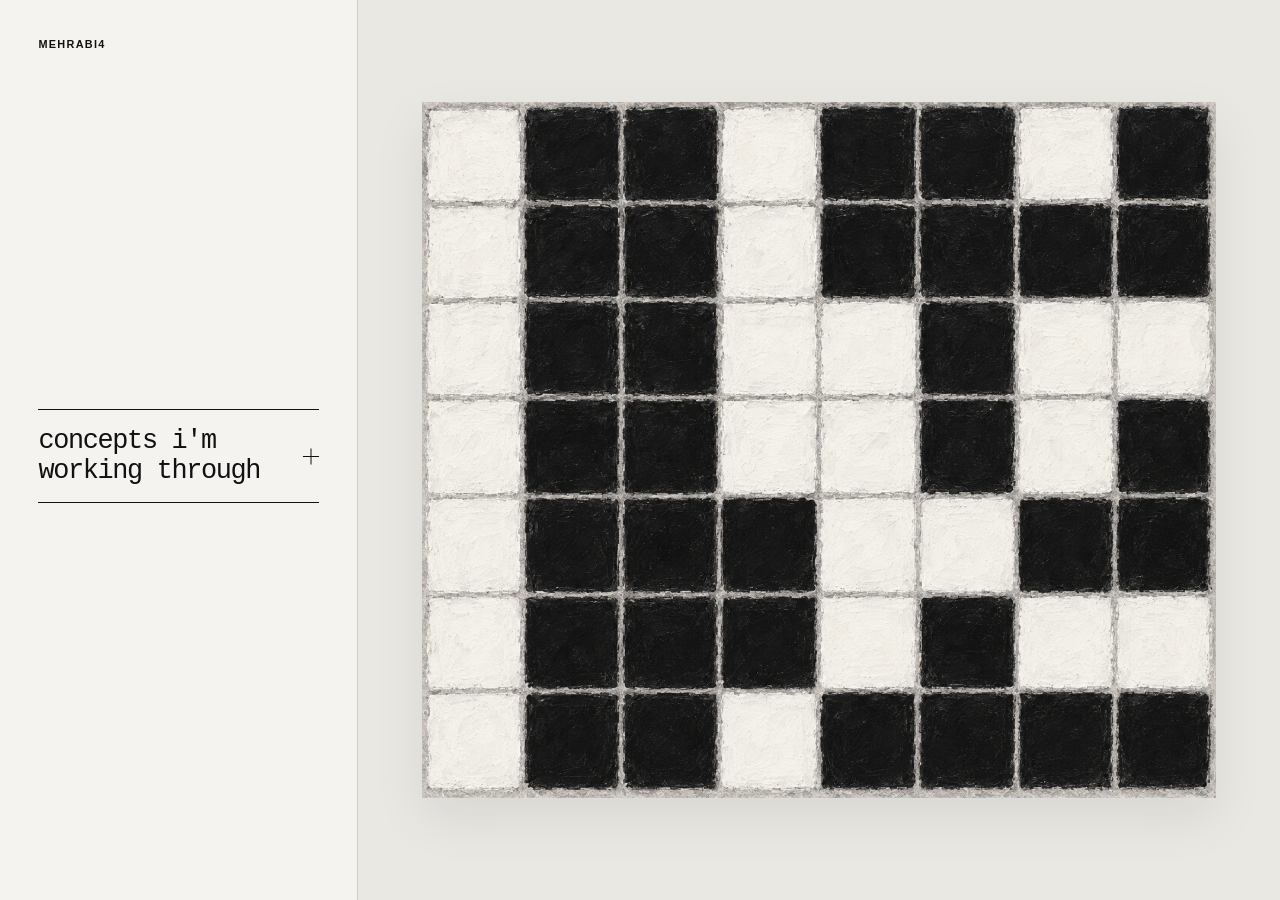
<file: index.html>
<!doctype html>
<html lang="en">
  <head>
    <meta charset="UTF-8" />
    <meta name="viewport" content="width=device-width, initial-scale=1.0" />
    <meta name="description" content="Concept notes from mehrabi4." />
    <meta name="theme-color" content="#f4f3ef" />
    <title>mehrabi4</title>
    <link rel="icon" href="./favicon.svg" type="image/svg+xml" />
    <link rel="stylesheet" href="./styles.css" />
  </head>
  <body>
    <main class="page">
      <aside class="sidebar" aria-label="Site navigation">
        <a class="name" href="./">mehrabi4</a>

        <details class="learning-menu">
          <summary>
            <span>concepts i'm working through</span>
            <span class="menu-mark" aria-hidden="true"></span>
          </summary>

          <ul class="learning-list">
            <!-- Add future concepts here. -->
            <li><a href="./learning/tokenizers/">01&nbsp;&nbsp;tokenizers</a></li>
          </ul>
        </details>
      </aside>

      <section class="artwork" aria-label="Featured artwork">
        <img
          src="./ChatGPT%20Image%20Sep%2015%2C%202026%2C%2005_33_23%20PM.png"
          alt="Black-and-white geometric artwork"
        />
      </section>
    </main>
  </body>
</html>
</file>
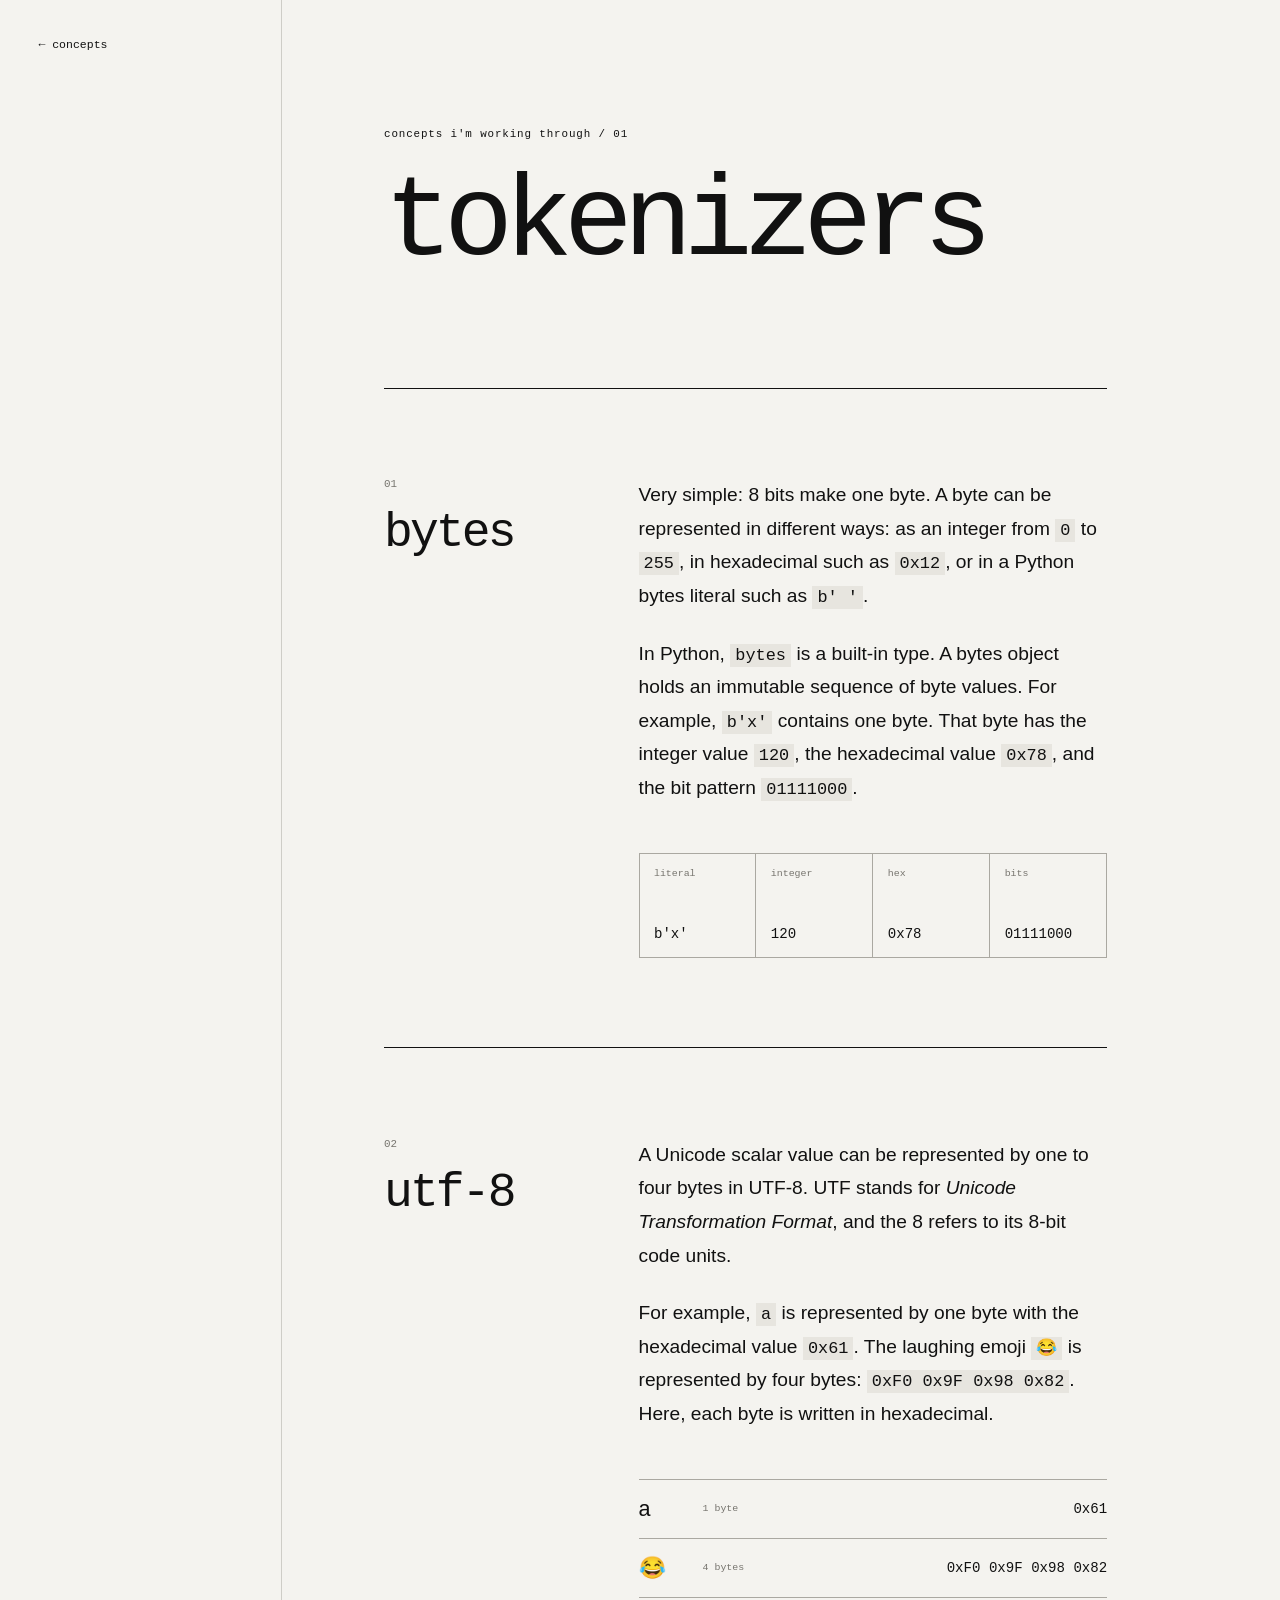
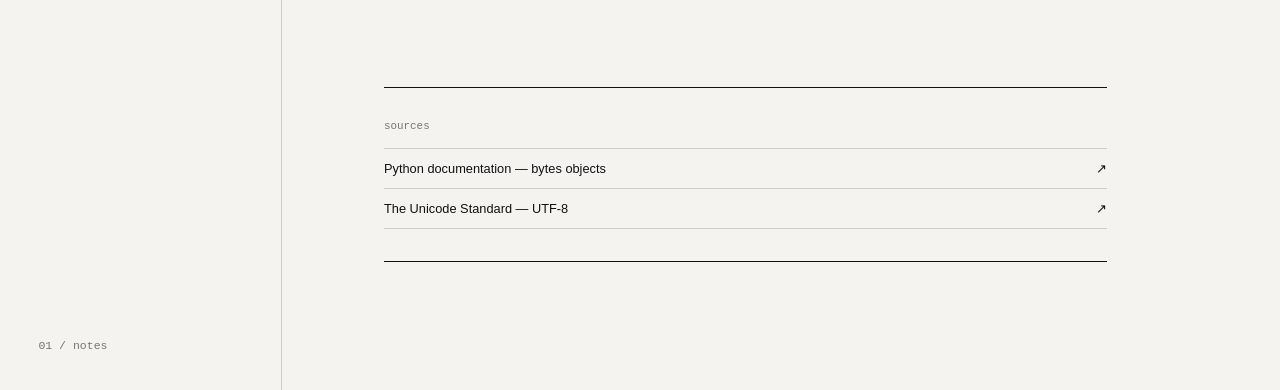
<file: learning/tokenizers/index.html>
<!doctype html>
<html lang="en">
  <head>
    <meta charset="UTF-8" />
    <meta name="viewport" content="width=device-width, initial-scale=1.0" />
    <meta name="description" content="Notes about tokenizers." />
    <meta name="theme-color" content="#f4f3ef" />
    <title>tokenizers — mehrabi4</title>
    <link rel="icon" href="../../favicon.svg" type="image/svg+xml" />
    <link rel="stylesheet" href="../../styles.css" />
  </head>
  <body class="topic-page">
    <main class="topic-layout">
      <aside class="topic-side">
        <a class="back-link" href="../../">&#8592; concepts</a>
        <span class="topic-index">01 / notes</span>
      </aside>

      <article class="topic-content">
        <p class="topic-label">concepts i'm working through / 01</p>
        <h1>tokenizers</h1>

        <div class="concept-notes">
          <section class="concept-section" aria-labelledby="bytes-title">
            <div class="concept-heading">
              <p>01</p>
              <h2 id="bytes-title">bytes</h2>
            </div>

            <div class="concept-copy">
              <p>
                Very simple: 8 bits make one byte. A byte can be represented in different ways: as an integer from
                <code>0</code> to <code>255</code>, in hexadecimal such as <code>0x12</code>, or in a Python bytes
                literal such as <code>b' '</code>.
              </p>
              <p>
                In Python, <code>bytes</code> is a built-in type. A bytes object holds an immutable sequence of byte
                values. For example, <code>b'x'</code> contains one byte. That byte has the integer value
                <code>120</code>, the hexadecimal value <code>0x78</code>, and the bit pattern
                <code>01111000</code>.
              </p>

              <div class="representation" aria-label="The byte for lowercase x shown four ways">
                <div><span>literal</span><strong>b'x'</strong></div>
                <div><span>integer</span><strong>120</strong></div>
                <div><span>hex</span><strong>0x78</strong></div>
                <div><span>bits</span><strong>01111000</strong></div>
              </div>
            </div>
          </section>

          <section class="concept-section" aria-labelledby="utf-title">
            <div class="concept-heading">
              <p>02</p>
              <h2 id="utf-title">utf-8</h2>
            </div>

            <div class="concept-copy">
              <p>
                A Unicode scalar value can be represented by one to four bytes in UTF-8. UTF stands for
                <em>Unicode Transformation Format</em>, and the 8 refers to its 8-bit code units.
              </p>
              <p>
                For example, <code>a</code> is represented by one byte with the hexadecimal value <code>0x61</code>.
                The laughing emoji <code>😂</code> is represented by four bytes:
                <code>0xF0 0x9F 0x98 0x82</code>. Here, each byte is written in hexadecimal.
              </p>

              <div class="encoding-examples" aria-label="UTF-8 encoding examples">
                <div>
                  <strong>a</strong>
                  <span>1 byte</span>
                  <code>0x61</code>
                </div>
                <div>
                  <strong>😂</strong>
                  <span>4 bytes</span>
                  <code>0xF0 0x9F 0x98 0x82</code>
                </div>
              </div>
            </div>
          </section>

          <section class="concept-sources" aria-labelledby="sources-title">
            <p id="sources-title">sources</p>
            <a href="https://docs.python.org/3/library/stdtypes.html#bytes-objects" target="_blank" rel="noreferrer">
              Python documentation — bytes objects <span aria-hidden="true">&#8599;</span>
            </a>
            <a href="https://www.unicode.org/versions/latest/ch03.pdf" target="_blank" rel="noreferrer">
              The Unicode Standard — UTF-8 <span aria-hidden="true">&#8599;</span>
            </a>
          </section>
        </div>
      </article>
    </main>
  </body>
</html>
</file>
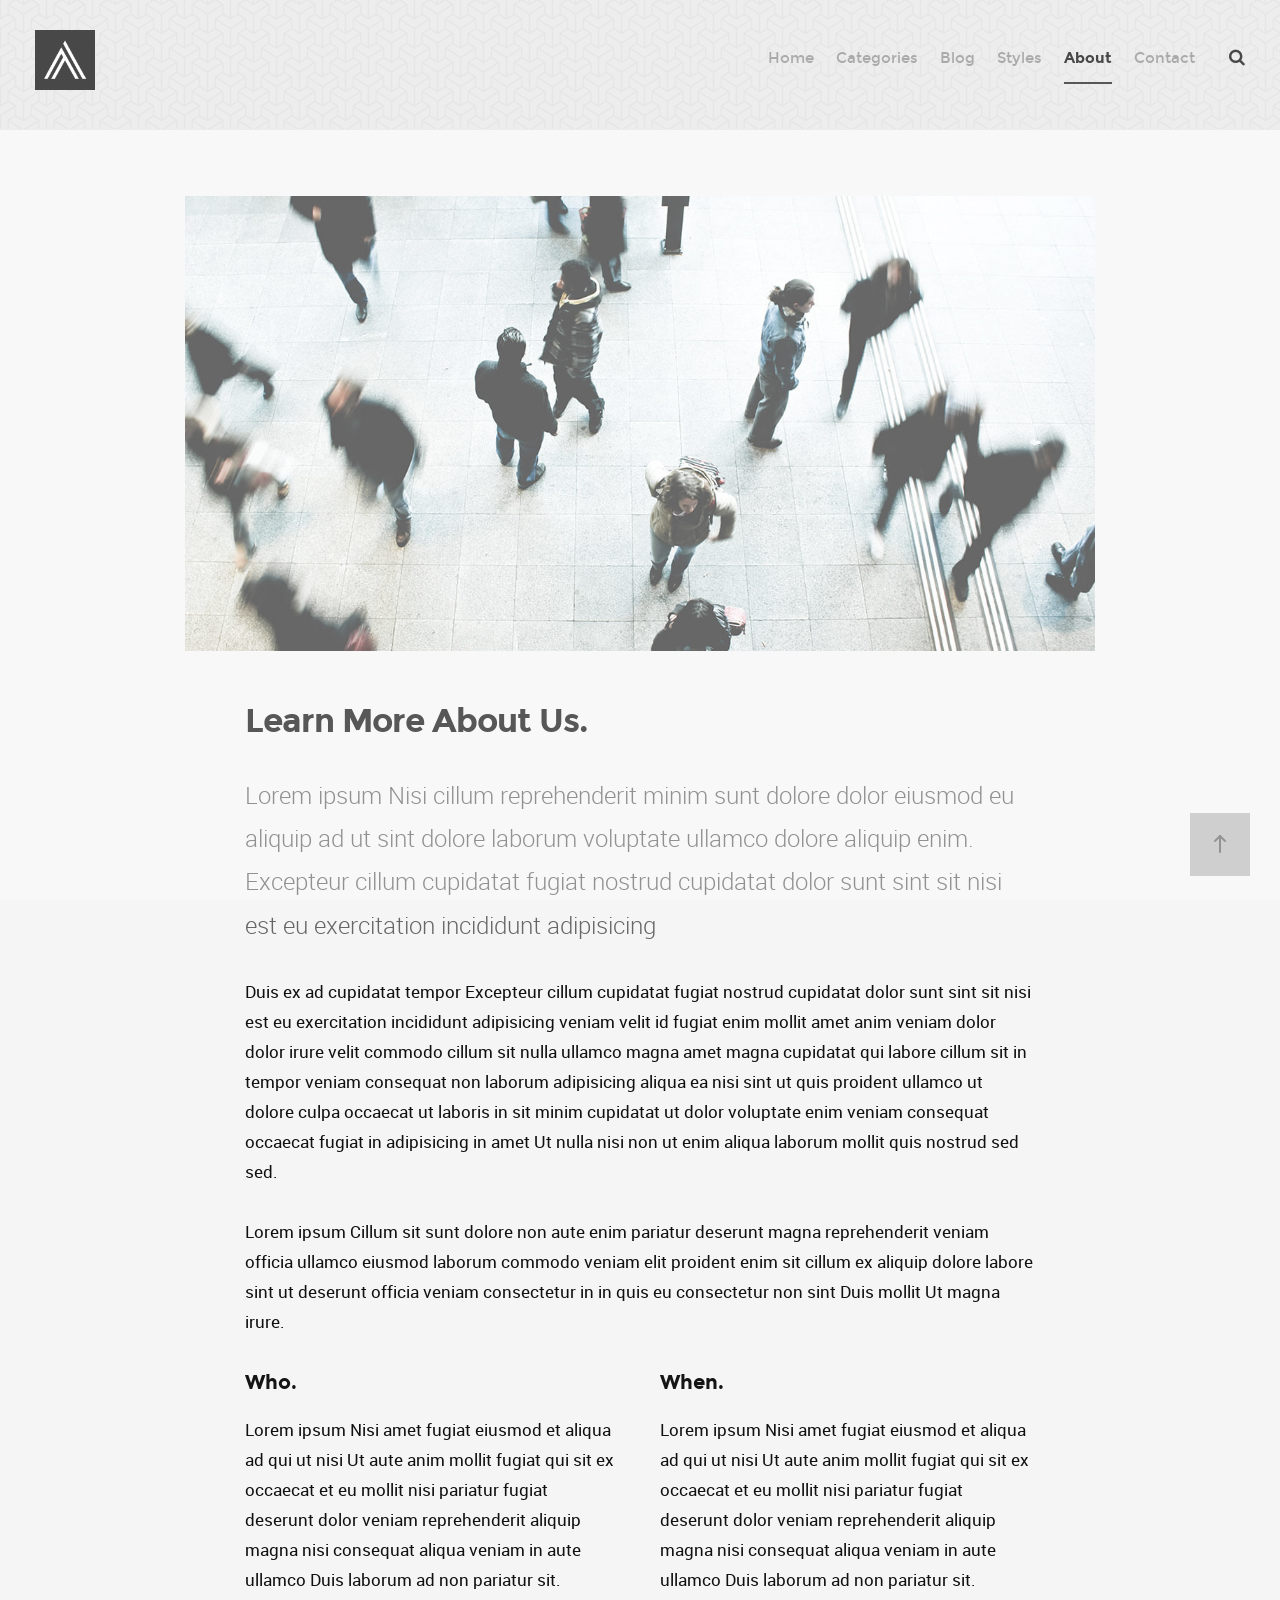
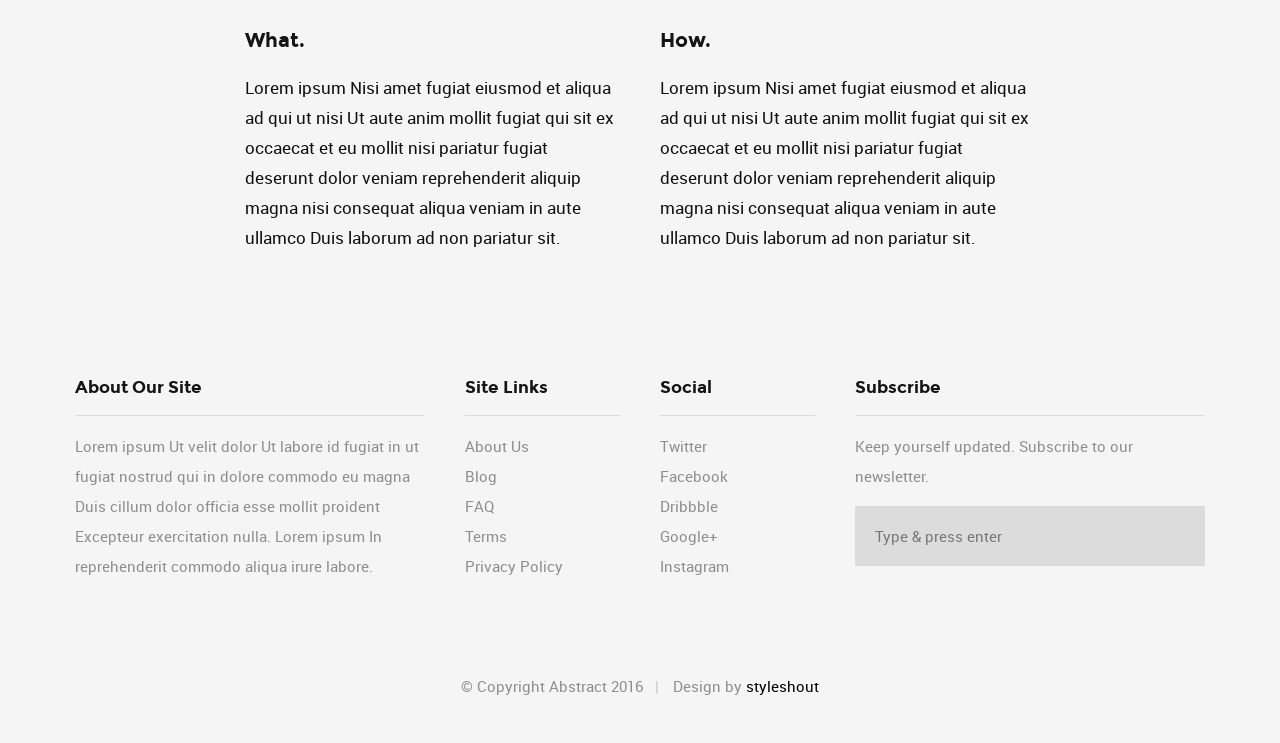
<file: about.html>
<!DOCTYPE html>
<!--[if IE 8 ]><html class="no-js oldie ie8" lang="en"> <![endif]-->
<!--[if IE 9 ]><html class="no-js oldie ie9" lang="en"> <![endif]-->
<!--[if (gte IE 9)|!(IE)]><!--><html class="no-js" lang="en"> <!--<![endif]-->
<head>

   <!--- basic page needs
   ================================================== -->
   <meta charset="utf-8">
	<title>Abstract</title>
	<meta name="description" content="">  
	<meta name="author" content="">

   <!-- mobile specific metas
   ================================================== -->
	<meta name="viewport" content="width=device-width, initial-scale=1, maximum-scale=1">

 	<!-- CSS
   ================================================== -->
   <link rel="stylesheet" href="css/base.css">
   <link rel="stylesheet" href="css/vendor.css">  
   <link rel="stylesheet" href="css/main.css">
        

   <!-- script
   ================================================== -->
	<script src="js/modernizr.js"></script>
	<script src="js/pace.min.js"></script>

   <!-- favicons
	================================================== -->
	<link rel="shortcut icon" href="favicon.ico" type="image/x-icon">
	<link rel="icon" href="favicon.ico" type="image/x-icon">

</head>

<body id="top">

	<!-- header 
   ================================================== -->
   <header class="short-header">   

   	<div class="gradient-block"></div>	

   	<div class="row header-content">

   		<div class="logo">
	         <a href="index.html">Author</a>
	      </div>

	   	<nav id="main-nav-wrap">
				<ul class="main-navigation sf-menu">
					<li><a href="index.html" title="">Home</a></li>									
					<li class="has-children">
						<a href="category.html" title="">Categories</a>
						<ul class="sub-menu">
			            <li><a href="category.html">Wordpress</a></li>
			            <li><a href="category.html">HTML</a></li>
			            <li><a href="category.html">Photography</a></li>
			            <li><a href="category.html">UI</a></li>
			            <li><a href="category.html">Mockups</a></li>
			            <li><a href="category.html">Branding</a></li>
			         </ul>
					</li>
					<li class="has-children">
						<a href="single-standard.html" title="">Blog</a>
						<ul class="sub-menu">
			            <li><a href="single-video.html">Video Post</a></li>
			            <li><a href="single-audio.html">Audio Post</a></li>
			            <li><a href="single-gallery.html">Gallery Post</a></li>
			            <li><a href="single-standard.html">Standard Post</a></li>
			         </ul>
					</li>
					<li><a href="style-guide.html" title="">Styles</a></li>
					<li class="current"><a href="about.html" title="">About</a></li>	
					<li><a href="contact.html" title="">Contact</a></li>										
				</ul>
			</nav> <!-- end main-nav-wrap -->

			<div class="search-wrap">
				
				<form role="search" method="get" class="search-form" action="#">
					<label>
						<span class="hide-content">Search for:</span>
						<input type="search" class="search-field" placeholder="Type Your Keywords" value="" name="s" title="Search for:" autocomplete="off">
					</label>
					<input type="submit" class="search-submit" value="Search">
				</form>

				<a href="#" id="close-search" class="close-btn">Close</a>

			</div> <!-- end search wrap -->	

			<div class="triggers">
				<a class="search-trigger" href="#"><i class="fa fa-search"></i></a>
				<a class="menu-toggle" href="#"><span>Menu</span></a>
			</div> <!-- end triggers -->	
   		
   	</div>     		
   	
   </header> <!-- end header -->


   <!-- content
   ================================================== -->
   <section id="content-wrap" class="site-page">
   	<div class="row">
   		<div class="col-twelve">

   			<section>  

   				<div class="content-media">						
						<img src="images/thumbs/about-us.jpg">						  
					</div>

					<div class="primary-content">

						<h1 class="entry-title add-bottom">Learn More About Us.</h1>	

						<p class="lead">Lorem ipsum Nisi cillum reprehenderit minim sunt dolore dolor eiusmod eu aliquip ad ut sint dolore laborum voluptate ullamco dolore aliquip enim. Excepteur cillum cupidatat fugiat nostrud cupidatat dolor sunt sint sit nisi est eu exercitation incididunt adipisicing</p> 

						<p>Duis ex ad cupidatat tempor Excepteur cillum cupidatat fugiat nostrud cupidatat dolor sunt sint sit nisi est eu exercitation incididunt adipisicing veniam velit id fugiat enim mollit amet anim veniam dolor dolor irure velit commodo cillum sit nulla ullamco magna amet magna cupidatat qui labore cillum sit in tempor veniam consequat non laborum adipisicing aliqua ea nisi sint ut quis proident ullamco ut dolore culpa occaecat ut laboris in sit minim cupidatat ut dolor voluptate enim veniam consequat occaecat fugiat in adipisicing in amet Ut nulla nisi non ut enim aliqua laborum mollit quis nostrud sed sed.</p>

						<p>Lorem ipsum Cillum sit sunt dolore non aute enim pariatur deserunt magna reprehenderit veniam officia ullamco eiusmod laborum commodo veniam elit proident enim sit cillum ex aliquip dolore labore sint ut deserunt officia veniam consectetur in in quis eu consectetur non sint Duis mollit Ut magna irure.</p>

						<div class="row block-1-2 block-tab-full">
							<div class="bgrid">
								<h3>Who.</h3>
								<p>Lorem ipsum Nisi amet fugiat eiusmod et aliqua ad qui ut nisi Ut aute anim mollit fugiat qui sit ex occaecat et eu mollit nisi pariatur fugiat deserunt dolor veniam reprehenderit aliquip magna nisi consequat aliqua veniam in aute ullamco Duis laborum ad non pariatur sit.</p>
							</div>

							<div class="bgrid">
								<h3>When.</h3>
								<p>Lorem ipsum Nisi amet fugiat eiusmod et aliqua ad qui ut nisi Ut aute anim mollit fugiat qui sit ex occaecat et eu mollit nisi pariatur fugiat deserunt dolor veniam reprehenderit aliquip magna nisi consequat aliqua veniam in aute ullamco Duis laborum ad non pariatur sit.</p>
							</div>

							<div class="bgrid">
								<h3>What.</h3>
								<p>Lorem ipsum Nisi amet fugiat eiusmod et aliqua ad qui ut nisi Ut aute anim mollit fugiat qui sit ex occaecat et eu mollit nisi pariatur fugiat deserunt dolor veniam reprehenderit aliquip magna nisi consequat aliqua veniam in aute ullamco Duis laborum ad non pariatur sit.</p>
							</div>

							<div class="bgrid">
								<h3>How.</h3>
								<p>Lorem ipsum Nisi amet fugiat eiusmod et aliqua ad qui ut nisi Ut aute anim mollit fugiat qui sit ex occaecat et eu mollit nisi pariatur fugiat deserunt dolor veniam reprehenderit aliquip magna nisi consequat aliqua veniam in aute ullamco Duis laborum ad non pariatur sit.</p>
							</div>

						</div>

					</div>						

				</section>  		

			</div> <!-- end col-twelve -->
   	</div> <!-- end row -->
		
   </section> <!-- end content -->

   
   <!-- footer
   ================================================== -->
   <footer>

   	<div class="footer-main">

   		<div class="row">  

	      	<div class="col-four tab-full mob-full footer-info">            

	            <h4>About Our Site</h4>

	               <p>
		          	Lorem ipsum Ut velit dolor Ut labore id fugiat in ut fugiat nostrud qui in dolore commodo eu magna Duis cillum dolor officia esse mollit proident Excepteur exercitation nulla. Lorem ipsum In reprehenderit commodo aliqua irure labore.
		          	</p>

		      </div> <!-- end footer-info -->

	      	<div class="col-two tab-1-3 mob-1-2 site-links">

	      		<h4>Site Links</h4>

	      		<ul>
	      			<li><a href="#">About Us</a></li>
						<li><a href="#">Blog</a></li>
						<li><a href="#">FAQ</a></li>
						<li><a href="#">Terms</a></li>
						<li><a href="#">Privacy Policy</a></li>
					</ul>

	      	</div> <!-- end site-links -->  

	      	<div class="col-two tab-1-3 mob-1-2 social-links">

	      		<h4>Social</h4>

	      		<ul>
	      			<li><a href="#">Twitter</a></li>
						<li><a href="#">Facebook</a></li>
						<li><a href="#">Dribbble</a></li>
						<li><a href="#">Google+</a></li>
						<li><a href="#">Instagram</a></li>
					</ul>
	      	           	
	      	</div> <!-- end social links --> 

	      	<div class="col-four tab-1-3 mob-full footer-subscribe">

	      		<h4>Subscribe</h4>

	      		<p>Keep yourself updated. Subscribe to our newsletter.</p>

	      		<div class="subscribe-form">
	      	
	      			<form id="mc-form" class="group" novalidate="true">

							<input type="email" value="" name="dEmail" class="email" id="mc-email" placeholder="Type &amp; press enter" required=""> 
	   		
			   			<input type="submit" name="subscribe" >
		   	
		   				<label for="mc-email" class="subscribe-message"></label>
			
						</form>

	      		</div>	      		
	      	           	
	      	</div> <!-- end subscribe -->         

	      </div> <!-- end row -->

   	</div> <!-- end footer-main -->

      <div class="footer-bottom">
      	<div class="row">

      		<div class="col-twelve">
	      		<div class="copyright">
		         	<span>© Copyright Abstract 2016</span> 
		         	<span>Design by <a href="http://www.styleshout.com/">styleshout</a></span>		         	
		         </div>

		         <div id="go-top">
		            <a class="smoothscroll" title="Back to Top" href="#top"><i class="icon icon-arrow-up"></i></a>
		         </div>         
	      	</div>

      	</div> 
      </div> <!-- end footer-bottom -->  

   </footer>  

   <div id="preloader"> 
    	<div id="loader"></div>
   </div> 

   <!-- Java Script
   ================================================== --> 
   <script src="js/jquery-2.1.3.min.js"></script>
   <script src="js/plugins.js"></script>
   <script src="js/main.js"></script>

</body>

</html>
</file>
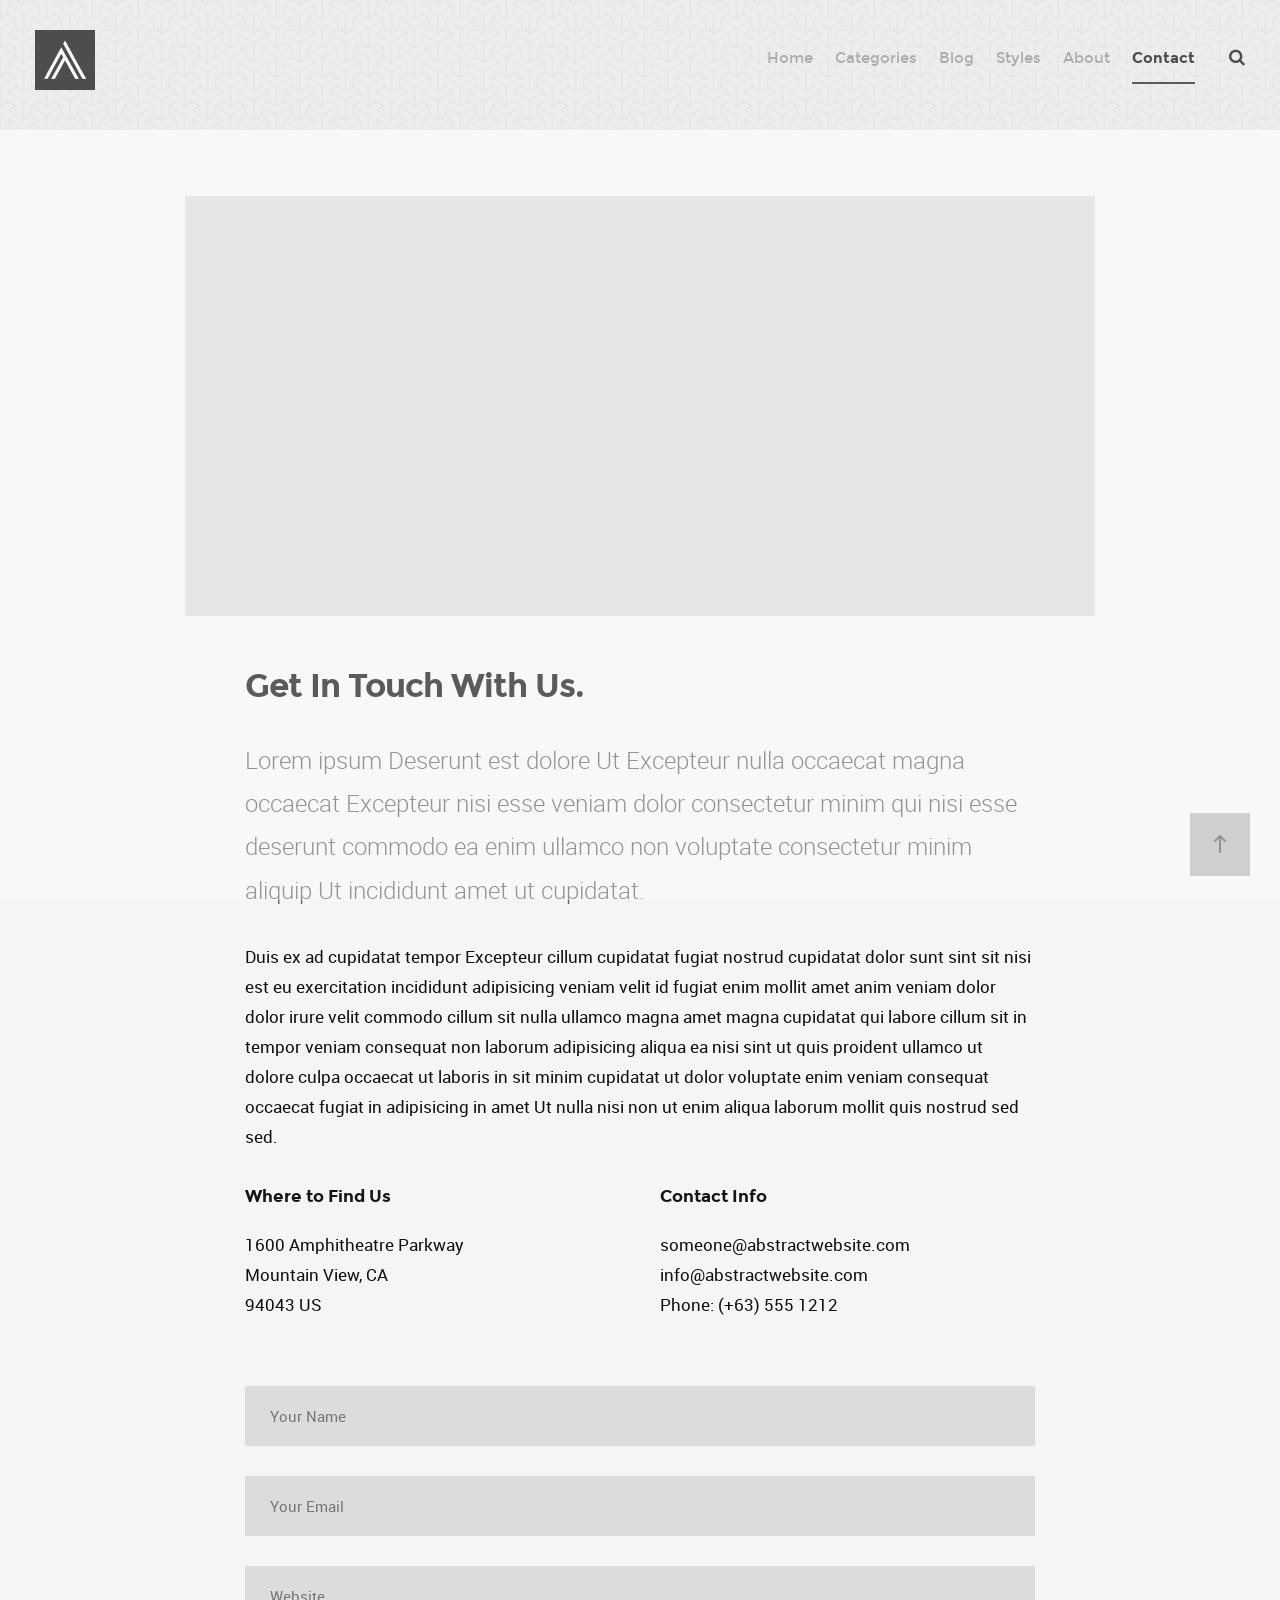
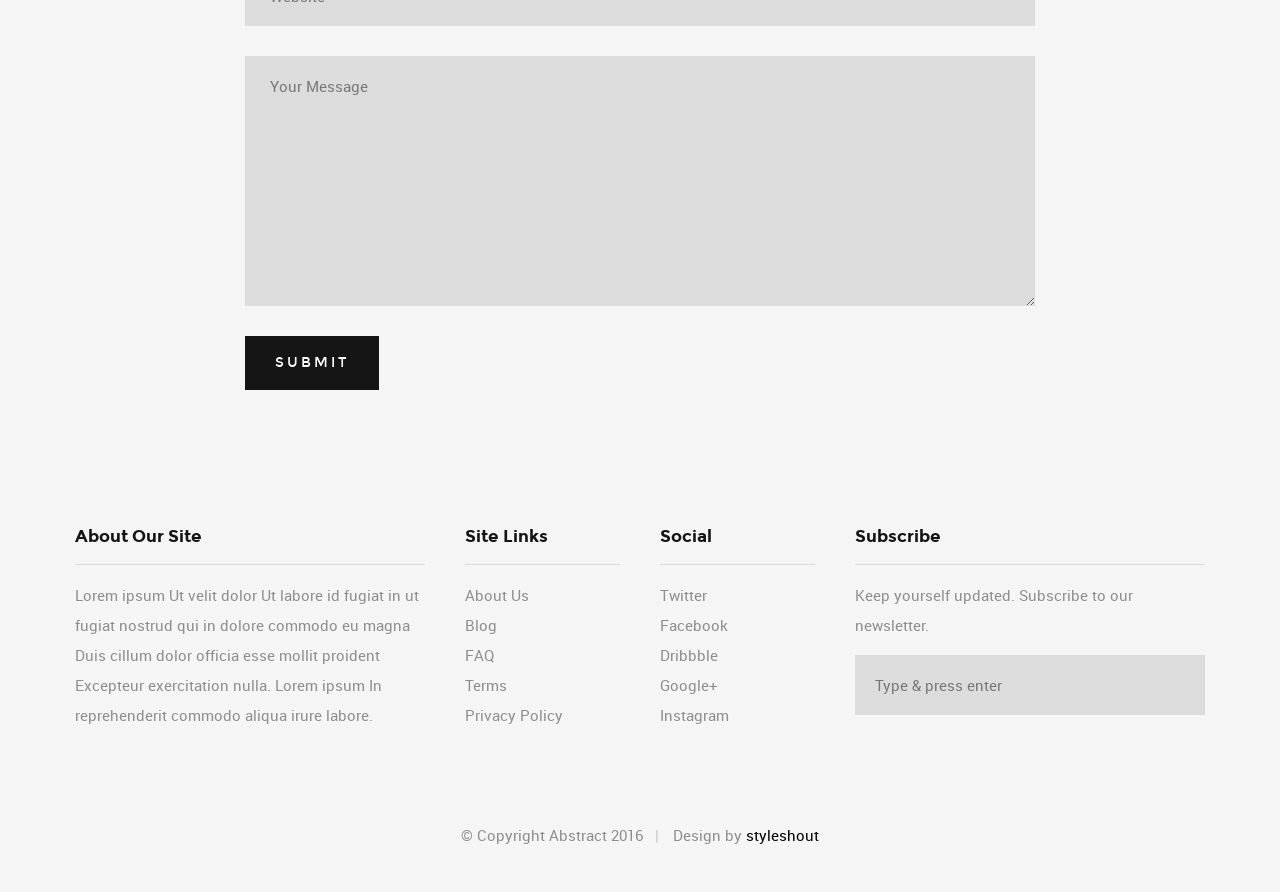
<file: contact.html>
<!DOCTYPE html>
<!--[if IE 8 ]><html class="no-js oldie ie8" lang="en"> <![endif]-->
<!--[if IE 9 ]><html class="no-js oldie ie9" lang="en"> <![endif]-->
<!--[if (gte IE 9)|!(IE)]><!--><html class="no-js" lang="en"> <!--<![endif]-->
<head>

   <!--- basic page needs
   ================================================== -->
   <meta charset="utf-8">
	<title>Contact Page - Abstract</title>
	<meta name="description" content="">  
	<meta name="author" content="">

   <!-- mobile specific metas
   ================================================== -->
	<meta name="viewport" content="width=device-width, initial-scale=1, maximum-scale=1">

 	<!-- CSS
   ================================================== -->
   <link rel="stylesheet" href="css/base.css">
   <link rel="stylesheet" href="css/vendor.css">  
   <link rel="stylesheet" href="css/main.css">        

   <!-- script
   ================================================== -->
	<script src="js/modernizr.js"></script>
	<script src="js/pace.min.js"></script>

   <!-- favicons
	================================================== -->
	<link rel="shortcut icon" href="favicon.ico" type="image/x-icon">
	<link rel="icon" href="favicon.ico" type="image/x-icon">

</head>

<body id="top">

	<!-- header 
   ================================================== -->
   <header class="short-header">   

   	<div class="gradient-block"></div>	

   	<div class="row header-content">

   		<div class="logo">
	         <a href="index.html">Author</a>
	      </div>

	   	<nav id="main-nav-wrap">
				<ul class="main-navigation sf-menu">
					<li><a href="index.html" title="">Home</a></li>									
					<li class="has-children">
						<a href="category.html" title="">Categories</a>
						<ul class="sub-menu">
			            <li><a href="category.html">Wordpress</a></li>
			            <li><a href="category.html">HTML</a></li>
			            <li><a href="category.html">Photography</a></li>
			            <li><a href="category.html">UI</a></li>
			            <li><a href="category.html">Mockups</a></li>
			            <li><a href="category.html">Branding</a></li>
			         </ul>
					</li>
					<li class="has-children">
						<a href="single-standard.html" title="">Blog</a>
						<ul class="sub-menu">
			            <li><a href="single-video.html">Video Post</a></li>
			            <li><a href="single-audio.html">Audio Post</a></li>
			            <li><a href="single-gallery.html">Gallery Post</a></li>
			            <li><a href="single-standard.html">Standard Post</a></li>
			         </ul>
					</li>
					<li><a href="style-guide.html" title="">Styles</a></li>
					<li><a href="about.html" title="">About</a></li>	
					<li class="current"><a href="contact.html" title="">Contact</a></li>										
				</ul>
			</nav> <!-- end main-nav-wrap -->

			<div class="search-wrap">
				
				<form role="search" method="get" class="search-form" action="#">
					<label>
						<span class="hide-content">Search for:</span>
						<input type="search" class="search-field" placeholder="Type Your Keywords" value="" name="s" title="Search for:" autocomplete="off">
					</label>
					<input type="submit" class="search-submit" value="Search">
				</form>

				<a href="#" id="close-search" class="close-btn">Close</a>

			</div> <!-- end search wrap -->	

			<div class="triggers">
				<a class="search-trigger" href="#"><i class="fa fa-search"></i></a>
				<a class="menu-toggle" href="#"><span>Menu</span></a>
			</div> <!-- end triggers -->	
   		
   	</div>     		
   	
   </header> <!-- end header -->


   <!-- content
   ================================================== -->
   <section id="content-wrap" class="site-page">
   	<div class="row">
   		<div class="col-twelve">

   			<section>  

   				<div class="content-media">
						<div id="map-wrap">
			   			<div id="map-container"></div>
					      <div id="map-zoom-in"></div>
							<div id="map-zoom-out"></div>
			   		</div>  
					</div>

					<div class="primary-content">

						<h1 class="entry-title add-bottom">Get In Touch With Us.</h1>	

						<p class="lead">Lorem ipsum Deserunt est dolore Ut Excepteur nulla occaecat magna occaecat Excepteur nisi esse veniam dolor consectetur minim qui nisi esse deserunt commodo ea enim ullamco non voluptate consectetur minim aliquip Ut incididunt amet ut cupidatat.</p> 

						<p>Duis ex ad cupidatat tempor Excepteur cillum cupidatat fugiat nostrud cupidatat dolor sunt sint sit nisi est eu exercitation incididunt adipisicing veniam velit id fugiat enim mollit amet anim veniam dolor dolor irure velit commodo cillum sit nulla ullamco magna amet magna cupidatat qui labore cillum sit in tempor veniam consequat non laborum adipisicing aliqua ea nisi sint ut quis proident ullamco ut dolore culpa occaecat ut laboris in sit minim cupidatat ut dolor voluptate enim veniam consequat occaecat fugiat in adipisicing in amet Ut nulla nisi non ut enim aliqua laborum mollit quis nostrud sed sed.</p>

						<div class="row">
							<div class="col-six tab-full">
								<h4>Where to Find Us</h4>

					  			<p>
					         1600 Amphitheatre Parkway<br>
					         Mountain View, CA<br>
					         94043 US
					         </p>

							</div>

							<div class="col-six tab-full">
								<h4>Contact Info</h4>

				   			<p>someone@abstractwebsite.com<br>
							   	info@abstractwebsite.com <br>
							   	Phone: (+63) 555 1212			     
							   </p>

							</div>

						</div>

						<form name="cForm" id="cForm" method="post" action="">
	  					   <fieldset>

	                     <div class="form-field">
	  						      <input name="cName" type="text" id="cName" class="full-width" placeholder="Your Name" value="">
	                     </div>

	                     <div class="form-field">
	  						      <input name="cEmail" type="text" id="cEmail" class="full-width" placeholder="Your Email" value="">
	                     </div>

	                     <div class="form-field">
	  						      <input name="cWebsite" type="text" id="cWebsite" class="full-width" placeholder="Website"  value="">
	                     </div>

	                     <div class="message form-field">
	                        <textarea name="cMessage" id="cMessage" class="full-width" placeholder="Your Message" ></textarea>
	                     </div>

	                     <button type="submit" class="submit button-primary full-width-on-mobile">Submit</button>

	  					   </fieldset>
  				      </form> <!-- end form -->

				</section>
   		

			</div> <!-- end col-twelve -->
   	</div> <!-- end row -->		
   </section> <!-- end content -->

   
   <!-- footer
   ================================================== -->
   <footer>

   	<div class="footer-main">

   		<div class="row">  

	      	<div class="col-four tab-full mob-full footer-info">            

	            <h4>About Our Site</h4>

	               <p>
		          	Lorem ipsum Ut velit dolor Ut labore id fugiat in ut fugiat nostrud qui in dolore commodo eu magna Duis cillum dolor officia esse mollit proident Excepteur exercitation nulla. Lorem ipsum In reprehenderit commodo aliqua irure labore.
		          	</p>

		      </div> <!-- end footer-info -->

	      	<div class="col-two tab-1-3 mob-1-2 site-links">

	      		<h4>Site Links</h4>

	      		<ul>
	      			<li><a href="#">About Us</a></li>
						<li><a href="#">Blog</a></li>
						<li><a href="#">FAQ</a></li>
						<li><a href="#">Terms</a></li>
						<li><a href="#">Privacy Policy</a></li>
					</ul>

	      	</div> <!-- end site-links -->  

	      	<div class="col-two tab-1-3 mob-1-2 social-links">

	      		<h4>Social</h4>

	      		<ul>
	      			<li><a href="#">Twitter</a></li>
						<li><a href="#">Facebook</a></li>
						<li><a href="#">Dribbble</a></li>
						<li><a href="#">Google+</a></li>
						<li><a href="#">Instagram</a></li>
					</ul>
	      	           	
	      	</div> <!-- end social links --> 

	      	<div class="col-four tab-1-3 mob-full footer-subscribe">

	      		<h4>Subscribe</h4>

	      		<p>Keep yourself updated. Subscribe to our newsletter.</p>

	      		<div class="subscribe-form">
	      	
	      			<form id="mc-form" class="group" novalidate="true">

							<input type="email" value="" name="dEmail" class="email" id="mc-email" placeholder="Type &amp; press enter" required=""> 
	   		
			   			<input type="submit" name="subscribe" >
		   	
		   				<label for="mc-email" class="subscribe-message"></label>
			
						</form>

	      		</div>	      		
	      	           	
	      	</div> <!-- end subscribe -->         

	      </div> <!-- end row -->

   	</div> <!-- end footer-main -->

      <div class="footer-bottom">
      	<div class="row">

      		<div class="col-twelve">
	      		<div class="copyright">
		         	<span>© Copyright Abstract 2016</span> 
		         	<span>Design by <a href="http://www.styleshout.com/">styleshout</a></span>		         	
		         </div>

		         <div id="go-top">
		            <a class="smoothscroll" title="Back to Top" href="#top"><i class="icon icon-arrow-up"></i></a>
		         </div>         
	      	</div>

      	</div> 
      </div> <!-- end footer-bottom -->  

   </footer>  

   <div id="preloader"> 
    	<div id="loader"></div>
   </div> 

   <!-- Java Script
   ================================================== --> 
   <script src="js/jquery-2.1.3.min.js"></script>
   <script src="js/plugins.js"></script>
   <script src="http://maps.google.com/maps/api/js?v=3.13&amp;sensor=false"></script>
   <script src="js/main.js"></script>  

</body>

</html>
</file>
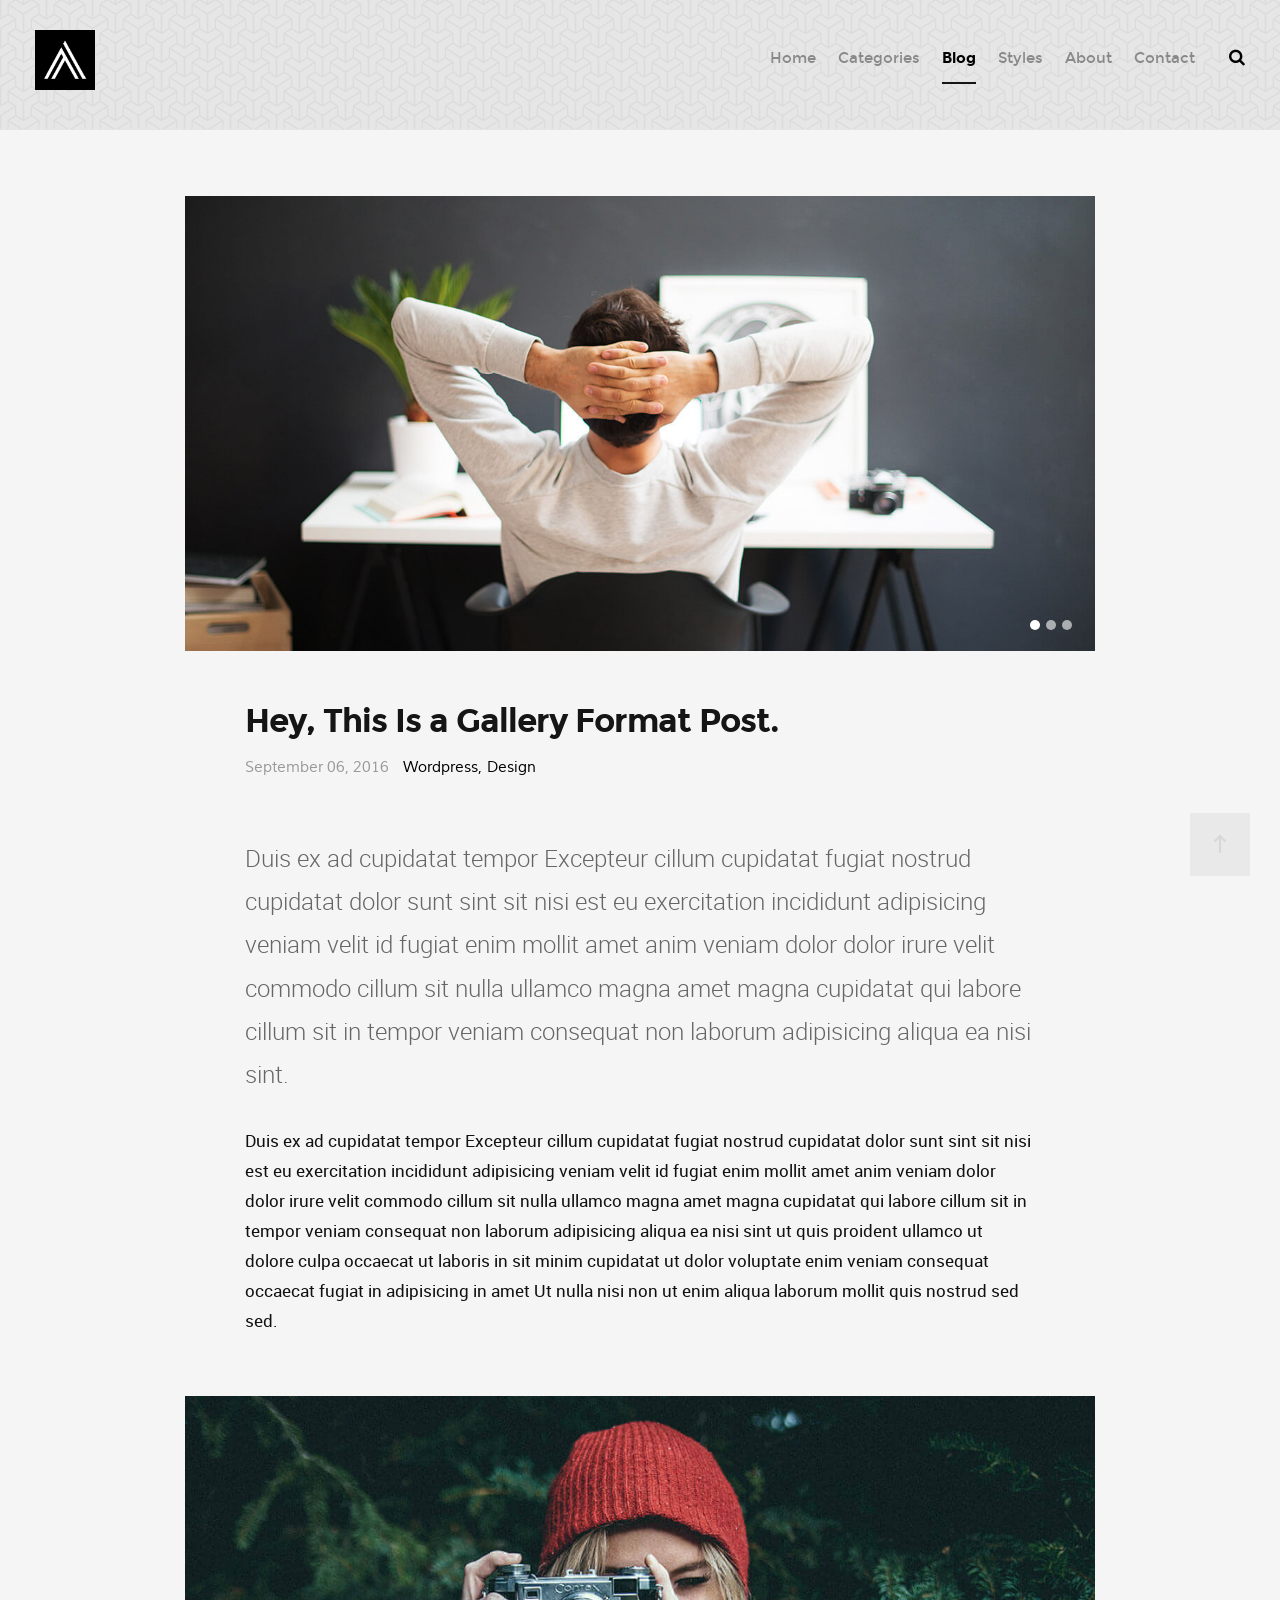
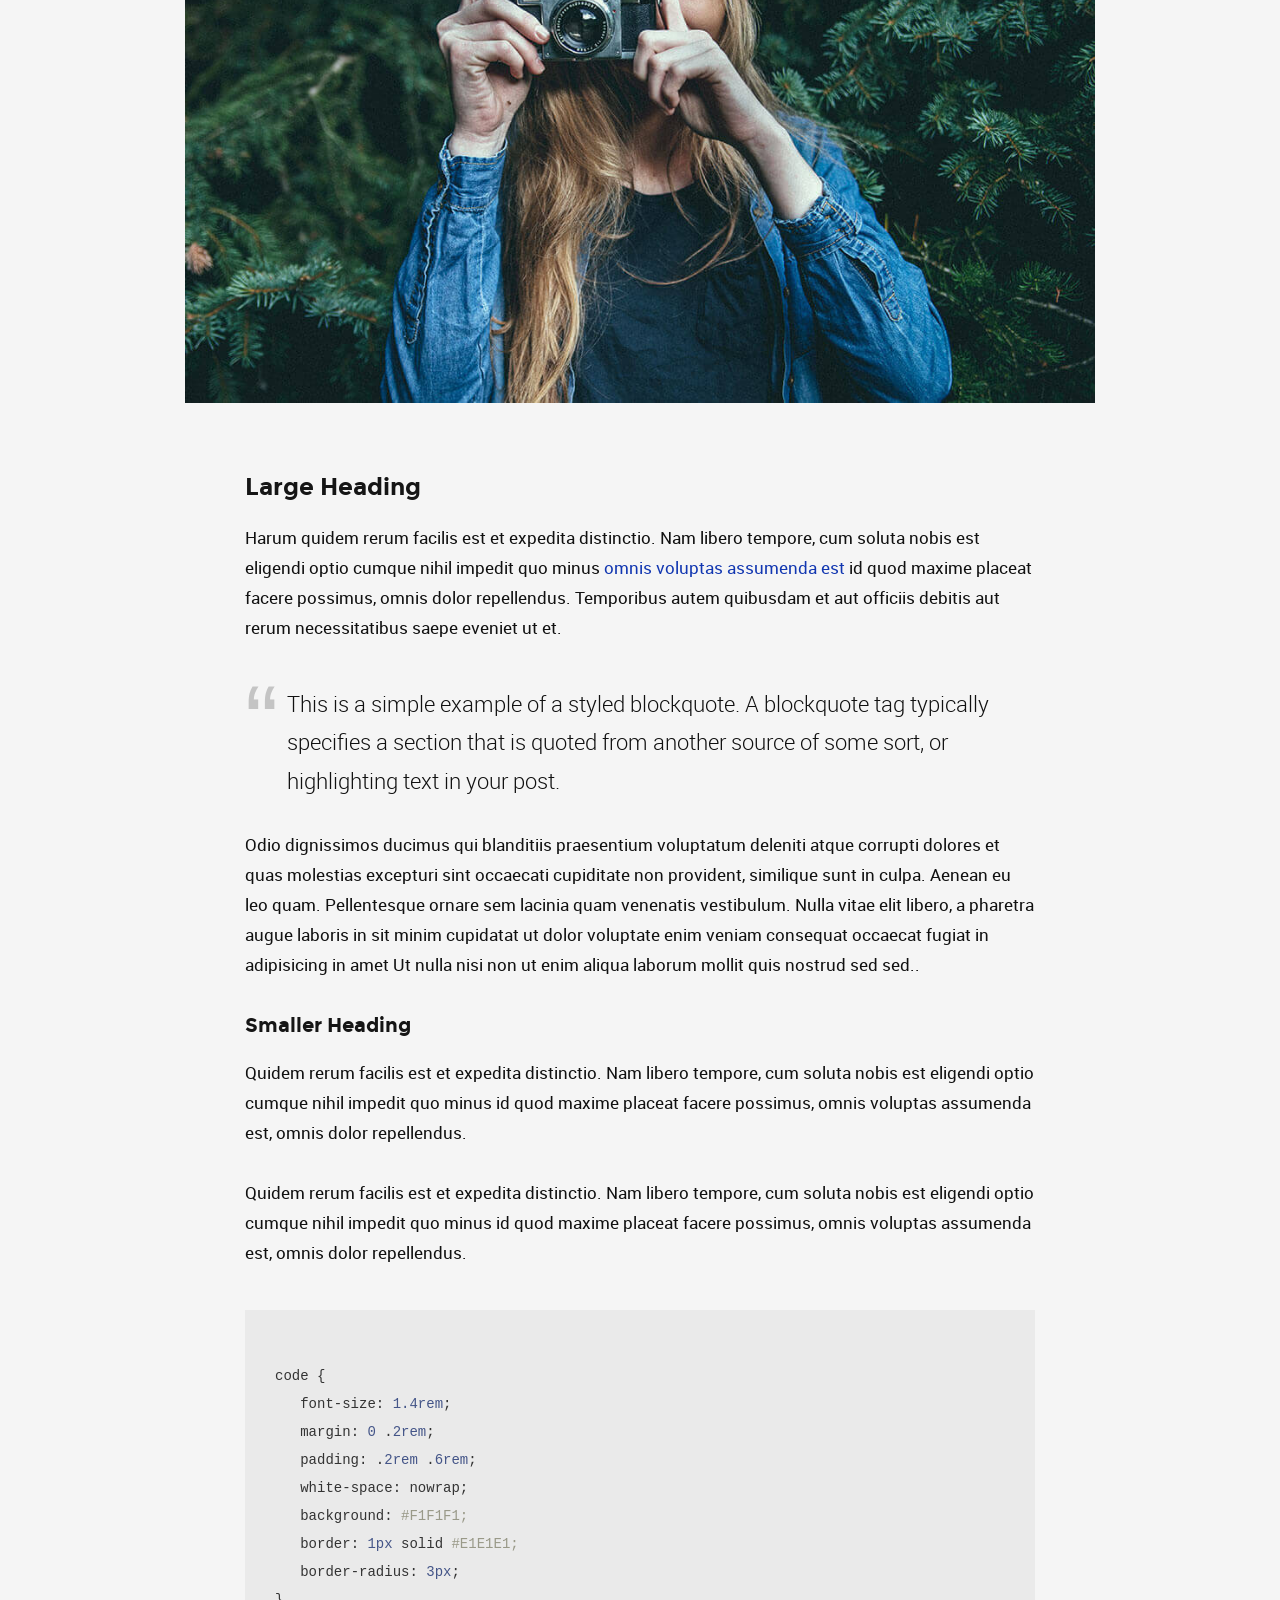
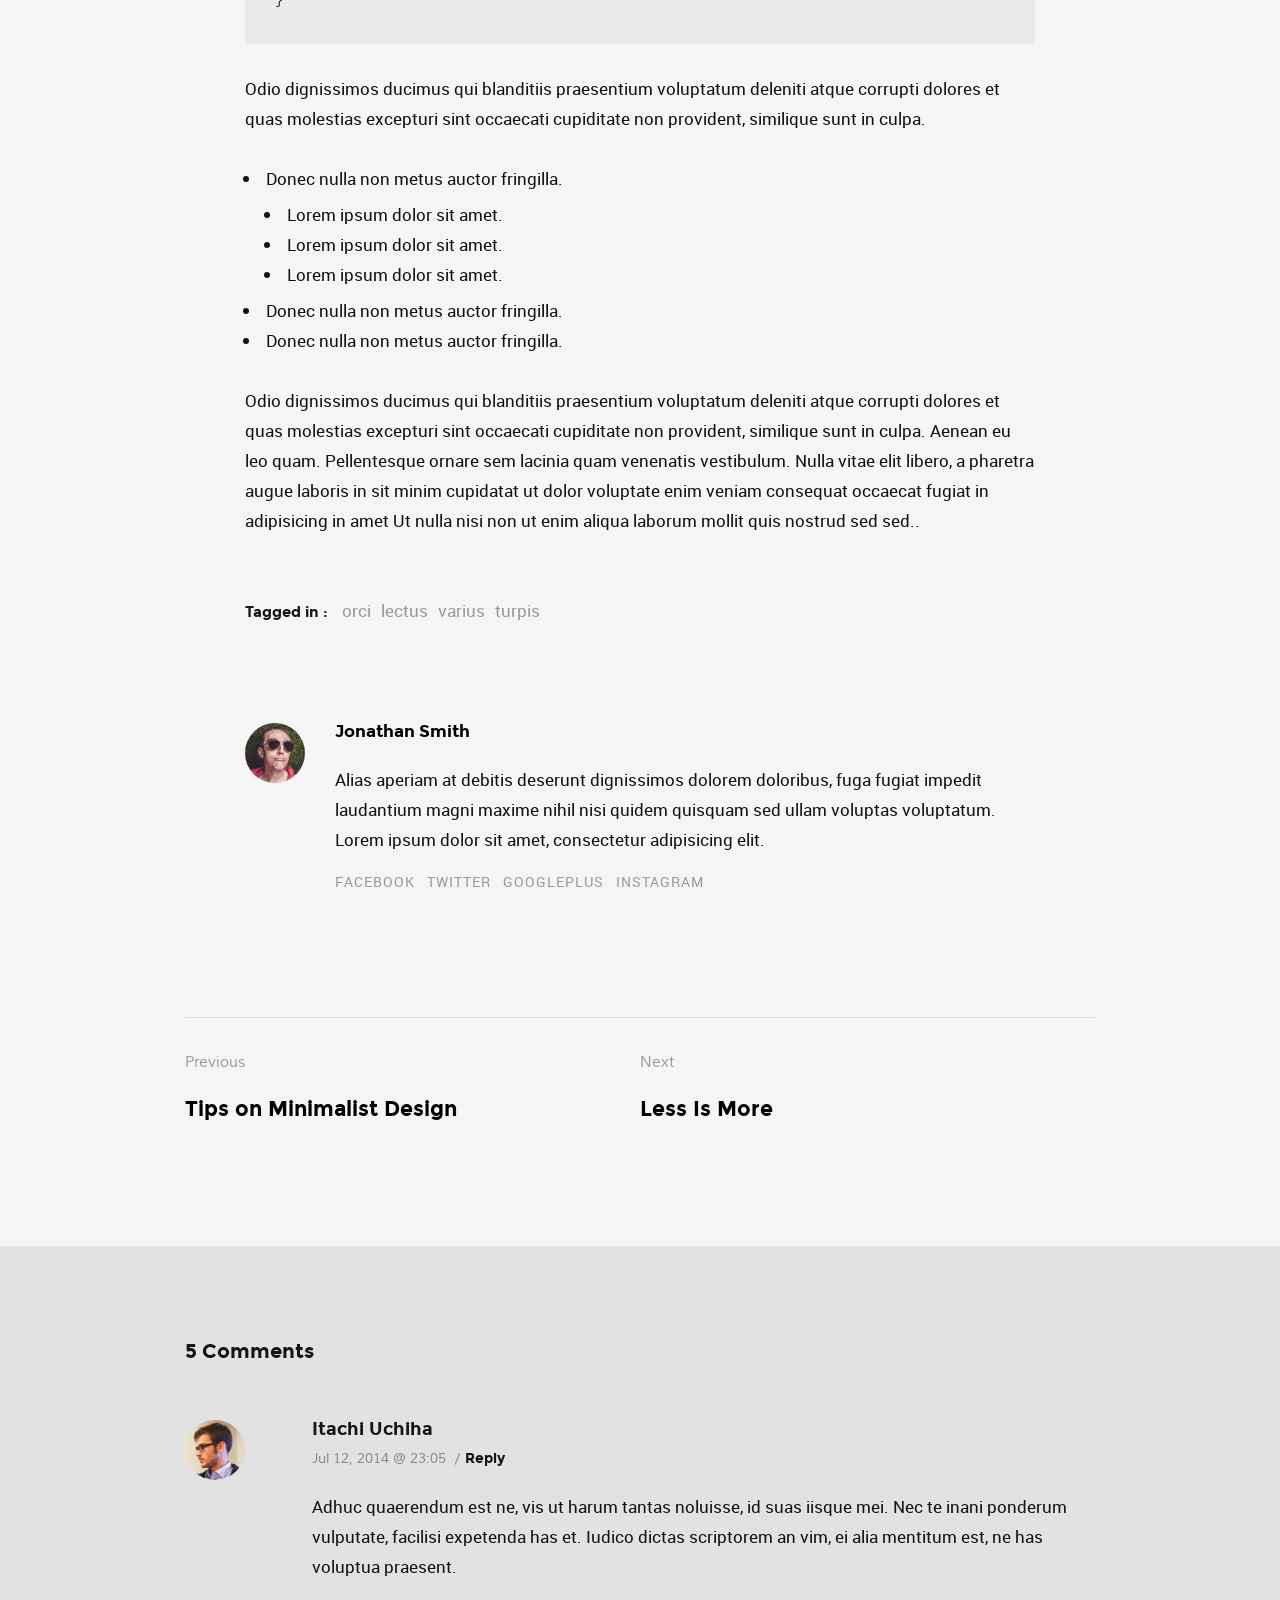
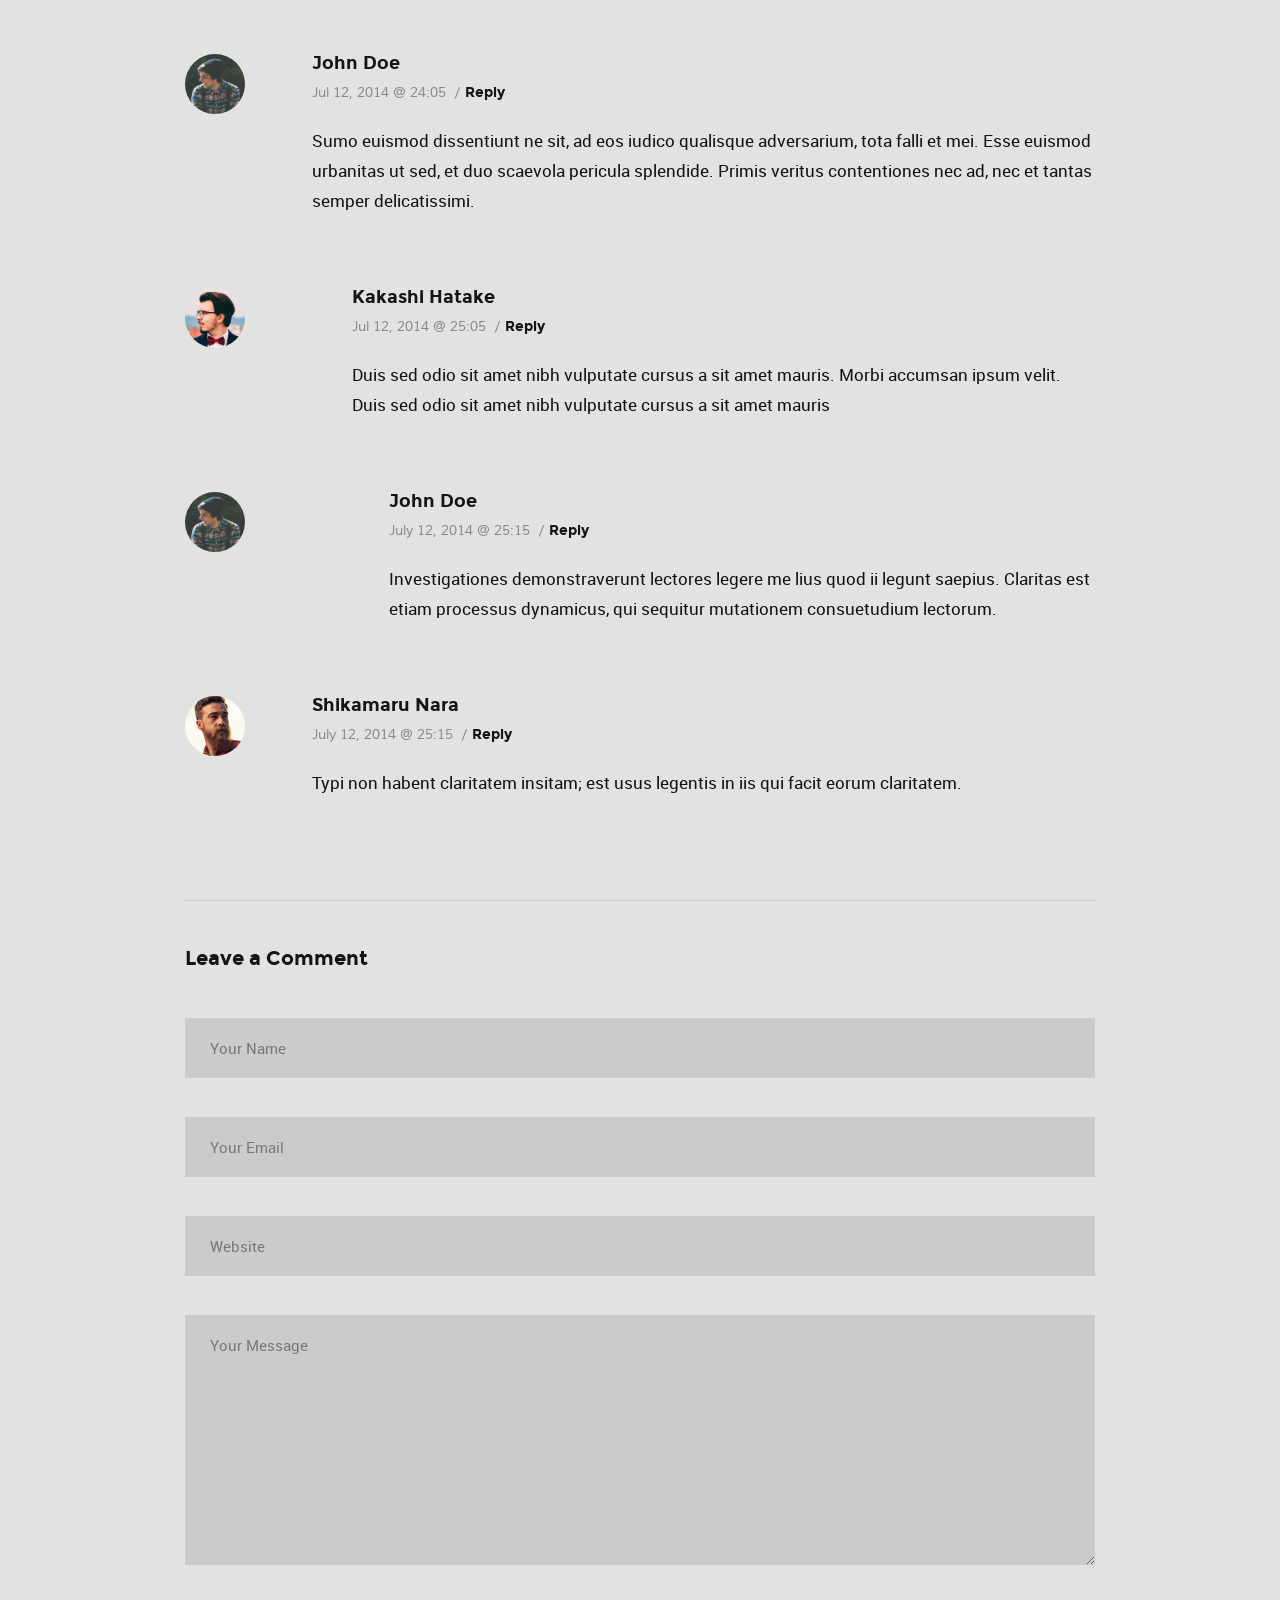
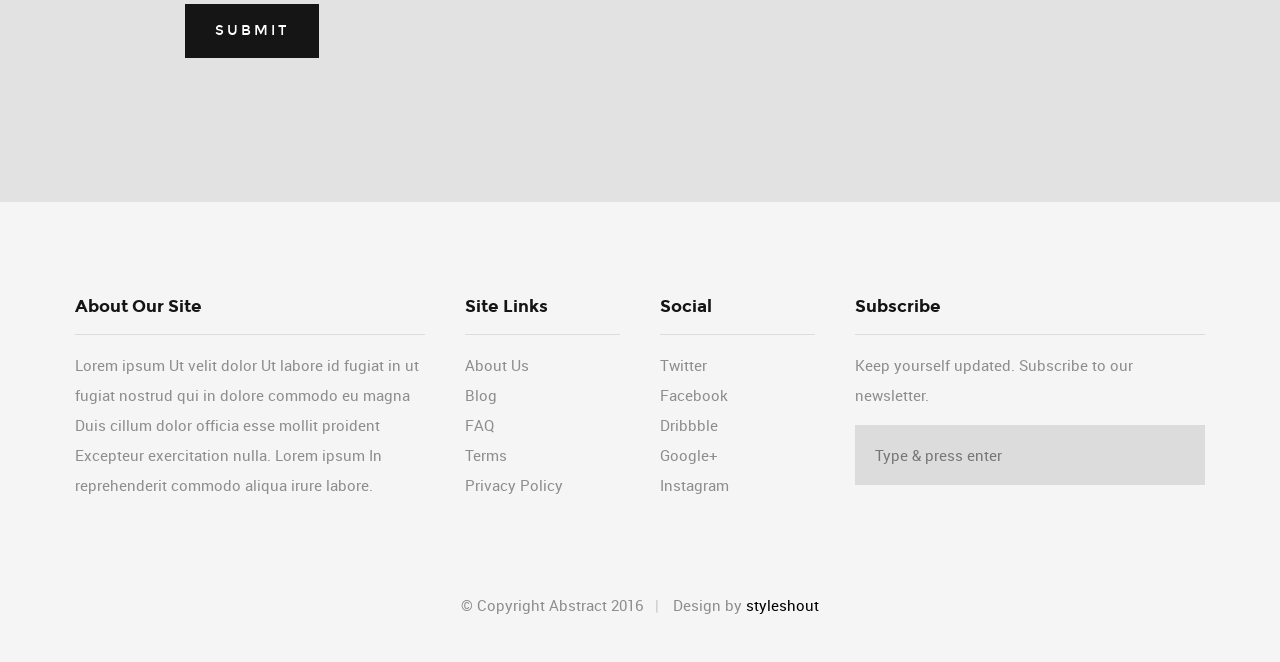
<file: single-gallery.html>
<!DOCTYPE html>
<!--[if IE 8 ]><html class="no-js oldie ie8" lang="en"> <![endif]-->
<!--[if IE 9 ]><html class="no-js oldie ie9" lang="en"> <![endif]-->
<!--[if (gte IE 9)|!(IE)]><!--><html class="no-js" lang="en"> <!--<![endif]-->
<head>

   <!--- basic page needs
   ================================================== -->
   <meta charset="utf-8">
	<title>Gallery Format Post - Abstract</title>
	<meta name="description" content="">  
	<meta name="author" content="">

   <!-- mobile specific metas
   ================================================== -->
	<meta name="viewport" content="width=device-width, initial-scale=1, maximum-scale=1">

 	<!-- CSS
   ================================================== -->
   <link rel="stylesheet" href="css/base.css">
   <link rel="stylesheet" href="css/vendor.css">  
   <link rel="stylesheet" href="css/main.css">
        

   <!-- script
   ================================================== -->
	<script src="js/modernizr.js"></script>
	<script src="js/pace.min.js"></script>

   <!-- favicons
	================================================== -->
	<link rel="shortcut icon" href="favicon.ico" type="image/x-icon">
	<link rel="icon" href="favicon.ico" type="image/x-icon">

</head>

<body id="top">

	<!-- header 
   ================================================== -->
   <header class="short-header">   

   	<div class="gradient-block"></div>	

   	<div class="row header-content">

   		<div class="logo">
	         <a href="index.html">Author</a>
	      </div>

	   	<nav id="main-nav-wrap">
				<ul class="main-navigation sf-menu">
					<li><a href="index.html" title="">Home</a></li>									
					<li class="has-children">
						<a href="category.html" title="">Categories</a>
						<ul class="sub-menu">
			            <li><a href="category.html">Wordpress</a></li>
			            <li><a href="category.html">HTML</a></li>
			            <li><a href="category.html">Photography</a></li>
			            <li><a href="category.html">UI</a></li>
			            <li><a href="category.html">Mockups</a></li>
			            <li><a href="category.html">Branding</a></li>
			         </ul>
					</li>
					<li class="has-children current">
						<a href="single-standard.html" title="">Blog</a>
						<ul class="sub-menu">
			            <li><a href="single-video.html">Video Post</a></li>
			            <li><a href="single-audio.html">Audio Post</a></li>
			            <li><a href="single-gallery.html">Gallery Post</a></li>
			            <li><a href="single-standard.html">Standard Post</a></li>
			         </ul>
					</li>
					<li><a href="style-guide.html" title="">Styles</a></li>
					<li><a href="about.html" title="">About</a></li>	
					<li><a href="contact.html" title="">Contact</a></li>										
				</ul>
			</nav> <!-- end main-nav-wrap -->

			<div class="search-wrap">
				
				<form role="search" method="get" class="search-form" action="#">
					<label>
						<span class="hide-content">Search for:</span>
						<input type="search" class="search-field" placeholder="Type Your Keywords" value="" name="s" title="Search for:" autocomplete="off">
					</label>
					<input type="submit" class="search-submit" value="Search">
				</form>

				<a href="#" id="close-search" class="close-btn">Close</a>

			</div> <!-- end search wrap -->	

			<div class="triggers">
				<a class="search-trigger" href="#"><i class="fa fa-search"></i></a>
				<a class="menu-toggle" href="#"><span>Menu</span></a>
			</div> <!-- end triggers -->	
   		
   	</div>     		
   	
   </header> <!-- end header -->


   <!-- content
   ================================================== -->
   <section id="content-wrap" class="blog-single">
   	<div class="row">
   		<div class="col-twelve">

   			<article class="format-gallery">  

   				<div class="content-media">
						<div class="post-slider flexslider">
							<ul class="slides">
								<li>
									<img src="images/thumbs/single/gallery/single-gallery-01.jpg"> 
								</li>
								<li>
									<img src="images/thumbs/single/gallery/single-gallery-02.jpg"> 
								</li>
								<li>
									<img src="images/thumbs/single/gallery/single-gallery-03.jpg"> 
								</li>
							</ul>							
						</div> 
					</div>

					<div class="primary-content">

						<h1 class="entry-title">Hey, This Is a Gallery Format Post.</h1>	

						<ul class="entry-meta">
							<li class="date">September 06, 2016</li>						
							<li class="cat"><a href="">Wordpress</a><a href="">Design</a></li>				
						</ul>						

						<p class="lead">Duis ex ad cupidatat tempor Excepteur cillum cupidatat fugiat nostrud cupidatat dolor sunt sint sit nisi est eu exercitation incididunt adipisicing veniam velit id fugiat enim mollit amet anim veniam dolor dolor irure velit commodo cillum sit nulla ullamco magna amet magna cupidatat qui labore cillum sit in tempor veniam consequat non laborum adipisicing aliqua ea nisi sint.</p> 

						<p>Duis ex ad cupidatat tempor Excepteur cillum cupidatat fugiat nostrud cupidatat dolor sunt sint sit nisi est eu exercitation incididunt adipisicing veniam velit id fugiat enim mollit amet anim veniam dolor dolor irure velit commodo cillum sit nulla ullamco magna amet magna cupidatat qui labore cillum sit in tempor veniam consequat non laborum adipisicing aliqua ea nisi sint ut quis proident ullamco ut dolore culpa occaecat ut laboris in sit minim cupidatat ut dolor voluptate enim veniam consequat occaecat fugiat in adipisicing in amet Ut nulla nisi non ut enim aliqua laborum mollit quis nostrud sed sed.</p>

						<p><img src="images/shutterbug.jpg" alt=""></p>

						<h2>Large Heading</h2>

						<p>Harum quidem rerum facilis est et expedita distinctio. Nam libero tempore, cum soluta nobis est eligendi optio cumque nihil impedit quo minus <a href="http://#">omnis voluptas assumenda est</a> id quod maxime placeat facere possimus, omnis dolor repellendus. Temporibus autem quibusdam et aut officiis debitis aut rerum necessitatibus saepe eveniet ut et.</p>

						<blockquote><p>This is a simple example of a styled blockquote. A blockquote tag typically specifies a section that is quoted from another source of some sort, or highlighting text in your post.</p></blockquote>

						<p>Odio dignissimos ducimus qui blanditiis praesentium voluptatum deleniti atque corrupti dolores et quas molestias excepturi sint occaecati cupiditate non provident, similique sunt in culpa. Aenean eu leo quam. Pellentesque ornare sem lacinia quam venenatis vestibulum. Nulla vitae elit libero, a pharetra augue laboris in sit minim cupidatat ut dolor voluptate enim veniam consequat occaecat fugiat in adipisicing in amet Ut nulla nisi non ut enim aliqua laborum mollit quis nostrud sed sed..</p>

						<h3>Smaller Heading</h3>

						<p>Quidem rerum facilis est et expedita distinctio. Nam libero tempore, cum soluta nobis est eligendi optio cumque nihil impedit quo minus id quod maxime placeat facere possimus, omnis voluptas assumenda est, omnis dolor repellendus.</p>

						<p>Quidem rerum facilis est et expedita distinctio. Nam libero tempore, cum soluta nobis est eligendi optio cumque nihil impedit quo minus id quod maxime placeat facere possimus, omnis voluptas assumenda est, omnis dolor repellendus.</p>

<pre><code>
code {
   font-size: 1.4rem;
   margin: 0 .2rem;
   padding: .2rem .6rem;
   white-space: nowrap;
   background: #F1F1F1;
   border: 1px solid #E1E1E1;	
   border-radius: 3px;
}
</code></pre>

						<p>Odio dignissimos ducimus qui blanditiis praesentium voluptatum deleniti atque corrupti dolores et quas molestias excepturi sint occaecati cupiditate non provident, similique sunt in culpa.</p>

						<ul>
							<li>Donec nulla non metus auctor fringilla.
								<ul>
									<li>Lorem ipsum dolor sit amet.</li>
									<li>Lorem ipsum dolor sit amet.</li>
									<li>Lorem ipsum dolor sit amet.</li>
								</ul>
							</li>
							<li>Donec nulla non metus auctor fringilla.</li>
							<li>Donec nulla non metus auctor fringilla.</li>
						</ul>

						<p>Odio dignissimos ducimus qui blanditiis praesentium voluptatum deleniti atque corrupti dolores et quas molestias excepturi sint occaecati cupiditate non provident, similique sunt in culpa. Aenean eu leo quam. Pellentesque ornare sem lacinia quam venenatis vestibulum. Nulla vitae elit libero, a pharetra augue laboris in sit minim cupidatat ut dolor voluptate enim veniam consequat occaecat fugiat in adipisicing in amet Ut nulla nisi non ut enim aliqua laborum mollit quis nostrud sed sed..</p>

						<p class="tags">
		  			     	<span>Tagged in :</span>
		  				  	<a href="#">orci</a><a href="#">lectus</a><a href="#">varius</a><a href="#">turpis</a>
		  			   </p>

		  			   <div class="author-profile">
		  			   	<img src="images/avatars/user-05.jpg" alt="">

		  			   	<div class="about">
		  			   		<h4><a href="#">Jonathan Smith</a></h4>
		  			   	
		  			   		<p>Alias aperiam at debitis deserunt dignissimos dolorem doloribus, fuga fugiat impedit laudantium magni maxime nihil nisi quidem quisquam sed ullam voluptas voluptatum. Lorem ipsum dolor sit amet, consectetur adipisicing elit.
		  			   		</p>

		  			   		<ul class="author-social">
		  			   			<li><a href="#">Facebook</a></li>
						        	<li><a href="#">Twitter</a></li>
						        	<li><a href="#">GooglePlus</a></li>
						        	<li><a href="#">Instagram</i></a></li>					        	
		  			   		</ul>
		  			   	</div>
		  			   </div> <!-- end author-profile -->						

					</div> <!-- end entry-primary -->		  			   

	  			   <div class="pagenav group">
		  			   <div class="prev-nav">
		  			   	<a href="#" rel="prev">
		  			   		<span>Previous</span>
		  			   		Tips on Minimalist Design 
		  			   	</a>
		  			   </div>
		  				<div class="next-nav">
		  					<a href="#" rel="next">
		  						<span>Next</span>
		  			   		Less Is More 
		  					</a>
		  				</div>  				   
	  				</div>

				</article>
   		

			</div> <!-- end col-twelve -->
   	</div> <!-- end row -->

		<div class="comments-wrap">
			<div id="comments" class="row">
				<div class="col-full">

               <h3>5 Comments</h3>

               <!-- commentlist -->
               <ol class="commentlist">

                  <li class="depth-1">

                     <div class="avatar">
                        <img width="50" height="50" class="avatar" src="images/avatars/user-01.jpg" alt="">
                     </div>

                     <div class="comment-content">

	                     <div class="comment-info">
	                        <cite>Itachi Uchiha</cite>

	                        <div class="comment-meta">
	                           <time class="comment-time" datetime="2014-07-12T23:05">Jul 12, 2014 @ 23:05</time>
	                           <span class="sep">/</span><a class="reply" href="#">Reply</a>
	                        </div>
	                     </div>

	                     <div class="comment-text">
	                        <p>Adhuc quaerendum est ne, vis ut harum tantas noluisse, id suas iisque mei. Nec te inani ponderum vulputate,
	                        facilisi expetenda has et. Iudico dictas scriptorem an vim, ei alia mentitum est, ne has voluptua praesent.</p>
	                     </div>

	                  </div>

                  </li>

                  <li class="thread-alt depth-1">

                     <div class="avatar">
                        <img width="50" height="50" class="avatar" src="images/avatars/user-04.jpg" alt="">
                     </div>

                     <div class="comment-content">

	                     <div class="comment-info">
	                        <cite>John Doe</cite>

	                        <div class="comment-meta">
	                           <time class="comment-time" datetime="2014-07-12T24:05">Jul 12, 2014 @ 24:05</time>
	                           <span class="sep">/</span><a class="reply" href="#">Reply</a>
	                        </div>
	                     </div>

	                     <div class="comment-text">
	                        <p>Sumo euismod dissentiunt ne sit, ad eos iudico qualisque adversarium, tota falli et mei. Esse euismod
	                        urbanitas ut sed, et duo scaevola pericula splendide. Primis veritus contentiones nec ad, nec et
	                        tantas semper delicatissimi.</p>                        
	                     </div>

	                  </div>

                     <ul class="children">

                        <li class="depth-2">

                           <div class="avatar">
                              <img width="50" height="50" class="avatar" src="images/avatars/user-03.jpg" alt="">
                           </div>

                           <div class="comment-content">

	                           <div class="comment-info">
	                              <cite>Kakashi Hatake</cite>

	                              <div class="comment-meta">
	                                 <time class="comment-time" datetime="2014-07-12T25:05">Jul 12, 2014 @ 25:05</time>
	                                 <span class="sep">/</span><a class="reply" href="#">Reply</a>
	                              </div>
	                           </div>

	                           <div class="comment-text">
	                              <p>Duis sed odio sit amet nibh vulputate
	                              cursus a sit amet mauris. Morbi accumsan ipsum velit. Duis sed odio sit amet nibh vulputate
	                              cursus a sit amet mauris</p>
	                           </div>

                           </div>

                           <ul class="children">

                              <li class="depth-3">

                                 <div class="avatar">
                                    <img width="50" height="50" class="avatar" src="images/avatars/user-04.jpg" alt="">
                                 </div>

                                 <div class="comment-content">

	                                 <div class="comment-info">
	                                    <cite>John Doe</cite>

	                                    <div class="comment-meta">
	                                       <time class="comment-time" datetime="2014-07-12T25:15">July 12, 2014 @ 25:15</time>
	                                       <span class="sep">/</span><a class="reply" href="#">Reply</a>
	                                    </div>
	                                 </div>

	                                 <div class="comment-text">
	                                    <p>Investigationes demonstraverunt lectores legere me lius quod ii legunt saepius. Claritas est
	                                    etiam processus dynamicus, qui sequitur mutationem consuetudium lectorum.</p>
	                                 </div>

                                 </div>

                              </li>

                           </ul>

                        </li>

                     </ul>

                  </li>

                  <li class="depth-1">

                     <div class="avatar">
                        <img width="50" height="50" class="avatar" src="images/avatars/user-02.jpg" alt="">
                     </div>

                     <div class="comment-content">

	                     <div class="comment-info">
	                        <cite>Shikamaru Nara</cite>

	                        <div class="comment-meta">
	                           <time class="comment-time" datetime="2014-07-12T25:15">July 12, 2014 @ 25:15</time>
	                           <span class="sep">/</span><a class="reply" href="#">Reply</a>
	                        </div>
	                     </div>

	                     <div class="comment-text">
	                        <p>Typi non habent claritatem insitam; est usus legentis in iis qui facit eorum claritatem.</p>
	                     </div>

                     </div>

                  </li>

               </ol> <!-- Commentlist End -->					

               <!-- respond -->
               <div class="respond">

               	<h3>Leave a Comment</h3>

                  <form name="contactForm" id="contactForm" method="post" action="">
  					   <fieldset>

                     <div class="form-field">
  						      <input name="cName" type="text" id="cName" class="full-width" placeholder="Your Name" value="">
                     </div>

                     <div class="form-field">
  						      <input name="cEmail" type="text" id="cEmail" class="full-width" placeholder="Your Email" value="">
                     </div>

                     <div class="form-field">
  						      <input name="cWebsite" type="text" id="cWebsite" class="full-width" placeholder="Website"  value="">
                     </div>

                     <div class="message form-field">
                        <textarea name="cMessage" id="cMessage" class="full-width" placeholder="Your Message" ></textarea>
                     </div>

                     <button type="submit" class="submit button-primary">Submit</button>

  					   </fieldset>
  				      </form> <!-- Form End -->

               </div> <!-- Respond End -->

         	</div> <!-- end col-full -->
         </div> <!-- end row comments -->
		</div> <!-- end comments-wrap -->

   </section> <!-- end content -->


   <!-- footer
   ================================================== -->
   <footer>

   	<div class="footer-main">

   		<div class="row">  

	      	<div class="col-four tab-full mob-full footer-info">            

	            <h4>About Our Site</h4>

	               <p>
		          	Lorem ipsum Ut velit dolor Ut labore id fugiat in ut fugiat nostrud qui in dolore commodo eu magna Duis cillum dolor officia esse mollit proident Excepteur exercitation nulla. Lorem ipsum In reprehenderit commodo aliqua irure labore.
		          	</p>

		      </div> <!-- end footer-info -->

	      	<div class="col-two tab-1-3 mob-1-2 site-links">

	      		<h4>Site Links</h4>

	      		<ul>
	      			<li><a href="#">About Us</a></li>
						<li><a href="#">Blog</a></li>
						<li><a href="#">FAQ</a></li>
						<li><a href="#">Terms</a></li>
						<li><a href="#">Privacy Policy</a></li>
					</ul>

	      	</div> <!-- end site-links -->  

	      	<div class="col-two tab-1-3 mob-1-2 social-links">

	      		<h4>Social</h4>

	      		<ul>
	      			<li><a href="#">Twitter</a></li>
						<li><a href="#">Facebook</a></li>
						<li><a href="#">Dribbble</a></li>
						<li><a href="#">Google+</a></li>
						<li><a href="#">Instagram</a></li>
					</ul>
	      	           	
	      	</div> <!-- end social links --> 

	      	<div class="col-four tab-1-3 mob-full footer-subscribe">

	      		<h4>Subscribe</h4>

	      		<p>Keep yourself updated. Subscribe to our newsletter.</p>

	      		<div class="subscribe-form">
	      	
	      			<form id="mc-form" class="group" novalidate="true">

							<input type="email" value="" name="dEmail" class="email" id="mc-email" placeholder="Type &amp; press enter" required=""> 
	   		
			   			<input type="submit" name="subscribe" >
		   	
		   				<label for="mc-email" class="subscribe-message"></label>
			
						</form>

	      		</div>	      		
	      	           	
	      	</div> <!-- end subscribe -->         

	      </div> <!-- end row -->

   	</div> <!-- end footer-main -->

      <div class="footer-bottom">
      	<div class="row">

      		<div class="col-twelve">
	      		<div class="copyright">
		         	<span>© Copyright Abstract 2016</span> 
		         	<span>Design by <a href="http://www.styleshout.com/">styleshout</a></span>		         	
		         </div>

		         <div id="go-top">
		            <a class="smoothscroll" title="Back to Top" href="#top"><i class="icon icon-arrow-up"></i></a>
		         </div>         
	      	</div>

      	</div> 
      </div> <!-- end footer-bottom -->  

   </footer>  

   <div id="preloader"> 
    	<div id="loader"></div>
   </div> 

   <!-- Java Script
   ================================================== --> 
   <script src="js/jquery-2.1.3.min.js"></script>
   <script src="js/plugins.js"></script>
   <script src="js/main.js"></script>

</body>

</html>
</file>
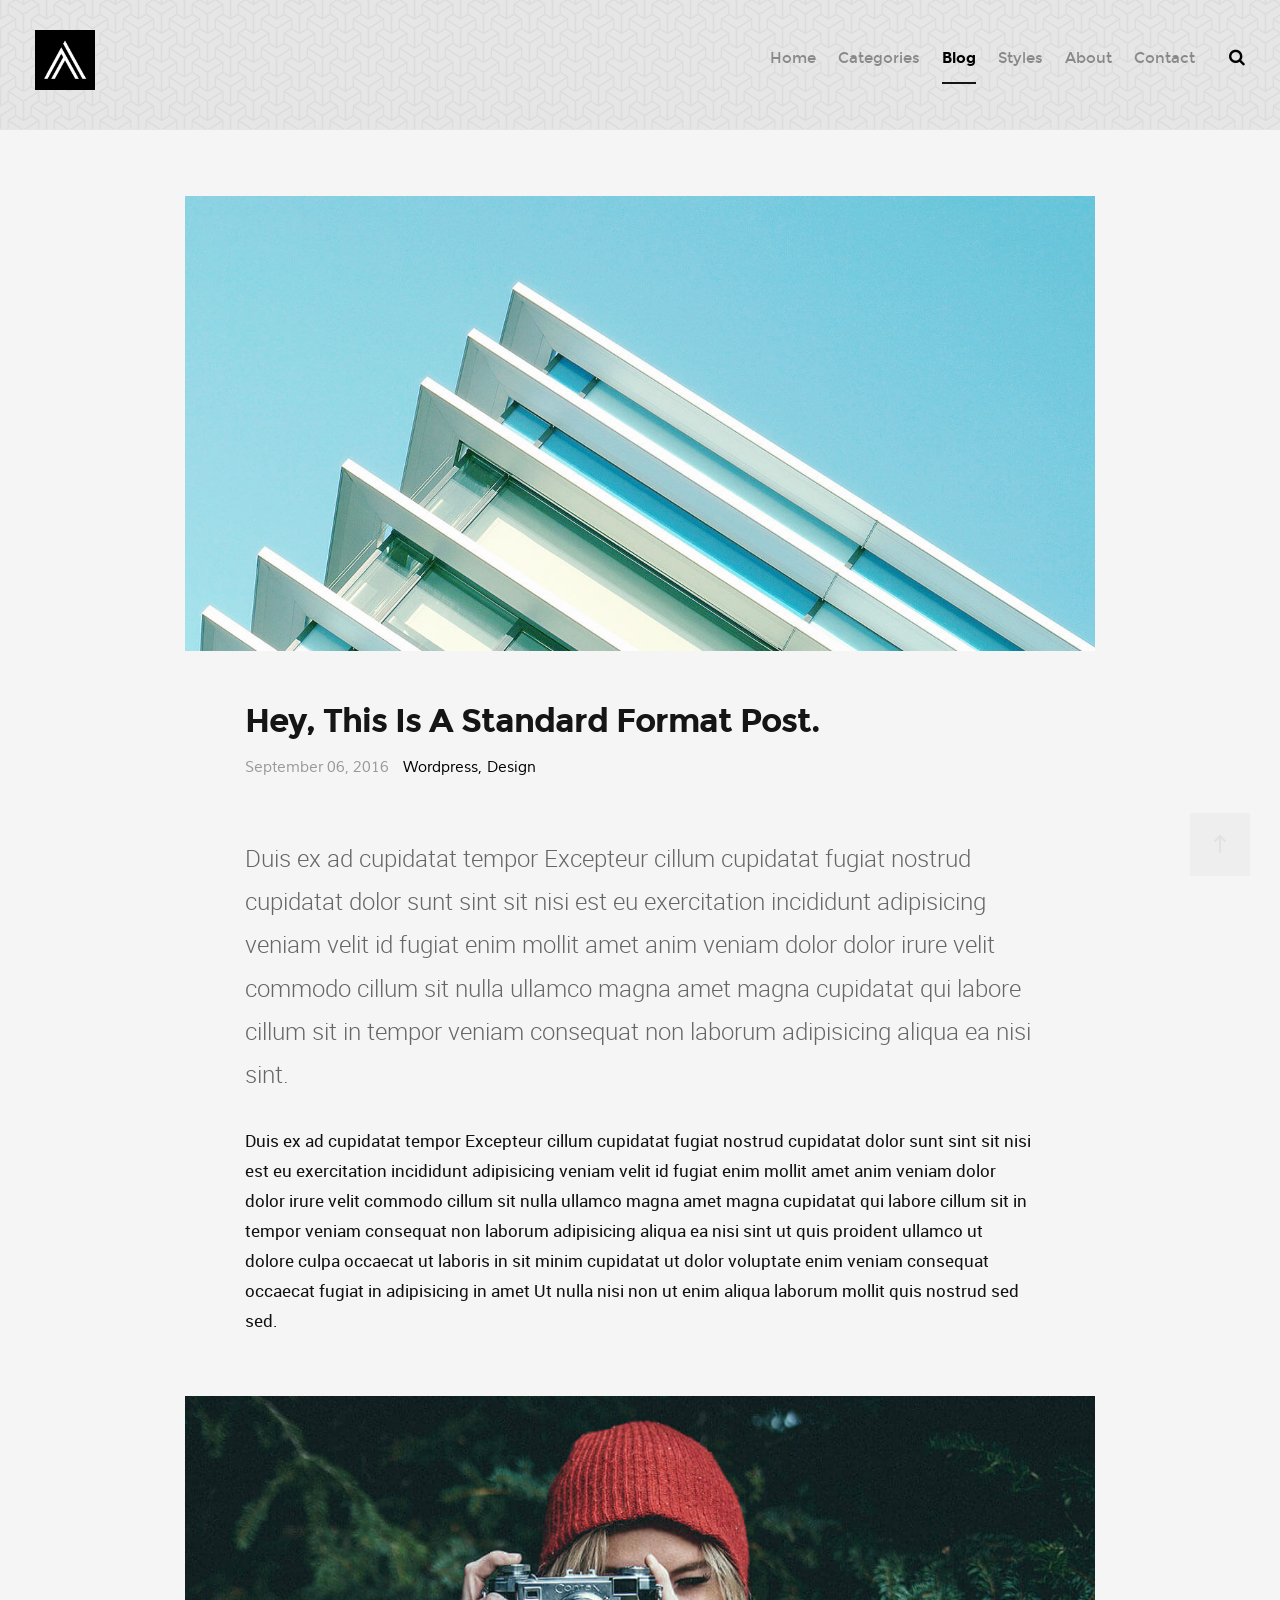
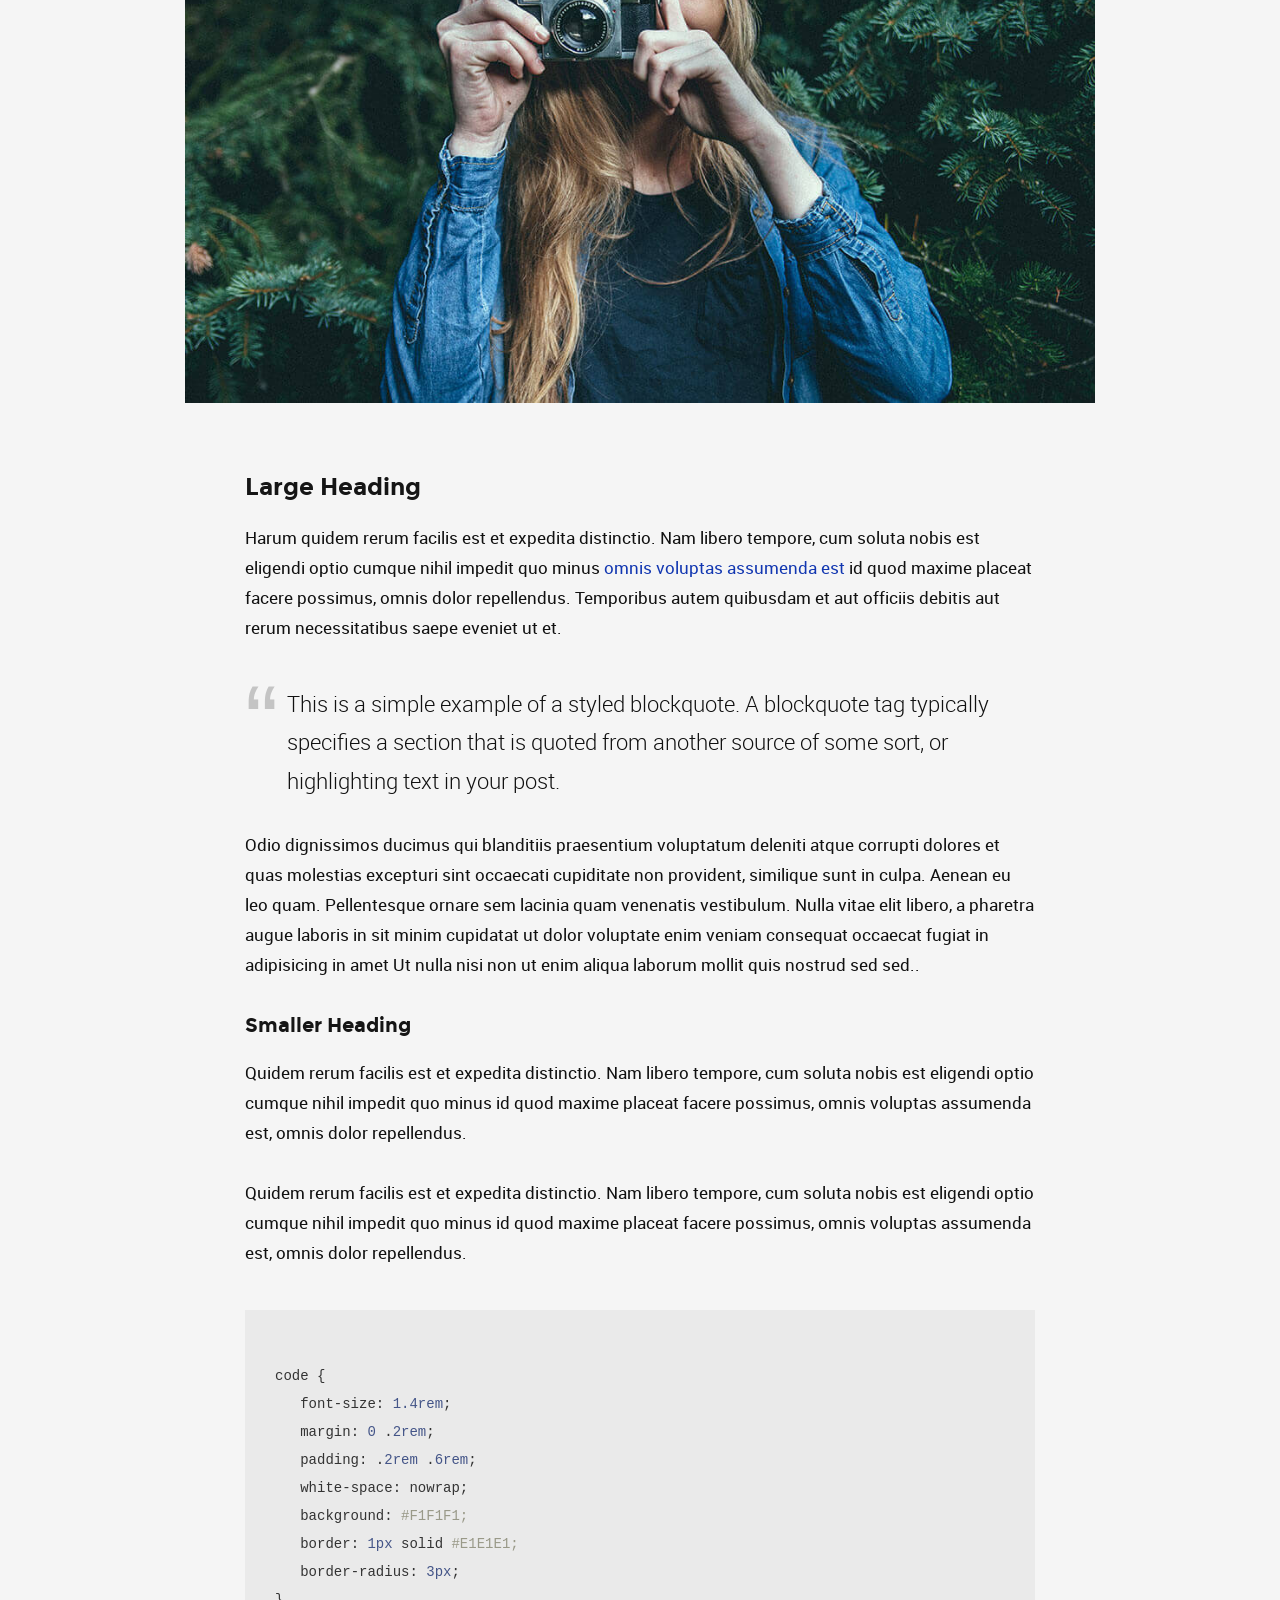
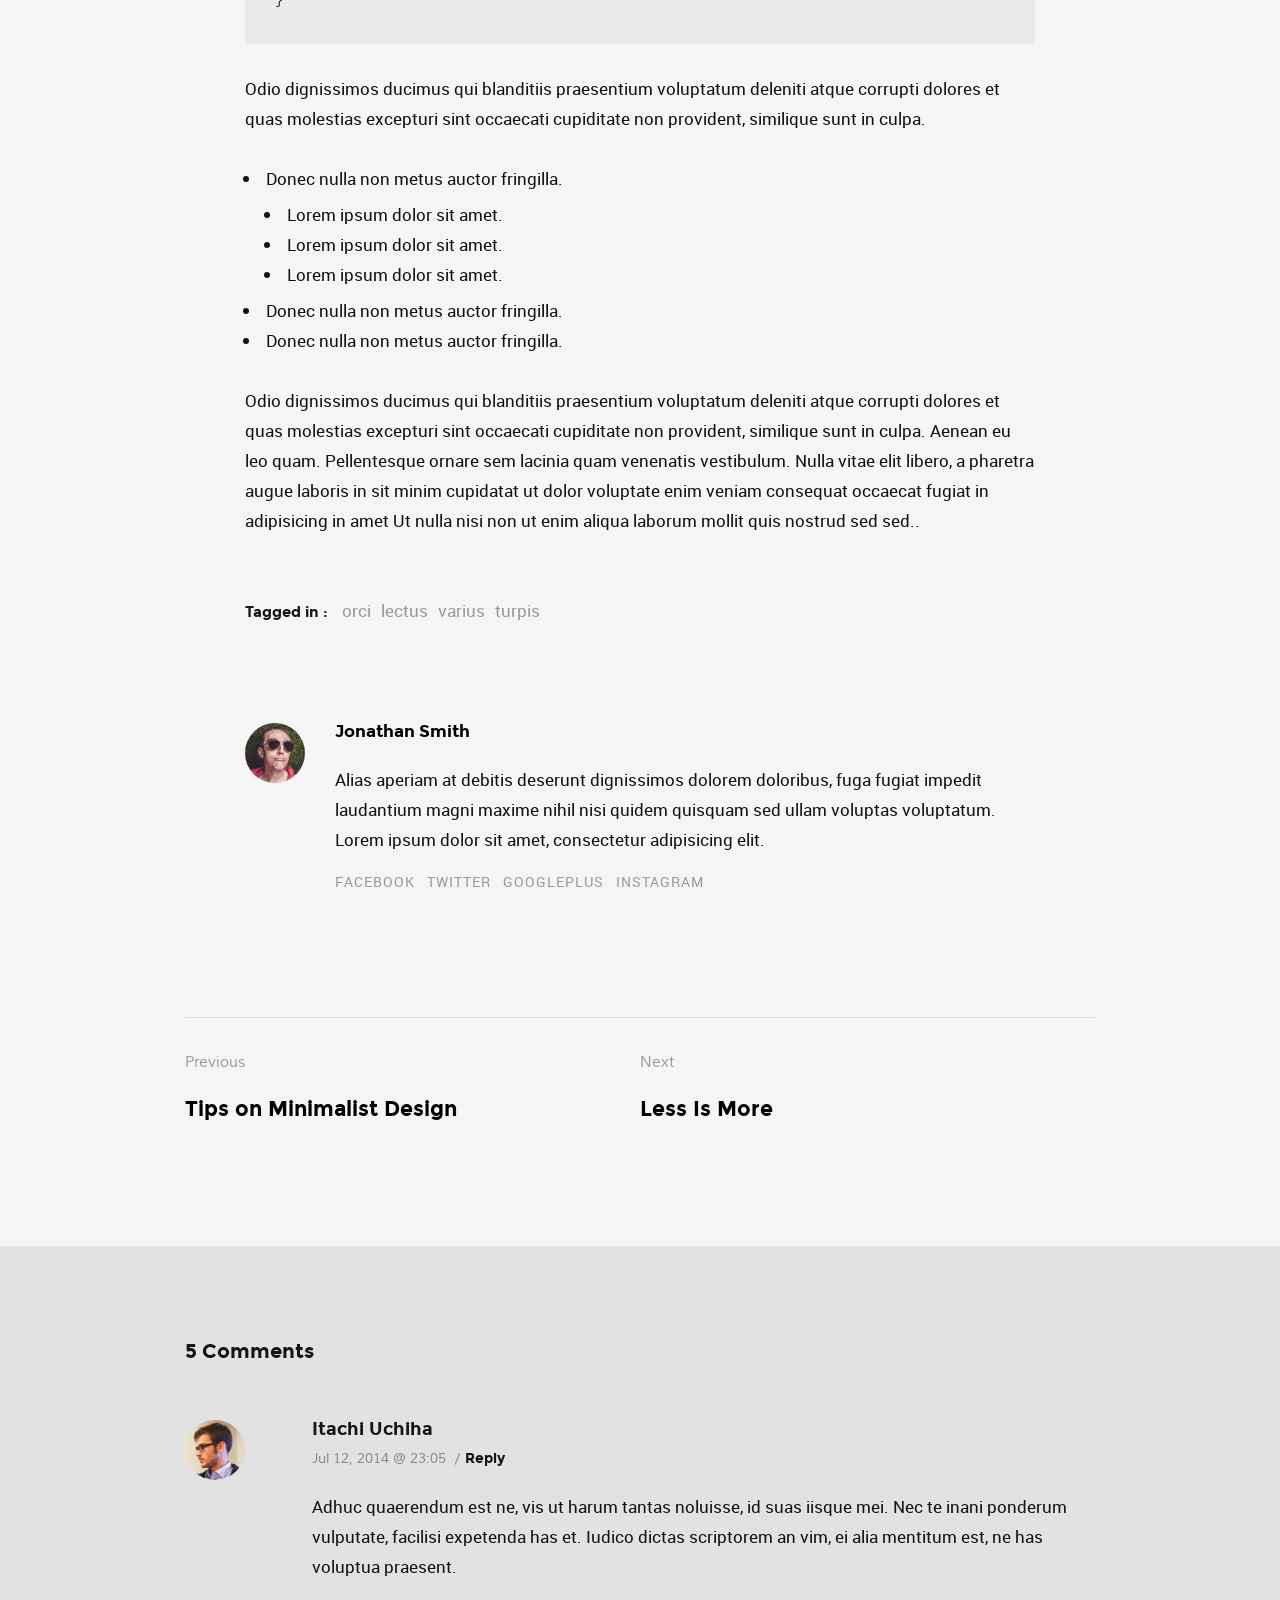
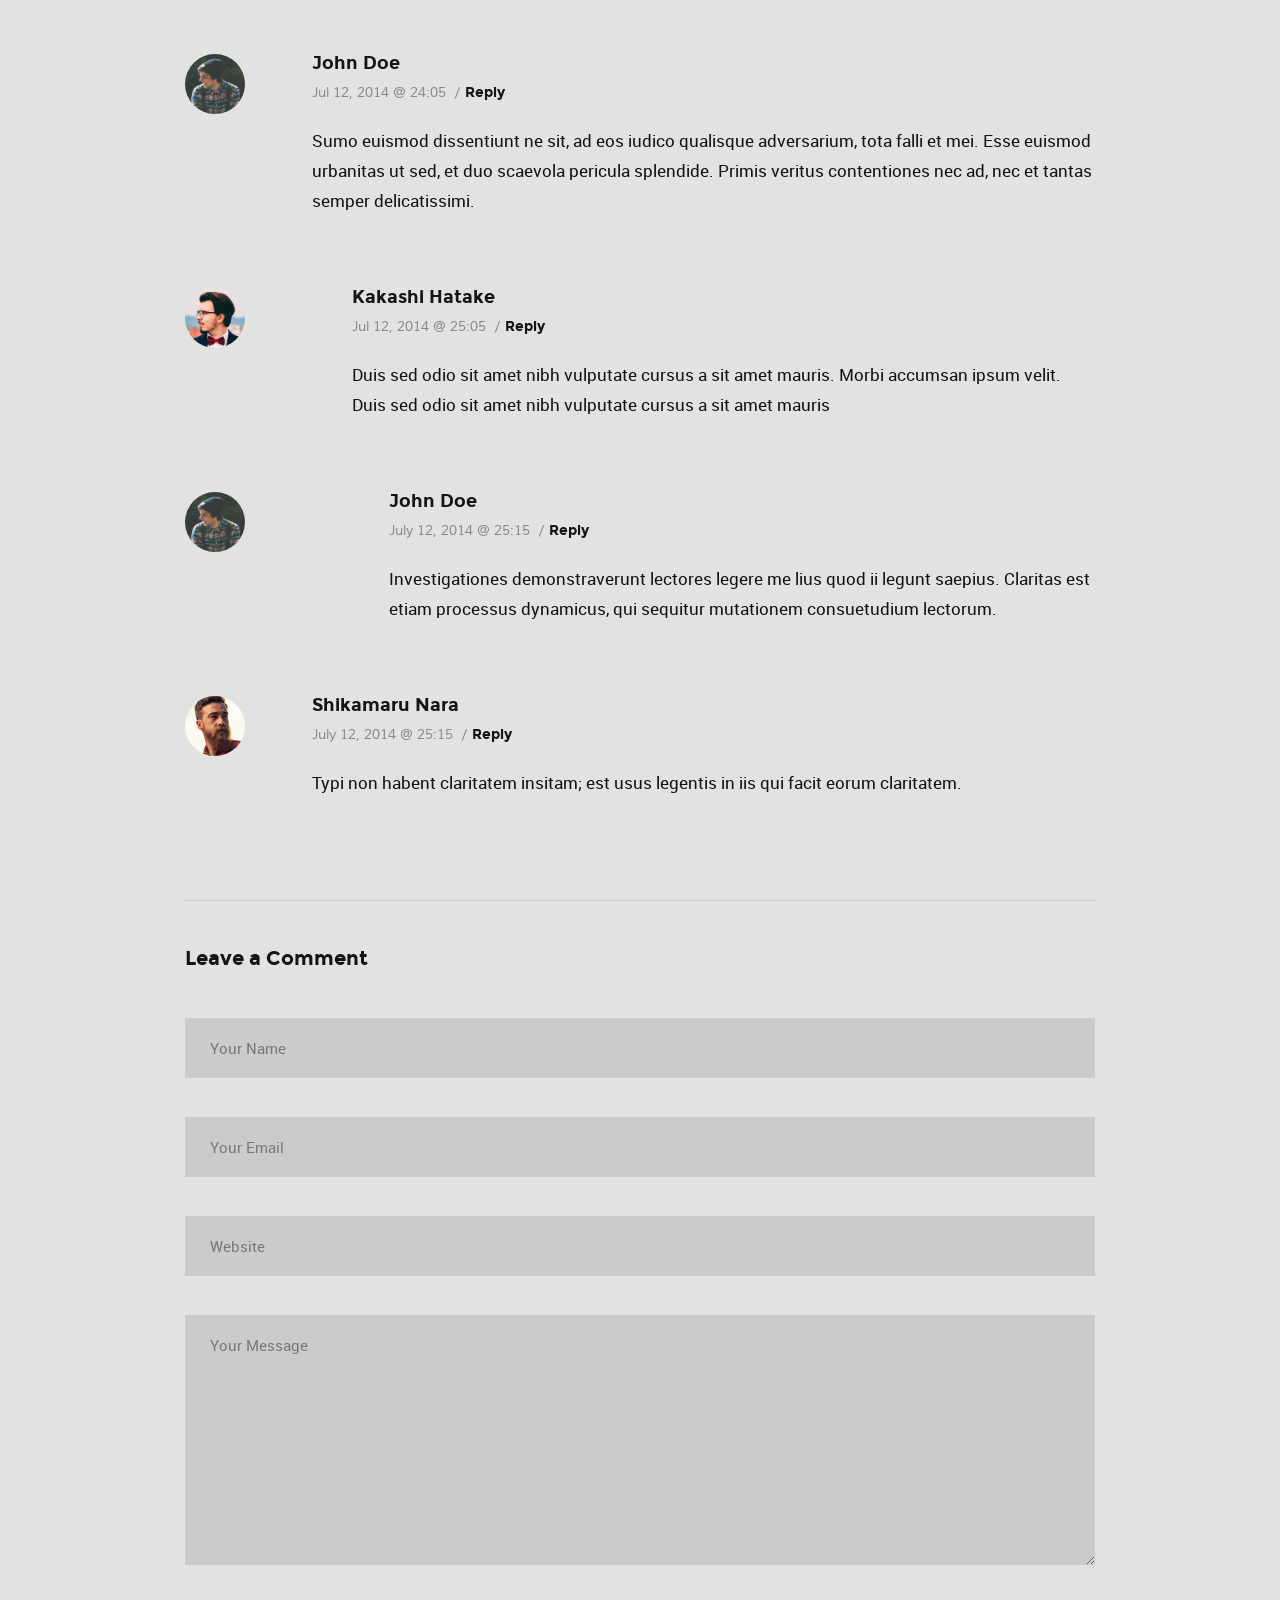
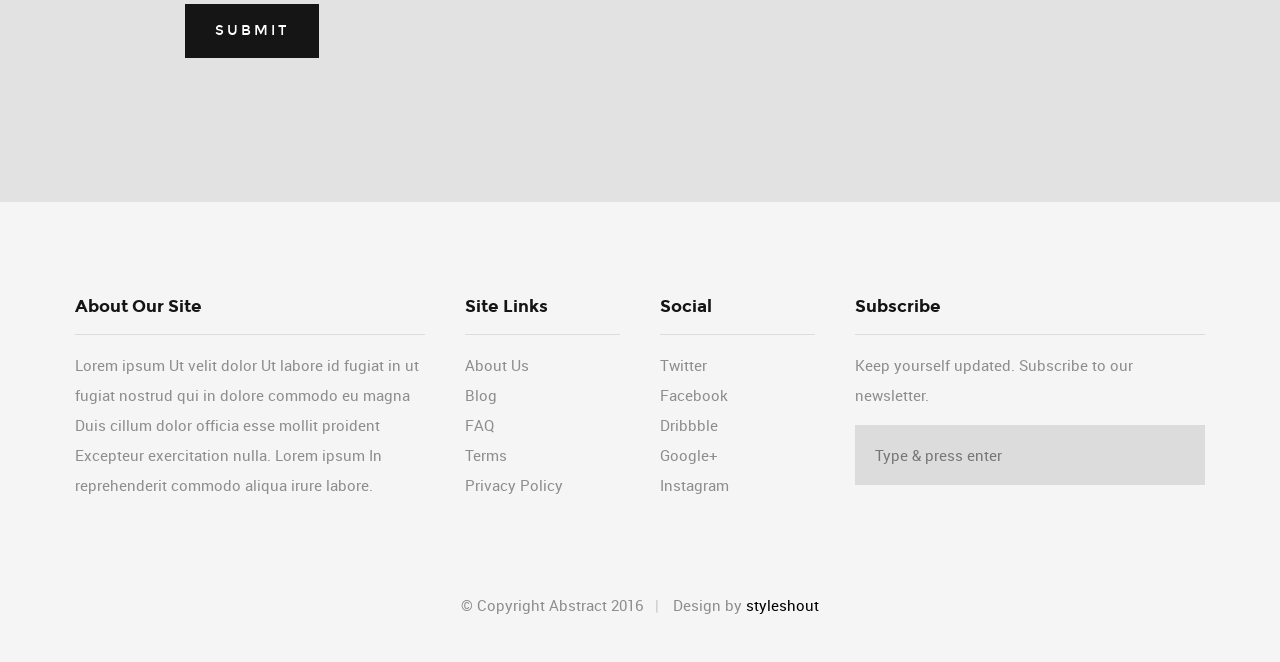
<file: single-standard.html>
<!DOCTYPE html>
<!--[if IE 8 ]><html class="no-js oldie ie8" lang="en"> <![endif]-->
<!--[if IE 9 ]><html class="no-js oldie ie9" lang="en"> <![endif]-->
<!--[if (gte IE 9)|!(IE)]><!--><html class="no-js" lang="en"> <!--<![endif]-->
<head>

   <!--- basic page needs
   ================================================== -->
   <meta charset="utf-8">
	<title>Standard Format Post - Abstract</title>
	<meta name="description" content="">  
	<meta name="author" content="">

   <!-- mobile specific metas
   ================================================== -->
	<meta name="viewport" content="width=device-width, initial-scale=1, maximum-scale=1">

 	<!-- CSS
   ================================================== -->
   <link rel="stylesheet" href="css/base.css">
   <link rel="stylesheet" href="css/vendor.css">  
   <link rel="stylesheet" href="css/main.css">
        

   <!-- script
   ================================================== -->
	<script src="js/modernizr.js"></script>
	<script src="js/pace.min.js"></script>

   <!-- favicons
	================================================== -->
	<link rel="shortcut icon" href="favicon.ico" type="image/x-icon">
	<link rel="icon" href="favicon.ico" type="image/x-icon">

</head>

<body id="top">

	<!-- header 
   ================================================== -->
   <header class="short-header">   

   	<div class="gradient-block"></div>	

   	<div class="row header-content">

   		<div class="logo">
	         <a href="index.html">Author</a>
	      </div>

	   	<nav id="main-nav-wrap">
				<ul class="main-navigation sf-menu">
					<li><a href="index.html" title="">Home</a></li>									
					<li class="has-children">
						<a href="category.html" title="">Categories</a>
						<ul class="sub-menu">
			            <li><a href="category.html">Wordpress</a></li>
			            <li><a href="category.html">HTML</a></li>
			            <li><a href="category.html">Photography</a></li>
			            <li><a href="category.html">UI</a></li>
			            <li><a href="category.html">Mockups</a></li>
			            <li><a href="category.html">Branding</a></li>
			         </ul>
					</li>
					<li class="has-children current">
						<a href="single-standard.html" title="">Blog</a>
						<ul class="sub-menu">
			            <li><a href="single-video.html">Video Post</a></li>
			            <li><a href="single-audio.html">Audio Post</a></li>
			            <li><a href="single-gallery.html">Gallery Post</a></li>
			            <li><a href="single-standard.html">Standard Post</a></li>
			         </ul>
					</li>
					<li><a href="style-guide.html" title="">Styles</a></li>
					<li><a href="about.html" title="">About</a></li>	
					<li><a href="contact.html" title="">Contact</a></li>										
				</ul>
			</nav> <!-- end main-nav-wrap -->

			<div class="search-wrap">
				
				<form role="search" method="get" class="search-form" action="#">
					<label>
						<span class="hide-content">Search for:</span>
						<input type="search" class="search-field" placeholder="Type Your Keywords" value="" name="s" title="Search for:" autocomplete="off">
					</label>
					<input type="submit" class="search-submit" value="Search">
				</form>

				<a href="#" id="close-search" class="close-btn">Close</a>

			</div> <!-- end search wrap -->	

			<div class="triggers">
				<a class="search-trigger" href="#"><i class="fa fa-search"></i></a>
				<a class="menu-toggle" href="#"><span>Menu</span></a>
			</div> <!-- end triggers -->	
   		
   	</div>     		
   	
   </header> <!-- end header -->
   

   <!-- content
   ================================================== -->
   <section id="content-wrap" class="blog-single">
   	<div class="row">
   		<div class="col-twelve">

   			<article class="format-standard">  

   				<div class="content-media">
						<div class="post-thumb">
							<img src="images/thumbs/single/single-01.jpg"> 
						</div>  
					</div>

					<div class="primary-content">

						<h1 class="page-title">Hey, This Is A Standard Format Post.</h1>	

						<ul class="entry-meta">
							<li class="date">September 06, 2016</li>						
							<li class="cat"><a href="">Wordpress</a><a href="">Design</a></li>				
						</ul>						

						<p class="lead">Duis ex ad cupidatat tempor Excepteur cillum cupidatat fugiat nostrud cupidatat dolor sunt sint sit nisi est eu exercitation incididunt adipisicing veniam velit id fugiat enim mollit amet anim veniam dolor dolor irure velit commodo cillum sit nulla ullamco magna amet magna cupidatat qui labore cillum sit in tempor veniam consequat non laborum adipisicing aliqua ea nisi sint.</p> 

						<p>Duis ex ad cupidatat tempor Excepteur cillum cupidatat fugiat nostrud cupidatat dolor sunt sint sit nisi est eu exercitation incididunt adipisicing veniam velit id fugiat enim mollit amet anim veniam dolor dolor irure velit commodo cillum sit nulla ullamco magna amet magna cupidatat qui labore cillum sit in tempor veniam consequat non laborum adipisicing aliqua ea nisi sint ut quis proident ullamco ut dolore culpa occaecat ut laboris in sit minim cupidatat ut dolor voluptate enim veniam consequat occaecat fugiat in adipisicing in amet Ut nulla nisi non ut enim aliqua laborum mollit quis nostrud sed sed.
						</p>

						<p><img src="images/shutterbug.jpg" alt=""></p>

						<h2>Large Heading</h2>

						<p>Harum quidem rerum facilis est et expedita distinctio. Nam libero tempore, cum soluta nobis est eligendi optio cumque nihil impedit quo minus <a href="http://#">omnis voluptas assumenda est</a> id quod maxime placeat facere possimus, omnis dolor repellendus. Temporibus autem quibusdam et aut officiis debitis aut rerum necessitatibus saepe eveniet ut et.</p>

						<blockquote><p>This is a simple example of a styled blockquote. A blockquote tag typically specifies a section that is quoted from another source of some sort, or highlighting text in your post.</p></blockquote>

						<p>Odio dignissimos ducimus qui blanditiis praesentium voluptatum deleniti atque corrupti dolores et quas molestias excepturi sint occaecati cupiditate non provident, similique sunt in culpa. Aenean eu leo quam. Pellentesque ornare sem lacinia quam venenatis vestibulum. Nulla vitae elit libero, a pharetra augue laboris in sit minim cupidatat ut dolor voluptate enim veniam consequat occaecat fugiat in adipisicing in amet Ut nulla nisi non ut enim aliqua laborum mollit quis nostrud sed sed..</p>

						<h3>Smaller Heading</h3>

						<p>Quidem rerum facilis est et expedita distinctio. Nam libero tempore, cum soluta nobis est eligendi optio cumque nihil impedit quo minus id quod maxime placeat facere possimus, omnis voluptas assumenda est, omnis dolor repellendus.</p>

						<p>Quidem rerum facilis est et expedita distinctio. Nam libero tempore, cum soluta nobis est eligendi optio cumque nihil impedit quo minus id quod maxime placeat facere possimus, omnis voluptas assumenda est, omnis dolor repellendus.</p>

<pre><code>
code {
   font-size: 1.4rem;
   margin: 0 .2rem;
   padding: .2rem .6rem;
   white-space: nowrap;
   background: #F1F1F1;
   border: 1px solid #E1E1E1;	
   border-radius: 3px;
}
</code></pre>

						<p>Odio dignissimos ducimus qui blanditiis praesentium voluptatum deleniti atque corrupti dolores et quas molestias excepturi sint occaecati cupiditate non provident, similique sunt in culpa.</p>

						<ul>
							<li>Donec nulla non metus auctor fringilla.
								<ul>
									<li>Lorem ipsum dolor sit amet.</li>
									<li>Lorem ipsum dolor sit amet.</li>
									<li>Lorem ipsum dolor sit amet.</li>
								</ul>
							</li>
							<li>Donec nulla non metus auctor fringilla.</li>
							<li>Donec nulla non metus auctor fringilla.</li>
						</ul>

						<p>Odio dignissimos ducimus qui blanditiis praesentium voluptatum deleniti atque corrupti dolores et quas molestias excepturi sint occaecati cupiditate non provident, similique sunt in culpa. Aenean eu leo quam. Pellentesque ornare sem lacinia quam venenatis vestibulum. Nulla vitae elit libero, a pharetra augue laboris in sit minim cupidatat ut dolor voluptate enim veniam consequat occaecat fugiat in adipisicing in amet Ut nulla nisi non ut enim aliqua laborum mollit quis nostrud sed sed..</p>

						<p class="tags">
		  			     	<span>Tagged in :</span>
		  				  	<a href="#">orci</a><a href="#">lectus</a><a href="#">varius</a><a href="#">turpis</a>
		  			   </p>

		  			   <div class="author-profile">
		  			   	<img src="images/avatars/user-05.jpg" alt="">

		  			   	<div class="about">
		  			   		<h4><a href="#">Jonathan Smith</a></h4>
		  			   	
		  			   		<p>Alias aperiam at debitis deserunt dignissimos dolorem doloribus, fuga fugiat impedit laudantium magni maxime nihil nisi quidem quisquam sed ullam voluptas voluptatum. Lorem ipsum dolor sit amet, consectetur adipisicing elit.
		  			   		</p>

		  			   		<ul class="author-social">
		  			   			<li><a href="#">Facebook</a></li>
						        	<li><a href="#">Twitter</a></li>
						        	<li><a href="#">GooglePlus</a></li>
						        	<li><a href="#">Instagram</i></a></li>					        	
		  			   		</ul>
		  			   	</div>
		  			   </div> <!-- end author-profile -->						

					</div> <!-- end entry-primary -->		  			   

	  			   <div class="pagenav group">
		  			   <div class="prev-nav">
		  			   	<a href="#" rel="prev">
		  			   		<span>Previous</span>
		  			   		Tips on Minimalist Design 
		  			   	</a>
		  			   </div>
		  				<div class="next-nav">
		  					<a href="#" rel="next">
		  						<span>Next</span>
		  			   		Less Is More 
		  					</a>
		  				</div>  				   
	  				</div>

				</article>
   		

			</div> <!-- end col-twelve -->
   	</div> <!-- end row -->

		<div class="comments-wrap">
			<div id="comments" class="row">
				<div class="col-full">

               <h3>5 Comments</h3>

               <!-- commentlist -->
               <ol class="commentlist">

                  <li class="depth-1">

                     <div class="avatar">
                        <img width="50" height="50" class="avatar" src="images/avatars/user-01.jpg" alt="">
                     </div>

                     <div class="comment-content">

	                     <div class="comment-info">
	                        <cite>Itachi Uchiha</cite>

	                        <div class="comment-meta">
	                           <time class="comment-time" datetime="2014-07-12T23:05">Jul 12, 2014 @ 23:05</time>
	                           <span class="sep">/</span><a class="reply" href="#">Reply</a>
	                        </div>
	                     </div>

	                     <div class="comment-text">
	                        <p>Adhuc quaerendum est ne, vis ut harum tantas noluisse, id suas iisque mei. Nec te inani ponderum vulputate,
	                        facilisi expetenda has et. Iudico dictas scriptorem an vim, ei alia mentitum est, ne has voluptua praesent.</p>
	                     </div>

	                  </div>

                  </li>

                  <li class="thread-alt depth-1">

                     <div class="avatar">
                        <img width="50" height="50" class="avatar" src="images/avatars/user-04.jpg" alt="">
                     </div>

                     <div class="comment-content">

	                     <div class="comment-info">
	                        <cite>John Doe</cite>

	                        <div class="comment-meta">
	                           <time class="comment-time" datetime="2014-07-12T24:05">Jul 12, 2014 @ 24:05</time>
	                           <span class="sep">/</span><a class="reply" href="#">Reply</a>
	                        </div>
	                     </div>

	                     <div class="comment-text">
	                        <p>Sumo euismod dissentiunt ne sit, ad eos iudico qualisque adversarium, tota falli et mei. Esse euismod
	                        urbanitas ut sed, et duo scaevola pericula splendide. Primis veritus contentiones nec ad, nec et
	                        tantas semper delicatissimi.</p>                        
	                     </div>

	                  </div>

                     <ul class="children">

                        <li class="depth-2">

                           <div class="avatar">
                              <img width="50" height="50" class="avatar" src="images/avatars/user-03.jpg" alt="">
                           </div>

                           <div class="comment-content">

	                           <div class="comment-info">
	                              <cite>Kakashi Hatake</cite>

	                              <div class="comment-meta">
	                                 <time class="comment-time" datetime="2014-07-12T25:05">Jul 12, 2014 @ 25:05</time>
	                                 <span class="sep">/</span><a class="reply" href="#">Reply</a>
	                              </div>
	                           </div>

	                           <div class="comment-text">
	                              <p>Duis sed odio sit amet nibh vulputate
	                              cursus a sit amet mauris. Morbi accumsan ipsum velit. Duis sed odio sit amet nibh vulputate
	                              cursus a sit amet mauris</p>
	                           </div>

                           </div>

                           <ul class="children">

                              <li class="depth-3">

                                 <div class="avatar">
                                    <img width="50" height="50" class="avatar" src="images/avatars/user-04.jpg" alt="">
                                 </div>

                                 <div class="comment-content">

	                                 <div class="comment-info">
	                                    <cite>John Doe</cite>

	                                    <div class="comment-meta">
	                                       <time class="comment-time" datetime="2014-07-12T25:15">July 12, 2014 @ 25:15</time>
	                                       <span class="sep">/</span><a class="reply" href="#">Reply</a>
	                                    </div>
	                                 </div>

	                                 <div class="comment-text">
	                                    <p>Investigationes demonstraverunt lectores legere me lius quod ii legunt saepius. Claritas est
	                                    etiam processus dynamicus, qui sequitur mutationem consuetudium lectorum.</p>
	                                 </div>

                                 </div>

                              </li>

                           </ul>

                        </li>

                     </ul>

                  </li>

                  <li class="depth-1">

                     <div class="avatar">
                        <img width="50" height="50" class="avatar" src="images/avatars/user-02.jpg" alt="">
                     </div>

                     <div class="comment-content">

	                     <div class="comment-info">
	                        <cite>Shikamaru Nara</cite>

	                        <div class="comment-meta">
	                           <time class="comment-time" datetime="2014-07-12T25:15">July 12, 2014 @ 25:15</time>
	                           <span class="sep">/</span><a class="reply" href="#">Reply</a>
	                        </div>
	                     </div>

	                     <div class="comment-text">
	                        <p>Typi non habent claritatem insitam; est usus legentis in iis qui facit eorum claritatem.</p>
	                     </div>

                     </div>

                  </li>

               </ol> <!-- Commentlist End -->					

               <!-- respond -->
               <div class="respond">

               	<h3>Leave a Comment</h3>

                  <form name="contactForm" id="contactForm" method="post" action="">
  					   <fieldset>

                     <div class="form-field">
  						      <input name="cName" type="text" id="cName" class="full-width" placeholder="Your Name" value="">
                     </div>

                     <div class="form-field">
  						      <input name="cEmail" type="text" id="cEmail" class="full-width" placeholder="Your Email" value="">
                     </div>

                     <div class="form-field">
  						      <input name="cWebsite" type="text" id="cWebsite" class="full-width" placeholder="Website"  value="">
                     </div>

                     <div class="message form-field">
                        <textarea name="cMessage" id="cMessage" class="full-width" placeholder="Your Message" ></textarea>
                     </div>

                     <button type="submit" class="submit button-primary">Submit</button>

  					   </fieldset>
  				      </form> <!-- Form End -->

               </div> <!-- Respond End -->

         	</div> <!-- end col-full -->
         </div> <!-- end row comments -->
		</div> <!-- end comments-wrap -->

   </section> <!-- end content -->


   <!-- footer
   ================================================== -->
   <footer>

   	<div class="footer-main">

   		<div class="row">  

	      	<div class="col-four tab-full mob-full footer-info">            

	            <h4>About Our Site</h4>

	               <p>
		          	Lorem ipsum Ut velit dolor Ut labore id fugiat in ut fugiat nostrud qui in dolore commodo eu magna Duis cillum dolor officia esse mollit proident Excepteur exercitation nulla. Lorem ipsum In reprehenderit commodo aliqua irure labore.
		          	</p>

		      </div> <!-- end footer-info -->

	      	<div class="col-two tab-1-3 mob-1-2 site-links">

	      		<h4>Site Links</h4>

	      		<ul>
	      			<li><a href="#">About Us</a></li>
						<li><a href="#">Blog</a></li>
						<li><a href="#">FAQ</a></li>
						<li><a href="#">Terms</a></li>
						<li><a href="#">Privacy Policy</a></li>
					</ul>

	      	</div> <!-- end site-links -->  

	      	<div class="col-two tab-1-3 mob-1-2 social-links">

	      		<h4>Social</h4>

	      		<ul>
	      			<li><a href="#">Twitter</a></li>
						<li><a href="#">Facebook</a></li>
						<li><a href="#">Dribbble</a></li>
						<li><a href="#">Google+</a></li>
						<li><a href="#">Instagram</a></li>
					</ul>
	      	           	
	      	</div> <!-- end social links --> 

	      	<div class="col-four tab-1-3 mob-full footer-subscribe">

	      		<h4>Subscribe</h4>

	      		<p>Keep yourself updated. Subscribe to our newsletter.</p>

	      		<div class="subscribe-form">
	      	
	      			<form id="mc-form" class="group" novalidate="true">

							<input type="email" value="" name="dEmail" class="email" id="mc-email" placeholder="Type &amp; press enter" required=""> 
	   		
			   			<input type="submit" name="subscribe" >
		   	
		   				<label for="mc-email" class="subscribe-message"></label>
			
						</form>

	      		</div>	      		
	      	           	
	      	</div> <!-- end subscribe -->         

	      </div> <!-- end row -->

   	</div> <!-- end footer-main -->

      <div class="footer-bottom">
      	<div class="row">

      		<div class="col-twelve">
	      		<div class="copyright">
		         	<span>© Copyright Abstract 2016</span> 
		         	<span>Design by <a href="http://www.styleshout.com/">styleshout</a></span>		         	
		         </div>

		         <div id="go-top">
		            <a class="smoothscroll" title="Back to Top" href="#top"><i class="icon icon-arrow-up"></i></a>
		         </div>         
	      	</div>

      	</div> 
      </div> <!-- end footer-bottom -->  

   </footer>  

   <div id="preloader"> 
    	<div id="loader"></div>
   </div> 

   <!-- Java Script
   ================================================== --> 
   <script src="js/jquery-2.1.3.min.js"></script>
   <script src="js/plugins.js"></script>
   <script src="js/main.js"></script>

</body>

</html>
</file>
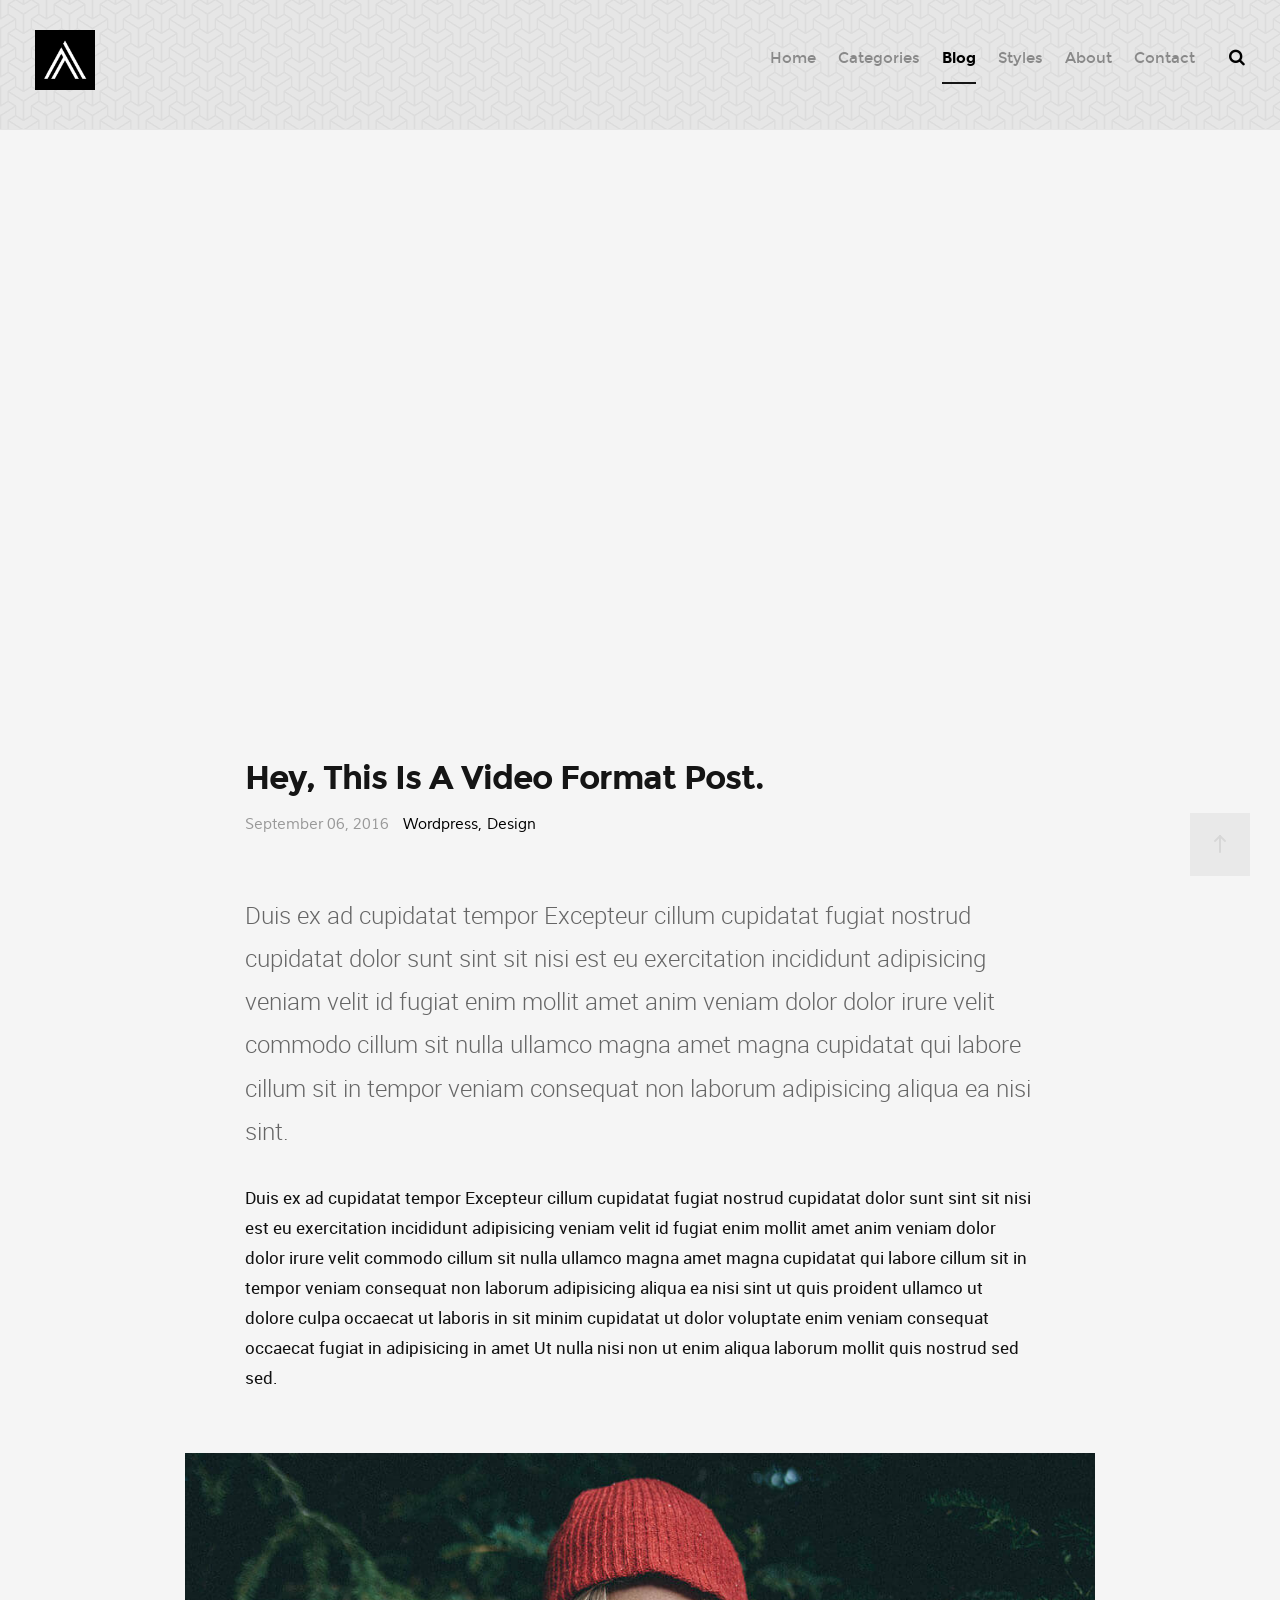
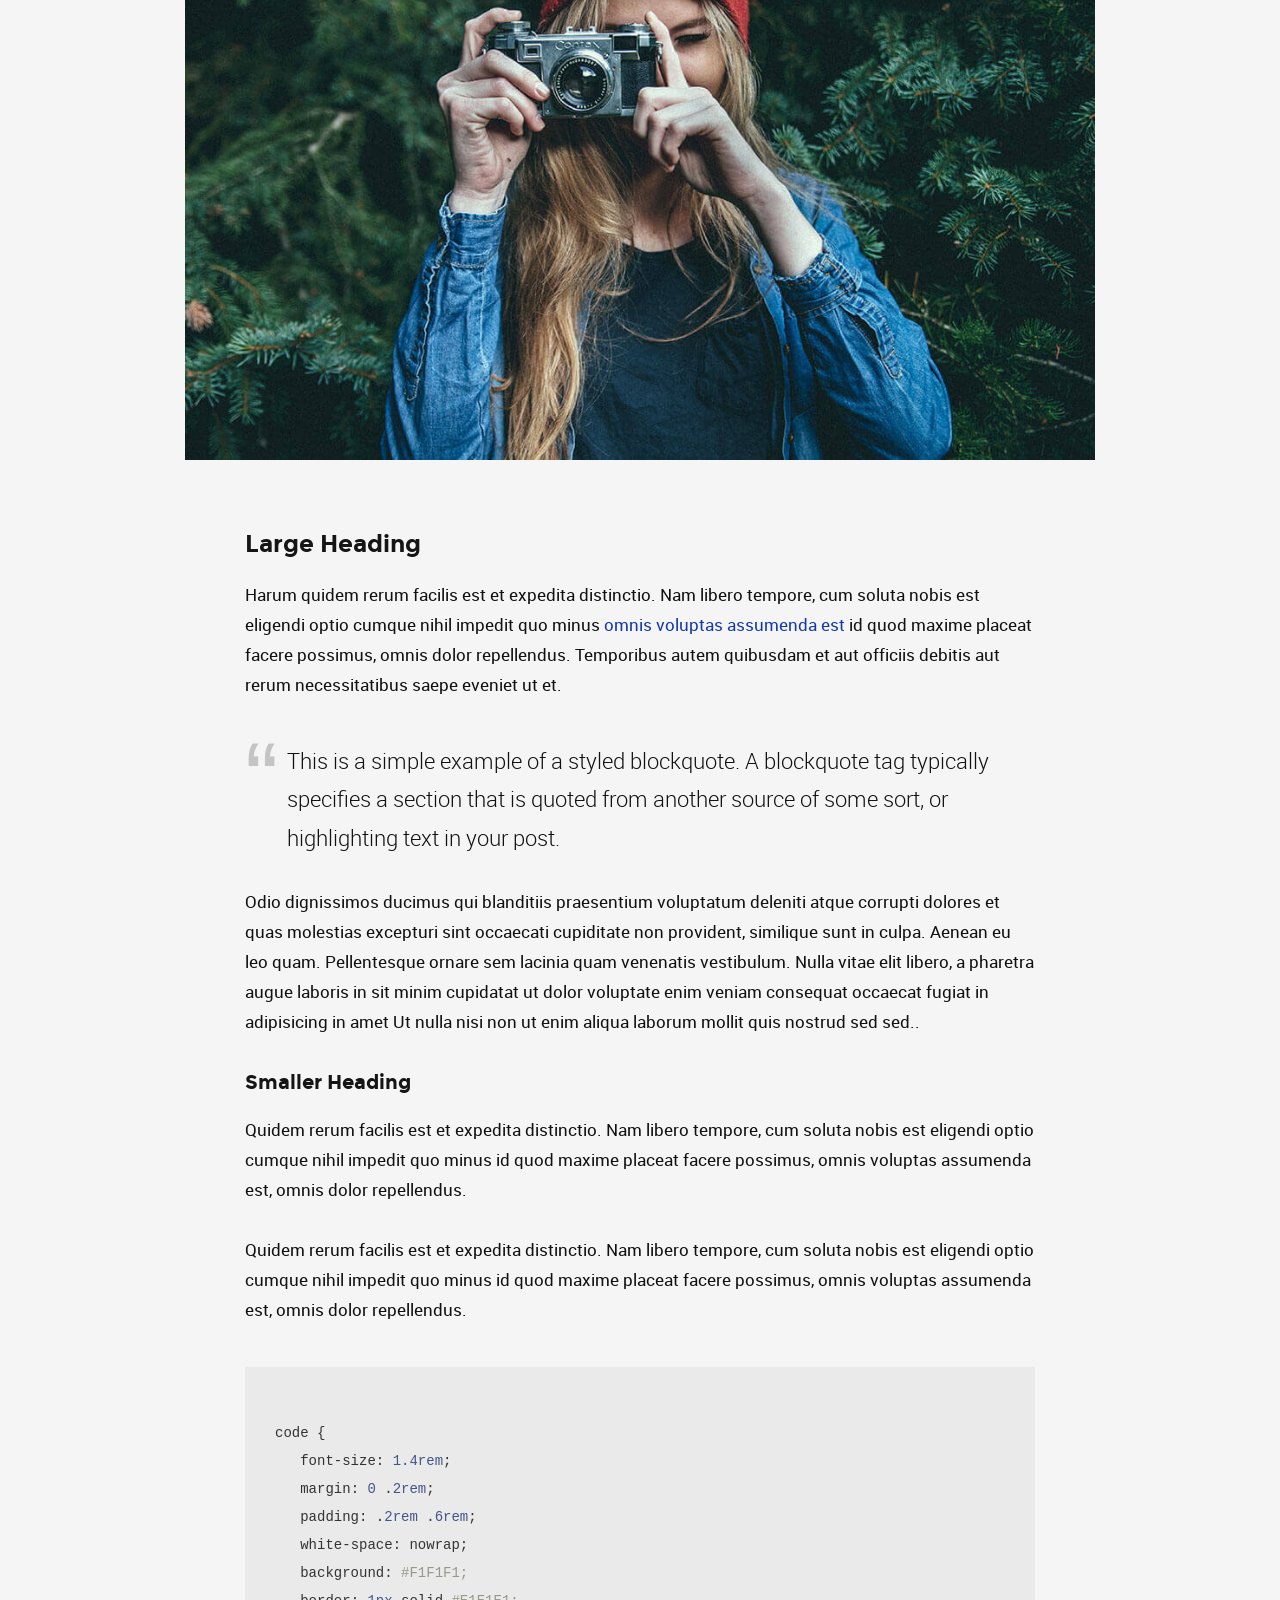
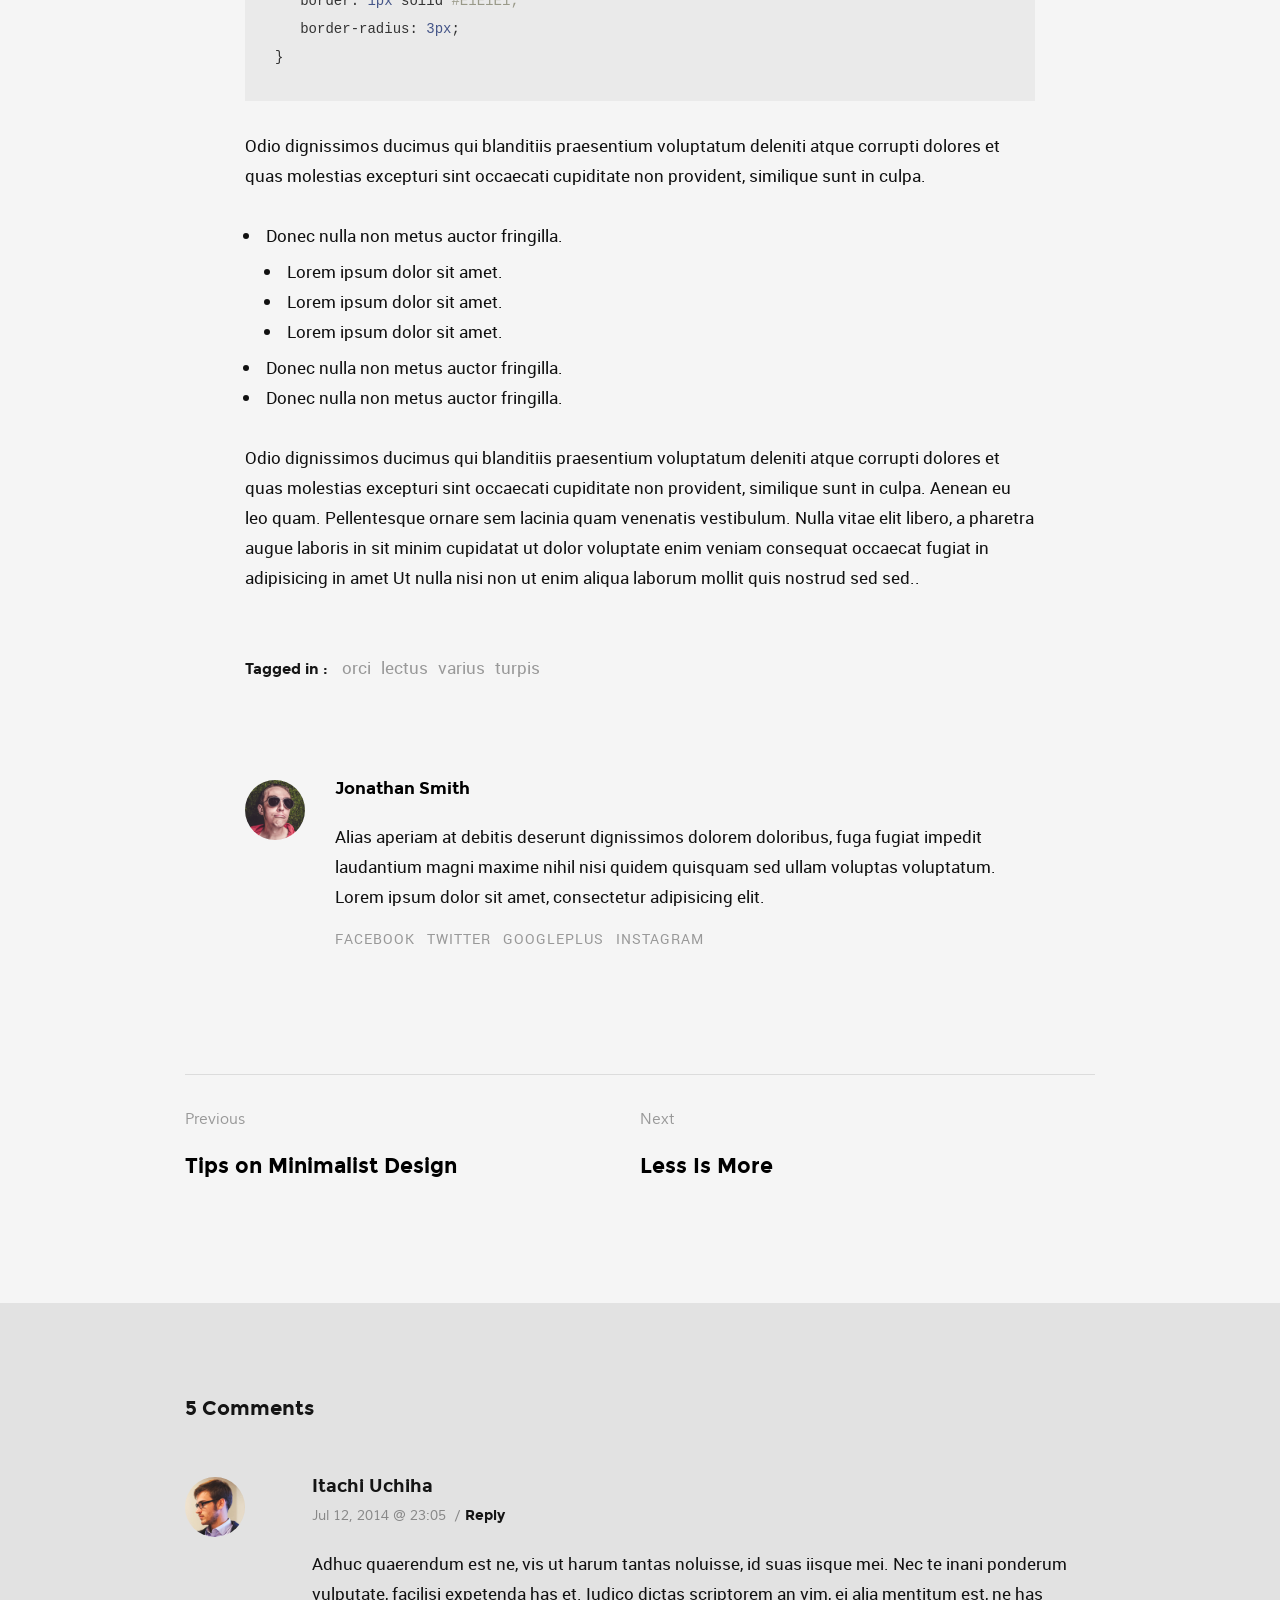
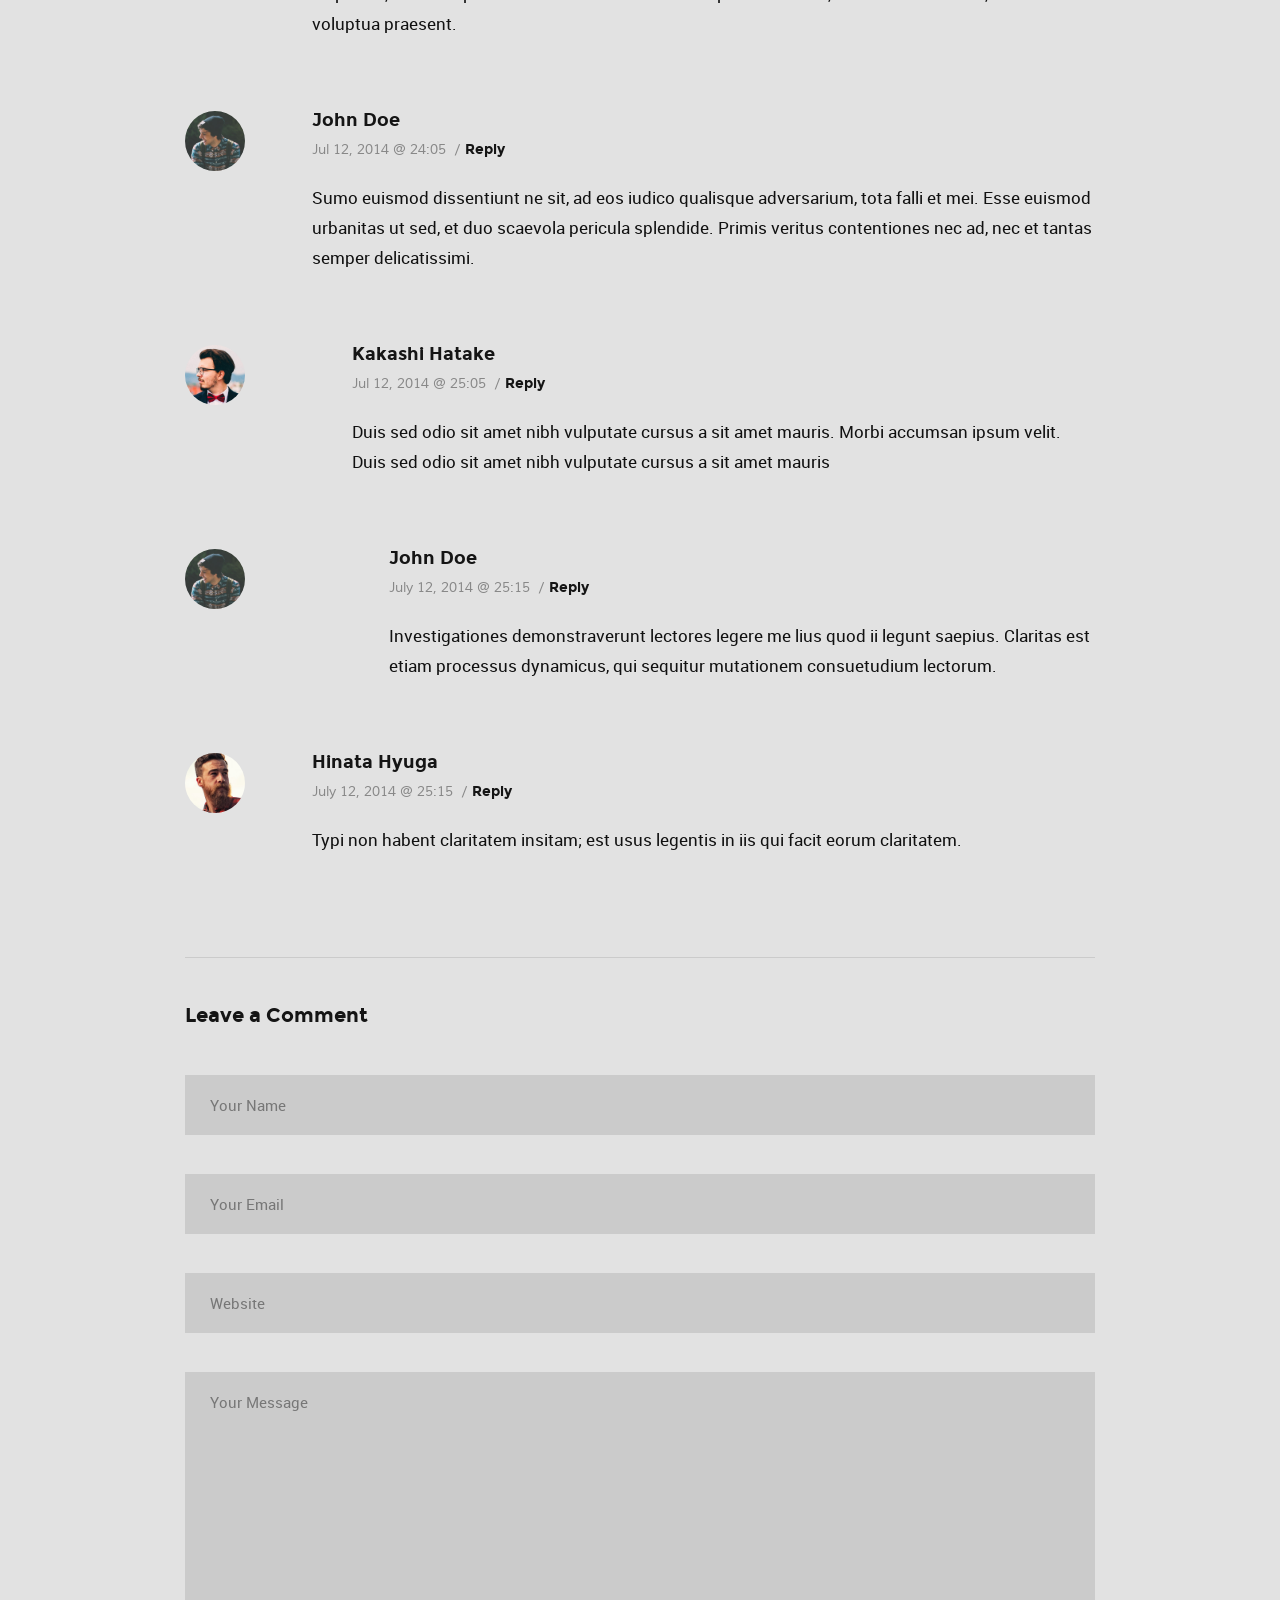
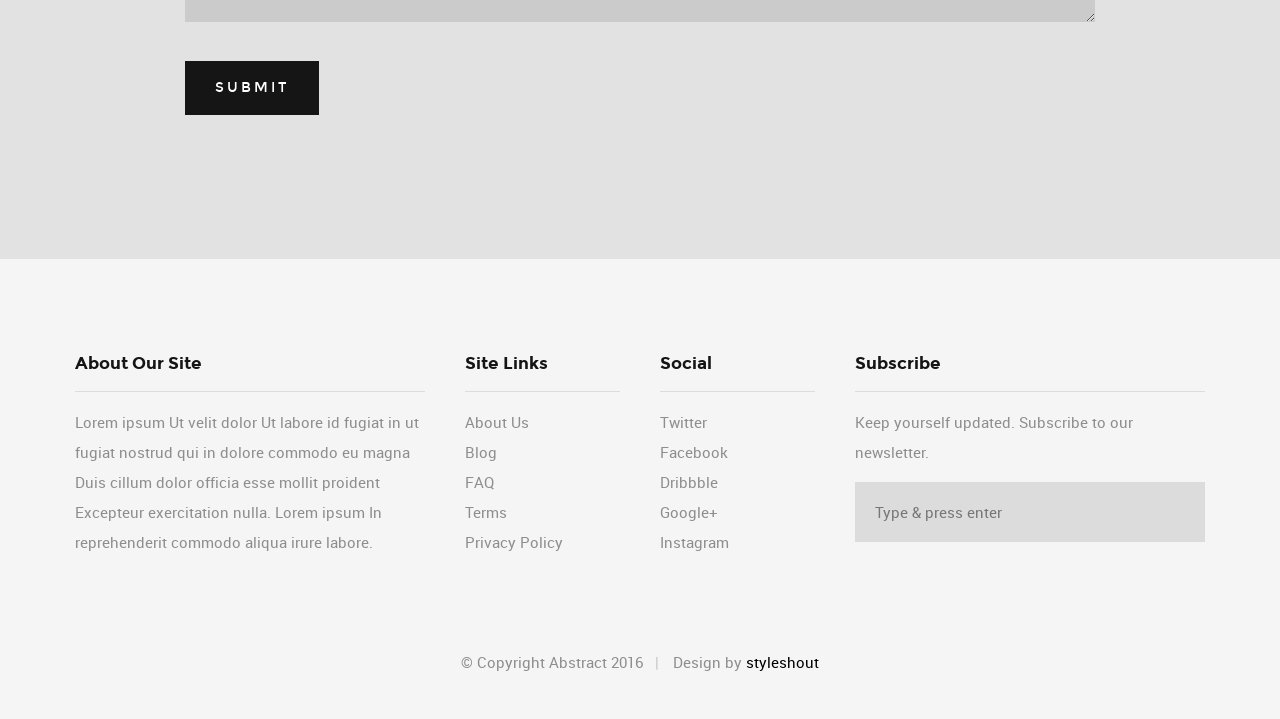
<file: single-video.html>
<!DOCTYPE html>
<!--[if IE 8 ]><html class="no-js oldie ie8" lang="en"> <![endif]-->
<!--[if IE 9 ]><html class="no-js oldie ie9" lang="en"> <![endif]-->
<!--[if (gte IE 9)|!(IE)]><!--><html class="no-js" lang="en"> <!--<![endif]-->
<head>

   <!--- basic page needs
   ================================================== -->
   <meta charset="utf-8">
	<title>Video Format Post - Abstract</title>
	<meta name="description" content="">  
	<meta name="author" content="">

   <!-- mobile specific metas
   ================================================== -->
	<meta name="viewport" content="width=device-width, initial-scale=1, maximum-scale=1">

 	<!-- CSS
   ================================================== -->
   <link rel="stylesheet" href="css/base.css">
   <link rel="stylesheet" href="css/vendor.css">  
   <link rel="stylesheet" href="css/main.css">
        

   <!-- script
   ================================================== -->
	<script src="js/modernizr.js"></script>
	<script src="js/pace.min.js"></script>

   <!-- favicons
	================================================== -->
	<link rel="shortcut icon" href="favicon.ico" type="image/x-icon">
	<link rel="icon" href="favicon.ico" type="image/x-icon">

</head>

<body id="top">

	<!-- header 
   ================================================== -->
   <header class="short-header">   

   	<div class="gradient-block"></div>	

   	<div class="row header-content">

   		<div class="logo">
	         <a href="index.html">Author</a>
	      </div>

	   	<nav id="main-nav-wrap">
				<ul class="main-navigation sf-menu">
					<li><a href="index.html" title="">Home</a></li>									
					<li class="has-children">
						<a href="category.html" title="">Categories</a>
						<ul class="sub-menu">
			            <li><a href="category.html">Wordpress</a></li>
			            <li><a href="category.html">HTML</a></li>
			            <li><a href="category.html">Photography</a></li>
			            <li><a href="category.html">UI</a></li>
			            <li><a href="category.html">Mockups</a></li>
			            <li><a href="category.html">Branding</a></li>
			         </ul>
					</li>
					<li class="has-children current">
						<a href="single-standard.html" title="">Blog</a>
						<ul class="sub-menu">
			            <li><a href="single-video.html">Video Post</a></li>
			            <li><a href="single-audio.html">Audio Post</a></li>
			            <li><a href="single-gallery.html">Gallery Post</a></li>
			            <li><a href="single-standard.html">Standard Post</a></li>
			         </ul>
					</li>
					<li><a href="style-guide.html" title="">Styles</a></li>
					<li><a href="about.html" title="">About</a></li>	
					<li><a href="contact.html" title="">Contact</a></li>										
				</ul>
			</nav> <!-- end main-nav-wrap -->

			<div class="search-wrap">
				
				<form role="search" method="get" class="search-form" action="#">
					<label>
						<span class="hide-content">Search for:</span>
						<input type="search" class="search-field" placeholder="Type Your Keywords" value="" name="s" title="Search for:" autocomplete="off">
					</label>
					<input type="submit" class="search-submit" value="Search">
				</form>

				<a href="#" id="close-search" class="close-btn">Close</a>

			</div> <!-- end search wrap -->	

			<div class="triggers">
				<a class="search-trigger" href="#"><i class="fa fa-search"></i></a>
				<a class="menu-toggle" href="#"><span>Menu</span></a>
			</div> <!-- end triggers -->	
   		
   	</div>     		
   	
   </header> <!-- end header -->


   <!-- content
   ================================================== -->
   <section id="content-wrap" class="blog-single">
   	<div class="row">
   		<div class="col-twelve">

   			<article class="format-video">  

   				<div class="content-media">
						<div class="fluid-video-wrapper">
                  	<iframe src="https://player.vimeo.com/video/14592941?title=0&byline=0&portrait=0" width="640" height="360" frameborder="0" webkitallowfullscreen mozallowfullscreen allowfullscreen></iframe>
            		</div> 
					</div>

					<div class="primary-content">

						<h1 class="entry-title">Hey, This Is A Video Format Post.</h1>	

						<ul class="entry-meta">
							<li class="date">September 06, 2016</li>						
							<li class="cat"><a href="">Wordpress</a><a href="">Design</a></li>				
						</ul>						

						<p class="lead">Duis ex ad cupidatat tempor Excepteur cillum cupidatat fugiat nostrud cupidatat dolor sunt sint sit nisi est eu exercitation incididunt adipisicing veniam velit id fugiat enim mollit amet anim veniam dolor dolor irure velit commodo cillum sit nulla ullamco magna amet magna cupidatat qui labore cillum sit in tempor veniam consequat non laborum adipisicing aliqua ea nisi sint.</p> 

						<p>Duis ex ad cupidatat tempor Excepteur cillum cupidatat fugiat nostrud cupidatat dolor sunt sint sit nisi est eu exercitation incididunt adipisicing veniam velit id fugiat enim mollit amet anim veniam dolor dolor irure velit commodo cillum sit nulla ullamco magna amet magna cupidatat qui labore cillum sit in tempor veniam consequat non laborum adipisicing aliqua ea nisi sint ut quis proident ullamco ut dolore culpa occaecat ut laboris in sit minim cupidatat ut dolor voluptate enim veniam consequat occaecat fugiat in adipisicing in amet Ut nulla nisi non ut enim aliqua laborum mollit quis nostrud sed sed.</p>

						<p><img src="images/shutterbug.jpg" alt=""></p>

						<h2>Large Heading</h2>

						<p>Harum quidem rerum facilis est et expedita distinctio. Nam libero tempore, cum soluta nobis est eligendi optio cumque nihil impedit quo minus <a href="http://#">omnis voluptas assumenda est</a> id quod maxime placeat facere possimus, omnis dolor repellendus. Temporibus autem quibusdam et aut officiis debitis aut rerum necessitatibus saepe eveniet ut et.</p>

						<blockquote><p>This is a simple example of a styled blockquote. A blockquote tag typically specifies a section that is quoted from another source of some sort, or highlighting text in your post.</p></blockquote>

						<p>Odio dignissimos ducimus qui blanditiis praesentium voluptatum deleniti atque corrupti dolores et quas molestias excepturi sint occaecati cupiditate non provident, similique sunt in culpa. Aenean eu leo quam. Pellentesque ornare sem lacinia quam venenatis vestibulum. Nulla vitae elit libero, a pharetra augue laboris in sit minim cupidatat ut dolor voluptate enim veniam consequat occaecat fugiat in adipisicing in amet Ut nulla nisi non ut enim aliqua laborum mollit quis nostrud sed sed..</p>

						<h3>Smaller Heading</h3>

						<p>Quidem rerum facilis est et expedita distinctio. Nam libero tempore, cum soluta nobis est eligendi optio cumque nihil impedit quo minus id quod maxime placeat facere possimus, omnis voluptas assumenda est, omnis dolor repellendus.</p>

						<p>Quidem rerum facilis est et expedita distinctio. Nam libero tempore, cum soluta nobis est eligendi optio cumque nihil impedit quo minus id quod maxime placeat facere possimus, omnis voluptas assumenda est, omnis dolor repellendus.</p>

<pre><code>
code {
   font-size: 1.4rem;
   margin: 0 .2rem;
   padding: .2rem .6rem;
   white-space: nowrap;
   background: #F1F1F1;
   border: 1px solid #E1E1E1;	
   border-radius: 3px;
}
</code></pre>

						<p>Odio dignissimos ducimus qui blanditiis praesentium voluptatum deleniti atque corrupti dolores et quas molestias excepturi sint occaecati cupiditate non provident, similique sunt in culpa.</p>

						<ul>
							<li>Donec nulla non metus auctor fringilla.
								<ul>
									<li>Lorem ipsum dolor sit amet.</li>
									<li>Lorem ipsum dolor sit amet.</li>
									<li>Lorem ipsum dolor sit amet.</li>
								</ul>
							</li>
							<li>Donec nulla non metus auctor fringilla.</li>
							<li>Donec nulla non metus auctor fringilla.</li>
						</ul>

						<p>Odio dignissimos ducimus qui blanditiis praesentium voluptatum deleniti atque corrupti dolores et quas molestias excepturi sint occaecati cupiditate non provident, similique sunt in culpa. Aenean eu leo quam. Pellentesque ornare sem lacinia quam venenatis vestibulum. Nulla vitae elit libero, a pharetra augue laboris in sit minim cupidatat ut dolor voluptate enim veniam consequat occaecat fugiat in adipisicing in amet Ut nulla nisi non ut enim aliqua laborum mollit quis nostrud sed sed..</p>

						<p class="tags">
		  			     	<span>Tagged in :</span>
		  				  	<a href="#">orci</a><a href="#">lectus</a><a href="#">varius</a><a href="#">turpis</a>
		  			   </p>

		  			   <div class="author-profile">
		  			   	<img src="images/avatars/user-05.jpg" alt="">

		  			   	<div class="about">
		  			   		<h4><a href="#">Jonathan Smith</a></h4>
		  			   	
		  			   		<p>Alias aperiam at debitis deserunt dignissimos dolorem doloribus, fuga fugiat impedit laudantium magni maxime nihil nisi quidem quisquam sed ullam voluptas voluptatum. Lorem ipsum dolor sit amet, consectetur adipisicing elit.
		  			   		</p>

		  			   		<ul class="author-social">
		  			   			<li><a href="#">Facebook</a></li>
						        	<li><a href="#">Twitter</a></li>
						        	<li><a href="#">GooglePlus</a></li>
						        	<li><a href="#">Instagram</i></a></li>					        	
		  			   		</ul>
		  			   	</div>
		  			   </div> <!-- end author-profile -->						

					</div> <!-- end entry-primary -->		  			   

	  			   <div class="pagenav group">
		  			   <div class="prev-nav">
		  			   	<a href="#" rel="prev">
		  			   		<span>Previous</span>
		  			   		Tips on Minimalist Design 
		  			   	</a>
		  			   </div>
		  				<div class="next-nav">
		  					<a href="#" rel="next">
		  						<span>Next</span>
		  			   		Less Is More 
		  					</a>
		  				</div>  				   
	  				</div>

				</article>
   		

			</div> <!-- end col-twelve -->
   	</div> <!-- end row -->

		<div class="comments-wrap">
			<div id="comments" class="row">
				<div class="col-full">

               <h3>5 Comments</h3>

               <!-- commentlist -->
               <ol class="commentlist">

                  <li class="depth-1">

                     <div class="avatar">
                        <img width="50" height="50" class="avatar" src="images/avatars/user-01.jpg" alt="">
                     </div>

                     <div class="comment-content">

	                     <div class="comment-info">
	                        <cite>Itachi Uchiha</cite>

	                        <div class="comment-meta">
	                           <time class="comment-time" datetime="2014-07-12T23:05">Jul 12, 2014 @ 23:05</time>
	                           <span class="sep">/</span><a class="reply" href="#">Reply</a>
	                        </div>
	                     </div>

	                     <div class="comment-text">
	                        <p>Adhuc quaerendum est ne, vis ut harum tantas noluisse, id suas iisque mei. Nec te inani ponderum vulputate,
	                        facilisi expetenda has et. Iudico dictas scriptorem an vim, ei alia mentitum est, ne has voluptua praesent.</p>
	                     </div>

	                  </div>

                  </li>

                  <li class="thread-alt depth-1">

                     <div class="avatar">
                        <img width="50" height="50" class="avatar" src="images/avatars/user-04.jpg" alt="">
                     </div>

                     <div class="comment-content">

	                     <div class="comment-info">
	                        <cite>John Doe</cite>

	                        <div class="comment-meta">
	                           <time class="comment-time" datetime="2014-07-12T24:05">Jul 12, 2014 @ 24:05</time>
	                           <span class="sep">/</span><a class="reply" href="#">Reply</a>
	                        </div>
	                     </div>

	                     <div class="comment-text">
	                        <p>Sumo euismod dissentiunt ne sit, ad eos iudico qualisque adversarium, tota falli et mei. Esse euismod
	                        urbanitas ut sed, et duo scaevola pericula splendide. Primis veritus contentiones nec ad, nec et
	                        tantas semper delicatissimi.</p>                        
	                     </div>

	                  </div>

                     <ul class="children">

                        <li class="depth-2">

                           <div class="avatar">
                              <img width="50" height="50" class="avatar" src="images/avatars/user-03.jpg" alt="">
                           </div>

                           <div class="comment-content">

	                           <div class="comment-info">
	                              <cite>Kakashi Hatake</cite>

	                              <div class="comment-meta">
	                                 <time class="comment-time" datetime="2014-07-12T25:05">Jul 12, 2014 @ 25:05</time>
	                                 <span class="sep">/</span><a class="reply" href="#">Reply</a>
	                              </div>
	                           </div>

	                           <div class="comment-text">
	                              <p>Duis sed odio sit amet nibh vulputate
	                              cursus a sit amet mauris. Morbi accumsan ipsum velit. Duis sed odio sit amet nibh vulputate
	                              cursus a sit amet mauris</p>
	                           </div>

                           </div>

                           <ul class="children">

                              <li class="depth-3">

                                 <div class="avatar">
                                    <img width="50" height="50" class="avatar" src="images/avatars/user-04.jpg" alt="">
                                 </div>

                                 <div class="comment-content">

	                                 <div class="comment-info">
	                                    <cite>John Doe</cite>

	                                    <div class="comment-meta">
	                                       <time class="comment-time" datetime="2014-07-12T25:15">July 12, 2014 @ 25:15</time>
	                                       <span class="sep">/</span><a class="reply" href="#">Reply</a>
	                                    </div>
	                                 </div>

	                                 <div class="comment-text">
	                                    <p>Investigationes demonstraverunt lectores legere me lius quod ii legunt saepius. Claritas est
	                                    etiam processus dynamicus, qui sequitur mutationem consuetudium lectorum.</p>
	                                 </div>

                                 </div>

                              </li>

                           </ul>

                        </li>

                     </ul>

                  </li>

                  <li class="depth-1">

                     <div class="avatar">
                        <img width="50" height="50" class="avatar" src="images/avatars/user-02.jpg" alt="">
                     </div>

                     <div class="comment-content">

	                     <div class="comment-info">
	                        <cite>Hinata Hyuga</cite>

	                        <div class="comment-meta">
	                           <time class="comment-time" datetime="2014-07-12T25:15">July 12, 2014 @ 25:15</time>
	                           <span class="sep">/</span><a class="reply" href="#">Reply</a>
	                        </div>
	                     </div>

	                     <div class="comment-text">
	                        <p>Typi non habent claritatem insitam; est usus legentis in iis qui facit eorum claritatem.</p>
	                     </div>

                     </div>

                  </li>

               </ol> <!-- Commentlist End -->					

               <!-- respond -->
               <div class="respond">

               	<h3>Leave a Comment</h3>

                  <form name="contactForm" id="contactForm" method="post" action="">
  					   <fieldset>

                     <div class="form-field">
  						      <input name="cName" type="text" id="cName" class="full-width" placeholder="Your Name" value="">
                     </div>

                     <div class="form-field">
  						      <input name="cEmail" type="text" id="cEmail" class="full-width" placeholder="Your Email" value="">
                     </div>

                     <div class="form-field">
  						      <input name="cWebsite" type="text" id="cWebsite" class="full-width" placeholder="Website"  value="">
                     </div>

                     <div class="message form-field">
                        <textarea name="cMessage" id="cMessage" class="full-width" placeholder="Your Message" ></textarea>
                     </div>

                     <button type="submit" class="submit button-primary">Submit</button>

  					   </fieldset>
  				      </form> <!-- Form End -->

               </div> <!-- Respond End -->

         	</div> <!-- end col-full -->
         </div> <!-- end row comments -->
		</div> <!-- end comments-wrap -->

   </section> <!-- end content -->



   
   <!-- footer
   ================================================== -->
   <footer>

   	<div class="footer-main">

   		<div class="row">  

	      	<div class="col-four tab-full mob-full footer-info">            

	            <h4>About Our Site</h4>

	               <p>
		          	Lorem ipsum Ut velit dolor Ut labore id fugiat in ut fugiat nostrud qui in dolore commodo eu magna Duis cillum dolor officia esse mollit proident Excepteur exercitation nulla. Lorem ipsum In reprehenderit commodo aliqua irure labore.
		          	</p>

		      </div> <!-- end footer-info -->

	      	<div class="col-two tab-1-3 mob-1-2 site-links">

	      		<h4>Site Links</h4>

	      		<ul>
	      			<li><a href="#">About Us</a></li>
						<li><a href="#">Blog</a></li>
						<li><a href="#">FAQ</a></li>
						<li><a href="#">Terms</a></li>
						<li><a href="#">Privacy Policy</a></li>
					</ul>

	      	</div> <!-- end site-links -->  

	      	<div class="col-two tab-1-3 mob-1-2 social-links">

	      		<h4>Social</h4>

	      		<ul>
	      			<li><a href="#">Twitter</a></li>
						<li><a href="#">Facebook</a></li>
						<li><a href="#">Dribbble</a></li>
						<li><a href="#">Google+</a></li>
						<li><a href="#">Instagram</a></li>
					</ul>
	      	           	
	      	</div> <!-- end social links --> 

	      	<div class="col-four tab-1-3 mob-full footer-subscribe">

	      		<h4>Subscribe</h4>

	      		<p>Keep yourself updated. Subscribe to our newsletter.</p>

	      		<div class="subscribe-form">
	      	
	      			<form id="mc-form" class="group" novalidate="true">

							<input type="email" value="" name="dEmail" class="email" id="mc-email" placeholder="Type &amp; press enter" required=""> 
	   		
			   			<input type="submit" name="subscribe" >
		   	
		   				<label for="mc-email" class="subscribe-message"></label>
			
						</form>

	      		</div>	      		
	      	           	
	      	</div> <!-- end subscribe -->         

	      </div> <!-- end row -->

   	</div> <!-- end footer-main -->

      <div class="footer-bottom">
      	<div class="row">

      		<div class="col-twelve">
	      		<div class="copyright">
		         	<span>© Copyright Abstract 2016</span> 
		         	<span>Design by <a href="http://www.styleshout.com/">styleshout</a></span>		         	
		         </div>

		         <div id="go-top">
		            <a class="smoothscroll" title="Back to Top" href="#top"><i class="icon icon-arrow-up"></i></a>
		         </div>         
	      	</div>

      	</div> 
      </div> <!-- end footer-bottom -->  

   </footer>  

   <div id="preloader"> 
    	<div id="loader"></div>
   </div> 

   <!-- Java Script
   ================================================== --> 
   <script src="js/jquery-2.1.3.min.js"></script>
   <script src="js/plugins.js"></script>
   <script src="js/main.js"></script>

</body>

</html>
</file>
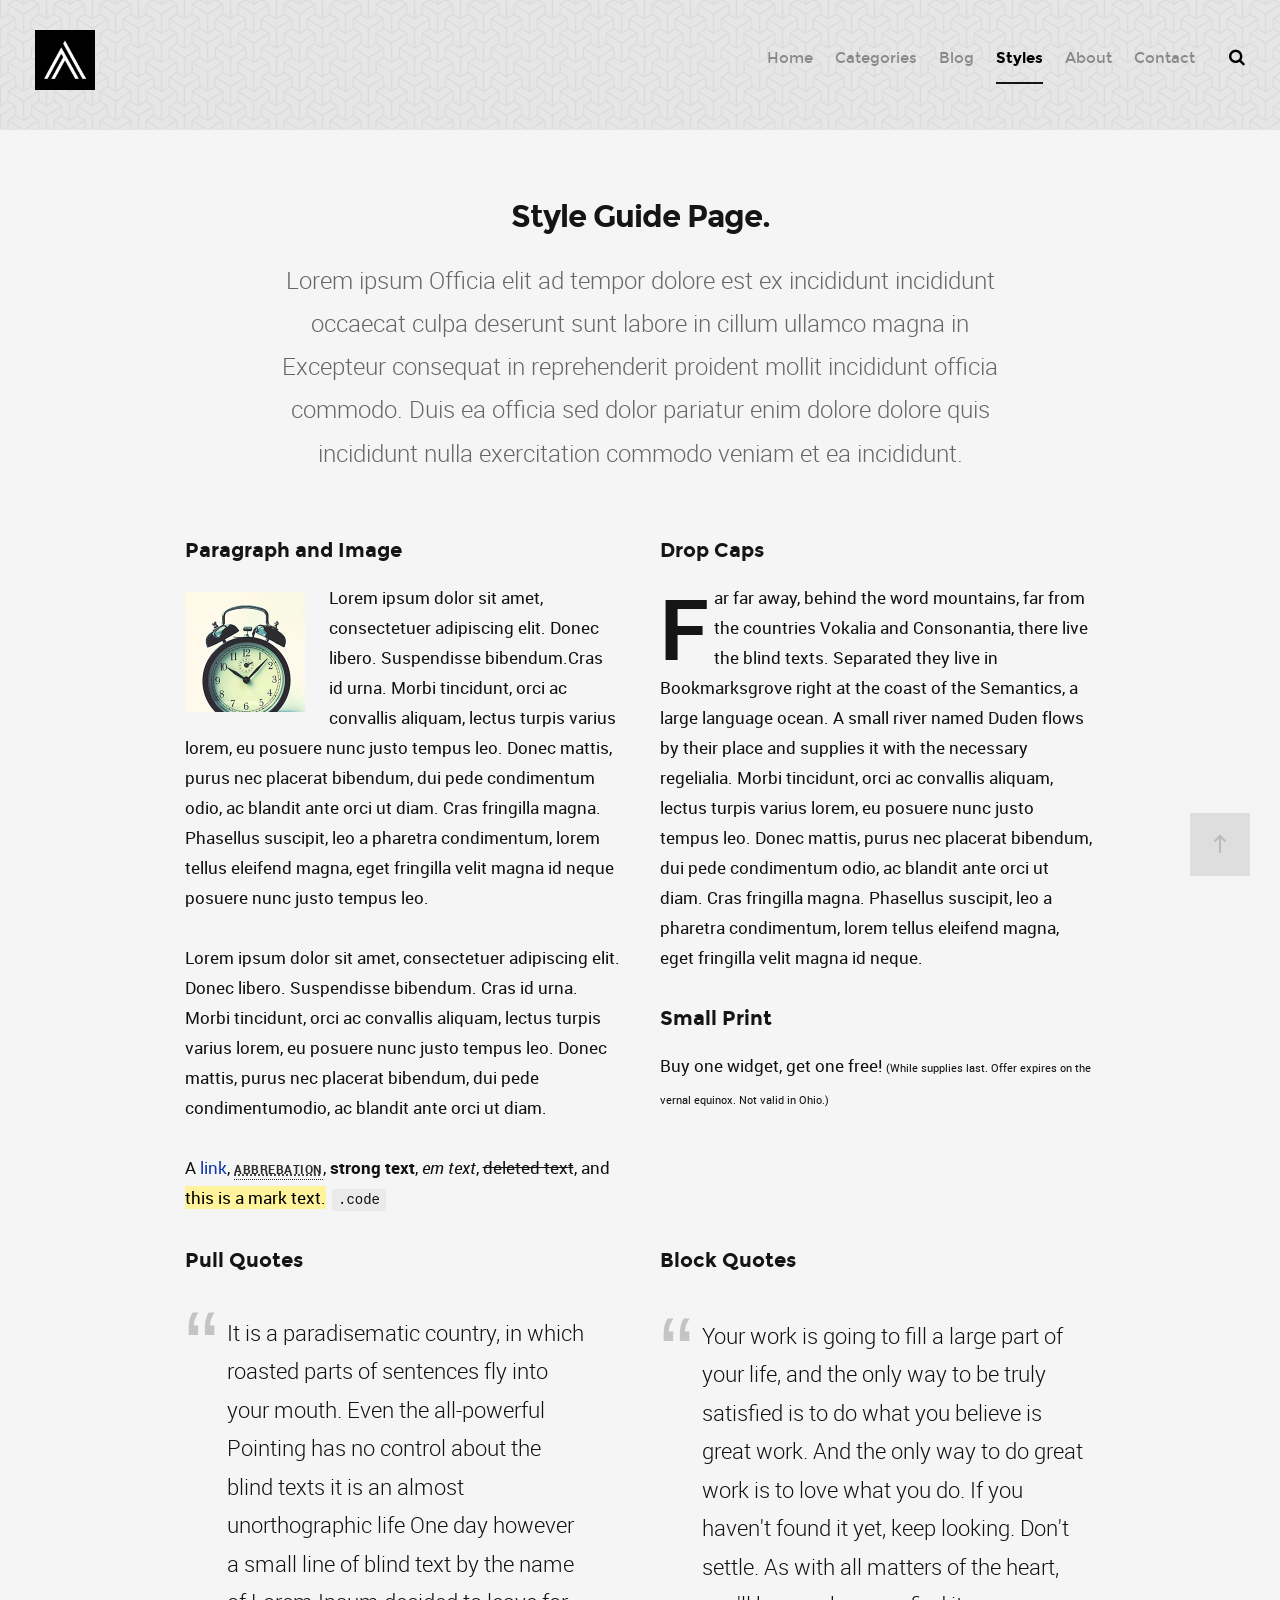
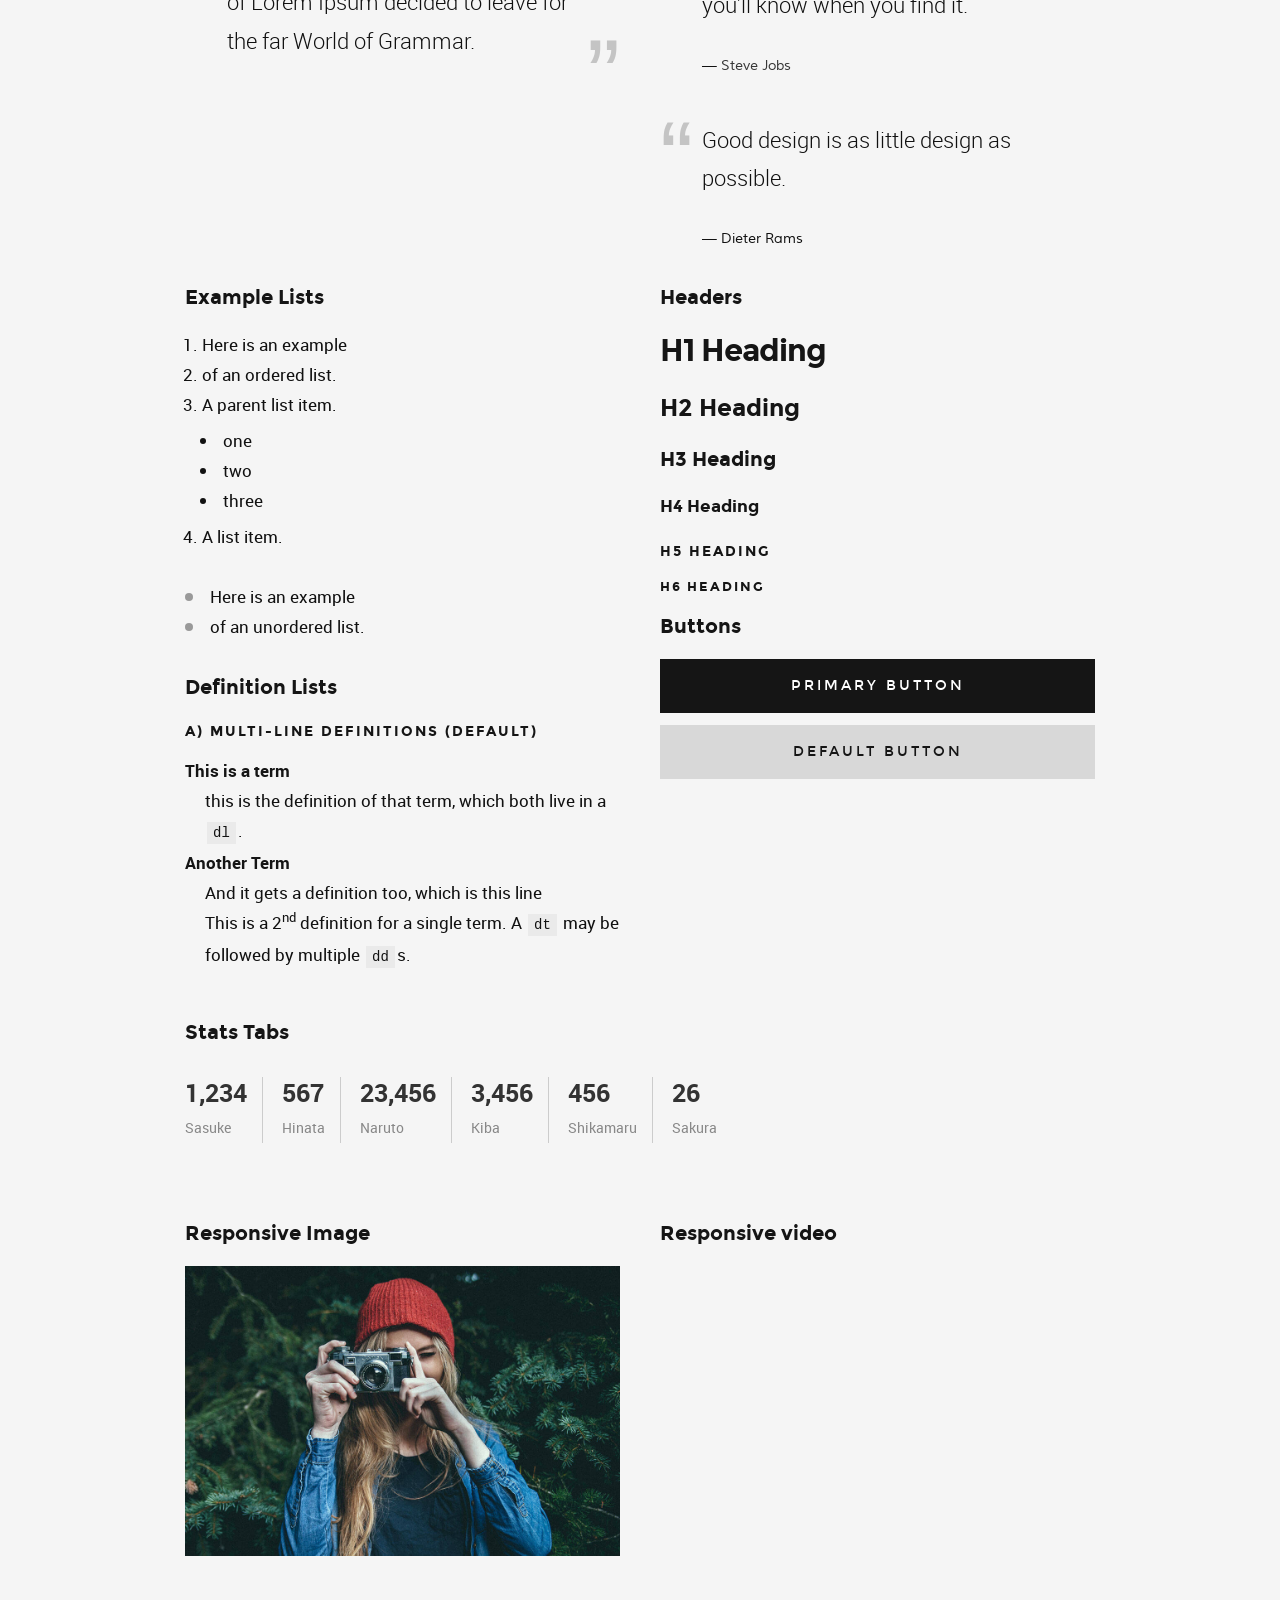
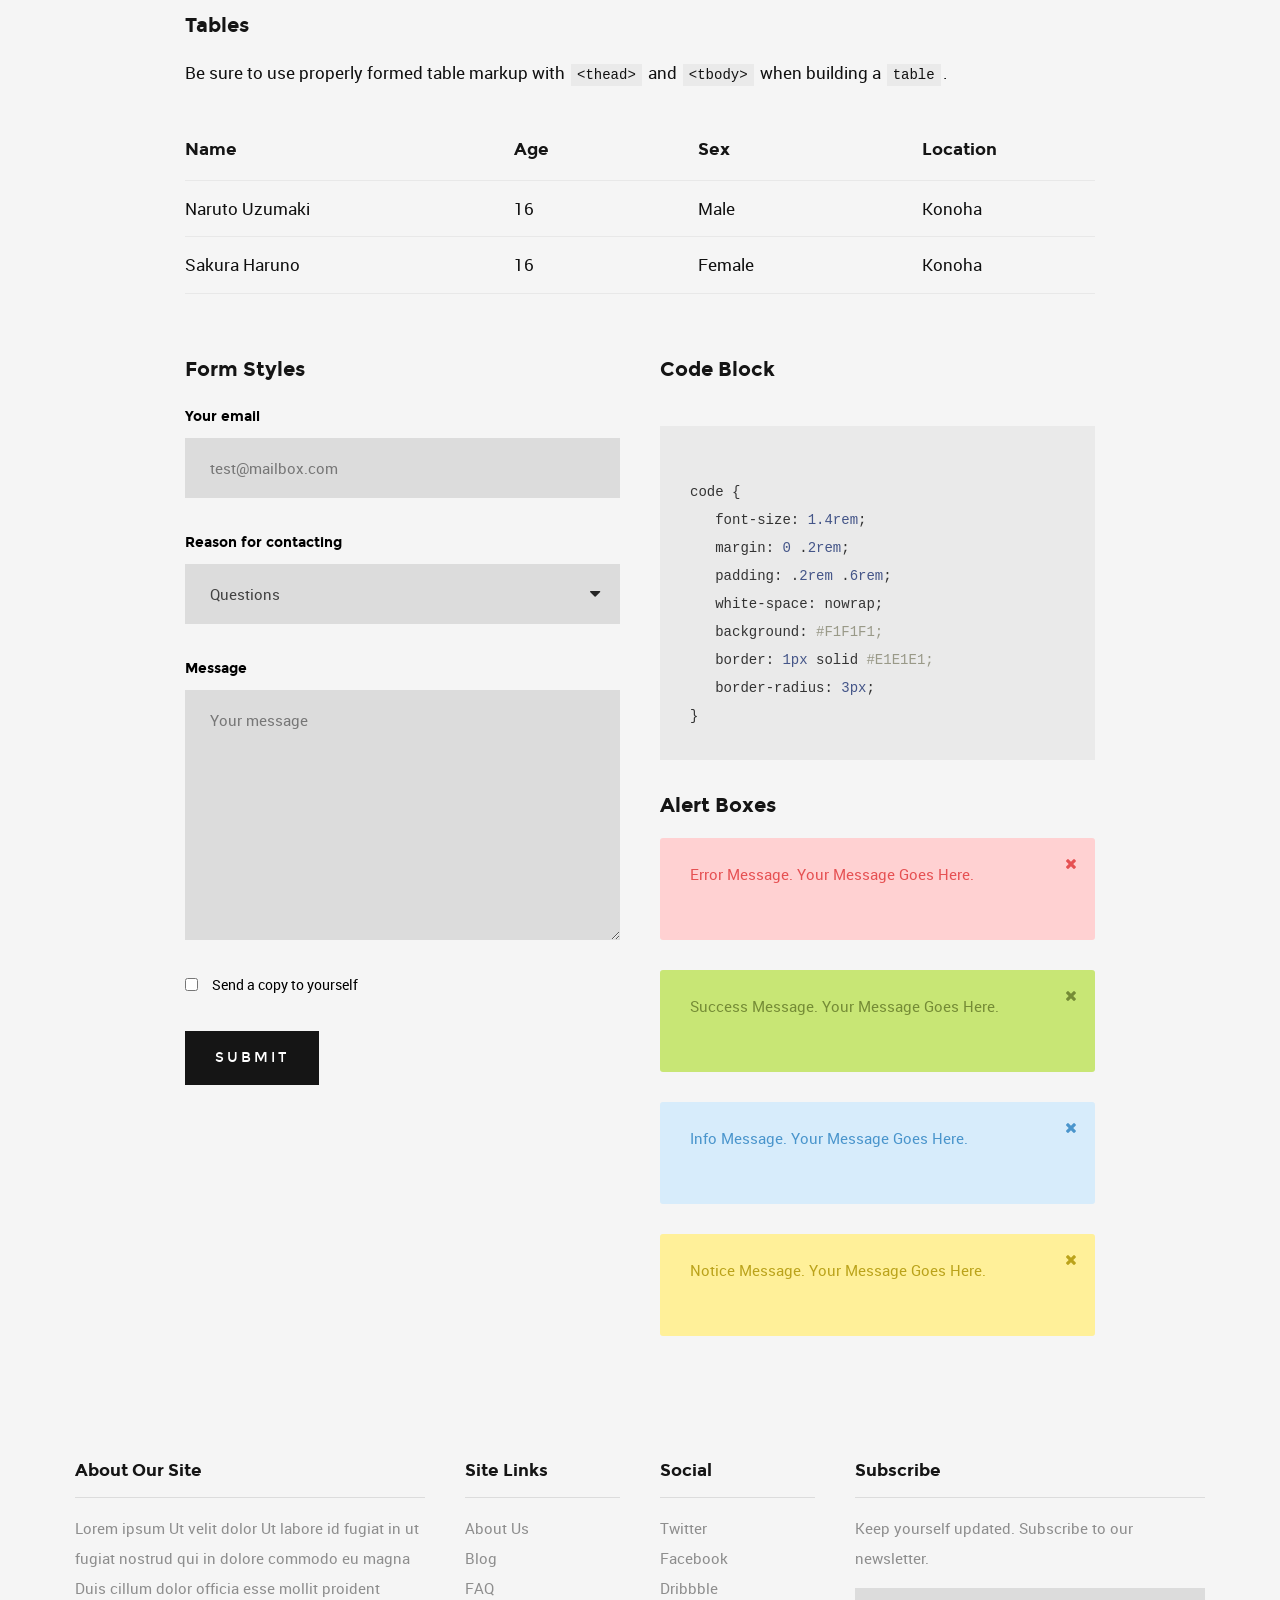
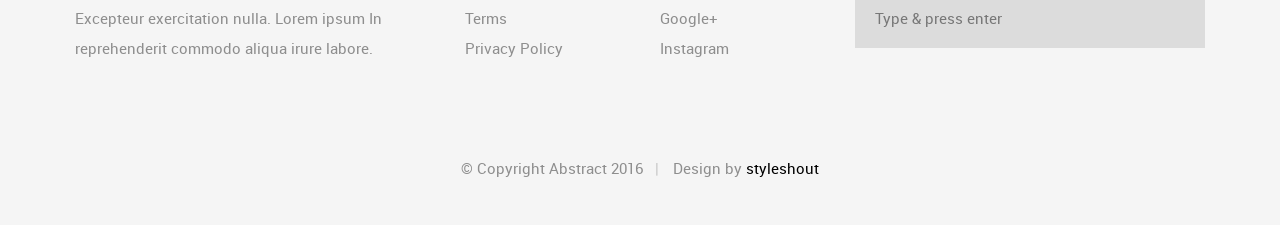
<file: style-guide.html>
<!DOCTYPE html>
<!--[if IE 8 ]><html class="no-js oldie ie8" lang="en"> <![endif]-->
<!--[if IE 9 ]><html class="no-js oldie ie9" lang="en"> <![endif]-->
<!--[if (gte IE 9)|!(IE)]><!--><html class="no-js" lang="en"> <!--<![endif]-->
<head>

   <!--- basic page needs
   ================================================== -->
   <meta charset="utf-8">
	<title>Style Guide - Abstract</title>
	<meta name="description" content="">  
	<meta name="author" content="">

   <!-- mobile specific metas
   ================================================== -->
	<meta name="viewport" content="width=device-width, initial-scale=1, maximum-scale=1">

 	<!-- CSS
   ================================================== -->
   <link rel="stylesheet" href="css/base.css">
   <link rel="stylesheet" href="css/vendor.css">  
   <link rel="stylesheet" href="css/main.css">
        

   <!-- script
   ================================================== -->
	<script src="js/modernizr.js"></script>
	<script src="js/pace.min.js"></script>

   <!-- favicons
	================================================== -->
	<link rel="shortcut icon" href="favicon.ico" type="image/x-icon">
	<link rel="icon" href="favicon.ico" type="image/x-icon">

</head>

<body id="top">

	<!-- header 
   ================================================== -->
   <header class="short-header">   

   	<div class="gradient-block"></div>	

   	<div class="row header-content">

   		<div class="logo">
	         <a href="index.html">Author</a>
	      </div>

	   	<nav id="main-nav-wrap">
				<ul class="main-navigation sf-menu">
					<li><a href="index.html" title="">Home</a></li>									
					<li class="has-children">
						<a href="category.html" title="">Categories</a>
						<ul class="sub-menu">
			            <li><a href="category.html">Wordpress</a></li>
			            <li><a href="category.html">HTML</a></li>
			            <li><a href="category.html">Photography</a></li>
			            <li><a href="category.html">UI</a></li>
			            <li><a href="category.html">Mockups</a></li>
			            <li><a href="category.html">Branding</a></li>
			         </ul>
					</li>
					<li class="has-children">
						<a href="single-standard.html" title="">Blog</a>
						<ul class="sub-menu">
			            <li><a href="single-video.html">Video Post</a></li>
			            <li><a href="single-audio.html">Audio Post</a></li>
			            <li><a href="single-gallery.html">Gallery Post</a></li>
			            <li><a href="single-standard.html">Standard Post</a></li>
			         </ul>
					</li>
					<li class="current"><a href="style-guide.html" title="">Styles</a></li>
					<li><a href="about.html" title="">About</a></li>	
					<li><a href="contact.html" title="">Contact</a></li>										
				</ul>
			</nav> <!-- end main-nav-wrap -->

			<div class="search-wrap">
				
				<form role="search" method="get" class="search-form" action="#">
					<label>
						<span class="hide-content">Search for:</span>
						<input type="search" class="search-field" placeholder="Type Your Keywords" value="" name="s" title="Search for:" autocomplete="off">
					</label>
					<input type="submit" class="search-submit" value="Search">
				</form>

				<a href="#" id="close-search" class="close-btn">Close</a>

			</div> <!-- end search wrap -->	

			<div class="triggers">
				<a class="search-trigger" href="#"><i class="fa fa-search"></i></a>
				<a class="menu-toggle" href="#"><span>Menu</span></a>
			</div> <!-- end triggers -->	
   		
   	</div>     		
   	
   </header> <!-- end header -->

   
   <!-- content
   ================================================== -->  
   <div id="content-wrap" class="styles">

   	<div class="row narrow add-bottom text-center">

   		<div class="col-twelve tab-full">

   			<h1>Style Guide Page.</h1>

   			<p class="lead">Lorem ipsum Officia elit ad tempor dolore est ex incididunt incididunt occaecat culpa deserunt sunt labore in cillum ullamco magna in Excepteur consequat in reprehenderit proident mollit incididunt officia commodo.
   			Duis ea officia sed dolor pariatur enim dolore dolore quis incididunt nulla exercitation commodo veniam et ea incididunt.</p>   			

   		</div>

     	</div>

     	<div class="row">

     		<div class="col-six tab-full">

		     	<h3>Paragraph and Image</h3>

		      <p><a href="#"><img width="120" height="120" class="pull-left" alt="sample-image" src="images/sample-image.jpg"></a>
		  		Lorem ipsum dolor sit amet, consectetuer adipiscing elit. Donec libero. Suspendisse bibendum.Cras id urna. Morbi tincidunt, orci ac convallis aliquam, lectus turpis varius lorem, eu posuere nunc justo tempus leo. Donec mattis, purus nec placerat bibendum, dui pede condimentum odio, ac blandit ante orci ut diam. Cras fringilla magna. Phasellus suscipit, leo a pharetra condimentum, lorem tellus eleifend magna, eget fringilla velit magna id neque posuere nunc justo tempus leo. </p>

		  		<p>
		  		Lorem ipsum dolor sit amet, consectetuer adipiscing elit. Donec libero. Suspendisse bibendum. Cras id urna. Morbi tincidunt, orci ac convallis aliquam, lectus turpis varius lorem, eu posuere nunc justo tempus leo. Donec mattis, purus nec placerat bibendum, dui pede condimentumodio, ac blandit ante orci ut diam.	
	 			</p>

	         <p>A <a href="#">link</a>,
	  			<abbr title="this really isn't a very good description">abbrebation</abbr>,
	  			<strong>strong text</strong>,
	         <em>em text</em>,
	  			<del>deleted text</del>, and
	         <mark>this is a mark text.</mark>
	         <code>.code</code>
	         </p>

	      </div>

	      <div class="col-six tab-full">

	         <h3>Drop Caps</h3>

		      <p class="drop-cap">Far far away, behind the word mountains, far from the countries Vokalia and Consonantia,
		      there live the blind texts. Separated they live in Bookmarksgrove right at the coast of the
		      Semantics, a large language ocean. A small river named Duden flows by their place and supplies it with the necessary regelialia. Morbi tincidunt, orci ac convallis aliquam, lectus turpis varius lorem, eu	posuere nunc justo tempus leo. Donec mattis, purus nec placerat bibendum, dui pede condimentum odio, ac blandit ante orci ut diam. Cras fringilla magna. Phasellus suscipit, leo a pharetra condimentum, lorem tellus eleifend magna, eget fringilla velit magna id neque.
				</p>

			   <h3>Small Print</h3>

			   <p>Buy one widget, get one free!
				<small>(While supplies last. Offer expires on the vernal equinox. Not valid in Ohio.)</small>
				</p>

			</div>	         

		</div> <!-- end row -->

		<div class="row">

		  	<div class="col-six tab-full">

		      <h3>Pull Quotes</h3>

		      <aside class="pull-quote">
				   <blockquote>
					   <p>It is a paradisematic country, in which roasted parts of
		            sentences fly into your mouth. Even the all-powerful Pointing has no control about the blind
		            texts it is an almost unorthographic life One day however a small line of blind text by the name
		            of Lorem Ipsum decided to leave for the far World of Grammar.</p>
					</blockquote>
				</aside>

		   </div>

		   <div class="col-six tab-full">

		      <h3>Block Quotes</h3>

		      <blockquote cite="http://where-i-got-my-info-from.com">
				   <p>Your work is going to fill a large part of your life, and the only way to be truly satisfied is
		         to do what you believe is great work. And the only way to do great work is to love what you do.
		         If you haven't found it yet, keep looking. Don't settle. As with all matters of the heart, you'll know when you find it.
		         </p>
					<cite>
					   <a href="#">Steve Jobs</a>
					</cite>
			   </blockquote>

		      <blockquote>
		         <p>Good design is as little design as possible.</p>
		         <cite>Dieter Rams</cite>
		      </blockquote>

		   </div>

		</div> <!-- end row -->

		<div class="row half-bottom">

			<div class="col-six tab-full">

			   <h3>Example Lists</h3>

			   <ol>
				   <li>Here is an example</li>
				   <li>of an ordered list.</li>
				   <li>A parent list item.
					  	<ul>
				  			<li>one</li>
				  			<li>two</li>
					   	<li>three</li>
					   </ul>
					</li>
					<li>A list item.</li>
				</ol>

			   <ul class="disc">
				   <li>Here is an example</li>
				   <li>of an unordered list.</li>
				</ul>	

				<h3>Definition Lists</h3>	            

			   <h5>a) Multi-line Definitions (default)</h5>

			   <dl>
				   <dt><strong>This is a term</strong></dt>
				      <dd>this is the definition of that term, which both live in a <code>dl</code>.</dd>
				   <dt><strong>Another Term</strong></dt>
				      <dd>And it gets a definition too, which is this line</dd>
				      <dd>This is a 2<sup>nd</sup> definition for a single term. A <code>dt</code> may be followed by multiple <code>dd</code>s.</dd>
			   </dl>

		   </div>

		   <div class="col-six tab-full">		                  

		      <h3>Headers</h3>

		      <h1>H1 Heading</h1>
		      <h2>H2 Heading</h2>
		      <h3>H3 Heading</h3>
		      <h4>H4 Heading</h4>
		      <h5>H5 Heading</h5>
		      <h6>H6 Heading</h6>

		      <h3>Buttons</h3>

		    	<p>
		     		<a class="button button-primary full-width" href="#">Primary Button</a>
		     		<a class="button full-width" href="#">Default Button</a>
		     	</p>

		   </div>

		</div> <!-- end row -->

		<div class="row half-bottom">

		   <div class="col-twelve">

		    	<h3>Stats Tabs</h3>

		      <ul class="stats-tabs">
				   <li><a href="#">1,234 <em>Sasuke</em></a></li>
				   <li><a href="#">567 <em>Hinata</em></a></li>
				   <li><a href="#">23,456 <em>Naruto</em></a></li>
				   <li><a href="#">3,456 <em>Kiba</em></a></li>
				   <li><a href="#">456 <em>Shikamaru</em></a></li>
				   <li><a href="#">26 <em>Sakura</em></a></li>
				</ul>	      		

		   </div>	      	

		</div> <!-- end row -->

		<div class="row half-bottom">

	      <div class="col-six tab-full">

      		<h3>Responsive Image</h3>
      		<p><img src="images/shutterbug.jpg"></p>

      	</div>

      	<div class="col-six tab-full">

      		<h3>Responsive video</h3>

      		<div class="fluid-video-wrapper">
               <iframe src="http://player.vimeo.com/video/14592941?title=0&amp;byline=0&amp;portrait=0&amp;color=F64B39" width="500" height="281" frameborder="0" webkitallowfullscreen mozallowfullscreen allowfullscreen></iframe> 
            </div>

      	</div>
	      	
      </div> <!-- end row -->

      <div class="row add-bottom">

	      <div class="col-twelve">

	      	<h3>Tables</h3>
	      	<p>Be sure to use properly formed table markup with <code>&lt;thead&gt;</code> and <code>&lt;tbody&gt;</code> when building a <code>table</code>.</p>

	      	<div class="table-responsive">

	      		<table>
						<thead>
						   <tr>
						 		<th>Name</th>
						      <th>Age</th>
						      <th>Sex</th>
						      <th>Location</th>					    
						   </tr>
						</thead>
						<tbody>
						   <tr>
						      <td>Naruto Uzumaki</td>
						      <td>16</td>
						      <td>Male</td>
						      <td>Konoha</td>					    
						   </tr>
						   <tr>
						      <td>Sakura Haruno</td>
						      <td>16</td>
						      <td>Female</td>
						      <td>Konoha</td>			    
						   </tr>
						</tbody>
				   </table>

	      	</div>     		

	      </div>
	      	
	   </div> <!-- end row -->

	   <div class="row">

		   <div class="col-six tab-full">

		      <h3>Form Styles</h3>

		      <form>
			     	<div>
			        	<label for="sampleInput">Your email</label>
			        	<input class="full-width" type="email" placeholder="test@mailbox.com" id="sampleInput">
			      </div>
			      <div>
			        	<label for="sampleRecipientInput">Reason for contacting</label>
			        	<div class="ss-custom-select">
			        		<select class="full-width" id="sampleRecipientInput">
				        		<option value="Option 1">Questions</option>
				        		<option value="Option 2">Report</option>
				        		<option value="Option 3">Others</option>
				        	</select>
			        	</div>			         	
			      </div>
			       
			     	<label for="exampleMessage">Message</label>
			     	<textarea class="full-width" placeholder="Your message" id="exampleMessage"></textarea>

			     	<label class="add-bottom">
			        	<input type="checkbox">			            
			        	<span class="label-text">Send a copy to yourself</span>
			     	</label>
			       
			     	<input class="button-primary full-width-on-mobile" type="submit" value="Submit">

			   </form>	            

		   </div>

		   <div class="col-six tab-full">

		   	<h3>Code Block</h3>

		   	<pre><code>
code {
   font-size: 1.4rem;
   margin: 0 .2rem;
   padding: .2rem .6rem;
   white-space: nowrap;
   background: #F1F1F1;
   border: 1px solid #E1E1E1;	
   border-radius: 3px;
}
</code></pre>

	         <h3>Alert Boxes</h3> 
			        
            <div class="alert-box ss-error hideit">
		        <p>Error Message. Your Message Goes Here.</p>
		        <i class="fa fa-times close"></i>
		      </div><!-- /error -->
			        
		      <div class="alert-box ss-success hideit">
		        <p>Success Message. Your Message Goes Here.</p>
		        <i class="fa fa-times close"></i>
		      </div><!-- /success -->
			        
		      <div class="alert-box ss-info hideit">
		         <p>Info Message. Your Message Goes Here.</p>
		         <i class="fa fa-times close"></i>
		      </div><!-- /info -->
			        
		      <div class="alert-box ss-notice hideit">
		        <p>Notice Message. Your Message Goes Here.</p>
		        <i class="fa fa-times close"></i>
		      </div><!-- /notice -->
		        
		   </div>	         

		</div> <!-- end row -->

   </div> <!-- end styles -->

   
   <!-- footer
   ================================================== -->
   <footer>

   	<div class="footer-main">

   		<div class="row">  

	      	<div class="col-four tab-full mob-full footer-info">            

	            <h4>About Our Site</h4>

	               <p>
		          	Lorem ipsum Ut velit dolor Ut labore id fugiat in ut fugiat nostrud qui in dolore commodo eu magna Duis cillum dolor officia esse mollit proident Excepteur exercitation nulla. Lorem ipsum In reprehenderit commodo aliqua irure labore.
		          	</p>

		      </div> <!-- end footer-info -->

	      	<div class="col-two tab-1-3 mob-1-2 site-links">

	      		<h4>Site Links</h4>

	      		<ul>
	      			<li><a href="#">About Us</a></li>
						<li><a href="#">Blog</a></li>
						<li><a href="#">FAQ</a></li>
						<li><a href="#">Terms</a></li>
						<li><a href="#">Privacy Policy</a></li>
					</ul>

	      	</div> <!-- end site-links -->  

	      	<div class="col-two tab-1-3 mob-1-2 social-links">

	      		<h4>Social</h4>

	      		<ul>
	      			<li><a href="#">Twitter</a></li>
						<li><a href="#">Facebook</a></li>
						<li><a href="#">Dribbble</a></li>
						<li><a href="#">Google+</a></li>
						<li><a href="#">Instagram</a></li>
					</ul>
	      	           	
	      	</div> <!-- end social links --> 

	      	<div class="col-four tab-1-3 mob-full footer-subscribe">

	      		<h4>Subscribe</h4>

	      		<p>Keep yourself updated. Subscribe to our newsletter.</p>

	      		<div class="subscribe-form">
	      	
	      			<form id="mc-form" class="group" novalidate="true">

							<input type="email" value="" name="dEmail" class="email" id="mc-email" placeholder="Type &amp; press enter" required=""> 
	   		
			   			<input type="submit" name="subscribe" >
		   	
		   				<label for="mc-email" class="subscribe-message"></label>
			
						</form>

	      		</div>	      		
	      	           	
	      	</div> <!-- end subscribe -->         

	      </div> <!-- end row -->

   	</div> <!-- end footer-main -->

      <div class="footer-bottom">
      	<div class="row">

      		<div class="col-twelve">
	      		<div class="copyright">
		         	<span>© Copyright Abstract 2016</span> 
		         	<span>Design by <a href="http://www.styleshout.com/">styleshout</a></span>		         	
		         </div>

		         <div id="go-top">
		            <a class="smoothscroll" title="Back to Top" href="#top"><i class="icon icon-arrow-up"></i></a>
		         </div>         
	      	</div>

      	</div> 
      </div> <!-- end footer-bottom -->  

   </footer>  

   <div id="preloader"> 
    	<div id="loader"></div>
   </div> 

   <!-- Java Script
   ================================================== --> 
   <script src="js/jquery-2.1.3.min.js"></script>
   <script src="js/plugins.js"></script>
   <script src="js/main.js"></script>

</body>

</html>
</file>
<file: styles.css>
:root {
  color: #111;
  background: #f4f3ef;
  font-family: Arial, Helvetica, sans-serif;
  font-synthesis: none;
}

* {
  box-sizing: border-box;
}

html,
body {
  width: 100%;
  height: 100%;
  margin: 0;
}

body {
  overflow: hidden;
  background: #f4f3ef;
  -webkit-font-smoothing: antialiased;
}

a {
  color: inherit;
  text-decoration: none;
}

.page {
  display: grid;
  width: 100%;
  height: 100dvh;
  grid-template-columns: clamp(17rem, 28vw, 26rem) 1fr;
}

.sidebar {
  display: flex;
  min-width: 0;
  flex-direction: column;
  padding: clamp(1.5rem, 3vw, 3rem);
  border-right: 1px solid #cecdc7;
  background: #f4f3ef;
}

.name {
  width: fit-content;
  font-size: 0.68rem;
  font-weight: 700;
  letter-spacing: 0.12em;
  text-transform: uppercase;
}

.learning-menu {
  margin: auto 0;
}

.learning-menu summary {
  display: flex;
  align-items: center;
  justify-content: space-between;
  gap: 1rem;
  padding: 1rem 0;
  border-top: 1px solid #111;
  border-bottom: 1px solid #111;
  cursor: pointer;
  font-family: "SFMono-Regular", Consolas, "Liberation Mono", monospace;
  font-size: clamp(1.15rem, 2.1vw, 1.9rem);
  font-weight: 500;
  letter-spacing: -0.05em;
  list-style: none;
}

.learning-menu summary::-webkit-details-marker {
  display: none;
}

.menu-mark {
  position: relative;
  width: 1rem;
  height: 1rem;
  flex: 0 0 auto;
}

.menu-mark::before,
.menu-mark::after {
  position: absolute;
  top: 50%;
  left: 0;
  width: 100%;
  height: 1px;
  content: "";
  background: currentColor;
  transition: transform 160ms ease;
}

.menu-mark::after {
  transform: rotate(90deg);
}

.learning-menu[open] .menu-mark::after {
  transform: rotate(0deg);
}

.learning-list {
  max-height: 34vh;
  margin: 0;
  padding: 0;
  overflow-y: auto;
  list-style: none;
}

.learning-list li {
  border-bottom: 1px solid #cecdc7;
}

.learning-list a {
  display: block;
  padding: 1rem 0;
  font-family: "SFMono-Regular", Consolas, "Liberation Mono", monospace;
  font-size: 0.82rem;
  line-height: 1.4;
  text-transform: lowercase;
}

.learning-list a:hover,
.learning-list a:focus-visible {
  padding-left: 0.4rem;
}

.learning-list a {
  transition: padding 140ms ease;
}

.artwork {
  display: grid;
  min-width: 0;
  padding: clamp(1.25rem, 5vw, 5rem);
  place-items: center;
  background: #e9e8e3;
}

.artwork img {
  display: block;
  width: auto;
  max-width: 100%;
  height: auto;
  max-height: calc(100dvh - clamp(2.5rem, 10vw, 10rem));
  box-shadow: 0 1.25rem 3rem rgba(0, 0, 0, 0.08);
}

@media (max-width: 620px) {
  .page {
    grid-template-columns: minmax(10rem, 44vw) 1fr;
  }

  .sidebar {
    padding: 1.25rem;
  }

  .learning-menu summary {
    font-size: clamp(1rem, 4.8vw, 1.4rem);
  }

  .artwork {
    padding: 1rem;
  }

  .artwork img {
    width: 100%;
    max-height: 82dvh;
    object-fit: contain;
  }
}

.topic-page {
  min-height: 100%;
  overflow-y: auto;
  background: #f4f3ef;
}

.topic-layout {
  display: grid;
  min-height: 100dvh;
  grid-template-columns: clamp(12rem, 22vw, 20rem) 1fr;
}

.topic-side {
  display: flex;
  min-height: 100dvh;
  flex-direction: column;
  justify-content: space-between;
  padding: clamp(1.5rem, 3vw, 3rem);
  border-right: 1px solid #cecdc7;
  font-family: "SFMono-Regular", Consolas, "Liberation Mono", monospace;
  font-size: 0.72rem;
  text-transform: lowercase;
}

.back-link {
  width: fit-content;
}

.back-link:hover,
.back-link:focus-visible {
  text-decoration: underline;
  text-underline-offset: 0.3rem;
}

.topic-index {
  color: #77756f;
}

.topic-content {
  width: min(100%, 58rem);
  padding: clamp(4rem, 10vw, 9rem) clamp(2rem, 8vw, 8rem);
}

.topic-label {
  margin: 0 0 2rem;
  font-family: "SFMono-Regular", Consolas, "Liberation Mono", monospace;
  font-size: 0.68rem;
  letter-spacing: 0.08em;
  text-transform: lowercase;
}

.topic-content h1 {
  margin: 0 0 clamp(4rem, 9vw, 7rem);
  font-family: "SFMono-Regular", Consolas, "Liberation Mono", monospace;
  font-size: clamp(2.8rem, 9vw, 7.5rem);
  font-weight: 500;
  letter-spacing: -0.08em;
  line-height: 0.9;
  text-transform: lowercase;
}

.concept-notes {
  border-top: 1px solid #111;
}

.concept-section {
  display: grid;
  grid-template-columns: minmax(8rem, 0.55fr) 1.45fr;
  gap: clamp(2rem, 6vw, 6rem);
  padding: clamp(3rem, 7vw, 6rem) 0;
  border-bottom: 1px solid #111;
}

.concept-heading p {
  margin: 0 0 1rem;
  color: #77756f;
  font-family: "SFMono-Regular", Consolas, "Liberation Mono", monospace;
  font-size: 0.68rem;
}

.concept-heading h2 {
  margin: 0;
  font-family: "SFMono-Regular", Consolas, "Liberation Mono", monospace;
  font-size: clamp(1.65rem, 4vw, 3rem);
  font-weight: 500;
  letter-spacing: -0.06em;
  text-transform: lowercase;
}

.concept-copy > p {
  margin: 0;
  font-size: clamp(1rem, 1.6vw, 1.2rem);
  line-height: 1.75;
}

.concept-copy > p + p {
  margin-top: 1.5rem;
}

.concept-copy code,
.representation strong,
.encoding-examples code {
  font-family: "SFMono-Regular", Consolas, "Liberation Mono", monospace;
  font-size: 0.88em;
}

.concept-copy p code {
  padding: 0.12em 0.3em;
  background: #e7e5df;
}

.representation {
  display: grid;
  margin-top: 3rem;
  grid-template-columns: repeat(4, minmax(0, 1fr));
  border-top: 1px solid #aaa8a1;
  border-left: 1px solid #aaa8a1;
}

.representation div {
  display: grid;
  min-height: 6.5rem;
  align-content: space-between;
  padding: 0.9rem;
  border-right: 1px solid #aaa8a1;
  border-bottom: 1px solid #aaa8a1;
}

.representation span,
.encoding-examples span {
  color: #77756f;
  font-family: "SFMono-Regular", Consolas, "Liberation Mono", monospace;
  font-size: 0.62rem;
  text-transform: lowercase;
}

.representation strong {
  font-weight: 500;
}

.encoding-examples {
  margin-top: 3rem;
  border-top: 1px solid #aaa8a1;
}

.encoding-examples > div {
  display: grid;
  grid-template-columns: 3rem 5rem 1fr;
  gap: 1rem;
  align-items: center;
  padding: 1rem 0;
  border-bottom: 1px solid #aaa8a1;
}

.encoding-examples strong {
  font-size: 1.35rem;
  font-weight: 400;
}

.encoding-examples code {
  justify-self: end;
  text-align: right;
}

.concept-sources {
  padding: 2rem 0;
  border-bottom: 1px solid #111;
}

.concept-sources > p {
  margin: 0 0 1rem;
  color: #77756f;
  font-family: "SFMono-Regular", Consolas, "Liberation Mono", monospace;
  font-size: 0.68rem;
  text-transform: lowercase;
}

.concept-sources a {
  display: flex;
  justify-content: space-between;
  gap: 1rem;
  padding: 0.75rem 0;
  border-top: 1px solid #cecdc7;
  font-size: 0.8rem;
}

.concept-sources a:last-child {
  border-bottom: 1px solid #cecdc7;
}

.concept-sources a:hover,
.concept-sources a:focus-visible {
  padding-left: 0.4rem;
}

@media (max-width: 620px) {
  .topic-layout {
    grid-template-columns: 7.5rem 1fr;
  }

  .topic-side {
    padding: 1.25rem 1rem;
  }

  .topic-content {
    padding: 5rem 1.25rem;
  }

  .concept-section {
    grid-template-columns: 1fr;
    gap: 2rem;
  }

  .representation {
    grid-template-columns: repeat(2, minmax(0, 1fr));
  }

  .encoding-examples > div {
    grid-template-columns: 2rem 4rem 1fr;
  }
}

@media (prefers-reduced-motion: reduce) {
  * {
    transition: none !important;
  }
}
</file>
<file: css/base.css>
/* =================================================================== 
 *
 *  Abstract v1.0 Base Stylesheet
 *  url: www.styleshout.com
 *  09-06-2016
 *  ------------------------------------------------------------------
 *  TOC:
 *  01. reset
 *  02. basic/base setup styles
 *  03. grid
 *  04. block grids
 *  05. MISC
 *
 * =================================================================== */


/* ===================================================================
 *  01. reset - normalize.css v3.0.2 | MIT License | git.io/normalize
 *
 * ------------------------------------------------------------------- */
html {
	font-family: sans-serif;
	-ms-text-size-adjust: 100%;
	-webkit-text-size-adjust: 100%;
}

body {
	margin: 0;
}

article,
aside,
details,
figcaption,
figure,
footer,
header,
hgroup,
main,
menu,
nav,
section,
summary {
	display: block;
}

audio,
canvas,
progress,
video {
	display: inline-block;
	vertical-align: baseline;
}

audio:not([controls]) {
	display: none;
	height: 0;
}

[hidden],
template {
	display: none;
}

a {
	background: transparent;
}

a:active,
a:hover {
	outline: 0;
}

abbr[title] {
	border-bottom: 1px dotted;
}

b,
strong {
	font-weight: bold;
}

dfn {
	font-style: italic;
}

h1 {
	font-size: 2em;
	margin: 0.67em 0;
}

mark {
	background: #ff0;
	color: #000;
}

small {
	font-size: 80%;
}

sub,
sup {
	font-size: 75%;
	line-height: 0;
	position: relative;
	vertical-align: baseline;
}

sup {
	top: -0.5em;
}

sub {
	bottom: -0.25em;
}

img {
	border: 0;
}

svg:not(:root) {
	overflow: hidden;
}

figure {
	margin: 1em 40px;
}

hr {
	-moz-box-sizing: content-box;
	box-sizing: content-box;
	height: 0;
}

pre {
	overflow: auto;
}

code,
kbd,
pre,
samp {
	font-family: monospace, monospace;
	font-size: 1em;
}

button,
input,
optgroup,
select,
textarea {
	color: inherit;
	font: inherit;
	margin: 0;
}

button {
	overflow: visible;
}

button,
select {
	text-transform: none;
}

button,
html input[type="button"],
input[type="reset"],
input[type="submit"] {
	-webkit-appearance: button;
	cursor: pointer;
}

button[disabled],
html input[disabled] {
	cursor: default;
}

button::-moz-focus-inner,
input::-moz-focus-inner {
	border: 0;
	padding: 0;
}

input {
	line-height: normal;
}

input[type="checkbox"],
input[type="radio"] {
	box-sizing: border-box;
	padding: 0;
}

input[type="number"]::-webkit-inner-spin-button,
input[type="number"]::-webkit-outer-spin-button {
	height: auto;
}

input[type="search"] {
	-webkit-appearance: textfield;
	-moz-box-sizing: content-box;
	-webkit-box-sizing: content-box;
	box-sizing: content-box;
}

input[type="search"]::-webkit-search-cancel-button,
input[type="search"]::-webkit-search-decoration {
	-webkit-appearance: none;
}

fieldset {
	border: 1px solid #c0c0c0;
	margin: 0 2px;
	padding: 0.35em 0.625em 0.75em;
}

legend {
	border: 0;
	padding: 0;
}

textarea {
	overflow: auto;
}

optgroup {
	font-weight: bold;
}

table {
	border-collapse: collapse;
	border-spacing: 0;
}

td,
th {
	padding: 0;
}


/* ===================================================================
 *  02. basic/base setup styles - (_basic.scss)
 *
 * ------------------------------------------------------------------- */
html {
	font-size: 62.5%;
	box-sizing: border-box;
}

*,
*::before,
*::after {
	box-sizing: inherit;
}

body {
	font-weight: normal;
	line-height: 1;
	text-rendering: optimizeLegibility;
	word-wrap: break-word;
	-webkit-overflow-scrolling: touch;
	-webkit-text-size-adjust: none;
}

body,
input,
button {
	-moz-osx-font-smoothing: grayscale;
	-webkit-font-smoothing: antialiased;
}

/* ------------------------------------------------------------------- 
 * Media - (_basic.scss)
 * ------------------------------------------------------------------- */
img,
video {
	max-width: 100%;
	height: auto;
}

/* -------------------------------------------------------------------
 * Typography resets - (_basic.scss)
 * ------------------------------------------------------------------- */
div, dl, dt, dd, ul, ol, li, h1, h2, h3, h4, h5, h6, pre, form, p, blockquote, th, td {
	margin: 0;
	padding: 0;
}
h1, h2, h3, h4, h5, h6 {
	-webkit-font-variant-ligatures: common-ligatures;
	-moz-font-variant-ligatures: common-ligatures;
	font-variant-ligatures: common-ligatures;
	text-rendering: optimizeLegibility;
}
em, i {
	font-style: italic;
	line-height: inherit;
}
strong, b {
	font-weight: bold;
	line-height: inherit;
}
small {
	font-size: 60%;
	line-height: inherit;
}
ol, ul {
	list-style: none;
}
li {
	display: block;
}

/* -------------------------------------------------------------------
 * links - (_basic.scss)
 * ------------------------------------------------------------------- */
a {
	text-decoration: none;
	line-height: inherit;
}

a img {
	border: none;
}

/* -------------------------------------------------------------------
 * inputs - (_basic.scss)
 * ------------------------------------------------------------------- */
fieldset {
	margin: 0;
	padding: 0;
}

input[type="email"],
input[type="number"],
input[type="search"],
input[type="text"],
input[type="tel"],
input[type="url"],
input[type="password"],
textarea {
	-webkit-appearance: none;
	-moz-appearance: none;
	-ms-appearance: none;
	-o-appearance: none;
	appearance: none;
}

/* ===================================================================
 *  03. grid - (_grid.scss)
 *
 * ------------------------------------------------------------------- */
.row {
	width: 94%;
	max-width: 1170px;
	margin: 0 auto;
}

.row:before,
.row:after {
	content: "";
	display: table;
}

.row:after {
	clear: both;
}

.row .row {
	width: auto;
	max-width: none;
	margin-left: -20px;
	margin-right: -20px;
}

[class*="col-"],
.bgrid {
	float: left;
}

[class*="col-"] + [class*="col-"].end {
	float: right;
}

[class*="col-"] {
	padding: 0 20px;
}

.col-one {
	width: 8.33333%;
}

.col-two,
.col-1-6 {
	width: 16.66667%;
}

.col-three,
.col-1-4 {
	width: 25%;
}

.col-four,
.col-1-3 {
	width: 33.33333%;
}

.col-five {
	width: 41.66667%;
}

.col-six,
.col-1-2 {
	width: 50%;
}

.col-seven {
	width: 58.33333%;
}

.col-eight,
.col-2-3 {
	width: 66.66667%;
}

.col-nine,
.col-3-4 {
	width: 75%;
}

.col-ten,
.col-5-6 {
	width: 83.33333%;
}

.col-eleven {
	width: 91.66667%;
}

.col-twelve,
.col-full {
	width: 100%;
}

/* ---------------------------------------------------------------
 * small screens - (_grid.scss)
 * --------------------------------------------------------------- */
@media screen and (max-width:1024px) {
	.row .row {
		margin-left: -18px;
		margin-right: -18px;
	}

	[class*="col-"] {
		padding: 0 18px;
	}

}

/* --------------------------------------------------------------- 
 * tablets - (_grid.scss)
 * --------------------------------------------------------------- */
@media screen and (max-width:768px) {
	.row {
		width: auto;
		padding-left: 30px;
		padding-right: 30px;
	}

	.row .row {
		padding-left: 0;
		padding-right: 0;
		margin-left: -15px;
		margin-right: -15px;
	}

	[class*="col-"] {
		padding: 0 15px;
	}

	.tab-1-4 {
		width: 25%;
	}

	.tab-1-3 {
		width: 33.33333%;
	}

	.tab-1-2 {
		width: 50%;
	}

	.tab-2-3 {
		width: 66.66667%;
	}

	.tab-3-4 {
		width: 75%;
	}

	.tab-full {
		width: 100%;
	}

}

/* --------------------------------------------------------------- 
 * large mobile devices - (_grid.scss)
 * --------------------------------------------------------------- */
@media screen and (max-width:600px) {
	.row {
		padding-left: 25px;
		padding-right: 25px;
	}

	.row .row {
		margin-left: -10px;
		margin-right: -10px;
	}

	[class*="col-"] {
		padding: 0 10px;
	}

	.mob-1-4 {
		width: 25%;
	}

	.mob-1-2 {
		width: 50%;
	}

	.mob-3-4 {
		width: 75%;
	}

	.mob-full {
		width: 100%;
	}

}

/* --------------------------------------------------------------- 
 * small mobile devices - (_grid.scss)
 * --------------------------------------------------------------- */
@media screen and (max-width:400px) {
	.row .row {
		padding-left: 0;
		padding-right: 0;
		margin-left: 0;
		margin-right: 0;
	}

	[class*="col-"] {
		width: 100% !important;
		float: none !important;
		clear: both !important;
		margin-left: 0;
		margin-right: 0;
		padding: 0;
	}

	[class*="col-"] + [class*="col-"].end {
		float: none;
	}

}

 
/* ===================================================================
 *  04. block grids - (_grid.scss)
 *
 * ------------------------------------------------------------------- */
[class*="block-"]:before,
[class*="block-"]:after {
	content: "";
	display: table;
}

[class*="block-"]:after {
	clear: both;
}

.block-1-6 .bgrid {
	width: 16.66667%;
}

.block-1-4 .bgrid {
	width: 25%;
}

.block-1-3 .bgrid {
	width: 33.33333%;
}

.block-1-2 .bgrid {
	width: 50%;
}

/**
 * Clearing for block grid columns. Allow columns with 
 * different heights to align properly.
 */
.block-1-6 .bgrid:nth-child(6n+1),
.block-1-4 .bgrid:nth-child(4n+1),
.block-1-3 .bgrid:nth-child(3n+1),
.block-1-2 .bgrid:nth-child(2n+1) {
	clear: both;
}

/* ---------------------------------------------------------------
 * small screens - (_grid.scss)
 * --------------------------------------------------------------- */
@media screen and (max-width:1024px) {
	.block-s-1-6 .bgrid {
		width: 16.66667%;
	}

	.block-s-1-4 .bgrid {
		width: 25%;
	}

	.block-s-1-3 .bgrid {
		width: 33.33333%;
	}

	.block-s-1-2 .bgrid {
		width: 50%;
	}

	.block-s-full .bgrid {
		width: 100%;
		clear: both;
	}

	[class*="block-s-"] .bgrid:nth-child(n) {
		clear: none;
	}

	.block-s-1-6 .bgrid:nth-child(6n+1),
	.block-s-1-4 .bgrid:nth-child(4n+1),
	.block-s-1-3 .bgrid:nth-child(3n+1),
	.block-s-1-2 .bgrid:nth-child(2n+1) {
		clear: both;
	}

}

/* ---------------------------------------------------------------
 * tablets - (_grid.scss)
 * --------------------------------------------------------------- */
@media screen and (max-width:768px) {
	.block-tab-1-6 .bgrid {
		width: 16.66667%;
	}

	.block-tab-1-4 .bgrid {
		width: 25%;
	}

	.block-tab-1-3 .bgrid {
		width: 33.33333%;
	}

	.block-tab-1-2 .bgrid {
		width: 50%;
	}

	.block-tab-full .bgrid {
		width: 100%;
		clear: both;
	}

	[class*="block-tab-"] .bgrid:nth-child(n) {
		clear: none;
	}

	.block-tab-1-6 .bgrid:nth-child(6n+1),
	.block-tab-1-4 .bgrid:nth-child(4n+1),
	.block-tab-1-3 .bgrid:nth-child(3n+1),
	.block-tab-1-2 .bgrid:nth-child(2n+1) {
		clear: both;
	}

}

/* ---------------------------------------------------------------
 * large mobile devices - (_grid.scss)
 * --------------------------------------------------------------- */
@media screen and (max-width:600px) {
	.block-mob-1-6 .bgrid {
		width: 16.66667%;
	}

	.block-mob-1-4 .bgrid {
		width: 25%;
	}

	.block-mob-1-3 .bgrid {
		width: 33.33333%;
	}

	.block-mob-1-2 .bgrid {
		width: 50%;
	}

	.block-mob-full .bgrid {
		width: 100%;
		clear: both;
	}

	[class*="block-mob-"] .bgrid:nth-child(n) {
		clear: none;
	}

	.block-mob-1-6 .bgrid:nth-child(6n+1),
	.block-mob-1-4 .bgrid:nth-child(4n+1),
	.block-mob-1-3 .bgrid:nth-child(3n+1),
	.block-mob-1-2 .bgrid:nth-child(2n+1) {
		clear: both;
	}

}

/* ---------------------------------------------------------------
 * stack on small mobile devices - (_grid.scss)
 * --------------------------------------------------------------- */
@media screen and (max-width:400px) {
	.stack .bgrid {
		width: 100% !important;
		float: none !important;
		clear: both !important;
		margin-left: 0;
		margin-right: 0;
	}

}

 
/* ===================================================================
 *  05. MISC  - (_grid.scss)
 *
 * ------------------------------------------------------------------- */

/**
 * Clearing - (http://nicolasgallagher.com/micro-clearfix-hack/
 */
.group:before,
.group:after {
	content: "";
	display: table;
}

.group:after {
	clear: both;
}

/**
 * Misc Helper Styles 
 */
.hide {
	display: none;
}

.invisible {
	visibility: hidden;
}

.antialiased {
	-webkit-font-smoothing: antialiased;
	-moz-osx-font-smoothing: grayscale;
}

.overflow-hidden {
	overflow: hidden;
}

.hide-content {
	clip: rect(1px, 1px, 1px, 1px);
	position: absolute !important;
	height: 1px;
	width: 1px;
	overflow: hidden;
}

.remove-bottom {
	margin-bottom: 0;
}

.half-bottom {
	margin-bottom: 1.5rem !important;
}

.add-bottom {
	margin-bottom: 3rem !important;
}

.tall-bottom {
	margin-bottom: 4.5rem !important;
}

.no-border {
	border: none;
}

.full-width {
	width: 100%;
}

.text-center {
	text-align: center;
}

.text-left {
	text-align: left;
}

.text-right {
	text-align: right;
}

.pull-left {
	float: left;
}

.pull-right {
	float: right;
}

.align-center {
	margin-left: auto;
	margin-right: auto;
	text-align: center;
}

@media only screen and (max-width:768px) {
	.full-width-on-mobile {
		width: 100%;
	}

}
</file>
<file: css/vendor.css>
/* =================================================================== 
 *
 *  Abstract v1.0 Vendor/Third Party CSS 
 *  url: www.styleshout.com
 *  09-06-2016
 *  ------------------------------------------------------------------
 *  TOC:
 *
 * =================================================================== */

/**
 * Animate.css - http://daneden.me/animate
 * Licensed under the MIT license - http://opensource.org/licenses/MIT
 *
 * Copyright (c) 2015 Daniel Eden
 * =================================================================== */
.animated {
  -webkit-animation-duration: 1s;
  animation-duration: 1s;
  -webkit-animation-fill-mode: both;
  animation-fill-mode: both;
}

.animated.infinite {
  -webkit-animation-iteration-count: infinite;
  animation-iteration-count: infinite;
}

.animated.hinge {
  -webkit-animation-duration: 2s;
  animation-duration: 2s;
}

.animated.bounceIn, .animated.bounceOut, .animated.flipOutX, .animated.flipOutY {
  -webkit-animation-duration: .75s;
  animation-duration: .75s;
}

@-webkit-keyframes bounce {
  20%,53%,80%,from,to {
    -webkit-animation-timing-function: cubic-bezier(0.215, 0.61, 0.355, 1);
    animation-timing-function: cubic-bezier(0.215, 0.61, 0.355, 1);
    -webkit-transform: translate3d(0, 0, 0);
    transform: translate3d(0, 0, 0);
  }
  40%,43% {
    -webkit-animation-timing-function: cubic-bezier(0.755, 0.05, 0.855, 0.06);
    animation-timing-function: cubic-bezier(0.755, 0.05, 0.855, 0.06);
    -webkit-transform: translate3d(0, -30px, 0);
    transform: translate3d(0, -30px, 0);
  }
  70% {
    -webkit-animation-timing-function: cubic-bezier(0.755, 0.05, 0.855, 0.06);
    animation-timing-function: cubic-bezier(0.755, 0.05, 0.855, 0.06);
    -webkit-transform: translate3d(0, -15px, 0);
    transform: translate3d(0, -15px, 0);
  }
  90% {
    -webkit-transform: translate3d(0, -4px, 0);
    transform: translate3d(0, -4px, 0);
  }
}
@keyframes bounce {
  20%,53%,80%,from,to {
    -webkit-animation-timing-function: cubic-bezier(0.215, 0.61, 0.355, 1);
    animation-timing-function: cubic-bezier(0.215, 0.61, 0.355, 1);
    -webkit-transform: translate3d(0, 0, 0);
    transform: translate3d(0, 0, 0);
  }
  40%,43% {
    -webkit-animation-timing-function: cubic-bezier(0.755, 0.05, 0.855, 0.06);
    animation-timing-function: cubic-bezier(0.755, 0.05, 0.855, 0.06);
    -webkit-transform: translate3d(0, -30px, 0);
    transform: translate3d(0, -30px, 0);
  }
  70% {
    -webkit-animation-timing-function: cubic-bezier(0.755, 0.05, 0.855, 0.06);
    animation-timing-function: cubic-bezier(0.755, 0.05, 0.855, 0.06);
    -webkit-transform: translate3d(0, -15px, 0);
    transform: translate3d(0, -15px, 0);
  }
  90% {
    -webkit-transform: translate3d(0, -4px, 0);
    transform: translate3d(0, -4px, 0);
  }
}
.bounce {
  -webkit-animation-name: bounce;
  animation-name: bounce;
  -webkit-transform-origin: center bottom;
  transform-origin: center bottom;
}

@-webkit-keyframes flash {
  50%,from,to {
    opacity: 1;
  }
  25%,75% {
    opacity: 0;
  }
}
@keyframes flash {
  50%,from,to {
    opacity: 1;
  }
  25%,75% {
    opacity: 0;
  }
}
.flash {
  -webkit-animation-name: flash;
  animation-name: flash;
}

@-webkit-keyframes pulse {
  from {
    -webkit-transform: scale3d(1, 1, 1);
    transform: scale3d(1, 1, 1);
  }
  50% {
    -webkit-transform: scale3d(1.05, 1.05, 1.05);
    transform: scale3d(1.05, 1.05, 1.05);
  }
  to {
    -webkit-transform: scale3d(1, 1, 1);
    transform: scale3d(1, 1, 1);
  }
}
@keyframes pulse {
  from {
    -webkit-transform: scale3d(1, 1, 1);
    transform: scale3d(1, 1, 1);
  }
  50% {
    -webkit-transform: scale3d(1.05, 1.05, 1.05);
    transform: scale3d(1.05, 1.05, 1.05);
  }
  to {
    -webkit-transform: scale3d(1, 1, 1);
    transform: scale3d(1, 1, 1);
  }
}
.pulse {
  -webkit-animation-name: pulse;
  animation-name: pulse;
}

@-webkit-keyframes rubberBand {
  from {
    -webkit-transform: scale3d(1, 1, 1);
    transform: scale3d(1, 1, 1);
  }
  30% {
    -webkit-transform: scale3d(1.25, 0.75, 1);
    transform: scale3d(1.25, 0.75, 1);
  }
  40% {
    -webkit-transform: scale3d(0.75, 1.25, 1);
    transform: scale3d(0.75, 1.25, 1);
  }
  50% {
    -webkit-transform: scale3d(1.15, 0.85, 1);
    transform: scale3d(1.15, 0.85, 1);
  }
  65% {
    -webkit-transform: scale3d(0.95, 1.05, 1);
    transform: scale3d(0.95, 1.05, 1);
  }
  75% {
    -webkit-transform: scale3d(1.05, 0.95, 1);
    transform: scale3d(1.05, 0.95, 1);
  }
  to {
    -webkit-transform: scale3d(1, 1, 1);
    transform: scale3d(1, 1, 1);
  }
}
@keyframes rubberBand {
  from {
    -webkit-transform: scale3d(1, 1, 1);
    transform: scale3d(1, 1, 1);
  }
  30% {
    -webkit-transform: scale3d(1.25, 0.75, 1);
    transform: scale3d(1.25, 0.75, 1);
  }
  40% {
    -webkit-transform: scale3d(0.75, 1.25, 1);
    transform: scale3d(0.75, 1.25, 1);
  }
  50% {
    -webkit-transform: scale3d(1.15, 0.85, 1);
    transform: scale3d(1.15, 0.85, 1);
  }
  65% {
    -webkit-transform: scale3d(0.95, 1.05, 1);
    transform: scale3d(0.95, 1.05, 1);
  }
  75% {
    -webkit-transform: scale3d(1.05, 0.95, 1);
    transform: scale3d(1.05, 0.95, 1);
  }
  to {
    -webkit-transform: scale3d(1, 1, 1);
    transform: scale3d(1, 1, 1);
  }
}
.rubberBand {
  -webkit-animation-name: rubberBand;
  animation-name: rubberBand;
}

@-webkit-keyframes shake {
  from,to {
    -webkit-transform: translate3d(0, 0, 0);
    transform: translate3d(0, 0, 0);
  }
  10%,30%,50%,70%,90% {
    -webkit-transform: translate3d(-10px, 0, 0);
    transform: translate3d(-10px, 0, 0);
  }
  20%,40%,60%,80% {
    -webkit-transform: translate3d(10px, 0, 0);
    transform: translate3d(10px, 0, 0);
  }
}
@keyframes shake {
  from,to {
    -webkit-transform: translate3d(0, 0, 0);
    transform: translate3d(0, 0, 0);
  }
  10%,30%,50%,70%,90% {
    -webkit-transform: translate3d(-10px, 0, 0);
    transform: translate3d(-10px, 0, 0);
  }
  20%,40%,60%,80% {
    -webkit-transform: translate3d(10px, 0, 0);
    transform: translate3d(10px, 0, 0);
  }
}
.shake {
  -webkit-animation-name: shake;
  animation-name: shake;
}

@-webkit-keyframes swing {
  20% {
    -webkit-transform: rotate3d(0, 0, 1, 15deg);
    transform: rotate3d(0, 0, 1, 15deg);
  }
  40% {
    -webkit-transform: rotate3d(0, 0, 1, -10deg);
    transform: rotate3d(0, 0, 1, -10deg);
  }
  60% {
    -webkit-transform: rotate3d(0, 0, 1, 5deg);
    transform: rotate3d(0, 0, 1, 5deg);
  }
  80% {
    -webkit-transform: rotate3d(0, 0, 1, -5deg);
    transform: rotate3d(0, 0, 1, -5deg);
  }
  to {
    -webkit-transform: rotate3d(0, 0, 1, 0deg);
    transform: rotate3d(0, 0, 1, 0deg);
  }
}
@keyframes swing {
  20% {
    -webkit-transform: rotate3d(0, 0, 1, 15deg);
    transform: rotate3d(0, 0, 1, 15deg);
  }
  40% {
    -webkit-transform: rotate3d(0, 0, 1, -10deg);
    transform: rotate3d(0, 0, 1, -10deg);
  }
  60% {
    -webkit-transform: rotate3d(0, 0, 1, 5deg);
    transform: rotate3d(0, 0, 1, 5deg);
  }
  80% {
    -webkit-transform: rotate3d(0, 0, 1, -5deg);
    transform: rotate3d(0, 0, 1, -5deg);
  }
  to {
    -webkit-transform: rotate3d(0, 0, 1, 0deg);
    transform: rotate3d(0, 0, 1, 0deg);
  }
}
.swing {
  -webkit-transform-origin: top center;
  transform-origin: top center;
  -webkit-animation-name: swing;
  animation-name: swing;
}

@-webkit-keyframes tada {
  from {
    -webkit-transform: scale3d(1, 1, 1);
    transform: scale3d(1, 1, 1);
  }
  10%,20% {
    -webkit-transform: scale3d(0.9, 0.9, 0.9) rotate3d(0, 0, 1, -3deg);
    transform: scale3d(0.9, 0.9, 0.9) rotate3d(0, 0, 1, -3deg);
  }
  30%,50%,70%,90% {
    -webkit-transform: scale3d(1.1, 1.1, 1.1) rotate3d(0, 0, 1, 3deg);
    transform: scale3d(1.1, 1.1, 1.1) rotate3d(0, 0, 1, 3deg);
  }
  40%,60%,80% {
    -webkit-transform: scale3d(1.1, 1.1, 1.1) rotate3d(0, 0, 1, -3deg);
    transform: scale3d(1.1, 1.1, 1.1) rotate3d(0, 0, 1, -3deg);
  }
  to {
    -webkit-transform: scale3d(1, 1, 1);
    transform: scale3d(1, 1, 1);
  }
}
@keyframes tada {
  from {
    -webkit-transform: scale3d(1, 1, 1);
    transform: scale3d(1, 1, 1);
  }
  10%,20% {
    -webkit-transform: scale3d(0.9, 0.9, 0.9) rotate3d(0, 0, 1, -3deg);
    transform: scale3d(0.9, 0.9, 0.9) rotate3d(0, 0, 1, -3deg);
  }
  30%,50%,70%,90% {
    -webkit-transform: scale3d(1.1, 1.1, 1.1) rotate3d(0, 0, 1, 3deg);
    transform: scale3d(1.1, 1.1, 1.1) rotate3d(0, 0, 1, 3deg);
  }
  40%,60%,80% {
    -webkit-transform: scale3d(1.1, 1.1, 1.1) rotate3d(0, 0, 1, -3deg);
    transform: scale3d(1.1, 1.1, 1.1) rotate3d(0, 0, 1, -3deg);
  }
  to {
    -webkit-transform: scale3d(1, 1, 1);
    transform: scale3d(1, 1, 1);
  }
}
.tada {
  -webkit-animation-name: tada;
  animation-name: tada;
}

@-webkit-keyframes wobble {
  from {
    -webkit-transform: none;
    transform: none;
  }
  15% {
    -webkit-transform: translate3d(-25%, 0, 0) rotate3d(0, 0, 1, -5deg);
    transform: translate3d(-25%, 0, 0) rotate3d(0, 0, 1, -5deg);
  }
  30% {
    -webkit-transform: translate3d(20%, 0, 0) rotate3d(0, 0, 1, 3deg);
    transform: translate3d(20%, 0, 0) rotate3d(0, 0, 1, 3deg);
  }
  45% {
    -webkit-transform: translate3d(-15%, 0, 0) rotate3d(0, 0, 1, -3deg);
    transform: translate3d(-15%, 0, 0) rotate3d(0, 0, 1, -3deg);
  }
  60% {
    -webkit-transform: translate3d(10%, 0, 0) rotate3d(0, 0, 1, 2deg);
    transform: translate3d(10%, 0, 0) rotate3d(0, 0, 1, 2deg);
  }
  75% {
    -webkit-transform: translate3d(-5%, 0, 0) rotate3d(0, 0, 1, -1deg);
    transform: translate3d(-5%, 0, 0) rotate3d(0, 0, 1, -1deg);
  }
  to {
    -webkit-transform: none;
    transform: none;
  }
}
@keyframes wobble {
  from {
    -webkit-transform: none;
    transform: none;
  }
  15% {
    -webkit-transform: translate3d(-25%, 0, 0) rotate3d(0, 0, 1, -5deg);
    transform: translate3d(-25%, 0, 0) rotate3d(0, 0, 1, -5deg);
  }
  30% {
    -webkit-transform: translate3d(20%, 0, 0) rotate3d(0, 0, 1, 3deg);
    transform: translate3d(20%, 0, 0) rotate3d(0, 0, 1, 3deg);
  }
  45% {
    -webkit-transform: translate3d(-15%, 0, 0) rotate3d(0, 0, 1, -3deg);
    transform: translate3d(-15%, 0, 0) rotate3d(0, 0, 1, -3deg);
  }
  60% {
    -webkit-transform: translate3d(10%, 0, 0) rotate3d(0, 0, 1, 2deg);
    transform: translate3d(10%, 0, 0) rotate3d(0, 0, 1, 2deg);
  }
  75% {
    -webkit-transform: translate3d(-5%, 0, 0) rotate3d(0, 0, 1, -1deg);
    transform: translate3d(-5%, 0, 0) rotate3d(0, 0, 1, -1deg);
  }
  to {
    -webkit-transform: none;
    transform: none;
  }
}
.wobble {
  -webkit-animation-name: wobble;
  animation-name: wobble;
}

@-webkit-keyframes jello {
  11.1%,from,to {
    -webkit-transform: none;
    transform: none;
  }
  22.2% {
    -webkit-transform: skewX(-12.5deg) skewY(-12.5deg);
    transform: skewX(-12.5deg) skewY(-12.5deg);
  }
  33.3% {
    -webkit-transform: skewX(6.25deg) skewY(6.25deg);
    transform: skewX(6.25deg) skewY(6.25deg);
  }
  44.4% {
    -webkit-transform: skewX(-3.125deg) skewY(-3.125deg);
    transform: skewX(-3.125deg) skewY(-3.125deg);
  }
  55.5% {
    -webkit-transform: skewX(1.5625deg) skewY(1.5625deg);
    transform: skewX(1.5625deg) skewY(1.5625deg);
  }
  66.6% {
    -webkit-transform: skewX(-0.78125deg) skewY(-0.78125deg);
    transform: skewX(-0.78125deg) skewY(-0.78125deg);
  }
  77.7% {
    -webkit-transform: skewX(0.39063deg) skewY(0.39063deg);
    transform: skewX(0.39063deg) skewY(0.39063deg);
  }
  88.8% {
    -webkit-transform: skewX(-0.19531deg) skewY(-0.19531deg);
    transform: skewX(-0.19531deg) skewY(-0.19531deg);
  }
}
@keyframes jello {
  11.1%,from,to {
    -webkit-transform: none;
    transform: none;
  }
  22.2% {
    -webkit-transform: skewX(-12.5deg) skewY(-12.5deg);
    transform: skewX(-12.5deg) skewY(-12.5deg);
  }
  33.3% {
    -webkit-transform: skewX(6.25deg) skewY(6.25deg);
    transform: skewX(6.25deg) skewY(6.25deg);
  }
  44.4% {
    -webkit-transform: skewX(-3.125deg) skewY(-3.125deg);
    transform: skewX(-3.125deg) skewY(-3.125deg);
  }
  55.5% {
    -webkit-transform: skewX(1.5625deg) skewY(1.5625deg);
    transform: skewX(1.5625deg) skewY(1.5625deg);
  }
  66.6% {
    -webkit-transform: skewX(-0.78125deg) skewY(-0.78125deg);
    transform: skewX(-0.78125deg) skewY(-0.78125deg);
  }
  77.7% {
    -webkit-transform: skewX(0.39063deg) skewY(0.39063deg);
    transform: skewX(0.39063deg) skewY(0.39063deg);
  }
  88.8% {
    -webkit-transform: skewX(-0.19531deg) skewY(-0.19531deg);
    transform: skewX(-0.19531deg) skewY(-0.19531deg);
  }
}
.jello {
  -webkit-animation-name: jello;
  animation-name: jello;
  -webkit-transform-origin: center;
  transform-origin: center;
}

@-webkit-keyframes bounceIn {
  20%,40%,60%,80%,from,to {
    -webkit-animation-timing-function: cubic-bezier(0.215, 0.61, 0.355, 1);
    animation-timing-function: cubic-bezier(0.215, 0.61, 0.355, 1);
  }
  0% {
    opacity: 0;
    -webkit-transform: scale3d(0.3, 0.3, 0.3);
    transform: scale3d(0.3, 0.3, 0.3);
  }
  20% {
    -webkit-transform: scale3d(1.1, 1.1, 1.1);
    transform: scale3d(1.1, 1.1, 1.1);
  }
  40% {
    -webkit-transform: scale3d(0.9, 0.9, 0.9);
    transform: scale3d(0.9, 0.9, 0.9);
  }
  60% {
    opacity: 1;
    -webkit-transform: scale3d(1.03, 1.03, 1.03);
    transform: scale3d(1.03, 1.03, 1.03);
  }
  80% {
    -webkit-transform: scale3d(0.97, 0.97, 0.97);
    transform: scale3d(0.97, 0.97, 0.97);
  }
  to {
    opacity: 1;
    -webkit-transform: scale3d(1, 1, 1);
    transform: scale3d(1, 1, 1);
  }
}
@keyframes bounceIn {
  20%,40%,60%,80%,from,to {
    -webkit-animation-timing-function: cubic-bezier(0.215, 0.61, 0.355, 1);
    animation-timing-function: cubic-bezier(0.215, 0.61, 0.355, 1);
  }
  0% {
    opacity: 0;
    -webkit-transform: scale3d(0.3, 0.3, 0.3);
    transform: scale3d(0.3, 0.3, 0.3);
  }
  20% {
    -webkit-transform: scale3d(1.1, 1.1, 1.1);
    transform: scale3d(1.1, 1.1, 1.1);
  }
  40% {
    -webkit-transform: scale3d(0.9, 0.9, 0.9);
    transform: scale3d(0.9, 0.9, 0.9);
  }
  60% {
    opacity: 1;
    -webkit-transform: scale3d(1.03, 1.03, 1.03);
    transform: scale3d(1.03, 1.03, 1.03);
  }
  80% {
    -webkit-transform: scale3d(0.97, 0.97, 0.97);
    transform: scale3d(0.97, 0.97, 0.97);
  }
  to {
    opacity: 1;
    -webkit-transform: scale3d(1, 1, 1);
    transform: scale3d(1, 1, 1);
  }
}
.bounceIn {
  -webkit-animation-name: bounceIn;
  animation-name: bounceIn;
}

@-webkit-keyframes bounceInDown {
  60%,75%,90%,from,to {
    -webkit-animation-timing-function: cubic-bezier(0.215, 0.61, 0.355, 1);
    animation-timing-function: cubic-bezier(0.215, 0.61, 0.355, 1);
  }
  0% {
    opacity: 0;
    -webkit-transform: translate3d(0, -3000px, 0);
    transform: translate3d(0, -3000px, 0);
  }
  60% {
    opacity: 1;
    -webkit-transform: translate3d(0, 25px, 0);
    transform: translate3d(0, 25px, 0);
  }
  75% {
    -webkit-transform: translate3d(0, -10px, 0);
    transform: translate3d(0, -10px, 0);
  }
  90% {
    -webkit-transform: translate3d(0, 5px, 0);
    transform: translate3d(0, 5px, 0);
  }
  to {
    -webkit-transform: none;
    transform: none;
  }
}
@keyframes bounceInDown {
  60%,75%,90%,from,to {
    -webkit-animation-timing-function: cubic-bezier(0.215, 0.61, 0.355, 1);
    animation-timing-function: cubic-bezier(0.215, 0.61, 0.355, 1);
  }
  0% {
    opacity: 0;
    -webkit-transform: translate3d(0, -3000px, 0);
    transform: translate3d(0, -3000px, 0);
  }
  60% {
    opacity: 1;
    -webkit-transform: translate3d(0, 25px, 0);
    transform: translate3d(0, 25px, 0);
  }
  75% {
    -webkit-transform: translate3d(0, -10px, 0);
    transform: translate3d(0, -10px, 0);
  }
  90% {
    -webkit-transform: translate3d(0, 5px, 0);
    transform: translate3d(0, 5px, 0);
  }
  to {
    -webkit-transform: none;
    transform: none;
  }
}
.bounceInDown {
  -webkit-animation-name: bounceInDown;
  animation-name: bounceInDown;
}

@-webkit-keyframes bounceInLeft {
  60%,75%,90%,from,to {
    -webkit-animation-timing-function: cubic-bezier(0.215, 0.61, 0.355, 1);
    animation-timing-function: cubic-bezier(0.215, 0.61, 0.355, 1);
  }
  0% {
    opacity: 0;
    -webkit-transform: translate3d(-3000px, 0, 0);
    transform: translate3d(-3000px, 0, 0);
  }
  60% {
    opacity: 1;
    -webkit-transform: translate3d(25px, 0, 0);
    transform: translate3d(25px, 0, 0);
  }
  75% {
    -webkit-transform: translate3d(-10px, 0, 0);
    transform: translate3d(-10px, 0, 0);
  }
  90% {
    -webkit-transform: translate3d(5px, 0, 0);
    transform: translate3d(5px, 0, 0);
  }
  to {
    -webkit-transform: none;
    transform: none;
  }
}
@keyframes bounceInLeft {
  60%,75%,90%,from,to {
    -webkit-animation-timing-function: cubic-bezier(0.215, 0.61, 0.355, 1);
    animation-timing-function: cubic-bezier(0.215, 0.61, 0.355, 1);
  }
  0% {
    opacity: 0;
    -webkit-transform: translate3d(-3000px, 0, 0);
    transform: translate3d(-3000px, 0, 0);
  }
  60% {
    opacity: 1;
    -webkit-transform: translate3d(25px, 0, 0);
    transform: translate3d(25px, 0, 0);
  }
  75% {
    -webkit-transform: translate3d(-10px, 0, 0);
    transform: translate3d(-10px, 0, 0);
  }
  90% {
    -webkit-transform: translate3d(5px, 0, 0);
    transform: translate3d(5px, 0, 0);
  }
  to {
    -webkit-transform: none;
    transform: none;
  }
}
.bounceInLeft {
  -webkit-animation-name: bounceInLeft;
  animation-name: bounceInLeft;
}

@-webkit-keyframes bounceInRight {
  60%,75%,90%,from,to {
    -webkit-animation-timing-function: cubic-bezier(0.215, 0.61, 0.355, 1);
    animation-timing-function: cubic-bezier(0.215, 0.61, 0.355, 1);
  }
  from {
    opacity: 0;
    -webkit-transform: translate3d(3000px, 0, 0);
    transform: translate3d(3000px, 0, 0);
  }
  60% {
    opacity: 1;
    -webkit-transform: translate3d(-25px, 0, 0);
    transform: translate3d(-25px, 0, 0);
  }
  75% {
    -webkit-transform: translate3d(10px, 0, 0);
    transform: translate3d(10px, 0, 0);
  }
  90% {
    -webkit-transform: translate3d(-5px, 0, 0);
    transform: translate3d(-5px, 0, 0);
  }
  to {
    -webkit-transform: none;
    transform: none;
  }
}
@keyframes bounceInRight {
  60%,75%,90%,from,to {
    -webkit-animation-timing-function: cubic-bezier(0.215, 0.61, 0.355, 1);
    animation-timing-function: cubic-bezier(0.215, 0.61, 0.355, 1);
  }
  from {
    opacity: 0;
    -webkit-transform: translate3d(3000px, 0, 0);
    transform: translate3d(3000px, 0, 0);
  }
  60% {
    opacity: 1;
    -webkit-transform: translate3d(-25px, 0, 0);
    transform: translate3d(-25px, 0, 0);
  }
  75% {
    -webkit-transform: translate3d(10px, 0, 0);
    transform: translate3d(10px, 0, 0);
  }
  90% {
    -webkit-transform: translate3d(-5px, 0, 0);
    transform: translate3d(-5px, 0, 0);
  }
  to {
    -webkit-transform: none;
    transform: none;
  }
}
.bounceInRight {
  -webkit-animation-name: bounceInRight;
  animation-name: bounceInRight;
}

@-webkit-keyframes bounceInUp {
  60%,75%,90%,from,to {
    -webkit-animation-timing-function: cubic-bezier(0.215, 0.61, 0.355, 1);
    animation-timing-function: cubic-bezier(0.215, 0.61, 0.355, 1);
  }
  from {
    opacity: 0;
    -webkit-transform: translate3d(0, 3000px, 0);
    transform: translate3d(0, 3000px, 0);
  }
  60% {
    opacity: 1;
    -webkit-transform: translate3d(0, -20px, 0);
    transform: translate3d(0, -20px, 0);
  }
  75% {
    -webkit-transform: translate3d(0, 10px, 0);
    transform: translate3d(0, 10px, 0);
  }
  90% {
    -webkit-transform: translate3d(0, -5px, 0);
    transform: translate3d(0, -5px, 0);
  }
  to {
    -webkit-transform: translate3d(0, 0, 0);
    transform: translate3d(0, 0, 0);
  }
}
@keyframes bounceInUp {
  60%,75%,90%,from,to {
    -webkit-animation-timing-function: cubic-bezier(0.215, 0.61, 0.355, 1);
    animation-timing-function: cubic-bezier(0.215, 0.61, 0.355, 1);
  }
  from {
    opacity: 0;
    -webkit-transform: translate3d(0, 3000px, 0);
    transform: translate3d(0, 3000px, 0);
  }
  60% {
    opacity: 1;
    -webkit-transform: translate3d(0, -20px, 0);
    transform: translate3d(0, -20px, 0);
  }
  75% {
    -webkit-transform: translate3d(0, 10px, 0);
    transform: translate3d(0, 10px, 0);
  }
  90% {
    -webkit-transform: translate3d(0, -5px, 0);
    transform: translate3d(0, -5px, 0);
  }
  to {
    -webkit-transform: translate3d(0, 0, 0);
    transform: translate3d(0, 0, 0);
  }
}
.bounceInUp {
  -webkit-animation-name: bounceInUp;
  animation-name: bounceInUp;
}

@-webkit-keyframes bounceOut {
  20% {
    -webkit-transform: scale3d(0.9, 0.9, 0.9);
    transform: scale3d(0.9, 0.9, 0.9);
  }
  50%,55% {
    opacity: 1;
    -webkit-transform: scale3d(1.1, 1.1, 1.1);
    transform: scale3d(1.1, 1.1, 1.1);
  }
  to {
    opacity: 0;
    -webkit-transform: scale3d(0.3, 0.3, 0.3);
    transform: scale3d(0.3, 0.3, 0.3);
  }
}
@keyframes bounceOut {
  20% {
    -webkit-transform: scale3d(0.9, 0.9, 0.9);
    transform: scale3d(0.9, 0.9, 0.9);
  }
  50%,55% {
    opacity: 1;
    -webkit-transform: scale3d(1.1, 1.1, 1.1);
    transform: scale3d(1.1, 1.1, 1.1);
  }
  to {
    opacity: 0;
    -webkit-transform: scale3d(0.3, 0.3, 0.3);
    transform: scale3d(0.3, 0.3, 0.3);
  }
}
.bounceOut {
  -webkit-animation-name: bounceOut;
  animation-name: bounceOut;
}

@-webkit-keyframes bounceOutDown {
  20% {
    -webkit-transform: translate3d(0, 10px, 0);
    transform: translate3d(0, 10px, 0);
  }
  40%,45% {
    opacity: 1;
    -webkit-transform: translate3d(0, -20px, 0);
    transform: translate3d(0, -20px, 0);
  }
  to {
    opacity: 0;
    -webkit-transform: translate3d(0, 2000px, 0);
    transform: translate3d(0, 2000px, 0);
  }
}
@keyframes bounceOutDown {
  20% {
    -webkit-transform: translate3d(0, 10px, 0);
    transform: translate3d(0, 10px, 0);
  }
  40%,45% {
    opacity: 1;
    -webkit-transform: translate3d(0, -20px, 0);
    transform: translate3d(0, -20px, 0);
  }
  to {
    opacity: 0;
    -webkit-transform: translate3d(0, 2000px, 0);
    transform: translate3d(0, 2000px, 0);
  }
}
.bounceOutDown {
  -webkit-animation-name: bounceOutDown;
  animation-name: bounceOutDown;
}

@-webkit-keyframes bounceOutLeft {
  20% {
    opacity: 1;
    -webkit-transform: translate3d(20px, 0, 0);
    transform: translate3d(20px, 0, 0);
  }
  to {
    opacity: 0;
    -webkit-transform: translate3d(-2000px, 0, 0);
    transform: translate3d(-2000px, 0, 0);
  }
}
@keyframes bounceOutLeft {
  20% {
    opacity: 1;
    -webkit-transform: translate3d(20px, 0, 0);
    transform: translate3d(20px, 0, 0);
  }
  to {
    opacity: 0;
    -webkit-transform: translate3d(-2000px, 0, 0);
    transform: translate3d(-2000px, 0, 0);
  }
}
.bounceOutLeft {
  -webkit-animation-name: bounceOutLeft;
  animation-name: bounceOutLeft;
}

@-webkit-keyframes bounceOutRight {
  20% {
    opacity: 1;
    -webkit-transform: translate3d(-20px, 0, 0);
    transform: translate3d(-20px, 0, 0);
  }
  to {
    opacity: 0;
    -webkit-transform: translate3d(2000px, 0, 0);
    transform: translate3d(2000px, 0, 0);
  }
}
@keyframes bounceOutRight {
  20% {
    opacity: 1;
    -webkit-transform: translate3d(-20px, 0, 0);
    transform: translate3d(-20px, 0, 0);
  }
  to {
    opacity: 0;
    -webkit-transform: translate3d(2000px, 0, 0);
    transform: translate3d(2000px, 0, 0);
  }
}
.bounceOutRight {
  -webkit-animation-name: bounceOutRight;
  animation-name: bounceOutRight;
}

@-webkit-keyframes bounceOutUp {
  20% {
    -webkit-transform: translate3d(0, -10px, 0);
    transform: translate3d(0, -10px, 0);
  }
  40%,45% {
    opacity: 1;
    -webkit-transform: translate3d(0, 20px, 0);
    transform: translate3d(0, 20px, 0);
  }
  to {
    opacity: 0;
    -webkit-transform: translate3d(0, -2000px, 0);
    transform: translate3d(0, -2000px, 0);
  }
}
@keyframes bounceOutUp {
  20% {
    -webkit-transform: translate3d(0, -10px, 0);
    transform: translate3d(0, -10px, 0);
  }
  40%,45% {
    opacity: 1;
    -webkit-transform: translate3d(0, 20px, 0);
    transform: translate3d(0, 20px, 0);
  }
  to {
    opacity: 0;
    -webkit-transform: translate3d(0, -2000px, 0);
    transform: translate3d(0, -2000px, 0);
  }
}
.bounceOutUp {
  -webkit-animation-name: bounceOutUp;
  animation-name: bounceOutUp;
}

@-webkit-keyframes fadeIn {
  from {
    opacity: 0;
  }
  to {
    opacity: 1;
  }
}
@keyframes fadeIn {
  from {
    opacity: 0;
  }
  to {
    opacity: 1;
  }
}
.fadeIn {
  -webkit-animation-name: fadeIn;
  animation-name: fadeIn;
}

@-webkit-keyframes fadeInDown {
  from {
    opacity: 0;
    -webkit-transform: translate3d(0, -100%, 0);
    transform: translate3d(0, -100%, 0);
  }
  to {
    opacity: 1;
    -webkit-transform: none;
    transform: none;
  }
}
@keyframes fadeInDown {
  from {
    opacity: 0;
    -webkit-transform: translate3d(0, -100%, 0);
    transform: translate3d(0, -100%, 0);
  }
  to {
    opacity: 1;
    -webkit-transform: none;
    transform: none;
  }
}
.fadeInDown {
  -webkit-animation-name: fadeInDown;
  animation-name: fadeInDown;
}

@-webkit-keyframes fadeInDownBig {
  from {
    opacity: 0;
    -webkit-transform: translate3d(0, -2000px, 0);
    transform: translate3d(0, -2000px, 0);
  }
  to {
    opacity: 1;
    -webkit-transform: none;
    transform: none;
  }
}
@keyframes fadeInDownBig {
  from {
    opacity: 0;
    -webkit-transform: translate3d(0, -2000px, 0);
    transform: translate3d(0, -2000px, 0);
  }
  to {
    opacity: 1;
    -webkit-transform: none;
    transform: none;
  }
}
.fadeInDownBig {
  -webkit-animation-name: fadeInDownBig;
  animation-name: fadeInDownBig;
}

@-webkit-keyframes fadeInLeft {
  from {
    opacity: 0;
    -webkit-transform: translate3d(-100%, 0, 0);
    transform: translate3d(-100%, 0, 0);
  }
  to {
    opacity: 1;
    -webkit-transform: none;
    transform: none;
  }
}
@keyframes fadeInLeft {
  from {
    opacity: 0;
    -webkit-transform: translate3d(-100%, 0, 0);
    transform: translate3d(-100%, 0, 0);
  }
  to {
    opacity: 1;
    -webkit-transform: none;
    transform: none;
  }
}
.fadeInLeft {
  -webkit-animation-name: fadeInLeft;
  animation-name: fadeInLeft;
}

@-webkit-keyframes fadeInLeftBig {
  from {
    opacity: 0;
    -webkit-transform: translate3d(-2000px, 0, 0);
    transform: translate3d(-2000px, 0, 0);
  }
  to {
    opacity: 1;
    -webkit-transform: none;
    transform: none;
  }
}
@keyframes fadeInLeftBig {
  from {
    opacity: 0;
    -webkit-transform: translate3d(-2000px, 0, 0);
    transform: translate3d(-2000px, 0, 0);
  }
  to {
    opacity: 1;
    -webkit-transform: none;
    transform: none;
  }
}
.fadeInLeftBig {
  -webkit-animation-name: fadeInLeftBig;
  animation-name: fadeInLeftBig;
}

@-webkit-keyframes fadeInRight {
  from {
    opacity: 0;
    -webkit-transform: translate3d(100%, 0, 0);
    transform: translate3d(100%, 0, 0);
  }
  to {
    opacity: 1;
    -webkit-transform: none;
    transform: none;
  }
}
@keyframes fadeInRight {
  from {
    opacity: 0;
    -webkit-transform: translate3d(100%, 0, 0);
    transform: translate3d(100%, 0, 0);
  }
  to {
    opacity: 1;
    -webkit-transform: none;
    transform: none;
  }
}
.fadeInRight {
  -webkit-animation-name: fadeInRight;
  animation-name: fadeInRight;
}

@-webkit-keyframes fadeInRightBig {
  from {
    opacity: 0;
    -webkit-transform: translate3d(2000px, 0, 0);
    transform: translate3d(2000px, 0, 0);
  }
  to {
    opacity: 1;
    -webkit-transform: none;
    transform: none;
  }
}
@keyframes fadeInRightBig {
  from {
    opacity: 0;
    -webkit-transform: translate3d(2000px, 0, 0);
    transform: translate3d(2000px, 0, 0);
  }
  to {
    opacity: 1;
    -webkit-transform: none;
    transform: none;
  }
}
.fadeInRightBig {
  -webkit-animation-name: fadeInRightBig;
  animation-name: fadeInRightBig;
}

@-webkit-keyframes fadeInUp {
  from {
    opacity: 0;
    -webkit-transform: translate3d(0, 100%, 0);
    transform: translate3d(0, 100%, 0);
  }
  to {
    opacity: 1;
    -webkit-transform: none;
    transform: none;
  }
}
@keyframes fadeInUp {
  from {
    opacity: 0;
    -webkit-transform: translate3d(0, 100%, 0);
    transform: translate3d(0, 100%, 0);
  }
  to {
    opacity: 1;
    -webkit-transform: none;
    transform: none;
  }
}
.fadeInUp {
  -webkit-animation-name: fadeInUp;
  animation-name: fadeInUp;
}

@-webkit-keyframes fadeInUpBig {
  from {
    opacity: 0;
    -webkit-transform: translate3d(0, 2000px, 0);
    transform: translate3d(0, 2000px, 0);
  }
  to {
    opacity: 1;
    -webkit-transform: none;
    transform: none;
  }
}
@keyframes fadeInUpBig {
  from {
    opacity: 0;
    -webkit-transform: translate3d(0, 2000px, 0);
    transform: translate3d(0, 2000px, 0);
  }
  to {
    opacity: 1;
    -webkit-transform: none;
    transform: none;
  }
}
.fadeInUpBig {
  -webkit-animation-name: fadeInUpBig;
  animation-name: fadeInUpBig;
}

@-webkit-keyframes fadeOut {
  from {
    opacity: 1;
  }
  to {
    opacity: 0;
  }
}
@keyframes fadeOut {
  from {
    opacity: 1;
  }
  to {
    opacity: 0;
  }
}
.fadeOut {
  -webkit-animation-name: fadeOut;
  animation-name: fadeOut;
}

@-webkit-keyframes fadeOutDown {
  from {
    opacity: 1;
  }
  to {
    opacity: 0;
    -webkit-transform: translate3d(0, 100%, 0);
    transform: translate3d(0, 100%, 0);
  }
}
@keyframes fadeOutDown {
  from {
    opacity: 1;
  }
  to {
    opacity: 0;
    -webkit-transform: translate3d(0, 100%, 0);
    transform: translate3d(0, 100%, 0);
  }
}
.fadeOutDown {
  -webkit-animation-name: fadeOutDown;
  animation-name: fadeOutDown;
}

@-webkit-keyframes fadeOutDownBig {
  from {
    opacity: 1;
  }
  to {
    opacity: 0;
    -webkit-transform: translate3d(0, 2000px, 0);
    transform: translate3d(0, 2000px, 0);
  }
}
@keyframes fadeOutDownBig {
  from {
    opacity: 1;
  }
  to {
    opacity: 0;
    -webkit-transform: translate3d(0, 2000px, 0);
    transform: translate3d(0, 2000px, 0);
  }
}
.fadeOutDownBig {
  -webkit-animation-name: fadeOutDownBig;
  animation-name: fadeOutDownBig;
}

@-webkit-keyframes fadeOutLeft {
  from {
    opacity: 1;
  }
  to {
    opacity: 0;
    -webkit-transform: translate3d(-100%, 0, 0);
    transform: translate3d(-100%, 0, 0);
  }
}
@keyframes fadeOutLeft {
  from {
    opacity: 1;
  }
  to {
    opacity: 0;
    -webkit-transform: translate3d(-100%, 0, 0);
    transform: translate3d(-100%, 0, 0);
  }
}
.fadeOutLeft {
  -webkit-animation-name: fadeOutLeft;
  animation-name: fadeOutLeft;
}

@-webkit-keyframes fadeOutLeftBig {
  from {
    opacity: 1;
  }
  to {
    opacity: 0;
    -webkit-transform: translate3d(-2000px, 0, 0);
    transform: translate3d(-2000px, 0, 0);
  }
}
@keyframes fadeOutLeftBig {
  from {
    opacity: 1;
  }
  to {
    opacity: 0;
    -webkit-transform: translate3d(-2000px, 0, 0);
    transform: translate3d(-2000px, 0, 0);
  }
}
.fadeOutLeftBig {
  -webkit-animation-name: fadeOutLeftBig;
  animation-name: fadeOutLeftBig;
}

@-webkit-keyframes fadeOutRight {
  from {
    opacity: 1;
  }
  to {
    opacity: 0;
    -webkit-transform: translate3d(100%, 0, 0);
    transform: translate3d(100%, 0, 0);
  }
}
@keyframes fadeOutRight {
  from {
    opacity: 1;
  }
  to {
    opacity: 0;
    -webkit-transform: translate3d(100%, 0, 0);
    transform: translate3d(100%, 0, 0);
  }
}
.fadeOutRight {
  -webkit-animation-name: fadeOutRight;
  animation-name: fadeOutRight;
}

@-webkit-keyframes fadeOutRightBig {
  from {
    opacity: 1;
  }
  to {
    opacity: 0;
    -webkit-transform: translate3d(2000px, 0, 0);
    transform: translate3d(2000px, 0, 0);
  }
}
@keyframes fadeOutRightBig {
  from {
    opacity: 1;
  }
  to {
    opacity: 0;
    -webkit-transform: translate3d(2000px, 0, 0);
    transform: translate3d(2000px, 0, 0);
  }
}
.fadeOutRightBig {
  -webkit-animation-name: fadeOutRightBig;
  animation-name: fadeOutRightBig;
}

@-webkit-keyframes fadeOutUp {
  from {
    opacity: 1;
  }
  to {
    opacity: 0;
    -webkit-transform: translate3d(0, -100%, 0);
    transform: translate3d(0, -100%, 0);
  }
}
@keyframes fadeOutUp {
  from {
    opacity: 1;
  }
  to {
    opacity: 0;
    -webkit-transform: translate3d(0, -100%, 0);
    transform: translate3d(0, -100%, 0);
  }
}
.fadeOutUp {
  -webkit-animation-name: fadeOutUp;
  animation-name: fadeOutUp;
}

@-webkit-keyframes fadeOutUpBig {
  from {
    opacity: 1;
  }
  to {
    opacity: 0;
    -webkit-transform: translate3d(0, -2000px, 0);
    transform: translate3d(0, -2000px, 0);
  }
}
@keyframes fadeOutUpBig {
  from {
    opacity: 1;
  }
  to {
    opacity: 0;
    -webkit-transform: translate3d(0, -2000px, 0);
    transform: translate3d(0, -2000px, 0);
  }
}
.fadeOutUpBig {
  -webkit-animation-name: fadeOutUpBig;
  animation-name: fadeOutUpBig;
}

@-webkit-keyframes flip {
  from {
    -webkit-transform: perspective(400px) rotate3d(0, 1, 0, -360deg);
    transform: perspective(400px) rotate3d(0, 1, 0, -360deg);
    -webkit-animation-timing-function: ease-out;
    animation-timing-function: ease-out;
  }
  40% {
    -webkit-transform: perspective(400px) translate3d(0, 0, 150px) rotate3d(0, 1, 0, -190deg);
    transform: perspective(400px) translate3d(0, 0, 150px) rotate3d(0, 1, 0, -190deg);
    -webkit-animation-timing-function: ease-out;
    animation-timing-function: ease-out;
  }
  50% {
    -webkit-transform: perspective(400px) translate3d(0, 0, 150px) rotate3d(0, 1, 0, -170deg);
    transform: perspective(400px) translate3d(0, 0, 150px) rotate3d(0, 1, 0, -170deg);
    -webkit-animation-timing-function: ease-in;
    animation-timing-function: ease-in;
  }
  80% {
    -webkit-transform: perspective(400px) scale3d(0.95, 0.95, 0.95);
    transform: perspective(400px) scale3d(0.95, 0.95, 0.95);
    -webkit-animation-timing-function: ease-in;
    animation-timing-function: ease-in;
  }
  to {
    -webkit-transform: perspective(400px);
    transform: perspective(400px);
    -webkit-animation-timing-function: ease-in;
    animation-timing-function: ease-in;
  }
}
@keyframes flip {
  from {
    -webkit-transform: perspective(400px) rotate3d(0, 1, 0, -360deg);
    transform: perspective(400px) rotate3d(0, 1, 0, -360deg);
    -webkit-animation-timing-function: ease-out;
    animation-timing-function: ease-out;
  }
  40% {
    -webkit-transform: perspective(400px) translate3d(0, 0, 150px) rotate3d(0, 1, 0, -190deg);
    transform: perspective(400px) translate3d(0, 0, 150px) rotate3d(0, 1, 0, -190deg);
    -webkit-animation-timing-function: ease-out;
    animation-timing-function: ease-out;
  }
  50% {
    -webkit-transform: perspective(400px) translate3d(0, 0, 150px) rotate3d(0, 1, 0, -170deg);
    transform: perspective(400px) translate3d(0, 0, 150px) rotate3d(0, 1, 0, -170deg);
    -webkit-animation-timing-function: ease-in;
    animation-timing-function: ease-in;
  }
  80% {
    -webkit-transform: perspective(400px) scale3d(0.95, 0.95, 0.95);
    transform: perspective(400px) scale3d(0.95, 0.95, 0.95);
    -webkit-animation-timing-function: ease-in;
    animation-timing-function: ease-in;
  }
  to {
    -webkit-transform: perspective(400px);
    transform: perspective(400px);
    -webkit-animation-timing-function: ease-in;
    animation-timing-function: ease-in;
  }
}
.animated.flip {
  -webkit-backface-visibility: visible;
  backface-visibility: visible;
  -webkit-animation-name: flip;
  animation-name: flip;
}

@-webkit-keyframes flipInX {
  from {
    -webkit-transform: perspective(400px) rotate3d(1, 0, 0, 90deg);
    transform: perspective(400px) rotate3d(1, 0, 0, 90deg);
    -webkit-animation-timing-function: ease-in;
    animation-timing-function: ease-in;
    opacity: 0;
  }
  40% {
    -webkit-transform: perspective(400px) rotate3d(1, 0, 0, -20deg);
    transform: perspective(400px) rotate3d(1, 0, 0, -20deg);
    -webkit-animation-timing-function: ease-in;
    animation-timing-function: ease-in;
  }
  60% {
    -webkit-transform: perspective(400px) rotate3d(1, 0, 0, 10deg);
    transform: perspective(400px) rotate3d(1, 0, 0, 10deg);
    opacity: 1;
  }
  80% {
    -webkit-transform: perspective(400px) rotate3d(1, 0, 0, -5deg);
    transform: perspective(400px) rotate3d(1, 0, 0, -5deg);
  }
  to {
    -webkit-transform: perspective(400px);
    transform: perspective(400px);
  }
}
@keyframes flipInX {
  from {
    -webkit-transform: perspective(400px) rotate3d(1, 0, 0, 90deg);
    transform: perspective(400px) rotate3d(1, 0, 0, 90deg);
    -webkit-animation-timing-function: ease-in;
    animation-timing-function: ease-in;
    opacity: 0;
  }
  40% {
    -webkit-transform: perspective(400px) rotate3d(1, 0, 0, -20deg);
    transform: perspective(400px) rotate3d(1, 0, 0, -20deg);
    -webkit-animation-timing-function: ease-in;
    animation-timing-function: ease-in;
  }
  60% {
    -webkit-transform: perspective(400px) rotate3d(1, 0, 0, 10deg);
    transform: perspective(400px) rotate3d(1, 0, 0, 10deg);
    opacity: 1;
  }
  80% {
    -webkit-transform: perspective(400px) rotate3d(1, 0, 0, -5deg);
    transform: perspective(400px) rotate3d(1, 0, 0, -5deg);
  }
  to {
    -webkit-transform: perspective(400px);
    transform: perspective(400px);
  }
}
.flipInX {
  -webkit-backface-visibility: visible !important;
  backface-visibility: visible !important;
  -webkit-animation-name: flipInX;
  animation-name: flipInX;
}

@-webkit-keyframes flipInY {
  from {
    -webkit-transform: perspective(400px) rotate3d(0, 1, 0, 90deg);
    transform: perspective(400px) rotate3d(0, 1, 0, 90deg);
    -webkit-animation-timing-function: ease-in;
    animation-timing-function: ease-in;
    opacity: 0;
  }
  40% {
    -webkit-transform: perspective(400px) rotate3d(0, 1, 0, -20deg);
    transform: perspective(400px) rotate3d(0, 1, 0, -20deg);
    -webkit-animation-timing-function: ease-in;
    animation-timing-function: ease-in;
  }
  60% {
    -webkit-transform: perspective(400px) rotate3d(0, 1, 0, 10deg);
    transform: perspective(400px) rotate3d(0, 1, 0, 10deg);
    opacity: 1;
  }
  80% {
    -webkit-transform: perspective(400px) rotate3d(0, 1, 0, -5deg);
    transform: perspective(400px) rotate3d(0, 1, 0, -5deg);
  }
  to {
    -webkit-transform: perspective(400px);
    transform: perspective(400px);
  }
}
@keyframes flipInY {
  from {
    -webkit-transform: perspective(400px) rotate3d(0, 1, 0, 90deg);
    transform: perspective(400px) rotate3d(0, 1, 0, 90deg);
    -webkit-animation-timing-function: ease-in;
    animation-timing-function: ease-in;
    opacity: 0;
  }
  40% {
    -webkit-transform: perspective(400px) rotate3d(0, 1, 0, -20deg);
    transform: perspective(400px) rotate3d(0, 1, 0, -20deg);
    -webkit-animation-timing-function: ease-in;
    animation-timing-function: ease-in;
  }
  60% {
    -webkit-transform: perspective(400px) rotate3d(0, 1, 0, 10deg);
    transform: perspective(400px) rotate3d(0, 1, 0, 10deg);
    opacity: 1;
  }
  80% {
    -webkit-transform: perspective(400px) rotate3d(0, 1, 0, -5deg);
    transform: perspective(400px) rotate3d(0, 1, 0, -5deg);
  }
  to {
    -webkit-transform: perspective(400px);
    transform: perspective(400px);
  }
}
.flipInY {
  -webkit-backface-visibility: visible !important;
  backface-visibility: visible !important;
  -webkit-animation-name: flipInY;
  animation-name: flipInY;
}

@-webkit-keyframes flipOutX {
  from {
    -webkit-transform: perspective(400px);
    transform: perspective(400px);
  }
  30% {
    -webkit-transform: perspective(400px) rotate3d(1, 0, 0, -20deg);
    transform: perspective(400px) rotate3d(1, 0, 0, -20deg);
    opacity: 1;
  }
  to {
    -webkit-transform: perspective(400px) rotate3d(1, 0, 0, 90deg);
    transform: perspective(400px) rotate3d(1, 0, 0, 90deg);
    opacity: 0;
  }
}
@keyframes flipOutX {
  from {
    -webkit-transform: perspective(400px);
    transform: perspective(400px);
  }
  30% {
    -webkit-transform: perspective(400px) rotate3d(1, 0, 0, -20deg);
    transform: perspective(400px) rotate3d(1, 0, 0, -20deg);
    opacity: 1;
  }
  to {
    -webkit-transform: perspective(400px) rotate3d(1, 0, 0, 90deg);
    transform: perspective(400px) rotate3d(1, 0, 0, 90deg);
    opacity: 0;
  }
}
.flipOutX {
  -webkit-animation-name: flipOutX;
  animation-name: flipOutX;
  -webkit-backface-visibility: visible !important;
  backface-visibility: visible !important;
}

@-webkit-keyframes flipOutY {
  from {
    -webkit-transform: perspective(400px);
    transform: perspective(400px);
  }
  30% {
    -webkit-transform: perspective(400px) rotate3d(0, 1, 0, -15deg);
    transform: perspective(400px) rotate3d(0, 1, 0, -15deg);
    opacity: 1;
  }
  to {
    -webkit-transform: perspective(400px) rotate3d(0, 1, 0, 90deg);
    transform: perspective(400px) rotate3d(0, 1, 0, 90deg);
    opacity: 0;
  }
}
@keyframes flipOutY {
  from {
    -webkit-transform: perspective(400px);
    transform: perspective(400px);
  }
  30% {
    -webkit-transform: perspective(400px) rotate3d(0, 1, 0, -15deg);
    transform: perspective(400px) rotate3d(0, 1, 0, -15deg);
    opacity: 1;
  }
  to {
    -webkit-transform: perspective(400px) rotate3d(0, 1, 0, 90deg);
    transform: perspective(400px) rotate3d(0, 1, 0, 90deg);
    opacity: 0;
  }
}
.flipOutY {
  -webkit-backface-visibility: visible !important;
  backface-visibility: visible !important;
  -webkit-animation-name: flipOutY;
  animation-name: flipOutY;
}

@-webkit-keyframes lightSpeedIn {
  from {
    -webkit-transform: translate3d(100%, 0, 0) skewX(-30deg);
    transform: translate3d(100%, 0, 0) skewX(-30deg);
    opacity: 0;
  }
  60% {
    -webkit-transform: skewX(20deg);
    transform: skewX(20deg);
    opacity: 1;
  }
  80% {
    -webkit-transform: skewX(-5deg);
    transform: skewX(-5deg);
    opacity: 1;
  }
  to {
    -webkit-transform: none;
    transform: none;
    opacity: 1;
  }
}
@keyframes lightSpeedIn {
  from {
    -webkit-transform: translate3d(100%, 0, 0) skewX(-30deg);
    transform: translate3d(100%, 0, 0) skewX(-30deg);
    opacity: 0;
  }
  60% {
    -webkit-transform: skewX(20deg);
    transform: skewX(20deg);
    opacity: 1;
  }
  80% {
    -webkit-transform: skewX(-5deg);
    transform: skewX(-5deg);
    opacity: 1;
  }
  to {
    -webkit-transform: none;
    transform: none;
    opacity: 1;
  }
}
.lightSpeedIn {
  -webkit-animation-name: lightSpeedIn;
  animation-name: lightSpeedIn;
  -webkit-animation-timing-function: ease-out;
  animation-timing-function: ease-out;
}

@-webkit-keyframes lightSpeedOut {
  from {
    opacity: 1;
  }
  to {
    -webkit-transform: translate3d(100%, 0, 0) skewX(30deg);
    transform: translate3d(100%, 0, 0) skewX(30deg);
    opacity: 0;
  }
}
@keyframes lightSpeedOut {
  from {
    opacity: 1;
  }
  to {
    -webkit-transform: translate3d(100%, 0, 0) skewX(30deg);
    transform: translate3d(100%, 0, 0) skewX(30deg);
    opacity: 0;
  }
}
.lightSpeedOut {
  -webkit-animation-name: lightSpeedOut;
  animation-name: lightSpeedOut;
  -webkit-animation-timing-function: ease-in;
  animation-timing-function: ease-in;
}

@-webkit-keyframes rotateIn {
  from {
    -webkit-transform-origin: center;
    transform-origin: center;
    -webkit-transform: rotate3d(0, 0, 1, -200deg);
    transform: rotate3d(0, 0, 1, -200deg);
    opacity: 0;
  }
  to {
    -webkit-transform-origin: center;
    transform-origin: center;
    -webkit-transform: none;
    transform: none;
    opacity: 1;
  }
}
@keyframes rotateIn {
  from {
    -webkit-transform-origin: center;
    transform-origin: center;
    -webkit-transform: rotate3d(0, 0, 1, -200deg);
    transform: rotate3d(0, 0, 1, -200deg);
    opacity: 0;
  }
  to {
    -webkit-transform-origin: center;
    transform-origin: center;
    -webkit-transform: none;
    transform: none;
    opacity: 1;
  }
}
.rotateIn {
  -webkit-animation-name: rotateIn;
  animation-name: rotateIn;
}

@-webkit-keyframes rotateInDownLeft {
  from {
    -webkit-transform-origin: left bottom;
    transform-origin: left bottom;
    -webkit-transform: rotate3d(0, 0, 1, -45deg);
    transform: rotate3d(0, 0, 1, -45deg);
    opacity: 0;
  }
  to {
    -webkit-transform-origin: left bottom;
    transform-origin: left bottom;
    -webkit-transform: none;
    transform: none;
    opacity: 1;
  }
}
@keyframes rotateInDownLeft {
  from {
    -webkit-transform-origin: left bottom;
    transform-origin: left bottom;
    -webkit-transform: rotate3d(0, 0, 1, -45deg);
    transform: rotate3d(0, 0, 1, -45deg);
    opacity: 0;
  }
  to {
    -webkit-transform-origin: left bottom;
    transform-origin: left bottom;
    -webkit-transform: none;
    transform: none;
    opacity: 1;
  }
}
.rotateInDownLeft {
  -webkit-animation-name: rotateInDownLeft;
  animation-name: rotateInDownLeft;
}

@-webkit-keyframes rotateInDownRight {
  from {
    -webkit-transform-origin: right bottom;
    transform-origin: right bottom;
    -webkit-transform: rotate3d(0, 0, 1, 45deg);
    transform: rotate3d(0, 0, 1, 45deg);
    opacity: 0;
  }
  to {
    -webkit-transform-origin: right bottom;
    transform-origin: right bottom;
    -webkit-transform: none;
    transform: none;
    opacity: 1;
  }
}
@keyframes rotateInDownRight {
  from {
    -webkit-transform-origin: right bottom;
    transform-origin: right bottom;
    -webkit-transform: rotate3d(0, 0, 1, 45deg);
    transform: rotate3d(0, 0, 1, 45deg);
    opacity: 0;
  }
  to {
    -webkit-transform-origin: right bottom;
    transform-origin: right bottom;
    -webkit-transform: none;
    transform: none;
    opacity: 1;
  }
}
.rotateInDownRight {
  -webkit-animation-name: rotateInDownRight;
  animation-name: rotateInDownRight;
}

@-webkit-keyframes rotateInUpLeft {
  from {
    -webkit-transform-origin: left bottom;
    transform-origin: left bottom;
    -webkit-transform: rotate3d(0, 0, 1, 45deg);
    transform: rotate3d(0, 0, 1, 45deg);
    opacity: 0;
  }
  to {
    -webkit-transform-origin: left bottom;
    transform-origin: left bottom;
    -webkit-transform: none;
    transform: none;
    opacity: 1;
  }
}
@keyframes rotateInUpLeft {
  from {
    -webkit-transform-origin: left bottom;
    transform-origin: left bottom;
    -webkit-transform: rotate3d(0, 0, 1, 45deg);
    transform: rotate3d(0, 0, 1, 45deg);
    opacity: 0;
  }
  to {
    -webkit-transform-origin: left bottom;
    transform-origin: left bottom;
    -webkit-transform: none;
    transform: none;
    opacity: 1;
  }
}
.rotateInUpLeft {
  -webkit-animation-name: rotateInUpLeft;
  animation-name: rotateInUpLeft;
}

@-webkit-keyframes rotateInUpRight {
  from {
    -webkit-transform-origin: right bottom;
    transform-origin: right bottom;
    -webkit-transform: rotate3d(0, 0, 1, -90deg);
    transform: rotate3d(0, 0, 1, -90deg);
    opacity: 0;
  }
  to {
    -webkit-transform-origin: right bottom;
    transform-origin: right bottom;
    -webkit-transform: none;
    transform: none;
    opacity: 1;
  }
}
@keyframes rotateInUpRight {
  from {
    -webkit-transform-origin: right bottom;
    transform-origin: right bottom;
    -webkit-transform: rotate3d(0, 0, 1, -90deg);
    transform: rotate3d(0, 0, 1, -90deg);
    opacity: 0;
  }
  to {
    -webkit-transform-origin: right bottom;
    transform-origin: right bottom;
    -webkit-transform: none;
    transform: none;
    opacity: 1;
  }
}
.rotateInUpRight {
  -webkit-animation-name: rotateInUpRight;
  animation-name: rotateInUpRight;
}

@-webkit-keyframes rotateOut {
  from {
    -webkit-transform-origin: center;
    transform-origin: center;
    opacity: 1;
  }
  to {
    -webkit-transform-origin: center;
    transform-origin: center;
    -webkit-transform: rotate3d(0, 0, 1, 200deg);
    transform: rotate3d(0, 0, 1, 200deg);
    opacity: 0;
  }
}
@keyframes rotateOut {
  from {
    -webkit-transform-origin: center;
    transform-origin: center;
    opacity: 1;
  }
  to {
    -webkit-transform-origin: center;
    transform-origin: center;
    -webkit-transform: rotate3d(0, 0, 1, 200deg);
    transform: rotate3d(0, 0, 1, 200deg);
    opacity: 0;
  }
}
.rotateOut {
  -webkit-animation-name: rotateOut;
  animation-name: rotateOut;
}

@-webkit-keyframes rotateOutDownLeft {
  from {
    -webkit-transform-origin: left bottom;
    transform-origin: left bottom;
    opacity: 1;
  }
  to {
    -webkit-transform-origin: left bottom;
    transform-origin: left bottom;
    -webkit-transform: rotate3d(0, 0, 1, 45deg);
    transform: rotate3d(0, 0, 1, 45deg);
    opacity: 0;
  }
}
@keyframes rotateOutDownLeft {
  from {
    -webkit-transform-origin: left bottom;
    transform-origin: left bottom;
    opacity: 1;
  }
  to {
    -webkit-transform-origin: left bottom;
    transform-origin: left bottom;
    -webkit-transform: rotate3d(0, 0, 1, 45deg);
    transform: rotate3d(0, 0, 1, 45deg);
    opacity: 0;
  }
}
.rotateOutDownLeft {
  -webkit-animation-name: rotateOutDownLeft;
  animation-name: rotateOutDownLeft;
}

@-webkit-keyframes rotateOutDownRight {
  from {
    -webkit-transform-origin: right bottom;
    transform-origin: right bottom;
    opacity: 1;
  }
  to {
    -webkit-transform-origin: right bottom;
    transform-origin: right bottom;
    -webkit-transform: rotate3d(0, 0, 1, -45deg);
    transform: rotate3d(0, 0, 1, -45deg);
    opacity: 0;
  }
}
@keyframes rotateOutDownRight {
  from {
    -webkit-transform-origin: right bottom;
    transform-origin: right bottom;
    opacity: 1;
  }
  to {
    -webkit-transform-origin: right bottom;
    transform-origin: right bottom;
    -webkit-transform: rotate3d(0, 0, 1, -45deg);
    transform: rotate3d(0, 0, 1, -45deg);
    opacity: 0;
  }
}
.rotateOutDownRight {
  -webkit-animation-name: rotateOutDownRight;
  animation-name: rotateOutDownRight;
}

@-webkit-keyframes rotateOutUpLeft {
  from {
    -webkit-transform-origin: left bottom;
    transform-origin: left bottom;
    opacity: 1;
  }
  to {
    -webkit-transform-origin: left bottom;
    transform-origin: left bottom;
    -webkit-transform: rotate3d(0, 0, 1, -45deg);
    transform: rotate3d(0, 0, 1, -45deg);
    opacity: 0;
  }
}
@keyframes rotateOutUpLeft {
  from {
    -webkit-transform-origin: left bottom;
    transform-origin: left bottom;
    opacity: 1;
  }
  to {
    -webkit-transform-origin: left bottom;
    transform-origin: left bottom;
    -webkit-transform: rotate3d(0, 0, 1, -45deg);
    transform: rotate3d(0, 0, 1, -45deg);
    opacity: 0;
  }
}
.rotateOutUpLeft {
  -webkit-animation-name: rotateOutUpLeft;
  animation-name: rotateOutUpLeft;
}

@-webkit-keyframes rotateOutUpRight {
  from {
    -webkit-transform-origin: right bottom;
    transform-origin: right bottom;
    opacity: 1;
  }
  to {
    -webkit-transform-origin: right bottom;
    transform-origin: right bottom;
    -webkit-transform: rotate3d(0, 0, 1, 90deg);
    transform: rotate3d(0, 0, 1, 90deg);
    opacity: 0;
  }
}
@keyframes rotateOutUpRight {
  from {
    -webkit-transform-origin: right bottom;
    transform-origin: right bottom;
    opacity: 1;
  }
  to {
    -webkit-transform-origin: right bottom;
    transform-origin: right bottom;
    -webkit-transform: rotate3d(0, 0, 1, 90deg);
    transform: rotate3d(0, 0, 1, 90deg);
    opacity: 0;
  }
}
.rotateOutUpRight {
  -webkit-animation-name: rotateOutUpRight;
  animation-name: rotateOutUpRight;
}

@-webkit-keyframes hinge {
  0% {
    -webkit-transform-origin: top left;
    transform-origin: top left;
    -webkit-animation-timing-function: ease-in-out;
    animation-timing-function: ease-in-out;
  }
  20%,60% {
    -webkit-transform: rotate3d(0, 0, 1, 80deg);
    transform: rotate3d(0, 0, 1, 80deg);
    -webkit-transform-origin: top left;
    transform-origin: top left;
    -webkit-animation-timing-function: ease-in-out;
    animation-timing-function: ease-in-out;
  }
  40%,80% {
    -webkit-transform: rotate3d(0, 0, 1, 60deg);
    transform: rotate3d(0, 0, 1, 60deg);
    -webkit-transform-origin: top left;
    transform-origin: top left;
    -webkit-animation-timing-function: ease-in-out;
    animation-timing-function: ease-in-out;
    opacity: 1;
  }
  to {
    -webkit-transform: translate3d(0, 700px, 0);
    transform: translate3d(0, 700px, 0);
    opacity: 0;
  }
}
@keyframes hinge {
  0% {
    -webkit-transform-origin: top left;
    transform-origin: top left;
    -webkit-animation-timing-function: ease-in-out;
    animation-timing-function: ease-in-out;
  }
  20%,60% {
    -webkit-transform: rotate3d(0, 0, 1, 80deg);
    transform: rotate3d(0, 0, 1, 80deg);
    -webkit-transform-origin: top left;
    transform-origin: top left;
    -webkit-animation-timing-function: ease-in-out;
    animation-timing-function: ease-in-out;
  }
  40%,80% {
    -webkit-transform: rotate3d(0, 0, 1, 60deg);
    transform: rotate3d(0, 0, 1, 60deg);
    -webkit-transform-origin: top left;
    transform-origin: top left;
    -webkit-animation-timing-function: ease-in-out;
    animation-timing-function: ease-in-out;
    opacity: 1;
  }
  to {
    -webkit-transform: translate3d(0, 700px, 0);
    transform: translate3d(0, 700px, 0);
    opacity: 0;
  }
}
.hinge {
  -webkit-animation-name: hinge;
  animation-name: hinge;
}

@-webkit-keyframes rollIn {
  from {
    opacity: 0;
    -webkit-transform: translate3d(-100%, 0, 0) rotate3d(0, 0, 1, -120deg);
    transform: translate3d(-100%, 0, 0) rotate3d(0, 0, 1, -120deg);
  }
  to {
    opacity: 1;
    -webkit-transform: none;
    transform: none;
  }
}
@keyframes rollIn {
  from {
    opacity: 0;
    -webkit-transform: translate3d(-100%, 0, 0) rotate3d(0, 0, 1, -120deg);
    transform: translate3d(-100%, 0, 0) rotate3d(0, 0, 1, -120deg);
  }
  to {
    opacity: 1;
    -webkit-transform: none;
    transform: none;
  }
}
.rollIn {
  -webkit-animation-name: rollIn;
  animation-name: rollIn;
}

@-webkit-keyframes rollOut {
  from {
    opacity: 1;
  }
  to {
    opacity: 0;
    -webkit-transform: translate3d(100%, 0, 0) rotate3d(0, 0, 1, 120deg);
    transform: translate3d(100%, 0, 0) rotate3d(0, 0, 1, 120deg);
  }
}
@keyframes rollOut {
  from {
    opacity: 1;
  }
  to {
    opacity: 0;
    -webkit-transform: translate3d(100%, 0, 0) rotate3d(0, 0, 1, 120deg);
    transform: translate3d(100%, 0, 0) rotate3d(0, 0, 1, 120deg);
  }
}
.rollOut {
  -webkit-animation-name: rollOut;
  animation-name: rollOut;
}

@-webkit-keyframes zoomIn {
  from {
    opacity: 0;
    -webkit-transform: scale3d(0.3, 0.3, 0.3);
    transform: scale3d(0.3, 0.3, 0.3);
  }
  50% {
    opacity: 1;
  }
}
@keyframes zoomIn {
  from {
    opacity: 0;
    -webkit-transform: scale3d(0.3, 0.3, 0.3);
    transform: scale3d(0.3, 0.3, 0.3);
  }
  50% {
    opacity: 1;
  }
}
.zoomIn {
  -webkit-animation-name: zoomIn;
  animation-name: zoomIn;
}

@-webkit-keyframes zoomInDown {
  from {
    opacity: 0;
    -webkit-transform: scale3d(0.1, 0.1, 0.1) translate3d(0, -1000px, 0);
    transform: scale3d(0.1, 0.1, 0.1) translate3d(0, -1000px, 0);
    -webkit-animation-timing-function: cubic-bezier(0.55, 0.055, 0.675, 0.19);
    animation-timing-function: cubic-bezier(0.55, 0.055, 0.675, 0.19);
  }
  60% {
    opacity: 1;
    -webkit-transform: scale3d(0.475, 0.475, 0.475) translate3d(0, 60px, 0);
    transform: scale3d(0.475, 0.475, 0.475) translate3d(0, 60px, 0);
    -webkit-animation-timing-function: cubic-bezier(0.175, 0.885, 0.32, 1);
    animation-timing-function: cubic-bezier(0.175, 0.885, 0.32, 1);
  }
}
@keyframes zoomInDown {
  from {
    opacity: 0;
    -webkit-transform: scale3d(0.1, 0.1, 0.1) translate3d(0, -1000px, 0);
    transform: scale3d(0.1, 0.1, 0.1) translate3d(0, -1000px, 0);
    -webkit-animation-timing-function: cubic-bezier(0.55, 0.055, 0.675, 0.19);
    animation-timing-function: cubic-bezier(0.55, 0.055, 0.675, 0.19);
  }
  60% {
    opacity: 1;
    -webkit-transform: scale3d(0.475, 0.475, 0.475) translate3d(0, 60px, 0);
    transform: scale3d(0.475, 0.475, 0.475) translate3d(0, 60px, 0);
    -webkit-animation-timing-function: cubic-bezier(0.175, 0.885, 0.32, 1);
    animation-timing-function: cubic-bezier(0.175, 0.885, 0.32, 1);
  }
}
.zoomInDown {
  -webkit-animation-name: zoomInDown;
  animation-name: zoomInDown;
}

@-webkit-keyframes zoomInLeft {
  from {
    opacity: 0;
    -webkit-transform: scale3d(0.1, 0.1, 0.1) translate3d(-1000px, 0, 0);
    transform: scale3d(0.1, 0.1, 0.1) translate3d(-1000px, 0, 0);
    -webkit-animation-timing-function: cubic-bezier(0.55, 0.055, 0.675, 0.19);
    animation-timing-function: cubic-bezier(0.55, 0.055, 0.675, 0.19);
  }
  60% {
    opacity: 1;
    -webkit-transform: scale3d(0.475, 0.475, 0.475) translate3d(10px, 0, 0);
    transform: scale3d(0.475, 0.475, 0.475) translate3d(10px, 0, 0);
    -webkit-animation-timing-function: cubic-bezier(0.175, 0.885, 0.32, 1);
    animation-timing-function: cubic-bezier(0.175, 0.885, 0.32, 1);
  }
}
@keyframes zoomInLeft {
  from {
    opacity: 0;
    -webkit-transform: scale3d(0.1, 0.1, 0.1) translate3d(-1000px, 0, 0);
    transform: scale3d(0.1, 0.1, 0.1) translate3d(-1000px, 0, 0);
    -webkit-animation-timing-function: cubic-bezier(0.55, 0.055, 0.675, 0.19);
    animation-timing-function: cubic-bezier(0.55, 0.055, 0.675, 0.19);
  }
  60% {
    opacity: 1;
    -webkit-transform: scale3d(0.475, 0.475, 0.475) translate3d(10px, 0, 0);
    transform: scale3d(0.475, 0.475, 0.475) translate3d(10px, 0, 0);
    -webkit-animation-timing-function: cubic-bezier(0.175, 0.885, 0.32, 1);
    animation-timing-function: cubic-bezier(0.175, 0.885, 0.32, 1);
  }
}
.zoomInLeft {
  -webkit-animation-name: zoomInLeft;
  animation-name: zoomInLeft;
}

@-webkit-keyframes zoomInRight {
  from {
    opacity: 0;
    -webkit-transform: scale3d(0.1, 0.1, 0.1) translate3d(1000px, 0, 0);
    transform: scale3d(0.1, 0.1, 0.1) translate3d(1000px, 0, 0);
    -webkit-animation-timing-function: cubic-bezier(0.55, 0.055, 0.675, 0.19);
    animation-timing-function: cubic-bezier(0.55, 0.055, 0.675, 0.19);
  }
  60% {
    opacity: 1;
    -webkit-transform: scale3d(0.475, 0.475, 0.475) translate3d(-10px, 0, 0);
    transform: scale3d(0.475, 0.475, 0.475) translate3d(-10px, 0, 0);
    -webkit-animation-timing-function: cubic-bezier(0.175, 0.885, 0.32, 1);
    animation-timing-function: cubic-bezier(0.175, 0.885, 0.32, 1);
  }
}
@keyframes zoomInRight {
  from {
    opacity: 0;
    -webkit-transform: scale3d(0.1, 0.1, 0.1) translate3d(1000px, 0, 0);
    transform: scale3d(0.1, 0.1, 0.1) translate3d(1000px, 0, 0);
    -webkit-animation-timing-function: cubic-bezier(0.55, 0.055, 0.675, 0.19);
    animation-timing-function: cubic-bezier(0.55, 0.055, 0.675, 0.19);
  }
  60% {
    opacity: 1;
    -webkit-transform: scale3d(0.475, 0.475, 0.475) translate3d(-10px, 0, 0);
    transform: scale3d(0.475, 0.475, 0.475) translate3d(-10px, 0, 0);
    -webkit-animation-timing-function: cubic-bezier(0.175, 0.885, 0.32, 1);
    animation-timing-function: cubic-bezier(0.175, 0.885, 0.32, 1);
  }
}
.zoomInRight {
  -webkit-animation-name: zoomInRight;
  animation-name: zoomInRight;
}

@-webkit-keyframes zoomInUp {
  from {
    opacity: 0;
    -webkit-transform: scale3d(0.1, 0.1, 0.1) translate3d(0, 1000px, 0);
    transform: scale3d(0.1, 0.1, 0.1) translate3d(0, 1000px, 0);
    -webkit-animation-timing-function: cubic-bezier(0.55, 0.055, 0.675, 0.19);
    animation-timing-function: cubic-bezier(0.55, 0.055, 0.675, 0.19);
  }
  60% {
    opacity: 1;
    -webkit-transform: scale3d(0.475, 0.475, 0.475) translate3d(0, -60px, 0);
    transform: scale3d(0.475, 0.475, 0.475) translate3d(0, -60px, 0);
    -webkit-animation-timing-function: cubic-bezier(0.175, 0.885, 0.32, 1);
    animation-timing-function: cubic-bezier(0.175, 0.885, 0.32, 1);
  }
}
@keyframes zoomInUp {
  from {
    opacity: 0;
    -webkit-transform: scale3d(0.1, 0.1, 0.1) translate3d(0, 1000px, 0);
    transform: scale3d(0.1, 0.1, 0.1) translate3d(0, 1000px, 0);
    -webkit-animation-timing-function: cubic-bezier(0.55, 0.055, 0.675, 0.19);
    animation-timing-function: cubic-bezier(0.55, 0.055, 0.675, 0.19);
  }
  60% {
    opacity: 1;
    -webkit-transform: scale3d(0.475, 0.475, 0.475) translate3d(0, -60px, 0);
    transform: scale3d(0.475, 0.475, 0.475) translate3d(0, -60px, 0);
    -webkit-animation-timing-function: cubic-bezier(0.175, 0.885, 0.32, 1);
    animation-timing-function: cubic-bezier(0.175, 0.885, 0.32, 1);
  }
}
.zoomInUp {
  -webkit-animation-name: zoomInUp;
  animation-name: zoomInUp;
}

@-webkit-keyframes zoomOut {
  from {
    opacity: 1;
  }
  50% {
    opacity: 0;
    -webkit-transform: scale3d(0.3, 0.3, 0.3);
    transform: scale3d(0.3, 0.3, 0.3);
  }
  to {
    opacity: 0;
  }
}
@keyframes zoomOut {
  from {
    opacity: 1;
  }
  50% {
    opacity: 0;
    -webkit-transform: scale3d(0.3, 0.3, 0.3);
    transform: scale3d(0.3, 0.3, 0.3);
  }
  to {
    opacity: 0;
  }
}
.zoomOut {
  -webkit-animation-name: zoomOut;
  animation-name: zoomOut;
}

@-webkit-keyframes zoomOutDown {
  40% {
    opacity: 1;
    -webkit-transform: scale3d(0.475, 0.475, 0.475) translate3d(0, -60px, 0);
    transform: scale3d(0.475, 0.475, 0.475) translate3d(0, -60px, 0);
    -webkit-animation-timing-function: cubic-bezier(0.55, 0.055, 0.675, 0.19);
    animation-timing-function: cubic-bezier(0.55, 0.055, 0.675, 0.19);
  }
  to {
    opacity: 0;
    -webkit-transform: scale3d(0.1, 0.1, 0.1) translate3d(0, 2000px, 0);
    transform: scale3d(0.1, 0.1, 0.1) translate3d(0, 2000px, 0);
    -webkit-transform-origin: center bottom;
    transform-origin: center bottom;
    -webkit-animation-timing-function: cubic-bezier(0.175, 0.885, 0.32, 1);
    animation-timing-function: cubic-bezier(0.175, 0.885, 0.32, 1);
  }
}
@keyframes zoomOutDown {
  40% {
    opacity: 1;
    -webkit-transform: scale3d(0.475, 0.475, 0.475) translate3d(0, -60px, 0);
    transform: scale3d(0.475, 0.475, 0.475) translate3d(0, -60px, 0);
    -webkit-animation-timing-function: cubic-bezier(0.55, 0.055, 0.675, 0.19);
    animation-timing-function: cubic-bezier(0.55, 0.055, 0.675, 0.19);
  }
  to {
    opacity: 0;
    -webkit-transform: scale3d(0.1, 0.1, 0.1) translate3d(0, 2000px, 0);
    transform: scale3d(0.1, 0.1, 0.1) translate3d(0, 2000px, 0);
    -webkit-transform-origin: center bottom;
    transform-origin: center bottom;
    -webkit-animation-timing-function: cubic-bezier(0.175, 0.885, 0.32, 1);
    animation-timing-function: cubic-bezier(0.175, 0.885, 0.32, 1);
  }
}
.zoomOutDown {
  -webkit-animation-name: zoomOutDown;
  animation-name: zoomOutDown;
}

@-webkit-keyframes zoomOutLeft {
  40% {
    opacity: 1;
    -webkit-transform: scale3d(0.475, 0.475, 0.475) translate3d(42px, 0, 0);
    transform: scale3d(0.475, 0.475, 0.475) translate3d(42px, 0, 0);
  }
  to {
    opacity: 0;
    -webkit-transform: scale(0.1) translate3d(-2000px, 0, 0);
    transform: scale(0.1) translate3d(-2000px, 0, 0);
    -webkit-transform-origin: left center;
    transform-origin: left center;
  }
}
@keyframes zoomOutLeft {
  40% {
    opacity: 1;
    -webkit-transform: scale3d(0.475, 0.475, 0.475) translate3d(42px, 0, 0);
    transform: scale3d(0.475, 0.475, 0.475) translate3d(42px, 0, 0);
  }
  to {
    opacity: 0;
    -webkit-transform: scale(0.1) translate3d(-2000px, 0, 0);
    transform: scale(0.1) translate3d(-2000px, 0, 0);
    -webkit-transform-origin: left center;
    transform-origin: left center;
  }
}
.zoomOutLeft {
  -webkit-animation-name: zoomOutLeft;
  animation-name: zoomOutLeft;
}

@-webkit-keyframes zoomOutRight {
  40% {
    opacity: 1;
    -webkit-transform: scale3d(0.475, 0.475, 0.475) translate3d(-42px, 0, 0);
    transform: scale3d(0.475, 0.475, 0.475) translate3d(-42px, 0, 0);
  }
  to {
    opacity: 0;
    -webkit-transform: scale(0.1) translate3d(2000px, 0, 0);
    transform: scale(0.1) translate3d(2000px, 0, 0);
    -webkit-transform-origin: right center;
    transform-origin: right center;
  }
}
@keyframes zoomOutRight {
  40% {
    opacity: 1;
    -webkit-transform: scale3d(0.475, 0.475, 0.475) translate3d(-42px, 0, 0);
    transform: scale3d(0.475, 0.475, 0.475) translate3d(-42px, 0, 0);
  }
  to {
    opacity: 0;
    -webkit-transform: scale(0.1) translate3d(2000px, 0, 0);
    transform: scale(0.1) translate3d(2000px, 0, 0);
    -webkit-transform-origin: right center;
    transform-origin: right center;
  }
}
.zoomOutRight {
  -webkit-animation-name: zoomOutRight;
  animation-name: zoomOutRight;
}

@-webkit-keyframes zoomOutUp {
  40% {
    opacity: 1;
    -webkit-transform: scale3d(0.475, 0.475, 0.475) translate3d(0, 60px, 0);
    transform: scale3d(0.475, 0.475, 0.475) translate3d(0, 60px, 0);
    -webkit-animation-timing-function: cubic-bezier(0.55, 0.055, 0.675, 0.19);
    animation-timing-function: cubic-bezier(0.55, 0.055, 0.675, 0.19);
  }
  to {
    opacity: 0;
    -webkit-transform: scale3d(0.1, 0.1, 0.1) translate3d(0, -2000px, 0);
    transform: scale3d(0.1, 0.1, 0.1) translate3d(0, -2000px, 0);
    -webkit-transform-origin: center bottom;
    transform-origin: center bottom;
    -webkit-animation-timing-function: cubic-bezier(0.175, 0.885, 0.32, 1);
    animation-timing-function: cubic-bezier(0.175, 0.885, 0.32, 1);
  }
}
@keyframes zoomOutUp {
  40% {
    opacity: 1;
    -webkit-transform: scale3d(0.475, 0.475, 0.475) translate3d(0, 60px, 0);
    transform: scale3d(0.475, 0.475, 0.475) translate3d(0, 60px, 0);
    -webkit-animation-timing-function: cubic-bezier(0.55, 0.055, 0.675, 0.19);
    animation-timing-function: cubic-bezier(0.55, 0.055, 0.675, 0.19);
  }
  to {
    opacity: 0;
    -webkit-transform: scale3d(0.1, 0.1, 0.1) translate3d(0, -2000px, 0);
    transform: scale3d(0.1, 0.1, 0.1) translate3d(0, -2000px, 0);
    -webkit-transform-origin: center bottom;
    transform-origin: center bottom;
    -webkit-animation-timing-function: cubic-bezier(0.175, 0.885, 0.32, 1);
    animation-timing-function: cubic-bezier(0.175, 0.885, 0.32, 1);
  }
}
.zoomOutUp {
  -webkit-animation-name: zoomOutUp;
  animation-name: zoomOutUp;
}

@-webkit-keyframes slideInDown {
  from {
    -webkit-transform: translate3d(0, -100%, 0);
    transform: translate3d(0, -100%, 0);
    visibility: visible;
  }
  to {
    -webkit-transform: translate3d(0, 0, 0);
    transform: translate3d(0, 0, 0);
  }
}
@keyframes slideInDown {
  from {
    -webkit-transform: translate3d(0, -100%, 0);
    transform: translate3d(0, -100%, 0);
    visibility: visible;
  }
  to {
    -webkit-transform: translate3d(0, 0, 0);
    transform: translate3d(0, 0, 0);
  }
}
.slideInDown {
  -webkit-animation-name: slideInDown;
  animation-name: slideInDown;
}

@-webkit-keyframes slideInLeft {
  from {
    -webkit-transform: translate3d(-100%, 0, 0);
    transform: translate3d(-100%, 0, 0);
    visibility: visible;
  }
  to {
    -webkit-transform: translate3d(0, 0, 0);
    transform: translate3d(0, 0, 0);
  }
}
@keyframes slideInLeft {
  from {
    -webkit-transform: translate3d(-100%, 0, 0);
    transform: translate3d(-100%, 0, 0);
    visibility: visible;
  }
  to {
    -webkit-transform: translate3d(0, 0, 0);
    transform: translate3d(0, 0, 0);
  }
}
.slideInLeft {
  -webkit-animation-name: slideInLeft;
  animation-name: slideInLeft;
}

@-webkit-keyframes slideInRight {
  from {
    -webkit-transform: translate3d(100%, 0, 0);
    transform: translate3d(100%, 0, 0);
    visibility: visible;
  }
  to {
    -webkit-transform: translate3d(0, 0, 0);
    transform: translate3d(0, 0, 0);
  }
}
@keyframes slideInRight {
  from {
    -webkit-transform: translate3d(100%, 0, 0);
    transform: translate3d(100%, 0, 0);
    visibility: visible;
  }
  to {
    -webkit-transform: translate3d(0, 0, 0);
    transform: translate3d(0, 0, 0);
  }
}
.slideInRight {
  -webkit-animation-name: slideInRight;
  animation-name: slideInRight;
}

@-webkit-keyframes slideInUp {
  from {
    -webkit-transform: translate3d(0, 100%, 0);
    transform: translate3d(0, 100%, 0);
    visibility: visible;
  }
  to {
    -webkit-transform: translate3d(0, 0, 0);
    transform: translate3d(0, 0, 0);
  }
}
@keyframes slideInUp {
  from {
    -webkit-transform: translate3d(0, 100%, 0);
    transform: translate3d(0, 100%, 0);
    visibility: visible;
  }
  to {
    -webkit-transform: translate3d(0, 0, 0);
    transform: translate3d(0, 0, 0);
  }
}
.slideInUp {
  -webkit-animation-name: slideInUp;
  animation-name: slideInUp;
}

@-webkit-keyframes slideOutDown {
  from {
    -webkit-transform: translate3d(0, 0, 0);
    transform: translate3d(0, 0, 0);
  }
  to {
    visibility: hidden;
    -webkit-transform: translate3d(0, 100%, 0);
    transform: translate3d(0, 100%, 0);
  }
}
@keyframes slideOutDown {
  from {
    -webkit-transform: translate3d(0, 0, 0);
    transform: translate3d(0, 0, 0);
  }
  to {
    visibility: hidden;
    -webkit-transform: translate3d(0, 100%, 0);
    transform: translate3d(0, 100%, 0);
  }
}
.slideOutDown {
  -webkit-animation-name: slideOutDown;
  animation-name: slideOutDown;
}

@-webkit-keyframes slideOutLeft {
  from {
    -webkit-transform: translate3d(0, 0, 0);
    transform: translate3d(0, 0, 0);
  }
  to {
    visibility: hidden;
    -webkit-transform: translate3d(-100%, 0, 0);
    transform: translate3d(-100%, 0, 0);
  }
}
@keyframes slideOutLeft {
  from {
    -webkit-transform: translate3d(0, 0, 0);
    transform: translate3d(0, 0, 0);
  }
  to {
    visibility: hidden;
    -webkit-transform: translate3d(-100%, 0, 0);
    transform: translate3d(-100%, 0, 0);
  }
}
.slideOutLeft {
  -webkit-animation-name: slideOutLeft;
  animation-name: slideOutLeft;
}

@-webkit-keyframes slideOutRight {
  from {
    -webkit-transform: translate3d(0, 0, 0);
    transform: translate3d(0, 0, 0);
  }
  to {
    visibility: hidden;
    -webkit-transform: translate3d(100%, 0, 0);
    transform: translate3d(100%, 0, 0);
  }
}
@keyframes slideOutRight {
  from {
    -webkit-transform: translate3d(0, 0, 0);
    transform: translate3d(0, 0, 0);
  }
  to {
    visibility: hidden;
    -webkit-transform: translate3d(100%, 0, 0);
    transform: translate3d(100%, 0, 0);
  }
}
.slideOutRight {
  -webkit-animation-name: slideOutRight;
  animation-name: slideOutRight;
}

@-webkit-keyframes slideOutUp {
  from {
    -webkit-transform: translate3d(0, 0, 0);
    transform: translate3d(0, 0, 0);
  }
  to {
    visibility: hidden;
    -webkit-transform: translate3d(0, -100%, 0);
    transform: translate3d(0, -100%, 0);
  }
}
@keyframes slideOutUp {
  from {
    -webkit-transform: translate3d(0, 0, 0);
    transform: translate3d(0, 0, 0);
  }
  to {
    visibility: hidden;
    -webkit-transform: translate3d(0, -100%, 0);
    transform: translate3d(0, -100%, 0);
  }
}
.slideOutUp {
  -webkit-animation-name: slideOutUp;
  animation-name: slideOutUp;
}


/**
 * jQuery FlexSlider v2.5.0
 * http://www.woothemes.com/flexslider/
 *
 * Copyright 2012 WooThemes
 * Free to use under the GPLv2 and later license.
 * http://www.gnu.org/licenses/gpl-2.0.html
 *
 * Contributing author: Tyler Smith (@mbmufffin)
 * 
 * =================================================================== */

/* reset */
.flex-container a:hover,
.flex-slider a:hover,
.flex-container a:focus,
.flex-slider a:focus {
  outline: none;
}

.slides,
.slides > li,
.flex-control-nav,
.flex-direction-nav {
  margin: 0;
  padding: 0;
  list-style: none;
}

.flex-pauseplay span {
  text-transform: capitalize;
}

/* base styles */
.flexslider {
  margin: 0;
  padding: 0;
}

.flexslider .slides > li {
  display: none;
  -webkit-backface-visibility: hidden;
}

.flexslider .slides img {
  width: 100%;
  display: block;
}

.flexslider .slides:after {
  content: "\0020";
  display: block;
  clear: both;
  visibility: hidden;
  line-height: 0;
  height: 0;
}

html[xmlns] .flexslider .slides {
  display: block;
}

* html .flexslider .slides {
  height: 1%;
}

.no-js .flexslider .slides > li:first-child {
  display: block;
}


/**
 * MediaElementjs
 * 
 * =================================================================== */
.mejs-offscreen {
  /* Accessibility: hide screen reader texts (and prefer "top" for RTL languages).  Reference: http://blog.rrwd.nl/2015/04/04/the-screen-reader-text-class-why-and-how/ */
  clip: rect(1px 1px 1px 1px);
  /* IE6, IE7 - no likey commas */
  clip: rect(1px, 1px, 1px, 1px);
  /* IE8-IE11 - we likey commas, no support for clip-path */
  clip-path: polygon(0px 0px, 0px 0px, 0px 0px, 0px 0px);
  position: absolute !important;
  height: 1px;
  width: 1px;
  overflow: hidden;
}

.mejs-container {
  position: relative;
  background: #000;
  font-family: Helvetica, Arial;
  text-align: left;
  vertical-align: top;
  text-indent: 0;
}

.mejs-fill-container, .mejs-fill-container .mejs-container {
  width: 100%;
  height: 100%;
}

.mejs-fill-container {
  overflow: hidden;
}

.mejs-container:focus {
  outline: none;
}

.me-plugin {
  position: absolute;
}

.mejs-embed, .mejs-embed body {
  width: 100%;
  height: 100%;
  margin: 0;
  padding: 0;
  background: #000;
  overflow: hidden;
}

.mejs-fullscreen {
  /* set it to not show scroll bars so 100% will work */
  overflow: hidden !important;
}

.mejs-container-fullscreen {
  position: fixed;
  left: 0;
  top: 0;
  right: 0;
  bottom: 0;
  overflow: hidden;
  z-index: 1000;
}

.mejs-container-fullscreen .mejs-mediaelement,
.mejs-container-fullscreen video {
  width: 100%;
  height: 100%;
}

.mejs-clear {
  clear: both;
}

/* Start: LAYERS */
.mejs-background {
  position: absolute;
  top: 0;
  left: 0;
}

.mejs-mediaelement {
  position: absolute;
  top: 0;
  left: 0;
  width: 100%;
  height: 100%;
}

.mejs-poster {
  position: absolute;
  top: 0;
  left: 0;
  background-size: contain;
  background-position: 50% 50%;
  background-repeat: no-repeat;
}

:root .mejs-poster img {
  display: none;
}

.mejs-poster img {
  border: 0;
  padding: 0;
  border: 0;
}

.mejs-overlay {
  position: absolute;
  top: 0;
  left: 0;
}

.mejs-overlay-play {
  cursor: pointer;
}

.mejs-overlay-button {
  position: absolute;
  top: 50%;
  left: 50%;
  width: 100px;
  height: 100px;
  margin: -50px 0 0 -50px;
  background: url(bigplay.svg) no-repeat;
}

.no-svg .mejs-overlay-button {
  background-image: url(bigplay.png);
}

.mejs-overlay:hover .mejs-overlay-button {
  background-position: 0 -100px;
}

.mejs-overlay-loading {
  position: absolute;
  top: 50%;
  left: 50%;
  width: 80px;
  height: 80px;
  margin: -40px 0 0 -40px;
  background: #333;
  background: url(background.png);
  background: rgba(0, 0, 0, 0.9);
  background: -webkit-gradient(linear, 0% 0%, 0% 100%, from(rgba(50, 50, 50, 0.9)), to(rgba(0, 0, 0, 0.9)));
  background: -webkit-linear-gradient(top, rgba(50, 50, 50, 0.9), rgba(0, 0, 0, 0.9));
  background: -moz-linear-gradient(top, rgba(50, 50, 50, 0.9), rgba(0, 0, 0, 0.9));
  background: -o-linear-gradient(top, rgba(50, 50, 50, 0.9), rgba(0, 0, 0, 0.9));
  background: -ms-linear-gradient(top, rgba(50, 50, 50, 0.9), rgba(0, 0, 0, 0.9));
  background: linear-gradient(rgba(50, 50, 50, 0.9), rgba(0, 0, 0, 0.9));
}

.mejs-overlay-loading span {
  display: block;
  width: 80px;
  height: 80px;
  background: transparent url(loading.gif) 50% 50% no-repeat;
}

/* End: LAYERS */
/* Start: CONTROL BAR */
.mejs-container .mejs-controls {
  position: absolute;
  list-style-type: none;
  margin: 0;
  padding: 0;
  bottom: 0;
  left: 0;
  background: url(background.png);
  background: rgba(0, 0, 0, 0.7);
  background: -webkit-gradient(linear, 0% 0%, 0% 100%, from(rgba(50, 50, 50, 0.7)), to(rgba(0, 0, 0, 0.7)));
  background: -webkit-linear-gradient(top, rgba(50, 50, 50, 0.7), rgba(0, 0, 0, 0.7));
  background: -moz-linear-gradient(top, rgba(50, 50, 50, 0.7), rgba(0, 0, 0, 0.7));
  background: -o-linear-gradient(top, rgba(50, 50, 50, 0.7), rgba(0, 0, 0, 0.7));
  background: -ms-linear-gradient(top, rgba(50, 50, 50, 0.7), rgba(0, 0, 0, 0.7));
  background: linear-gradient(rgba(50, 50, 50, 0.7), rgba(0, 0, 0, 0.7));
  height: 30px;
  width: 100%;
}

.mejs-container .mejs-controls div {
  list-style-type: none;
  background-image: none;
  display: block;
  float: left;
  margin: 0;
  padding: 0;
  width: 26px;
  height: 26px;
  font-size: 11px;
  line-height: 11px;
  font-family: Helvetica, Arial;
  border: 0;
}

.mejs-controls .mejs-button button {
  cursor: pointer;
  display: block;
  font-size: 0;
  line-height: 0;
  text-decoration: none;
  margin: 7px 5px;
  padding: 0;
  position: absolute;
  height: 16px;
  width: 16px;
  border: 0;
  background: transparent url(controls.svg) no-repeat;
}

.no-svg .mejs-controls .mejs-button button {
  background-image: url(controls.png);
}

/* :focus for accessibility */
.mejs-controls .mejs-button button:focus {
  outline: dotted 1px #999;
}

/* End: CONTROL BAR */
/* Start: Time (Current / Duration) */
.mejs-container .mejs-controls .mejs-time {
  color: #fff;
  display: block;
  height: 17px;
  width: auto;
  padding: 10px 3px 0 3px;
  overflow: hidden;
  text-align: center;
  -moz-box-sizing: content-box;
  -webkit-box-sizing: content-box;
  box-sizing: content-box;
}

.mejs-container .mejs-controls .mejs-time a {
  color: #fff;
  font-size: 11px;
  line-height: 12px;
  display: block;
  float: left;
  margin: 1px 2px 0 0;
  width: auto;
}

/* End: Time (Current / Duration) */
/* Start: Play/Pause/Stop */
.mejs-controls .mejs-play button {
  background-position: 0 0;
}

.mejs-controls .mejs-pause button {
  background-position: 0 -16px;
}

.mejs-controls .mejs-stop button {
  background-position: -112px 0;
}

/* Start: Play/Pause/Stop */
/* Start: Progress Bar */
.mejs-controls div.mejs-time-rail {
  direction: ltr;
  width: 200px;
  padding-top: 5px;
}

.mejs-controls .mejs-time-rail span, .mejs-controls .mejs-time-rail a {
  display: block;
  position: absolute;
  width: 180px;
  height: 10px;
  -webkit-border-radius: 2px;
  -moz-border-radius: 2px;
  border-radius: 2px;
  cursor: pointer;
}

.mejs-controls .mejs-time-rail .mejs-time-total {
  margin: 5px;
  background: #333;
  background: rgba(50, 50, 50, 0.8);
  background: -webkit-gradient(linear, 0% 0%, 0% 100%, from(rgba(30, 30, 30, 0.8)), to(rgba(60, 60, 60, 0.8)));
  background: -webkit-linear-gradient(top, rgba(30, 30, 30, 0.8), rgba(60, 60, 60, 0.8));
  background: -moz-linear-gradient(top, rgba(30, 30, 30, 0.8), rgba(60, 60, 60, 0.8));
  background: -o-linear-gradient(top, rgba(30, 30, 30, 0.8), rgba(60, 60, 60, 0.8));
  background: -ms-linear-gradient(top, rgba(30, 30, 30, 0.8), rgba(60, 60, 60, 0.8));
  background: linear-gradient(rgba(30, 30, 30, 0.8), rgba(60, 60, 60, 0.8));
}

.mejs-controls .mejs-time-rail .mejs-time-buffering {
  width: 100%;
  background-image: -o-linear-gradient(-45deg, rgba(255, 255, 255, 0.15) 25%, transparent 25%, transparent 50%, rgba(255, 255, 255, 0.15) 50%, rgba(255, 255, 255, 0.15) 75%, transparent 75%, transparent);
  background-image: -webkit-gradient(linear, 0 100%, 100% 0, color-stop(0.25, rgba(255, 255, 255, 0.15)), color-stop(0.25, transparent), color-stop(0.5, transparent), color-stop(0.5, rgba(255, 255, 255, 0.15)), color-stop(0.75, rgba(255, 255, 255, 0.15)), color-stop(0.75, transparent), to(transparent));
  background-image: -webkit-linear-gradient(-45deg, rgba(255, 255, 255, 0.15) 25%, transparent 25%, transparent 50%, rgba(255, 255, 255, 0.15) 50%, rgba(255, 255, 255, 0.15) 75%, transparent 75%, transparent);
  background-image: -moz-linear-gradient(-45deg, rgba(255, 255, 255, 0.15) 25%, transparent 25%, transparent 50%, rgba(255, 255, 255, 0.15) 50%, rgba(255, 255, 255, 0.15) 75%, transparent 75%, transparent);
  background-image: -ms-linear-gradient(-45deg, rgba(255, 255, 255, 0.15) 25%, transparent 25%, transparent 50%, rgba(255, 255, 255, 0.15) 50%, rgba(255, 255, 255, 0.15) 75%, transparent 75%, transparent);
  background-image: linear-gradient(-45deg, rgba(255, 255, 255, 0.15) 25%, transparent 25%, transparent 50%, rgba(255, 255, 255, 0.15) 50%, rgba(255, 255, 255, 0.15) 75%, transparent 75%, transparent);
  -webkit-background-size: 15px 15px;
  -moz-background-size: 15px 15px;
  -o-background-size: 15px 15px;
  background-size: 15px 15px;
  -webkit-animation: buffering-stripes 2s linear infinite;
  -moz-animation: buffering-stripes 2s linear infinite;
  -ms-animation: buffering-stripes 2s linear infinite;
  -o-animation: buffering-stripes 2s linear infinite;
  animation: buffering-stripes 2s linear infinite;
}

@-webkit-keyframes buffering-stripes {
  from {
    background-position: 0 0;
  }
  to {
    background-position: 30px 0;
  }
}
@-moz-keyframes buffering-stripes {
  from {
    background-position: 0 0;
  }
  to {
    background-position: 30px 0;
  }
}
@-ms-keyframes buffering-stripes {
  from {
    background-position: 0 0;
  }
  to {
    background-position: 30px 0;
  }
}
@-o-keyframes buffering-stripes {
  from {
    background-position: 0 0;
  }
  to {
    background-position: 30px 0;
  }
}
@keyframes buffering-stripes {
  from {
    background-position: 0 0;
  }
  to {
    background-position: 30px 0;
  }
}
.mejs-controls .mejs-time-rail .mejs-time-loaded {
  background: #3caac8;
  background: rgba(60, 170, 200, 0.8);
  background: -webkit-gradient(linear, 0% 0%, 0% 100%, from(rgba(44, 124, 145, 0.8)), to(rgba(78, 183, 212, 0.8)));
  background: -webkit-linear-gradient(top, rgba(44, 124, 145, 0.8), rgba(78, 183, 212, 0.8));
  background: -moz-linear-gradient(top, rgba(44, 124, 145, 0.8), rgba(78, 183, 212, 0.8));
  background: -o-linear-gradient(top, rgba(44, 124, 145, 0.8), rgba(78, 183, 212, 0.8));
  background: -ms-linear-gradient(top, rgba(44, 124, 145, 0.8), rgba(78, 183, 212, 0.8));
  background: linear-gradient(rgba(44, 124, 145, 0.8), rgba(78, 183, 212, 0.8));
  width: 0;
}

.mejs-controls .mejs-time-rail .mejs-time-current {
  background: #fff;
  background: rgba(255, 255, 255, 0.8);
  background: -webkit-gradient(linear, 0% 0%, 0% 100%, from(rgba(255, 255, 255, 0.9)), to(rgba(200, 200, 200, 0.8)));
  background: -webkit-linear-gradient(top, rgba(255, 255, 255, 0.9), rgba(200, 200, 200, 0.8));
  background: -moz-linear-gradient(top, rgba(255, 255, 255, 0.9), rgba(200, 200, 200, 0.8));
  background: -o-linear-gradient(top, rgba(255, 255, 255, 0.9), rgba(200, 200, 200, 0.8));
  background: -ms-linear-gradient(top, rgba(255, 255, 255, 0.9), rgba(200, 200, 200, 0.8));
  background: linear-gradient(rgba(255, 255, 255, 0.9), rgba(200, 200, 200, 0.8));
  width: 0;
}

.mejs-controls .mejs-time-rail .mejs-time-handle {
  display: none;
  position: absolute;
  margin: 0;
  width: 10px;
  background: #fff;
  -webkit-border-radius: 5px;
  -moz-border-radius: 5px;
  border-radius: 5px;
  cursor: pointer;
  border: solid 2px #333;
  top: -2px;
  text-align: center;
}

.mejs-controls .mejs-time-rail .mejs-time-float {
  position: absolute;
  display: none;
  background: #eee;
  width: 36px;
  height: 17px;
  border: solid 1px #333;
  top: -26px;
  margin-left: -18px;
  text-align: center;
  color: #111;
}

.mejs-controls .mejs-time-rail .mejs-time-float-current {
  margin: 2px;
  width: 30px;
  display: block;
  text-align: center;
  left: 0;
}

.mejs-controls .mejs-time-rail .mejs-time-float-corner {
  position: absolute;
  display: block;
  width: 0;
  height: 0;
  line-height: 0;
  border: solid 5px #eee;
  border-color: #eee transparent transparent transparent;
  -webkit-border-radius: 0;
  -moz-border-radius: 0;
  border-radius: 0;
  top: 15px;
  left: 13px;
}

.mejs-long-video .mejs-controls .mejs-time-rail .mejs-time-float {
  width: 48px;
}

.mejs-long-video .mejs-controls .mejs-time-rail .mejs-time-float-current {
  width: 44px;
}

.mejs-long-video .mejs-controls .mejs-time-rail .mejs-time-float-corner {
  left: 18px;
}

/*
.mejs-controls .mejs-time-rail:hover .mejs-time-handle {
	visibility:visible;
}
*/
/* End: Progress Bar */
/* Start: Fullscreen */
.mejs-controls .mejs-fullscreen-button button {
  background-position: -32px 0;
}

.mejs-controls .mejs-unfullscreen button {
  background-position: -32px -16px;
}

/* End: Fullscreen */
/* Start: Mute/Volume */
.mejs-controls .mejs-mute button {
  background-position: -16px -16px;
}

.mejs-controls .mejs-unmute button {
  background-position: -16px 0;
}

.mejs-controls .mejs-volume-button {
  position: relative;
}

.mejs-controls .mejs-volume-button .mejs-volume-slider {
  display: none;
  height: 115px;
  width: 25px;
  background: url(background.png);
  background: rgba(50, 50, 50, 0.7);
  -webkit-border-radius: 0;
  -moz-border-radius: 0;
  border-radius: 0;
  top: -115px;
  left: 0;
  z-index: 1;
  position: absolute;
  margin: 0;
}

.mejs-controls .mejs-volume-button:hover {
  -webkit-border-radius: 0 0 4px 4px;
  -moz-border-radius: 0 0 4px 4px;
  border-radius: 0 0 4px 4px;
}

/*
.mejs-controls .mejs-volume-button:hover .mejs-volume-slider {
	display: block;
}
*/
.mejs-controls .mejs-volume-button .mejs-volume-slider .mejs-volume-total {
  position: absolute;
  left: 11px;
  top: 8px;
  width: 2px;
  height: 100px;
  background: #ddd;
  background: rgba(255, 255, 255, 0.5);
  margin: 0;
}

.mejs-controls .mejs-volume-button .mejs-volume-slider .mejs-volume-current {
  position: absolute;
  left: 11px;
  top: 8px;
  width: 2px;
  height: 100px;
  background: #ddd;
  background: rgba(255, 255, 255, 0.9);
  margin: 0;
}

.mejs-controls .mejs-volume-button .mejs-volume-slider .mejs-volume-handle {
  position: absolute;
  left: 4px;
  top: -3px;
  width: 16px;
  height: 6px;
  background: #ddd;
  background: rgba(255, 255, 255, 0.9);
  cursor: N-resize;
  -webkit-border-radius: 1px;
  -moz-border-radius: 1px;
  border-radius: 1px;
  margin: 0;
}

/* horizontal version */
.mejs-controls a.mejs-horizontal-volume-slider {
  height: 26px;
  width: 56px;
  position: relative;
  display: block;
  float: left;
  vertical-align: middle;
}

.mejs-controls .mejs-horizontal-volume-slider .mejs-horizontal-volume-total {
  position: absolute;
  left: 0;
  top: 11px;
  width: 50px;
  height: 8px;
  margin: 0;
  padding: 0;
  font-size: 1px;
  -webkit-border-radius: 2px;
  -moz-border-radius: 2px;
  border-radius: 2px;
  background: #333;
  background: rgba(50, 50, 50, 0.8);
  background: -webkit-gradient(linear, 0% 0%, 0% 100%, from(rgba(30, 30, 30, 0.8)), to(rgba(60, 60, 60, 0.8)));
  background: -webkit-linear-gradient(top, rgba(30, 30, 30, 0.8), rgba(60, 60, 60, 0.8));
  background: -moz-linear-gradient(top, rgba(30, 30, 30, 0.8), rgba(60, 60, 60, 0.8));
  background: -o-linear-gradient(top, rgba(30, 30, 30, 0.8), rgba(60, 60, 60, 0.8));
  background: -ms-linear-gradient(top, rgba(30, 30, 30, 0.8), rgba(60, 60, 60, 0.8));
  background: linear-gradient(rgba(30, 30, 30, 0.8), rgba(60, 60, 60, 0.8));
}

.mejs-controls .mejs-horizontal-volume-slider .mejs-horizontal-volume-current {
  position: absolute;
  left: 0;
  top: 11px;
  width: 50px;
  height: 8px;
  margin: 0;
  padding: 0;
  font-size: 1px;
  -webkit-border-radius: 2px;
  -moz-border-radius: 2px;
  border-radius: 2px;
  background: #fff;
  background: rgba(255, 255, 255, 0.8);
  background: -webkit-gradient(linear, 0% 0%, 0% 100%, from(rgba(255, 255, 255, 0.9)), to(rgba(200, 200, 200, 0.8)));
  background: -webkit-linear-gradient(top, rgba(255, 255, 255, 0.9), rgba(200, 200, 200, 0.8));
  background: -moz-linear-gradient(top, rgba(255, 255, 255, 0.9), rgba(200, 200, 200, 0.8));
  background: -o-linear-gradient(top, rgba(255, 255, 255, 0.9), rgba(200, 200, 200, 0.8));
  background: -ms-linear-gradient(top, rgba(255, 255, 255, 0.9), rgba(200, 200, 200, 0.8));
  background: linear-gradient(rgba(255, 255, 255, 0.9), rgba(200, 200, 200, 0.8));
}

.mejs-controls .mejs-horizontal-volume-slider .mejs-horizontal-volume-handle {
  display: none;
}

/* End: Mute/Volume */
/* Start: Track (Captions and Chapters) */
.mejs-controls .mejs-captions-button {
  position: relative;
}

.mejs-controls .mejs-captions-button button {
  background-position: -48px 0;
}

.mejs-controls .mejs-captions-button .mejs-captions-selector {
  visibility: hidden;
  position: absolute;
  bottom: 26px;
  right: -51px;
  width: 85px;
  height: 100px;
  background: url(background.png);
  background: rgba(50, 50, 50, 0.7);
  border: solid 1px transparent;
  padding: 10px 10px 0 10px;
  overflow: hidden;
  -webkit-border-radius: 0;
  -moz-border-radius: 0;
  border-radius: 0;
}

.mejs-controls .mejs-captions-button:hover .mejs-captions-selector {
  visibility: visible;
}

.mejs-controls .mejs-captions-button .mejs-captions-selector ul {
  margin: 0;
  padding: 0;
  display: block;
  list-style-type: none !important;
  overflow: hidden;
}

.mejs-controls .mejs-captions-button .mejs-captions-selector ul li {
  margin: 0 0 6px 0;
  padding: 0;
  list-style-type: none !important;
  display: block;
  color: #fff;
  overflow: hidden;
}

.mejs-controls .mejs-captions-button .mejs-captions-selector ul li input {
  clear: both;
  float: left;
  margin: 3px 3px 0 5px;
}

.mejs-controls .mejs-captions-button .mejs-captions-selector ul li label {
  width: 55px;
  float: left;
  padding: 4px 0 0 0;
  line-height: 15px;
  font-family: helvetica, arial;
  font-size: 10px;
}

.mejs-controls .mejs-captions-button .mejs-captions-translations {
  font-size: 10px;
  margin: 0 0 5px 0;
}

.mejs-chapters {
  position: absolute;
  top: 0;
  left: 0;
  -xborder-right: solid 1px #fff;
  width: 10000px;
  z-index: 1;
}

.mejs-chapters .mejs-chapter {
  position: absolute;
  float: left;
  background: #222;
  background: rgba(0, 0, 0, 0.7);
  background: -webkit-gradient(linear, 0% 0%, 0% 100%, from(rgba(50, 50, 50, 0.7)), to(rgba(0, 0, 0, 0.7)));
  background: -webkit-linear-gradient(top, rgba(50, 50, 50, 0.7), rgba(0, 0, 0, 0.7));
  background: -moz-linear-gradient(top, rgba(50, 50, 50, 0.7), rgba(0, 0, 0, 0.7));
  background: -o-linear-gradient(top, rgba(50, 50, 50, 0.7), rgba(0, 0, 0, 0.7));
  background: -ms-linear-gradient(top, rgba(50, 50, 50, 0.7), rgba(0, 0, 0, 0.7));
  background: linear-gradient(rgba(50, 50, 50, 0.7), rgba(0, 0, 0, 0.7));
  filter: progid:DXImageTransform.Microsoft.Gradient(GradientType=0, startColorstr=#323232,endColorstr=#000000);
  overflow: hidden;
  border: 0;
}

.mejs-chapters .mejs-chapter .mejs-chapter-block {
  font-size: 11px;
  color: #fff;
  padding: 5px;
  display: block;
  border-right: solid 1px #333;
  border-bottom: solid 1px #333;
  cursor: pointer;
}

.mejs-chapters .mejs-chapter .mejs-chapter-block-last {
  border-right: none;
}

.mejs-chapters .mejs-chapter .mejs-chapter-block:hover {
  background: #666;
  background: rgba(102, 102, 102, 0.7);
  background: -webkit-gradient(linear, 0% 0%, 0% 100%, from(rgba(102, 102, 102, 0.7)), to(rgba(50, 50, 50, 0.6)));
  background: -webkit-linear-gradient(top, rgba(102, 102, 102, 0.7), rgba(50, 50, 50, 0.6));
  background: -moz-linear-gradient(top, rgba(102, 102, 102, 0.7), rgba(50, 50, 50, 0.6));
  background: -o-linear-gradient(top, rgba(102, 102, 102, 0.7), rgba(50, 50, 50, 0.6));
  background: -ms-linear-gradient(top, rgba(102, 102, 102, 0.7), rgba(50, 50, 50, 0.6));
  background: linear-gradient(rgba(102, 102, 102, 0.7), rgba(50, 50, 50, 0.6));
  filter: progid:DXImageTransform.Microsoft.Gradient(GradientType=0, startColorstr=#666666,endColorstr=#323232);
}

.mejs-chapters .mejs-chapter .mejs-chapter-block .ch-title {
  font-size: 12px;
  font-weight: bold;
  display: block;
  white-space: nowrap;
  text-overflow: ellipsis;
  margin: 0 0 3px 0;
  line-height: 12px;
}

.mejs-chapters .mejs-chapter .mejs-chapter-block .ch-timespan {
  font-size: 12px;
  line-height: 12px;
  margin: 3px 0 4px 0;
  display: block;
  white-space: nowrap;
  text-overflow: ellipsis;
}

.mejs-captions-layer {
  position: absolute;
  bottom: 0;
  left: 0;
  text-align: center;
  line-height: 20px;
  font-size: 16px;
  color: #fff;
}

.mejs-captions-layer a {
  color: #fff;
  text-decoration: underline;
}

.mejs-captions-layer[lang=ar] {
  font-size: 20px;
  font-weight: normal;
}

.mejs-captions-position {
  position: absolute;
  width: 100%;
  bottom: 15px;
  left: 0;
}

.mejs-captions-position-hover {
  bottom: 35px;
}

.mejs-captions-text {
  padding: 3px 5px;
  background: url(background.png);
  background: rgba(20, 20, 20, 0.5);
  white-space: pre-wrap;
}

/* End: Track (Captions and Chapters) */
/* Start: Error */
.me-cannotplay a {
  color: #fff;
  font-weight: bold;
}

.me-cannotplay span {
  padding: 15px;
  display: block;
}

/* End: Error */
/* Start: Loop */
.mejs-controls .mejs-loop-off button {
  background-position: -64px -16px;
}

.mejs-controls .mejs-loop-on button {
  background-position: -64px 0;
}

/* End: Loop */
/* Start: backlight */
.mejs-controls .mejs-backlight-off button {
  background-position: -80px -16px;
}

.mejs-controls .mejs-backlight-on button {
  background-position: -80px 0;
}

/* End: backlight */
/* Start: Picture Controls */
.mejs-controls .mejs-picturecontrols-button {
  background-position: -96px 0;
}

/* End: Picture Controls */
/* context menu */
.mejs-contextmenu {
  position: absolute;
  width: 150px;
  padding: 10px;
  border-radius: 4px;
  top: 0;
  left: 0;
  background: #fff;
  border: solid 1px #999;
  z-index: 1001;
  /* make sure it shows on fullscreen */
}

.mejs-contextmenu .mejs-contextmenu-separator {
  height: 1px;
  font-size: 0;
  margin: 5px 6px;
  background: #333;
}

.mejs-contextmenu .mejs-contextmenu-item {
  font-family: Helvetica, Arial;
  font-size: 12px;
  padding: 4px 6px;
  cursor: pointer;
  color: #333;
}

.mejs-contextmenu .mejs-contextmenu-item:hover {
  background: #2C7C91;
  color: #fff;
}

/* Start: Source Chooser */
.mejs-controls .mejs-sourcechooser-button {
  position: relative;
}

.mejs-controls .mejs-sourcechooser-button button {
  background-position: -128px 0;
}

.mejs-controls .mejs-sourcechooser-button .mejs-sourcechooser-selector {
  visibility: hidden;
  position: absolute;
  bottom: 26px;
  right: -10px;
  width: 130px;
  height: 100px;
  background: url(background.png);
  background: rgba(50, 50, 50, 0.7);
  border: solid 1px transparent;
  padding: 10px;
  overflow: hidden;
  -webkit-border-radius: 0;
  -moz-border-radius: 0;
  border-radius: 0;
}

.mejs-controls .mejs-sourcechooser-button .mejs-sourcechooser-selector ul {
  margin: 0;
  padding: 0;
  display: block;
  list-style-type: none !important;
  overflow: hidden;
}

.mejs-controls .mejs-sourcechooser-button .mejs-sourcechooser-selector ul li {
  margin: 0 0 6px 0;
  padding: 0;
  list-style-type: none !important;
  display: block;
  color: #fff;
  overflow: hidden;
}

.mejs-controls .mejs-sourcechooser-button .mejs-sourcechooser-selector ul li input {
  clear: both;
  float: left;
  margin: 3px 3px 0 5px;
}

.mejs-controls .mejs-sourcechooser-button .mejs-sourcechooser-selector ul li label {
  width: 100px;
  float: left;
  padding: 4px 0 0 0;
  line-height: 15px;
  font-family: helvetica, arial;
  font-size: 10px;
}

/* End: Source Chooser */
/* Start: Postroll */
.mejs-postroll-layer {
  position: absolute;
  bottom: 0;
  left: 0;
  width: 100%;
  height: 100%;
  background: url(background.png);
  background: rgba(50, 50, 50, 0.7);
  z-index: 1000;
  overflow: hidden;
}

.mejs-postroll-layer-content {
  width: 100%;
  height: 100%;
}

.mejs-postroll-close {
  position: absolute;
  right: 0;
  top: 0;
  background: url(background.png);
  background: rgba(50, 50, 50, 0.7);
  color: #fff;
  padding: 4px;
  z-index: 100;
  cursor: pointer;
}

/* End: Postroll */
/* Start: Speed */
div.mejs-speed-button {
  width: 46px !important;
  position: relative;
}

.mejs-controls .mejs-button.mejs-speed-button button {
  background: transparent;
  width: 36px;
  font-size: 11px;
  line-height: normal;
  color: #ffffff;
}

.mejs-controls .mejs-speed-button .mejs-speed-selector {
  display: none;
  position: absolute;
  top: -100px;
  left: -10px;
  width: 60px;
  height: 100px;
  background: url(background.png);
  background: rgba(50, 50, 50, 0.7);
  border: solid 1px transparent;
  padding: 0;
  overflow: hidden;
  -webkit-border-radius: 0;
  -moz-border-radius: 0;
  border-radius: 0;
}

.mejs-controls .mejs-speed-button:hover > .mejs-speed-selector {
  display: block;
}

.mejs-controls .mejs-speed-button .mejs-speed-selector ul li label.mejs-speed-selected {
  color: #21f8f8;
}

.mejs-controls .mejs-speed-button .mejs-speed-selector ul {
  margin: 0;
  padding: 0;
  display: block;
  list-style-type: none !important;
  overflow: hidden;
}

.mejs-controls .mejs-speed-button .mejs-speed-selector ul li {
  margin: 0 0 6px 0;
  padding: 0 10px;
  list-style-type: none !important;
  display: block;
  color: #fff;
  overflow: hidden;
}

.mejs-controls .mejs-speed-button .mejs-speed-selector ul li input {
  clear: both;
  float: left;
  margin: 3px 3px 0 5px;
  display: none;
}

.mejs-controls .mejs-speed-button .mejs-speed-selector ul li label {
  width: 60px;
  float: left;
  padding: 4px 0 0 0;
  line-height: 15px;
  font-family: helvetica, arial;
  font-size: 11.5px;
  color: white;
  margin-left: 5px;
  cursor: pointer;
}

.mejs-controls .mejs-speed-button .mejs-speed-selector ul li:hover {
  background-color: #c8c8c8 !important;
  background-color: rgba(255, 255, 255, 0.4) !important;
}

/* End: Speed */
/* Start: Jump Forward */
.mejs-controls .mejs-button.mejs-jump-forward-button {
  background: transparent url(jumpforward.png) no-repeat;
  background-position: 3px 3px;
}

.mejs-controls .mejs-button.mejs-jump-forward-button button {
  background: transparent;
  font-size: 9px;
  line-height: normal;
  color: #ffffff;
}

/* End: Jump Forward */
/* Start: Skip Back */
.mejs-controls .mejs-button.mejs-skip-back-button {
  background: transparent url(skipback.png) no-repeat;
  background-position: 3px 3px;
}

.mejs-controls .mejs-button.mejs-skip-back-button button {
  background: transparent;
  font-size: 9px;
  line-height: normal;
  color: #ffffff;
}



/* End: Skip Back */
/*! Lity - v1.6.6 - 2016-04-22
 * http://sorgalla.com/lity/
 * Copyright (c) 2016 Jan Sorgalla; Licensed MIT  
 ====================================================== */

.lity {
  z-index: 9990;
  position: fixed;
  top: 0;
  right: 0;
  bottom: 0;
  left: 0;
  white-space: nowrap;
  background: #ffffff;
  background: rgba(255, 255, 255, 0.9);
  outline: none !important;
  opacity: 0;
  -webkit-transition: opacity 0.3s ease;
  -o-transition: opacity 0.3s ease;
  transition: opacity 0.3s ease;
}

.lity.lity-opened {
  opacity: 1;
}

.lity.lity-closed {
  opacity: 0;
}

.lity * {
  -webkit-box-sizing: border-box;
  -moz-box-sizing: border-box;
  box-sizing: border-box;
}

.lity-wrap {
  z-index: 9990;
  position: fixed;
  top: 0;
  right: 0;
  bottom: 0;
  left: 0;
  text-align: center;
  outline: none !important;
}

.lity-wrap:before {
  content: '';
  display: inline-block;
  height: 100%;
  vertical-align: middle;
  margin-right: -0.25em;
}

.lity-loader {
  z-index: 9991;
  color: #333;
  position: absolute;
  top: 50%;
  margin-top: -0.8em;
  width: 100%;
  text-align: center;
  font-size: 14px;
  font-family: Arial, Helvetica, sans-serif;
  opacity: 0;
  -webkit-transition: opacity 0.3s ease;
  -o-transition: opacity 0.3s ease;
  transition: opacity 0.3s ease;
}

.lity-loading .lity-loader {
  opacity: 1;
}

.lity-container {
  z-index: 9992;
  position: relative;
  text-align: left;
  vertical-align: middle;
  display: inline-block;
  white-space: normal;
  max-width: 100%;
  max-height: 100%;
  outline: none !important;
}

.lity-content {
  z-index: 9993;
  width: 100%;
  -webkit-transform: scale(1);
  -ms-transform: scale(1);
  -o-transform: scale(1);
  transform: scale(1);
  -webkit-transition: -webkit-transform 0.3s ease;
  -o-transition: -o-transform 0.3s ease;
  transition: transform 0.3s ease;
}

.lity-loading .lity-content,
.lity-closed .lity-content {
  -webkit-transform: scale(0.8);
  -ms-transform: scale(0.8);
  -o-transform: scale(0.8);
  transform: scale(0.8);
}

.lity-content:after {
  content: '';
  position: absolute;
  left: 0;
  top: 0;
  bottom: 0;
  display: block;
  right: 0;
  width: auto;
  height: auto;
  z-index: -1;
}

.lity-close {
  z-index: 9994;
  width: 36px;
  height: 36px;
  position: fixed;
  text-align: center !important;
  right: 0;
  top: 0;
  -webkit-appearance: none;
  cursor: pointer;
  text-decoration: none;
  text-align: center;
  padding: 0;
  margin: 0;
  color: #999;
  font-style: normal;
  font-size: 30px;
  font-family: Arial, sans-serif;
  line-height: 36px;
  border: 0;
  background: #dedede;
  outline: none;
  -webkit-box-shadow: none;
  box-shadow: none;
  font: 0/0 a;
  text-shadow: none;
  color: transparent;
}
.lity-close::before, .lity-close::after {
  display: block;
  content: "";
  height: 20px;
  width: 2px;
  background-color: #adadad;
  position: absolute;
  top: 8px;
  left: 17px;
}
.lity-close::before {
  -webkit-transform: rotate(-45deg);
  -ms-transform: rotate(-45deg);
  transform: rotate(-45deg);
}
.lity-close::after {
  -webkit-transform: rotate(45deg);
  -ms-transform: rotate(45deg);
  transform: rotate(45deg);
}

.lity-close::-moz-focus-inner {
  border: 0;
  padding: 0;
}

.lity-close:hover,
.lity-close:focus,
.lity-close:active,
.lity-close:visited {
  text-decoration: none;
  text-align: center;
  padding: 0;
  color: #fff;
  font-style: normal;
  font-size: 30px;
  font-family: Arial, sans-serif;
  line-height: 36px;
  border: 0;
  background: #111;
  outline: none;
  -webkit-box-shadow: none;
  box-shadow: none;
  font: 0/0 a;
  text-shadow: none;
  color: transparent;
}
.lity-close:hover::before, .lity-close:hover::after,
.lity-close:focus::before,
.lity-close:focus::after,
.lity-close:active::before,
.lity-close:active::after,
.lity-close:visited::before,
.lity-close:visited::after {
  background-color: #FFFFFF;
}

.lity-close:active {
  top: 1px;
}

/* Image */
.lity-image img {
  max-width: 100%;
  display: block;
  line-height: 0;
  border: 0;
}

/* iFrame */
.lity-iframe .lity-container {
  width: 100%;
  max-width: 964px;
}

.lity-iframe-container {
  width: 100%;
  height: 0;
  padding-top: 56.25%;
  overflow: auto;
  pointer-events: auto;
  -webkit-transform: translateZ(0);
  transform: translateZ(0);
  -webkit-overflow-scrolling: touch;
}

.lity-iframe-container iframe {
  position: absolute;
  display: block;
  top: 0;
  left: 0;
  width: 100%;
  height: 100%;
  background: #000;
}

.lity-hide {
  display: none;
}


/** 
 * prettyprint GitHub Theme 
 * =================================================================== */
.prettyprint {
  background: #EAEAEA;
  font-family: Menlo, 'Bitstream Vera Sans Mono', 'DejaVu Sans Mono', Monaco, Consolas, monospace;
  font-size: 12px;
  line-height: 1.5;
  border: none;
}

.pln {
  color: #333333;
}

@media screen {
  .str {
    color: #dd1144;
  }

  .kwd {
    color: #333333;
  }

  .com {
    color: #999988;
  }

  .typ {
    color: #445588;
  }

  .lit {
    color: #445588;
  }

  .pun {
    color: #333333;
  }

  .opn {
    color: #333333;
  }

  .clo {
    color: #333333;
  }

  .tag {
    color: navy;
  }

  .atn {
    color: teal;
  }

  .atv {
    color: #dd1144;
  }

  .dec {
    color: #333333;
  }

  .var {
    color: teal;
  }

  .fun {
    color: #990000;
  }
}
@media print, projection {
  .str {
    color: #006600;
  }

  .kwd {
    color: #006;
    font-weight: bold;
  }

  .com {
    color: #600;
    font-style: italic;
  }

  .typ {
    color: #404;
    font-weight: bold;
  }

  .lit {
    color: #004444;
  }

  .pun, .opn, .clo {
    color: #444400;
  }

  .tag {
    color: #006;
    font-weight: bold;
  }

  .atn {
    color: #440044;
  }

  .atv {
    color: #006600;
  }
}
/* Specify class=linenums on a pre to get line numbering */
ol.linenums {
  margin-top: 0;
  margin-bottom: 0;
}

/* IE indents via margin-left */
li.L0,
li.L1,
li.L2,
li.L3,
li.L4,
li.L5,
li.L6,
li.L7,
li.L8,
li.L9 {
  /* */
}

/* Alternate shading for lines */
li.L1,
li.L3,
li.L5,
li.L7,
li.L9 {
  /* */
}
</file>
<file: css/main.css>
/* =================================================================== 
 *
 *  Abstract v1.0 Main Stylesheet
 *  url: www.styleshout.com
 *  09-06-2016
 *  ------------------------------------------------------------------
 *  TOC:
 *  01. webfonts and iconfonts
 *  02. base style overrides
 *  03. typography & general theme styles
 *  04. preloader
 *  05. forms
 *  06. buttons
 *  07. other components 
 *  08. common and reusable styles
 *  09. header styles
 *  10. page header
 *  11. content wrap
 *  12. bricks masonry
 *  13. footer
 *  14. blog styles
 *  15. page styles
 *
 * =================================================================== */


/* ===================================================================
 *  01. webfonts and iconfonts - (_document-setup.scss)
 *
 * ------------------------------------------------------------------- */
@import url("font-awesome/css/font-awesome.min.css");
@import url("micons/micons.css");
@import url("fonts.css");


/* ===================================================================
 *  02. base style overrides - (_document-setup.scss)
 *
 * ------------------------------------------------------------------- */
html {
	font-size: 10px;
}

@media only screen and (max-width:1024px) {
	html {
		font-size: 9.411764705882353px;
	}

}

@media only screen and (max-width:768px) {
	html {
		font-size: 10px;
	}

}

@media only screen and (max-width:400px) {
	html {
		font-size: 9.411764705882353px;
	}

}

html,
body {
	height: 100%;
}

body {
	background: #f5f5f5;
	font-family: "roboto-regular", sans-serif;
	font-size: 1.7rem;
	line-height: 3rem;
	color: #111111;
}

/* ------------------------------------------------------------------- 
 * links - (_document-setup.scss)  
 * ------------------------------------------------------------------- */
a,
a:visited {
	color: #1237B1;
	border-bottom: 1px solid transparent;
	-moz-transition: all 0.4s ease-in-out;
	-o-transition: all 0.4s ease-in-out;
	-webkit-transition: all 0.4s ease-in-out;
	-ms-transition: all 0.4s ease-in-out;
	transition: all 0.4s ease-in-out;
}

a:hover,
a:focus {
	color: #000000;
	border-color: rgba(21, 21, 21, 0.2);
}

/* ===================================================================
 *  03. typography & general theme styles - (_document-setup.scss) 
 *
 * ------------------------------------------------------------------- */
h1, h2, h3, h4, h5, h6, .h01, .h02, .h03, .h04, .h05, .h06 {
	font-family: "montserrat-bold", sans-serif;
	color: #151515;
	font-style: normal;
	text-rendering: optimizeLegibility;
	margin-bottom: 2.1rem;
}

h3, .h03, h4, .h04 {
	margin-bottom: 1.8rem;
}
h5, .h05, h6, .h06 {
	margin-bottom: 1.2rem;
}
h1, .h01 {
	font-size: 3.1rem;
	line-height: 1.35;
	letter-spacing: -.1rem;
}
@media only screen and (max-width:600px) {
	h1, .h01 {
		font-size: 2.6rem;
		letter-spacing: -.07rem;
	}
}
h2, .h02 {
	font-size: 2.4rem;
	line-height: 1.25;
}
h3, .h03 {
	font-size: 2rem;
	line-height: 1.5;
}
h4, .h04 {
	font-size: 1.7rem;
	line-height: 1.76;
}
h5, .h05 {
	font-size: 1.4rem;
	line-height: 1.7;
	text-transform: uppercase;
	letter-spacing: .2rem;
}
h6, .h06 {
	font-size: 1.3rem;
	line-height: 1.85;
	text-transform: uppercase;
	letter-spacing: .2rem;
}
p img {
	margin: 0;
}
p.lead {
	font-family: 'roboto-light', sans-serif;
	font-size: 2.4rem;
	line-height: 1.8;
	color: #373737;
	color: #666666;
}
@media only screen and (max-width:768px) {
	p.lead {
		font-size: 2.1rem;
	}
}
em, i, strong, b {
	font-size: 1.7rem;
	line-height: 3rem;
	font-style: normal;
	font-weight: normal;
}
em, i {
	font-family: 'roboto-italic', sans-serif;
}
strong, b {
	font-family: 'roboto-bold', sans-serif;
}
small {
	font-size: 1.1rem;
	line-height: inherit;
}
blockquote {
	margin: 4.2rem 0;
	padding-left: 4.2rem;
	position: relative;
}
blockquote:before {
	content: "\201C";
	font-size: 10rem;
	line-height: 0px;
	margin: 0;
	color: rgba(0, 0, 0, 0.2);
	font-family: arial, sans-serif;
	position: absolute;
	top: 3.6rem;
	left: 0;
}
blockquote p {
	font-family: "roboto-light", sans-serif;
	padding: 0;
	font-size: 2.2rem;
	line-height: 1.75;
}
blockquote cite {
	display: block;
	font-family: "muli-regular", sans-serif;
	font-size: 1.4rem;
	font-style: normal;
	line-height: 1.714;
}
blockquote cite:before {
	content: "\2014 \0020";
}
blockquote cite a, blockquote cite a:visited {
	color: #373737;
	border: none;
}
abbr {
	font-family: "roboto-bold", sans-serif;
	font-variant: small-caps;
	text-transform: lowercase;
	letter-spacing: .05rem;
	color: #2b2b2b;
}
var, kbd, samp, code, pre {
	font-family: Consolas, "Andale Mono", Courier, "Courier New", monospace;
}
pre {
	padding: 2.4rem 3rem 3rem;
	background: #EAEAEA;
	margin: 4.2rem 0;
}
code {
	font-size: 1.4rem;
	margin: 0 .2rem;
	padding: .3rem .6rem;
	white-space: nowrap;
	background: #EAEAEA;
}
pre > code {
	display: block;
	white-space: pre;
	line-height: 2;
	padding: 0;
	margin: 0;
}
pre.prettyprint > code {
	border: none;
}
del {
	text-decoration: line-through;
}
abbr[title], dfn[title] {
	border-bottom: 1px dotted;
	cursor: help;
}
mark {
	background: #FFF49B;
	color: #000;
}
hr {
	border: solid #c2c2c2;
	border-width: 1px 0 0;
	clear: both;
	margin: 2.4rem 0 1.5rem;
	height: 0;
}

/* ------------------------------------------------------------------- 
 * Lists - (_document-setup.scss)  
 * ------------------------------------------------------------------- */
ol {
	list-style: decimal;
}

ul {
	list-style: disc;
}

li {
	display: list-item;
}

ol,
ul {
	margin-left: 1.7rem;
}

ul li {
	padding-left: .4rem;
}

ul ul,
ul ol,
ol ol,
ol ul {
	margin: .6rem 0 .6rem 1.7rem;
}

ul.disc li {
	display: list-item;
	list-style: none;
	padding: 0 0 0 .8rem;
	position: relative;
}

ul.disc li::before {
	content: "";
	display: inline-block;
	width: 8px;
	height: 8px;
	border-radius: 50%;
	background: #999999;
	position: absolute;
	left: -17px;
	top: 11px;
	vertical-align: middle;
}

dt {
	margin: 0;
	color: #151515;
}

dd {
	margin: 0 0 0 2rem;
}

/* ------------------------------------------------------------------- 
 * Spacing - (_document-setup)  
 * ------------------------------------------------------------------- */
button,
.button {
	margin-bottom: 1.2;
}

fieldset {
	margin-bottom: 1.5rem;
}

input,
textarea,
select,
pre,
blockquote,
figure,
table,
p,
ul,
ol,
dl,
form,
.fluid-video-wrapper,
.ss-custom-select {
	margin-bottom: 3rem;
}

/* ------------------------------------------------------------------- 
 * floated image - (_document-setup)  
 * ------------------------------------------------------------------- */
img.pull-right {
	margin: 0.9rem 0 0 2.4rem;
}

img.pull-left {
	margin: 0.9rem 2.4rem 0 0;
}

/* ------------------------------------------------------------------- 
 * block grids paddings
 * ------------------------------------------------------------------- */
.bgrid {
	padding: 0 20px;
}

@media only screen and (max-width:1024px) {
	.bgrid {
		padding: 0 18px;
	}

}

@media only screen and (max-width:768px) {
	.bgrid {
		padding: 0 15px;
	}

}

@media only screen and (max-width:600px) {
	.bgrid {
		padding: 0 10px;
	}

}

@media only screen and (max-width:400px) {
	.bgrid {
		padding: 0;
	}

}

/* ------------------------------------------------------------------- 
 * tables - (_document-setup.scss)  
 * ------------------------------------------------------------------- */
table {
	border-width: 0;
	width: 100%;
	max-width: 100%;
	font-family: "roboto-regular", sans-serif;
}

th,
td {
	padding: 1.5rem 3rem;
	text-align: left;
	border-bottom: 1px solid #E8E8E8;
}

th {
	color: #151515;
	font-family: "montserrat-bold", sans-serif;
}

td {
	line-height: 1.5;
}

th:first-child,
td:first-child {
	padding-left: 0;
}

th:last-child,
td:last-child {
	padding-right: 0;
}

.table-responsive {
	overflow-x: auto;
	-webkit-overflow-scrolling: touch;
}

/* ------------------------------------------------------------------- 
 * pace.js styles - minimal  - (_document-setup.scss)
 * ------------------------------------------------------------------- */
.pace {
	-webkit-pointer-events: none;
	pointer-events: none;
	-webkit-user-select: none;
	-moz-user-select: none;
	user-select: none;
}

.pace-inactive {
	display: none;
}

.pace .pace-progress {
	background: #000000;
	position: fixed;
	z-index: 900;
	top: 0;
	right: 100%;
	width: 100%;
	height: 5px;
}


/* ===================================================================
 *  04. preloader - (_preloader-1.scss)
 *
 * ------------------------------------------------------------------- */
#preloader {
	position: fixed;
	top: 0;
	left: 0;
	right: 0;
	bottom: 0;
	background: #FFFFFF;
	z-index: 800;
	height: 100%;
	width: 100%;
}

.no-js #preloader,
.oldie #preloader {
	display: none;
}

#loader {
	position: absolute;
	left: 50%;
	top: 50%;
	width: 60px;
	height: 60px;
	margin: -30px 0 0 -30px;
	padding: 0;
}

#loader:before {
	content: "";
	border-top: 8px solid rgba(0, 0, 0, 0.2);
	border-right: 8px solid rgba(0, 0, 0, 0.2);
	border-bottom: 8px solid rgba(0, 0, 0, 0.2);
	border-left: 8px solid #000000;
	-webkit-animation: load 1.1s infinite linear;
	animation: load 1.1s infinite linear;
	display: block;
	border-radius: 50%;
	width: 60px;
	height: 60px;
}

@-webkit-keyframes load {
	0% {
		-webkit-transform: rotate(0deg);
		transform: rotate(0deg);
	}

	100% {
		-webkit-transform: rotate(360deg);
		transform: rotate(360deg);
	}

}

@keyframes load {
	0% {
		-webkit-transform: rotate(0deg);
		transform: rotate(0deg);
	}

	100% {
		-webkit-transform: rotate(360deg);
		transform: rotate(360deg);
	}

}

/* ===================================================================
 *  05. forms - (_forms.scss)
 *
 * ------------------------------------------------------------------- */
fieldset {
	border: none;
}

input[type="email"],
input[type="number"],
input[type="search"],
input[type="text"],
input[type="tel"],
input[type="url"],
input[type="password"],
textarea,
select {
	display: block;
	height: 6rem;
	padding: 1.5rem 2.5rem;
	border: 0;
	outline: none;
	vertical-align: middle;
	color: rgba(0, 0, 0, 0.7);
	font-family: "roboto-regular", sans-serif;
	font-size: 1.5rem;
	line-height: 3rem;
	max-width: 100%;
	background: rgba(0, 0, 0, 0.1);
	border: none;
	-moz-transition: all 0.3s ease-in-out;
	-o-transition: all 0.3s ease-in-out;
	-webkit-transition: all 0.3s ease-in-out;
	-ms-transition: all 0.3s ease-in-out;
	transition: all 0.3s ease-in-out;
}

.ss-custom-select {
	position: relative;
	padding: 0;
}

.ss-custom-select select {
	-webkit-appearance: none;
	-moz-appearance: none;
	-ms-appearance: none;
	-o-appearance: none;
	appearance: none;
	text-indent: 0.01px;
	text-overflow: '';
	margin: 0;
	line-height: 3rem;
	vertical-align: middle;
}

.ss-custom-select select option {
	padding-left: 2rem;
	padding-right: 2rem;
}

.ss-custom-select select::-ms-expand {
	display: none;
}

.ss-custom-select::after {
	content: '\f0d7';
	font-family: 'FontAwesome';
	position: absolute;
	top: 50%;
	right: 1.5rem;
	margin-top: -10px;
	bottom: auto;
	width: 20px;
	height: 20px;
	line-height: 20px;
	font-size: 18px;
	text-align: center;
	pointer-events: none;
	color: #252525;
}

/* IE9 and below */
.oldie .ss-custom-select::after {
	display: none;
}

textarea {
	min-height: 25rem;
}

input[type="email"]:focus,
input[type="number"]:focus,
input[type="search"]:focus,
input[type="text"]:focus,
input[type="tel"]:focus,
input[type="url"]:focus,
input[type="password"]:focus,
textarea:focus,
select:focus {
	background: #151515;
	color: white;
}

label,
legend {
	font-family: "montserrat-bold", sans-serif;
	font-size: 1.4rem;
	margin-bottom: .6rem;
	color: black;
	display: block;
}

input[type="checkbox"],
input[type="radio"] {
	display: inline;
}

label > .label-text {
	display: inline-block;
	margin-left: 1rem;
	font-family: "roboto-regular", sans-serif;
	line-height: inherit;
}

label > input[type="checkbox"],
label > input[type="radio"] {
	margin: 0;
	position: relative;
	top: .15rem;
}

/**
 * Style Placeholder Text  
 */
::-webkit-input-placeholder {
	color: #777777;
}

:-moz-placeholder {
	color: #777777;  /* Firefox 18- */
}

::-moz-placeholder {
	color: #777777;  /* Firefox 19+ */
}

:-ms-input-placeholder {
	color: #777777;
}

.placeholder {
	color: #777777 !important;
}

 
/* ===================================================================
 *  06. buttons - (_button-essentials.scss)
 *
 * ------------------------------------------------------------------- */
.button,
a.button,
button,
input[type="submit"],
input[type="reset"],
input[type="button"] {
	display: inline-block;
	font-family: "montserrat-regular", sans-serif;
	font-size: 1.4rem;
	text-transform: uppercase;
	letter-spacing: .3rem;
	height: 5.4rem;
	line-height: 5.4rem;
	padding: 0 3rem;
	margin: 0 .3rem 1.2rem 0;
	background: #d8d8d8;
	color: #151515;
	text-decoration: none;
	cursor: pointer;
	text-align: center;
	white-space: nowrap;
	border: none;
	-moz-transition: all 0.3s ease-in-out;
	-o-transition: all 0.3s ease-in-out;
	-webkit-transition: all 0.3s ease-in-out;
	-ms-transition: all 0.3s ease-in-out;
	transition: all 0.3s ease-in-out;
}

.button:hover,
a.button:hover,
button:hover,
input[type="submit"]:hover,
input[type="reset"]:hover,
input[type="button"]:hover,
.button:focus,
button:focus,
input[type="submit"]:focus,
input[type="reset"]:focus,
input[type="button"]:focus {
	background: #bebebe;
	color: #000000;
	outline: 0;
}

.button.button-primary,
a.button.button-primary,
button.button-primary,
input[type="submit"].button-primary,
input[type="reset"].button-primary,
input[type="button"].button-primary {
	background: #151515;
	color: #FFFFFF;
}

.button.button-primary:hover,
a.button.button-primary:hover,
button.button-primary:hover,
input[type="submit"].button-primary:hover,
input[type="reset"].button-primary:hover,
input[type="button"].button-primary:hover,
.button.button-primary:focus,
button.button-primary:focus,
input[type="submit"].button-primary:focus,
input[type="reset"].button-primary:focus,
input[type="button"].button-primary:focus {
	background: #000000;
}

button.full-width,
.button.full-width {
	width: 100%;
	margin-right: 0;
}

button.medium,
.button.medium {
	height: 5.7rem !important;
	line-height: 5.7rem !important;
	padding: 0 1.8rem !important;
}

button.large,
.button.large {
	height: 6rem !important;
	line-height: 6rem !important;
	padding: 0rem 3rem !important;
}

button.stroke,
.button.stroke {
	background: transparent !important;
	border: 3px solid #313131;
	line-height: 4.8rem;
}

button.stroke.medium,
.button.stroke.medium {
	line-height: 5.1rem !important;
}

button.stroke.large,
.button.stroke.large {
	line-height: 5.4rem !important;
}

button.stroke:hover,
.button.stroke:hover {
	border: 3px solid #034e4a;
	color: #034e4a;
}

button::-moz-focus-inner,
input::-moz-focus-inner {
	border: 0;
	padding: 0;
}


/* ===================================================================
 *  07. other components - (_others.scss)
 *
 * ------------------------------------------------------------------- */

/* alert box - (_alert-box.scss)
 * ------------------------------------------------------------------- */
.alert-box {
	padding: 2.1rem 4rem 2.1rem 3rem;
	position: relative;
	margin-bottom: 3rem;
	border-radius: 3px;
	font-family: "roboto-regular", sans-serif;
	font-size: 1.5rem;
}

.alert-box .close {
	position: absolute;
	right: 1.8rem;
	top: 1.8rem;
	cursor: pointer;
}

.ss-error {
	background-color: #ffd1d2;
	color: #e65153;
}

.ss-success {
	background-color: #c8e675;
	color: #758c36;
}

.ss-info {
	background-color: #d7ecfb;
	color: #4a95cc;
}

.ss-notice {
	background-color: #fff099;
	color: #bba31b;
}


/* additional typo styles - (_additional-typo.scss)
 * ------------------------------------------------------------------- */

/* drop cap 
 * ----------------------------------------------- */
.drop-cap:first-letter {
	float: left;
	margin: 0;
	padding: 1.5rem .6rem 0 0;
	font-size: 8.4rem;
	font-family: 'roboto-bold', sans-serif;
	line-height: 6rem;
	text-indent: 0;
	background: transparent;
	color: #151515;
}

/* line definition style 
 * ----------------------------------------------- */
.lining dt,
.lining dd {
	display: inline;
	margin: 0;
}

.lining dt + dt:before,
.lining dd + dt:before {
	content: "\A";
	white-space: pre;
}

.lining dd + dd:before {
	content: ", ";
}

.lining dd + dd:before {
	content: ", ";
}

.lining dd:before {
	content: ": ";
	margin-left: -0.2em;
}

/* dictionary definition style 
 * ----------------------------------------------- */
.dictionary-style dt {
	display: inline;
	counter-reset: definitions;
}

.dictionary-style dt + dt:before {
	content: ", ";
	margin-left: -0.2em;
}

.dictionary-style dd {
	display: block;
	counter-increment: definitions;
}

.dictionary-style dd:before {
	content: counter(definitions, decimal) ". ";
}

/** 
 * Pull Quotes
 * -----------
 * markup:
 *
 * <aside class="pull-quote">
 *		<blockquote>
 *			<p></p>
 *		</blockquote>
 *	</aside>
 *
 * --------------------------------------------------------------------- */
.pull-quote {
	position: relative;
	padding: 2.1rem 3rem 2.1rem 0px;
}

.pull-quote:before,
.pull-quote:after {
	height: 1em;
	position: absolute;
	font-size: 10rem;
	font-family: Arial, Sans-Serif;
	color: rgba(0, 0, 0, 0.2);
}

.pull-quote:before {
	content: "\201C";
	top: 3.9rem;
	left: 0;
}

.pull-quote:after {
	content: '\201D';
	bottom: -4.8rem;
	right: 0;
}

.pull-quote blockquote {
	margin: 0;
}

.pull-quote blockquote:before {
	content: none;
}

/** 
 * Stats Tab
 * ---------
 * markup:
 *
 * <ul class="stats-tabs">
 *		<li><a href="#">[value]<em>[name]</em></a></li>
 *	</ul>
 *
 * Extend this object into your markup.
 *
 * --------------------------------------------------------------------- */
.stats-tabs {
	padding: 0;
	margin: 3rem 0;
}

.stats-tabs li {
	display: inline-block;
	margin: 0 1.5rem 3rem 0;
	padding: 0 1.5rem 0 0;
	border-right: 1px solid #ccc;
}

.stats-tabs li:last-child {
	margin: 0;
	padding: 0;
	border: none;
}

.stats-tabs li a {
	display: inline-block;
	font-size: 2.5rem;
	font-family: "roboto-bold", sans-serif;
	border: none;
	color: #333333;
}

.stats-tabs li a:hover {
	color: #000000;
}

.stats-tabs li a em {
	display: block;
	margin: .6rem 0 0 0;
	font-size: 1.4rem;
	font-family: "roboto-regular", sans-serif;
	color: #888888;
}

/**
 * pagination - (_pagination.scss)
 * ------------------------------------------------------------------- */
.pagination {
	margin: 3rem auto;
	text-align: center;
}

.pagination ul li {
	display: inline-block;
	margin: 0;
	padding: 0;
}

.pagination .page-numbers {
	font-family: "montserrat-bold", sans-serif;
	font-size: 15px;
	line-height: 24px;
	display: inline-block;
	padding: 6px 12px;
	height: 36px;
	margin-right: 6px;
	margin-bottom: 9px;
	color: #2b2b2b;
	background-color: #dbdbdb;
	-moz-transition: all 0.3s ease-in-out;
	-o-transition: all 0.3s ease-in-out;
	-webkit-transition: all 0.3s ease-in-out;
	-ms-transition: all 0.3s ease-in-out;
	transition: all 0.3s ease-in-out;
}

.pagination .page-numbers:hover {
	background: #000000;
	color: white;
}

.pagination .current,
.pagination .current:hover {
	background-color: #000000;
	color: white;
}

.pagination .inactive,
.pagination .inactive:hover {
	background-color: #DBDBDB;
	color: #919191;
}


/* ===================================================================
 *  08. common and reusable styles 
 *
 * ------------------------------------------------------------------- */

/* animation stuff - (_common-styles.scss) 
 * ------------------------------------------------------------------- */
.js .animate-this {
	opacity: 0;
}
.oldie .animate-this
.no-cssanimations .animate-this {
	opacity: 1;
}

/* masonry entries - (_common-styles.scss) 
 * ------------------------------------------------------------------- */
.bricks-wrapper .entry {
	margin-bottom: 40px;
}

.bricks-wrapper .entry-thumb,
.bricks-wrapper .entry-text {
	box-shadow: 0 2px 3px rgba(0, 0, 0, 0.05);
}

.bricks-wrapper .entry-thumb {
	position: relative;
	overflow: hidden;
}

.bricks-wrapper .entry-thumb .thumb-link img {
	vertical-align: bottom;
	-moz-transition: all 0.3s ease-in-out;
	-o-transition: all 0.3s ease-in-out;
	-webkit-transition: all 0.3s ease-in-out;
	-ms-transition: all 0.3s ease-in-out;
	transition: all 0.3s ease-in-out;
}

.bricks-wrapper .entry-thumb .thumb-link::before {
	content: "";
	display: block;
	background: rgba(0, 0, 0, 0.8);
	opacity: 0;
	visibility: hidden;
	position: absolute;
	top: 0;
	left: 0;
	width: 100%;
	height: 100%;
	-moz-transition: all 0.3s ease-in-out;
	-o-transition: all 0.3s ease-in-out;
	-webkit-transition: all 0.3s ease-in-out;
	-ms-transition: all 0.3s ease-in-out;
	transition: all 0.3s ease-in-out;
	z-index: 1;
}

.bricks-wrapper .entry-thumb .thumb-link::after {
	content: "...";
	font-family: georgia, serif;
	font-size: 4.5rem;
	z-index: 1;
	display: block;
	height: 90px;
	width: 90px;
	letter-spacing: -2.6px;
	line-height: 90px;
	margin-left: -45px;
	margin-top: -45px;
	position: absolute;
	left: 50%;
	top: 50%;
	text-align: center;
	color: #FFFFFF;
	opacity: 0;
	visibility: hidden;
	-moz-transition: all 0.3s ease-in-out;
	-o-transition: all 0.3s ease-in-out;
	-webkit-transition: all 0.3s ease-in-out;
	-ms-transition: all 0.3s ease-in-out;
	transition: all 0.3s ease-in-out;
	-webkit-transform: scale(0.5);
	-ms-transform: scale(0.5);
	transform: scale(0.5);
}

.bricks-wrapper .entry-thumb:hover .thumb-link::before {
	opacity: 1;
	visibility: visible;
}

.bricks-wrapper .entry-thumb:hover .thumb-link::after {
	opacity: 1;
	visibility: visible;
	-webkit-transform: scale(1);
	-ms-transform: scale(1);
	transform: scale(1);
}

.bricks-wrapper .entry-thumb:hover .thumb-link img {
	-webkit-transform: scale(1.05);
	-ms-transform: scale(1.05);
	transform: scale(1.05);
}

.bricks-wrapper .entry-text {
	padding: 1.8rem 2.8rem 3.6rem;
	background-color: white;
}

.bricks-wrapper .entry-header .entry-title {
	font-size: 2.5rem;
	line-height: 1.32;
	margin-bottom: 1.8rem;	
}
.bricks-wrapper .entry-header .entry-title a,
.bricks-wrapper .entry-header .entry-title a:visited {
	color: #000000;
}

.bricks-wrapper .entry-header .entry-meta {
	font-family: "muli-regular", sans-serif;
	font-size: 1.5rem;
	margin-bottom: 1.2rem;
}
.bricks-wrapper .entry-header .entry-meta a,
.bricks-wrapper .entry-header .entry-meta a:visited {
	color: #000000;
}

.bricks-wrapper .entry-header .cat-links a::after {
	content: ", ";
}

.bricks-wrapper .entry-header .cat-links a:last-child::after {
	display: none;
}

.bricks-wrapper .entry-excerpt {
	font-size: 1.5rem;
	line-height: 2.7rem;
	color: #999999;
}


/* featured post slider - (_common-styles.scss) 
 * ------------------------------------------------------------------- */
#featured-post-slider {
	position: relative;
}

.featured-grid,
.featured-post-slide {
	height: 600px;
}

.featured-post-slide {
	position: relative;
	background-color: #FFFFFF;
	width: 100%;
	padding: 6rem 15% 3rem 15%;
	text-align: center;
	display: table;
}

.featured-post-slide .post-background {
	position: absolute;
	top: 0;
	left: 0;
	width: 100%;
	height: 100%;
	background-size: cover;
	background-position: center;
	background-repeat: no-repeat;
}

.featured-post-slide .overlay {
	background-color: rgba(0, 0, 0, 0.3);
	position: absolute;
	top: 0;
	left: 0;
	width: 100%;
	height: 100%;
	-moz-transition: all 0.3s ease-in-out;
	-o-transition: all 0.3s ease-in-out;
	-webkit-transition: all 0.3s ease-in-out;
	-ms-transition: all 0.3s ease-in-out;
	transition: all 0.3s ease-in-out;
}

.featured-post-slide:hover .overlay {
	background-color: rgba(0, 0, 0, 0.5);
}

.featured-post-slide .post-content {
	display: table-cell;
	position: relative;
	vertical-align: middle;
	z-index: 500;
}

.featured-post-slide .entry-meta {
	font-family: "muli-regular", sans-serif;
	margin: -3rem 0 0.9rem 0;
	color: rgba(255, 255, 255, 0.6);
	line-height: 1.412;
}

.featured-post-slide .entry-meta li {
	display: inline-block;
	margin: 0 3px;
	padding: 0;
}

.featured-post-slide .entry-meta li a {
	color: rgba(255, 255, 255, 0.6);
}

.featured-post-slide .entry-meta li a:hover,
.featured-post-slide .entry-meta li a:focus {
	color: white;
	border-color: rgba(255, 255, 255, 0.2);
}

.featured-post-slide .slide-title {
	font-family: "montserrat-bold", sans-serif;
	font-size: 3.8rem;
	line-height: 1.421;
	margin-bottom: 3rem;
	color: #FFFFFF;
}

.featured-post-slide .slide-title a {
	color: #FFFFFF;
}

.featured-post-slide .slide-title a:hover,
.featured-post-slide .slide-title a:focus {
	color: white;
	border-color: rgba(255, 255, 255, 0.2);
}

/* featured-post-slider direction nav
 * --------------------------------------------------------- */
#featured-post-slider .flex-direction-nav li {
	position: absolute;
	top: 50%;
	padding: 0;
	margin-top: -30px;
	height: 60px;
	width: 60px;
	z-index: 500;
}

#featured-post-slider .flex-direction-nav li a {
	font: 0/0 a;
	text-shadow: none;
	color: transparent;
	display: block;
	height: 100%;
	background-repeat: no-repeat;
	background-position: center;
	background-size: 20px 16px;
	background-color: black;
	opacity: .7;
	-moz-transition: all 0.3s ease-in-out;
	-o-transition: all 0.3s ease-in-out;
	-webkit-transition: all 0.3s ease-in-out;
	-ms-transition: all 0.3s ease-in-out;
	transition: all 0.3s ease-in-out;
}

#featured-post-slider .flex-direction-nav li a.flex-prev {
	background-image: url(../images/arrow-left.png);
}

#featured-post-slider .flex-direction-nav li a.flex-next {
	background-image: url(../images/arrow-right.png);
}

#featured-post-slider .flex-direction-nav li a:hover {
	opacity: 1;
}

#featured-post-slider .flex-direction-nav li.flex-nav-prev {
	left: 0;
}

#featured-post-slider .flex-direction-nav li.flex-nav-next {
	right: 0;
}

/* responsive:
/* featured slider
/* ------------------------------------------------------------------- */
@media only screen and (max-width:1024px) {
	.featured-post-slide .slide-title {
		font-size: 3.7rem;
	}

}

@media only screen and (max-width:768px) {
	.featured-post-slide {
		padding: 6rem 10% 3rem 10%;
	}

	.featured-post-slide .entry-meta {
		font-size: 1.5rem;
	}

	.featured-post-slide .slide-title {
		font-size: 3.2rem;
	}

}

@media only screen and (max-width:600px) {
	.featured-grid,
	.featured-post-slide {
		height: 558px;
	}

	.featured-post-slide .slide-title {
		font-size: 3rem;
	}

	#featured-post-slider .flex-direction-nav li {
		top: auto;
		margin-top: auto;
		bottom: 0;
	}

}

@media only screen and (max-width:400px) {
	.featured-grid,
	.featured-post-slide {
		height: 450px;
	}

	.featured-post-slide .slide-title {
		font-size: 2.7rem;
	}

}

 
/*  post formats - masonry view - (_common-styles.scss) 
 * ------------------------------------------------------------------- */

/* format quote & format link
 * --------------------------------------- */
.format-quote,
.format-link {
	text-align: center;
}

.format-quote .entry-thumb,
.format-link .entry-thumb {
	display: table;
	background: #FFFFFF;
	padding: 1.8rem 2.8rem 3rem;
	min-height: 324px;
	width: 100%;
	position: relative;
}

.format-quote .entry-thumb::before,
.format-link .entry-thumb::before {
	content: "\e920";
	font-family: "icomoon";
	font-size: 3rem;
	color: #ccc;
	position: absolute;
	top: 3.3rem;
	left: 50%;
	-webkit-transform: translateX(-50%);
	-ms-transform: translateX(-50%);
	transform: translateX(-50%);
}

.format-quote blockquote::before {
	display: none;
}

.format-quote blockquote,
.format-link .link-wrap {
	display: table-cell;
	margin: 0;
	padding-left: 0;
	vertical-align: middle;
}

.format-quote blockquote p,
.format-link .link-wrap p {
	font-family: "montserrat-bold", sans-serif;
	padding: 6rem 0 0 0;
	font-size: 2.2rem;
	line-height: 1.636;
}

.format-quote cite,
.format-link cite {
	display: block;
	font-family: "muli-regular", sans-serif;
	font-size: 1.5rem;
	font-style: normal;
	line-height: 1.4;
	color: #999999;
}

.format-quote cite::before,
.format-link cite::before {
	display: none;
}

.format-quote cite a,
.format-quote cite a:visited {
	color: #999999;
	border: none;
}

.format-link .entry-thumb::before {
	content: "\e96b";
	font-size: 3.6rem;
	color: #CCCCCC;
}

.format-link .link-wrap cite:before {
	display: none;
}

.format-link .link-wrap cite a,
.format-link .link-wrap cite a:visited {
	color: #999999;
	display: inline-block;
	padding-bottom: .3rem;
}

.format-link .link-wrap cite a:hover,
.format-link .link-wrap cite a:focus {
	color: #000000;
	border-bottom: 1px solid rgba(0, 0, 0, 0.2);
}

/* format video
 * --------------------------------------- */
.format-video .entry-thumb a {
	cursor: zoom-in;
	display: block;
	position: relative;
}

.format-video .entry-thumb a img {
	vertical-align: bottom;
}

.format-video .entry-thumb a::before {
	content: "\e998";
	position: absolute;
	top: 50%;
	left: 50%;
	font-family: "icomoon";
	font-size: 8rem;
	border-radius: 50%;
	color: white;
	-webkit-transform: translate(-50%, -50%);
	-ms-transform: translate(-50%, -50%);
	transform: translate(-50%, -50%);
	cursor: zoom-in;
}


/* ===================================================================
 *  09. header styles - (_layout.scss)
 *
 * ------------------------------------------------------------------- */
header {
	width: 100%;
	background: #DBDBDB url(../images/escheresque_@2X.png) repeat;
	background-size: 46px 29px;
	height: 130px;
	border-bottom: 1px solid #E5E5E5;
}
header .header-content {
	height: auto;
	max-width: 1290px;
	position: absolute;
	top: 24px;
	left: 0;
	right: 0;
	width: 100%;
}
header a {
	border: none;
}

@media only screen and (max-width:400px) {
	header {
		height: 118px;
	}

}

/* ------------------------------------------------------------------- 
 * header logo - (_layout.css) 
 * ------------------------------------------------------------------- */
header .logo {
	position: absolute;
	left: 35px;
	top: 6px;
	z-index: 601;
}

header .logo a {
	display: block;
	margin: 0;
	padding: 0;
	outline: 0;
	border: none;
	width: 60px;
	height: 60px;
	background: url("../images/logo.png") no-repeat center;
	background-size: 60px 60px;
	font: 0/0 a;
	text-shadow: none;
	color: transparent;
	-moz-transition: all 0.5s ease-in-out;
	-o-transition: all 0.5s ease-in-out;
	-webkit-transition: all 0.5s ease-in-out;
	-ms-transition: all 0.5s ease-in-out;
	transition: all 0.5s ease-in-out;
}

/* responsive:
 * header logo
 * ------------------------------------------------------------------- */
@media only screen and (max-width:768px) {
	header .logo {
		left: 45px;
	}

}

@media only screen and (max-width:600px) {
	header .logo {
		left: 35px;
	}

}

@media only screen and (max-width:400px) {
	header .logo {
		left: 25px;
	}

	header .logo a {
		width: 54px;
		height: 54px;
		background-size: 54px 54px;
	}

}

/* ------------------------------------------------------------------- 
 * navigation - (_layout.css) 
 * ------------------------------------------------------------------- */
.triggers {
	position: absolute;
	right: 35px;
	top: 18px;
}

.triggers .search-trigger {
	display: inline-block;
	font-size: 17px;
	color: #000000;
}

.triggers .menu-toggle {
	display: none;
}

/* responsive:
 * triggers
 * ------------------------------------------------------------------- */
@media only screen and (max-width:768px) {
	.triggers {
		right: 40px;
		top: 12px;
	}

}

@media only screen and (max-width:600px) {
	.triggers {
		right: 30px;
	}

}

@media only screen and (max-width:400px) {
	.triggers {
		right: 20px;
	}

}

/* ------------------------------------------------------------------- 
 * main navigation - (_layout.css) 
 * ------------------------------------------------------------------- */
#main-nav-wrap {
	display: table;
	float: right;
	padding-right: 85px;
	font-family: "montserrat-regular", sans-serif;
	font-size: 15px;
	height: 78px;
}

.main-navigation {
	display: table-cell;
	vertical-align: middle;
	list-style: none;
}

.main-navigation li {
	position: relative;
	display: inline-block;
	float: left;
	margin-right: 22px;
	padding: 0;
}

.main-navigation li:last-child {
	margin-right: 0;
}

.main-navigation li a {
	display: block;
	padding-bottom: 9px;
	color: #898989;
	border: none;
}

.main-navigation li a:hover {
	color: #000000;
}

.main-navigation li > a {
	border-bottom: 2px solid transparent;
}

.main-navigation li.current > a {
	border-bottom: 2px solid #151515;
	color: #000000;
	font-family: "montserrat-bold", sans-serif;
}

.main-navigation ul {
	position: absolute;
	top: 100%;
	left: 0;
	margin: 0;
	background: #f4f4f4;
	border-radius: 0 0 3px 3px;
	font-size: 11px;
	z-index: 500;
	display: none;
	box-shadow: 0 1px 3px rgba(0, 0, 0, 0.15);
}

.main-navigation ul ul {
	position: absolute;
	top: 0;
	left: 100%;
	left: calc(100% + 1px);
	border-radius: 0 3px 3px 3px;
}

.main-navigation ul li {
	display: block;
	text-align: left;
	padding: 0;
	margin: 0;
	border-bottom: 1px solid rgba(0, 0, 0, 0.05);
	min-height: 48px;
	width: 100%;
}

.main-navigation ul li:last-child {
	border: none;
}

.main-navigation ul li a {
	white-space: nowrap;
	padding: 16.5px 25px;
	font-family: "muli-regular", sans-serif;
	font-size: 14px;
	line-height: 15px;
	display: block;
	color: #8E8E8E;
}

.main-navigation ul li a:hover {
	background: transparent;
	color: #000000;
}

.main-navigation ul li:hover > ul,
.main-navigation ul li.sfHover > ul {
	display: block;
}

/* -------------------------------------------------------------------
 * main navigation - mobile view
 * ------------------------------------------------------------------- */
@media only screen and (max-width:768px) {
	.triggers {
		z-index: 601;
	}

	.triggers .menu-toggle {
		display: block;
		width: 40px;
		height: 40px;
		position: absolute;
		top: 50%;
		right: 0;
	}

	.triggers .search-trigger {
		position: absolute;
		top: 50%;
		right: 45px;
		font-size: 21px;
		margin-top: 5px;
		display: block;
		height: 3rem;
		line-height: 3rem;
		width: 2.6rem;
		text-align: left;
	}

	#main-nav-wrap {
		display: block;
		width: 100%;
		float: none;
		position: absolute;
		margin: 0;
		padding: 0;
		top: -24px;
		right: 0;
		z-index: 600;
	}

	.menu-toggle span {
		display: block;
		width: 24px;
		height: 3px;
		margin-top: -1.5px;
		position: absolute;
		right: 8px;
		top: 50%;
		bottom: auto;
		left: auto;
		background-color: black;
		-moz-transition: background 0.2s ease-in-out;
		-o-transition: background 0.2s ease-in-out;
		-webkit-transition: background 0.2s ease-in-out;
		-ms-transition: background 0.2s ease-in-out;
		transition: background 0.2s ease-in-out;
		font: 0/0 a;
		text-shadow: none;
		color: transparent;
	}

	.menu-toggle span::before,
	.menu-toggle span::after {
		content: '';
		width: 100%;
		height: 100%;
		position: absolute;
		background-color: inherit;
		left: 0;
		-moz-transition-duration: 0.2s, 0.2s;
		-o-transition-duration: 0.2s, 0.2s;
		-webkit-transition-duration: 0.2s, 0.2s;
		-ms-transition-duration: 0.2s, 0.2s;
		transition-duration: 0.2s, 0.2s;
		-moz-transition-delay: 0.2s, 0s;
		-o-transition-delay: 0.2s, 0s;
		-webkit-transition-delay: 0.2s, 0s;
		-ms-transition-delay: 0.2s, 0s;
		transition-delay: 0.2s, 0s;
	}

	.menu-toggle span::before {
		top: -8px;
		-moz-transition-property: top, transform;
		-o-transition-property: top, transform;
		-webkit-transition-property: top, transform;
		-ms-transition-property: top, transform;
		transition-property: top, transform;
	}

	.menu-toggle span::after {
		bottom: -8px;
		-moz-transition-property: bottom, transform;
		-o-transition-property: bottom, transform;
		-webkit-transition-property: bottom, transform;
		-ms-transition-property: bottom, transform;
		transition-property: bottom, transform;
	}

	.menu-toggle.is-clicked span {
		background-color: transparent;
	}

	.menu-toggle.is-clicked span::before,
	.menu-toggle.is-clicked span::after {
		background-color: black;
		-moz-transition-delay: 0s, 0.2s;
		-o-transition-delay: 0s, 0.2s;
		-webkit-transition-delay: 0s, 0.2s;
		-ms-transition-delay: 0s, 0.2s;
		transition-delay: 0s, 0.2s;
	}

	.menu-toggle.is-clicked span::before {
		top: 0;
		-webkit-transform: rotate(45deg);
		-ms-transform: rotate(45deg);
		transform: rotate(45deg);
	}

	.menu-toggle.is-clicked span::after {
		bottom: 0;
		-webkit-transform: rotate(-45deg);
		-ms-transform: rotate(-45deg);
		transform: rotate(-45deg);
	}

	.main-navigation {
		display: none;
		background: #FFFFFF;
		padding: 132px 45px 54px 45px;
		margin: 0;
		width: 100%;
		height: auto;
		clear: both;
		box-shadow: 0 3px 3px rgba(0, 0, 0, 0.15);
	}

	.main-navigation li {
		float: none;
	}

	.main-navigation > li {
		display: block;
		text-align: left;
		margin-right: 0;
		border: none;
		min-height: 60px;
	}

	.main-navigation li a {
		display: block;
		width: auto;
		color: #848484;
		padding: 18px 0;
		line-height: 24px;
		border: none;
	}

	.main-navigation li a:hover {
		color: #000000;
		border: none;
	}

	.main-navigation li.current > a {
		color: #000000;
		border: none;
	}

	.main-navigation li.has-children a {
		position: relative;
	}

	.main-navigation li.has-children > a:after {
		content: "\f067";
		display: inline;
		padding-left: 10px;
		color: #000000;
		font-family: "fontAwesome";
		font-size: 12px;
		height: 20px;
		width: 20px;
		line-height: 20px;
		margin-top: -10px;
		position: absolute;
		left: auto;
		right: 0;
		top: 50%;
		background: none;
		-moz-transition: all 0.2s ease-in-out;
		-o-transition: all 0.2s ease-in-out;
		-webkit-transition: all 0.2s ease-in-out;
		-ms-transition: all 0.2s ease-in-out;
		transition: all 0.2s ease-in-out;
	}

	.main-navigation li.has-children:hover > a:after {
		content: "\f068";
	}

	.main-navigation li.has-children ul {
		position: static;
		background: #FFFFFF;
		box-shadow: none;
		margin-top: -6px;
	}

	.main-navigation li.has-children ul ul {
		margin-bottom: 0;
	}

	.main-navigation li.has-children li {
		border: none;
		padding-left: 12px;
		margin: 0;
		padding-left: 12px;
		min-height: 48px;
	}

	.main-navigation li.has-children li a {
		padding: 18px 25px 18px 0;
	}

	.main-navigation li.has-children li::last-child {
		margin-bottom: 18px;
	}

}

/* make sure the menu is visible on larger screens
 * ------------------------------------------------------------------- */
@media only screen and (min-width:769px) {
	#main-nav-wrap ul.main-navigation {
		display: table-cell !important;
	}

}

/* ------------------------------------------------------------------- 
 * search wrap - (_layout.css) 
 * ------------------------------------------------------------------- */
.search-wrap {
	display: block;
	text-align: center;
	background: white;
	opacity: 0;
	visibility: hidden;
	z-index: 900;
	position: fixed;
	top: 0;
	left: 0;
	width: 100%;
	height: 100%;
	-moz-transition: all 0.2s ease-in-out;
	-o-transition: all 0.2s ease-in-out;
	-webkit-transition: all 0.2s ease-in-out;
	-ms-transition: all 0.2s ease-in-out;
	transition: all 0.2s ease-in-out;
}

.search-wrap .search-form {
	width: 100%;
	position: absolute;
	top: 50%;
	-webkit-transform: translateY(-50%);
	-ms-transform: translateY(-50%);
	transform: translateY(-50%);
}

.search-wrap .search-form::after {
	content: "Press Enter to begin your search.";
	display: block;
	letter-spacing: 0.6px;
	font-size: 1.6rem;
	margin-top: 3rem;
	text-align: center;
	color: #999999;
}

.search-wrap .search-form ::-webkit-input-placeholder {
	color: #000;
	text-align: center !important;
	opacity: 1;
}

.search-wrap .search-form :-moz-placeholder {
	color: #000;
	text-align: center !important;
	opacity: 1;
}

.search-wrap .search-form ::-moz-placeholder {
	color: #000;
	text-align: center !important;
	opacity: 1;
}

.search-wrap .search-form :-ms-input-placeholder {
	color: #000;
	text-align: center !important;
	opacity: 1;
}

.search-wrap .search-form .placeholder {
	color: #000;
	text-align: center !important;
	opacity: 1;
}

.search-wrap input[type="search"] {
	background-color: transparent;
	border: none;
	color: #000;
	height: auto;
	width: 100%;
	font-family: "montserrat-bold", sans-serif;
	font-size: 6.3rem;
	line-height: 1.523;
	letter-spacing: 0.02rem;
	border-bottom: 1px solid #dedede;
	max-width: 680px;
	padding-top: .6rem !important;
	padding-bottom: .6rem !important;
	margin: 0 auto;
}

.search-wrap input[type="search"]:focus {
	outline: none;
}

.search-wrap .search-form input[type="submit"] {
	display: none;
}

.search-wrap .close-btn {
	position: fixed;
	display: block;
	width: 45px;
	height: 45px;
	top: 21px;
	left: 50%;
	margin-left: -23px;
	font: 0/0 a;
	text-shadow: none;
	color: transparent;
}

.search-wrap .close-btn::before,
.search-wrap .close-btn::after {
	content: '';
	position: absolute;
	display: inline-block;
	width: 2px;
	height: 20px;
	top: 12px;
	left: 22px;
	background-color: #333333;
}

.search-wrap .close-btn::before {
	-webkit-transform: rotate(45deg);
	-ms-transform: rotate(45deg);
	transform: rotate(45deg);
}

.search-wrap .close-btn::after {
	-webkit-transform: rotate(-45deg);
	-ms-transform: rotate(-45deg);
	transform: rotate(-45deg);
}

.search-visible .search-wrap {
	opacity: 1;
	visibility: visible;
}

/* responsive:
 * search wrap
 * ------------------------------------------------------------------- */
@media only screen and (max-width:768px) {
	.search-wrap .search-form::after {
		font-size: 1.5rem;
	}

	.search-wrap input[type="search"] {
		max-width: none;
		width: 80%;
		font-size: 4.6rem;
	}

}
@media only screen and (max-width:600px) {
	.search-wrap input[type="search"] {
		font-size: 3.2rem;
	}

}
@media only screen and (max-width:400px) {
	.search-wrap input[type="search"] {
		font-size: 2.4rem;
	}

}


/* ===================================================================
 *  10. page header - (_layout.scss)
 *
 * ------------------------------------------------------------------- */
#page-header {
	padding: 4.2rem 0 0 0;
	text-align: center;
}

#page-header .row {
	max-width: 870px;
}

#page-header h1 {
	margin-bottom: 3rem;
}

#page-header p {
	color: #999999;
}


/* ===================================================================
 *  11. content wrap - (_layout.scss)
 *
 * ------------------------------------------------------------------- */
#content-wrap {
	margin-top: 6.6rem;
}

#content-wrap .row {
	max-width: 950px;
}

#content-wrap .row.wide {
	max-width: 1300px;
}

#content-wrap .row.narrow {
	max-width: 800px;
}

#content-wrap .content-media {
	position: relative;
	margin-bottom: 4.8rem;
}

#content-wrap .content-media img {
	vertical-align: bottom;
}

#content-wrap .primary-content {
	padding-left: 6rem;
	padding-right: 6rem;
}

#content-wrap .primary-content img {
	max-width: 910px;
	margin: 3rem 0 3rem -6rem;
}

#content-wrap .primary-content img.pull-right {
	margin: 0.9rem 0 0 2.4rem;
	max-width: 100%;
}

#content-wrap .primary-content img.pull-left {
	margin: 0.9rem 2.4rem 0 0;
	max-width: 100%;
}

#content-wrap .entry-title,
#content-wrap .page-title {
	font-size: 3.3rem;
	line-height: 1.364;
	margin-bottom: 0.9rem;
}

/* responsive:
 * content wrap
 * ------------------------------------------------------------------- */
@media only screen and (max-width:1024px) {
	#content-wrap .row {
		max-width: 880px;
	}
	#content-wrap .primary-content {
		padding-left: 5rem;
		padding-right: 5rem;
	}
	#content-wrap .primary-content img {
		max-width: 844px;
		margin: 3rem 0 3rem -5rem;
	}

}

@media only screen and (max-width:960px) {
	#content-wrap .row {
		max-width: 880px;
	}
	#content-wrap .primary-content {
		padding-left: 4rem;
		padding-right: 4rem;
	}
	#content-wrap .primary-content img {
		max-width: 100%;
		margin: 3rem 0 3rem 0;
	}

}

@media only screen and (max-width:768px) {
	#content-wrap {
		margin-top: 4.8rem;
	}
	#content-wrap .primary-content {
		padding-left: 0;
		padding-right: 0;
	}
	#content-wrap .entry-title,
	#content-wrap .page-title {
		font-size: 3rem;
	}

}

@media only screen and (max-width:600px) {
	#content-wrap .entry-title,
	#content-wrap .page-title {
		font-size: 2.8rem;
	}

}


/* ===================================================================
 *  12. bricks masonry - (_layout.scss)
 *
 * ------------------------------------------------------------------- */
#bricks {
	padding-top: 4.2rem;
}

#bricks .masonry {
	max-width: 1440px;
}

#bricks .pagination {
	margin-top: 6rem;
}

#bricks.with-top-sep {
	position: relative;
}

#bricks.with-top-sep::before {
	content: "";
	display: block;
	position: absolute;
	left: 50%;
	top: 0;
	margin-left: -100px;
	width: 200px;
	height: 1px;
	background-color: #D1D1D1;
}

.bricks-wrapper:before,
.bricks-wrapper:after {
	content: "";
	display: table;
}

.bricks-wrapper:after {
	clear: both;
}

.bricks-wrapper .grid-sizer,
.bricks-wrapper .brick {
	width: 25%;
}

.bricks-wrapper .brick {
	float: left;
	padding: 0 20px;
}

.bricks-wrapper .featured-grid {
	width: 50%;
}

.bricks-wrapper .featured-grid .entry-content {
	width: 100%;
	background: #151515;
}

/* responsive: 
/* bricks masonry
 * ------------------------------------------------------------------- */
@media only screen and (max-width:1280px) {
	.bricks-wrapper .grid-sizer,
	.bricks-wrapper .brick {
		width: 33.33333%;
	}

	.bricks-wrapper .featured-grid {
		width: 66.66667%;
	}
}
@media only screen and (max-width:1024px) {
	.bricks-wrapper .brick {
		padding: 0 18px;
	}

}
@media only screen and (max-width:960px) {
	.bricks-wrapper .grid-sizer,
	.bricks-wrapper .brick {
		width: 50%;
	}

	.bricks-wrapper .featured-grid {
		width: 100%;
	}
}
@media only screen and (max-width:768px) {
	.bricks-wrapper .brick {
		padding: 0 15px;
	}

}

@media only screen and (max-width:600px) {
	#bricks .row {
		max-width: 460px;
	}

	.bricks-wrapper .grid-sizer,
	.bricks-wrapper .brick {
		width: 100%;
		padding: 0 10px;
		clear: both;
	}
}
@media only screen and (max-width:400px) {
	.bricks-wrapper .brick {
		width: 100% !important;
		float: none !important;
		clear: both !important;
		margin-left: 0;
		margin-right: 0;
		padding: 0;
	}

}


/* ===================================================================
 *  13. footer - (_layout.scss)
 *
 * ------------------------------------------------------------------- */
footer {
	padding-top: 9rem;
	padding-bottom: 3rem;
	font-size: 1.5rem;
	color: #8E8E8E;
}
footer a,
footer a:visited {
	color: #000000;
}

footer [class*="col-"] {
	margin-bottom: 1.2rem;
}

footer h4 {
	border-bottom: 1px solid rgba(0, 0, 0, 0.1);
	padding-bottom: 1.2rem;
	margin-bottom: 1.5rem;
}

footer ul {
	margin-left: 0;
}

footer ul li {
	padding-left: 0;
}

.footer-main {
	padding-bottom: 1.5rem;
}

.footer-main ul li {
	list-style: none;
}

.footer-main ul a,
.footer-main ul a:visited {
	color: #8E8E8E;
	border: none;
}

.footer-main ul a:hover,
.footer-main ul a:focus {
	color: #000000;
}

.footer-main .footer-subscribe p {
	margin-bottom: 1.5rem;
}

.footer-main .footer-subscribe .subscribe-form #mc-form {
	padding: 0;
}

.footer-main .footer-subscribe .subscribe-form input[type="email"] {
	padding: .6rem 2rem;
	background: rgba(0, 0, 0, 0.1);
	border: none;
	width: 100%;
	color: #777777;
	margin-bottom: 1.8rem;
}

.footer-main .footer-subscribe .subscribe-form input[type="submit"] {
	display: none;
}

.footer-main .footer-subscribe .subscribe-form .subscribe-message {
	font-family: "roboto-bold", sans-serif;
	font-size: 1.4rem;
	color: #000000;
}

.footer-main .footer-subscribe .subscribe-form .subscribe-message i {
	color: #000000;
	margin-right: 5px;
}

.footer-bottom {
	margin-top: 3rem;
	text-align: center;
}

.footer-bottom .copyright span {
	display: inline-block;
}

.footer-bottom .copyright span::after {
	content: "|";
	display: inline-block;
	padding: 0 1rem 0 1.2rem;
	color: rgba(0, 0, 0, 0.2);
}

.footer-bottom .copyright span:last-child::after {
	display: none;
}

/* responsive:
 * footer
 * ------------------------------------------------------------------- */
@media only screen and (max-width:768px) {
	.footer-main .footer-info {
		text-align: center;
	}

}

@media only screen and (max-width:600px) {
	.footer-main .row {
		max-width: 420px;
	}

	.footer-main .footer-subscribe {
		text-align: center;
	}

	.footer-main .subscribe-form form input[type="email"] {
		margin-left: auto !important;
		margin-right: auto !important;
		text-align: center;
	}

	.footer-bottom {
		padding-bottom: .6rem;
	}

	.footer-bottom .copyright span {
		display: block;
	}

	.footer-bottom .copyright span::after {
		display: none;
	}

}

@media only screen and (max-width:400px) {
	.footer-main .site-links,
	.footer-main .social-links {
		text-align: center;
	}

	.footer-main .site-links h4,
	.footer-main .social-links h4 {
		border: none;
	}

	.footer-main ul {
		width: 100%;
		display: block;
		margin-left: auto;
		margin-right: auto;
	}

	.footer-main ul li a {
		display: block;
		border-bottom: 1px solid rgba(0, 0, 0, 0.08);
		padding: .6rem 0;
	}

	.footer-main ul li:first-child a {
		border-top: 1px solid rgba(0, 0, 0, 0.08);
	}

}

/* -------------------------------------------------------------------
 * go to top
 * ------------------------------------------------------------------- */
#go-top {
	position: fixed;
	bottom: 24px;
	right: 30px;
	z-index: 700;
	display: none;
}

#go-top a {
	text-decoration: none;
	border: 0 none;
	display: block;
	height: 63px;
	width: 60px;
	line-height: 63px;
	text-align: center;
	background: #b5b5b5;
	color: #555;
	text-align: center;
	text-transform: uppercase;
	-moz-transition: all 0.3s ease-in-out;
	-o-transition: all 0.3s ease-in-out;
	-webkit-transition: all 0.3s ease-in-out;
	-ms-transition: all 0.3s ease-in-out;
	transition: all 0.3s ease-in-out;
}

#go-top a i {
	font-size: 24px;
	line-height: inherit;
}

#go-top a:visited {
	background: #b5b5b5;
	color: #555;
}

#go-top a:hover,
#go-top a:focus {
	background: #000000;
	color: #FFFFFF;
}

/* responsive:
 * go top
 * ------------------------------------------------------------------- */
@media only screen and (max-width:600px) {
	#go-top {
		bottom: 0;
		right: 0;
	}

}


/* ===================================================================
 *  14. blog styles
 *
 * ------------------------------------------------------------------- */

/* single post - (_blog.scss) 
 * ------------------------------------------------------------------- */
.blog-single .entry-meta {
	font-family: "muli-regular", sans-serif;
	font-size: 1.5rem;
	list-style: none;
	margin-left: 0;
	margin-bottom: 5.4rem;
	color: #999999;
}
.blog-single .entry-meta a,
.blog-single .entry-meta a:visited {
	color: #000000;
}

.blog-single .entry-meta li {
	display: inline-block;
	padding-left: 0;
}

.blog-single .entry-meta .date {
	margin-right: 1rem;
}

.blog-single .entry-meta .cat a {
	margin-right: 5px;
}

.blog-single .entry-meta .cat a:last-child {
	margin-right: 0;
}

.blog-single .entry-meta .cat a::after {
	content: ",";
}

.blog-single .entry-meta .cat a:last-child::after {
	content: none;
}

.blog-single .tags {
	margin: 6rem 0 4.2rem;
}

.blog-single .tags span {
	color: #151515;
	margin-right: 1rem;
	font-size: 1.5rem;
	font-family: "montserrat-bold", sans-serif;
}

.blog-single .tags a {
	color: #999999;
	margin-right: 1rem;
}

.blog-single .author-profile {
	margin-top: 9rem;
	padding-left: 9rem;
	position: relative;
}

.blog-single .author-profile a,
.blog-single .author-profile a:visited {
	color: #000000;
}

.blog-single .author-profile img {
	margin: 0.6rem 0 0 0 !important;
	width: 6rem;
	height: 6rem;
	border-radius: 50%;
	position: absolute;
	left: 0;
	top: 0;
}

.blog-single .author-profile p {
	margin-bottom: 1.2rem;
}

.blog-single .author-profile .author-social {
	list-style: none;
	margin-left: 0;
	font-size: 1.4rem;
	text-transform: uppercase;
	letter-spacing: 0.1rem;
}

.blog-single .author-profile .author-social li {
	display: inline-block;
	margin-right: 0.8rem;
	padding-left: 0;
}

.blog-single .author-profile .author-social a {
	color: #999999;
}

.blog-single .pagenav {
	padding-top: 1.5rem;
	margin: 12rem 0;
	border-top: 1px solid rgba(0, 0, 0, 0.1);
}

.blog-single .pagenav div {
	padding-top: 1.5rem;
	float: left;
	width: 50%;
}

.blog-single .pagenav a {
	font-size: 2.1rem;
	line-height: 1.571;
	font-family: "montserrat-bold", sans-serif;
	border: none;
	color: #000000;
}

.blog-single .pagenav a span {
	font-size: 1.5rem;
	line-height: 3rem;
	font-family: "muli-regular", sans-serif;
	display: block;
	margin-bottom: 1.5rem;
	color: #999999;
	-moz-transition: all 0.3s ease-in-out;
	-o-transition: all 0.3s ease-in-out;
	-webkit-transition: all 0.3s ease-in-out;
	-ms-transition: all 0.3s ease-in-out;
	transition: all 0.3s ease-in-out;
}
.blog-single .pagenav a:hover span {
	color: #000000;
}

/* responsive:
 * single post
 * ------------------------------------------------------------------- */
@media only screen and (max-width:768px) {
	.blog-single .entry-meta {
		font-size: 1.5rem;
	}

	.blog-single .pagenav div {
		float: none;
		width: 100%;
	}

	.blog-single .pagenav div:first-child {
		margin-bottom: 0.9rem;
	}

}

@media only screen and (max-width:600px) {
	.blog-single .author-profile {
		padding-left: 0;
		text-align: center;
	}

	.blog-single .author-profile img {
		position: static;
		width: 6.6rem;
		height: 6.6rem;
		margin: 0 0 0.6rem 0 !important;
	}

	.blog-single .pagenav {
		text-align: center;
	}

}


/* comments - (_blog.scss) 
 * ------------------------------------------------------------------- */
.comments-wrap {
	background-color: rgba(0, 0, 0, 0.08);
	padding: 7.8rem 0 9rem;
}

/* comments
 * -------------------------------------------------- */
#comments {
	padding-top: 1.2rem;
	padding-bottom: 1.2rem;
}

#comments h3 {
	margin-bottom: 1.5rem;
}

#comments ol,
#comments ul {
	list-style: none;
}

.commentlist {
	margin: 3rem 0 5.4rem;
	padding: 0;
}

.commentlist > li {
	position: relative;
	list-style: none;
	margin: 0;
	padding: 1.8rem 0;
	padding-left: 14%;
}

.commentlist li .avatar {
	position: absolute;
	left: 0;
	display: block;
	height: 6rem;
	width: 6rem;
}

.commentlist li .avatar img {
	margin-top: 0.6rem;
	height: 6rem;
	width: 6rem;
	border-radius: 100%;
}

.commentlist li .comment-info cite {
	font-family: "montserrat-bold", sans-serif;
	font-size: 1.8rem;
	font-style: normal;
	color: #151515;
}

.commentlist li .comment-info .comment-meta {
	font-family: "muli-regular", sans-serif;
	font-size: 1.4rem;
	line-height: 3rem;
	display: block;
	color: #888888;
}

.commentlist li .comment-info .comment-meta .reply {
	font-family: "montserrat-bold", sans-serif;
	color: #151515;
}

.commentlist li .comment-info .comment-meta .sep {
	margin: 0 5px;
}

.commentlist li .comment-text {
	clear: both;
	margin: 1.8rem 0 0 0;
	padding: 0;
}

.commentlist li ul.children {
	margin: 0;
	padding: 1.8rem 0 0 0;
}

.commentlist li ul.children li {
	padding-left: 5%;
	padding-top: 1.8rem;
}

/* comments form
 * ---------------------------- */
#comments .respond {
	padding-top: 4.2rem;
	border-top: 1px solid rgba(0, 0, 0, 0.1);
}

#comments form {
	padding-top: 3rem;
}

#comments form .form-field {
	margin-bottom: 3.9rem;
}

/* responsive:
 * comments
 * ------------------------------------------------------------------- */
@media only screen and (max-width:768px) {
	#comments form button {
		width: 100%;
	}

}

@media only screen and (max-width:600px) {
	#comments h3 {
		text-align: center;
	}

	.commentlist > li {
		padding-left: 0;
	}

	.commentlist li .avatar {
		display: none;
	}

}

 
/* post format gallery (_blog.scss)
 * ------------------------------------------------------------------- */
.format-gallery .post-slider {
	position: relative;
	cursor: pointer;
}

.format-gallery .flex-control-paging {
	position: absolute;
	bottom: 2.1rem;
	right: 2rem;
	margin-left: 0;
	z-index: 500;
}

.format-gallery .flex-control-paging li {
	float: left;
	cursor: pointer;
	margin: 0 3px;
	font: 0/0 a;
	text-shadow: none;
	color: transparent;
}

.format-gallery .flex-control-paging li a {
	background-color: #ffffff;
	border-radius: 50%;
	display: block;
	height: 10px;
	width: 10px;
	opacity: .6;
	box-shadow: 0 1 3px rgba(0, 0, 0, 0.5);
}

.format-gallery .flex-control-paging li a:hover,
.format-gallery .flex-control-paging li a.flex-active {
	opacity: 1;
}

 
/* post format audio (_blog.scss)
 * ------------------------------------------------------------------- */
.format-audio .audio-wrap {
	position: absolute !important;
	bottom: 0;
	left: 0;
	width: 100%;
}

.format-audio .mejs-controls,
.format-audio .mejs-mediaelement,
.format-audio .mejs-container {
	background: url("") !important;
	background-color: rgba(17, 17, 17, 0.5) !important;
	height: 42px;
}

.format-audio .mejs-container {
	z-index: 500;
	max-width: 100%;
}

.format-audio .mejs-container .mejs-controls {
	padding: 0 10px;
	z-index: 2;
}

.format-audio .mejs-container .mejs-controls button {
	-moz-transition: all 0.1s ease-in-out;
	-o-transition: all 0.1s ease-in-out;
	-webkit-transition: all 0.1s ease-in-out;
	-ms-transition: all 0.1s ease-in-out;
	transition: all 0.1s ease-in-out;
	height: 42px;
	margin: 0 6px;
}

.format-audio .mejs-container .mejs-controls .mejs-time {
	line-height: 42px;
	height: 42px;
	padding-top: 0;
}

.format-audio .mejs-controls .mejs-button {
	height: 42px;
}

.format-audio .mejs-controls .mejs-button button,
.format-audio .no-svg .mejs-controls .mejs-button button {
	background: transparent url("../images/mejs/play.png") no-repeat center;
	background-size: 14px;
}

.format-audio .mejs-controls .mejs-pause button,
.format-audio .no-svg .mejs-controls .mejs-pause button {
	background: transparent url("../images/mejs/pause.png") no-repeat center;
	background-size: 14px;
}

.format-audio .mejs-controls .mejs-mute button,
.format-audio .no-svg .mejs-controls .mejs-mute button {
	background: transparent url("../images/mejs/speaker-on.png") no-repeat center;
	background-size: 16px;
}

.format-audio .mejs-controls .mejs-unmute button,
.format-audio .no-svg .mejs-controls .mejs-unmute button {
	background: transparent url("../images/mejs/speaker-mute.png") no-repeat center;
	background-size: 16px;
}

.format-audio .mejs-controls .mejs-button button:focus {
	outline: none;
}

.format-audio .mejs-controls div.mejs-time-rail {
	margin: 19px 6px 0;
	padding: 0;
	height: 3px;
	top: 19px;
}

.format-audio .mejs-controls .mejs-time-rail span,
.format-audio .mejs-controls .mejs-time-rail a {
	border-radius: 0;
	margin: 0;
}

.format-audio .mejs-controls .mejs-time-rail .mejs-time-total {
	position: relative;
	background: #333;
	height: 3px;
}

.format-audio .mejs-controls .mejs-time-rail .mejs-time-loaded {
	background: #7A7A7A;
	height: 3px;
}

.format-audio .mejs-controls .mejs-time-rail .mejs-time-current {
	background: #fff;
	height: 3px;
}

.format-audio .mejs-controls .mejs-time-rail .mejs-time-float {
	border: none;
	height: 18px;
	line-height: 18px;
	border-radius: 2px;
}

.format-audio .mejs-controls .mejs-time-rail .mejs-time-float-current {
	padding: 0 4px;
	width: auto;
}

.format-audio .mejs-controls .mejs-time-rail .mejs-time-float-corner {
	top: 16px;
}

.format-audio .mejs-controls a.mejs-horizontal-volume-slider {
	height: 42px;
}

.format-audio .mejs-controls .mejs-volume-button {
	position: relative;
	margin-right: 6px;
}

.format-audio .mejs-controls .mejs-horizontal-volume-slider .mejs-horizontal-volume-total {
	border-radius: 0;
	background: #333;
	height: 3px;
	top: 19px;
}

.format-audio .mejs-controls .mejs-horizontal-volume-slider .mejs-horizontal-volume-current {
	border-radius: 0;
	background: #fff;
	height: 3px;
	top: 19px;
}


/* ===================================================================
 *  15. page styles
 *
 * ------------------------------------------------------------------- */
 
/* contact page
 * ------------------------------------------------------------------- */

/* map
 * ----------------------------------------------- */
#map-wrap {
	background: white;
	z-index: 800;
	height: 420px;
}

#map-wrap .gm-style img {
	max-width: none;
}

#map-wrap .gm-style label {
	width: auto;
	display: inline;
}

#map-wrap #map-container {
	height: 100%;
	width: 100%;
	background: #DBDBDB;
	position: relative;
}

#map-wrap #map-zoom-in,
#map-wrap #map-zoom-out {
	height: 3.2rem;
	width: 3.2rem;
	cursor: pointer;
	margin-right: 4rem;
	color: white;
	background-color: black;
	display: none;
}

@media only screen and (max-width:600px) {
	#map-wrap #map-zoom-in,
	#map-wrap #map-zoom-out {
		margin-right: 3.5rem;
	}

}

@media only screen and (max-width:400px) {
	#map-wrap #map-zoom-in,
	#map-wrap #map-zoom-out {
		margin-right: 2.5rem;
	}

}

#map-wrap #map-zoom-in {
	margin-bottom: 2px;
	margin-top: 30px;
}

#map-wrap #map-zoom-in::before,
#map-wrap #map-zoom-out::before {
	display: block;
	color: white;
	text-align: center;
	font-family: 'FontAwesome';
	font-size: 14px;
	content: "\f067";
	height: 32px;
	width: 32px;
	line-height: 32px;
	-moz-transition: color 0.3s ease-in-out;
	-o-transition: color 0.3s ease-in-out;
	-webkit-transition: color 0.3s ease-in-out;
	-ms-transition: color 0.3s ease-in-out;
	transition: color 0.3s ease-in-out;
}

#map-wrap #map-zoom-in::before {
	content: "\f067";
}

#map-wrap #map-zoom-out::before {
	content: "\f068";
}

#map-wrap #map-zoom-in:hover::before,
#map-wrap #map-zoom-out:hover::before {
	color: #034e4a;
}

/* contact form
 * ----------------------------------------------- */
#cForm {
	margin-top: 3.6rem;
}
</file>
